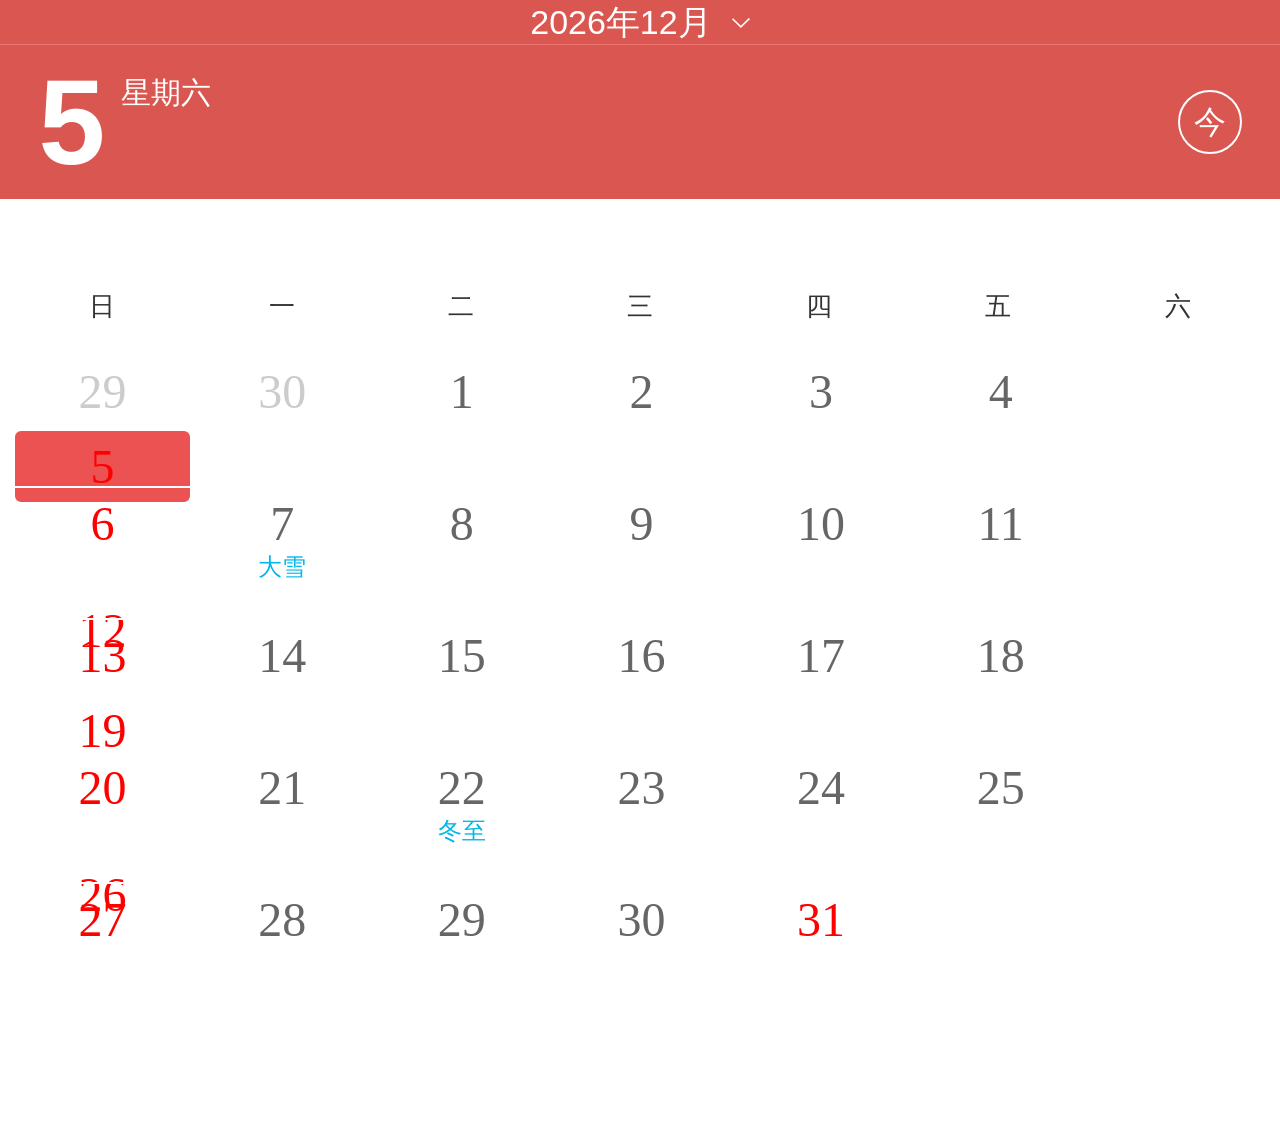
<file: web/static/pub/calendar/index.html>
<!DOCTYPE html>
<html lang="en">

<head>
    <meta charset="UTF-8">
    <title>万年历</title>
    <meta content="yes" name="apple-mobile-web-app-capable">
    <meta content="yes" name="apple-touch-fullscreen">
    <meta name="viewport" content="width=device-width, initial-scale=1,maximum-scale=1,maximum-scale=1, minimum-scale=1, user-scalable=no">
    <link rel="stylesheet" href="css/common.css">
    <link rel="stylesheet" href="css/index.css">
    <link rel="stylesheet" href="css/swiper-3.3.1.min.css">
    <script src="js/jquery-1.11.0.js"></script>
    <script type="text/javascript" src="js/swiper-3.3.1.min.js"></script>
</head>

<body>
   

    <!-- 加载ing -->
        <div class="loading loading1 covers" >
            <div class="loading-bj"></div>
            <p>加载中...</p>
        </div>
    <!-- 加载ing END -->
    <section class="out-wrap">
        <div class="header-main">
             <section class="header">
                  <div class="child return"><!-- <i></i> --></div>
                  <div class="child date">
                     <em class="f34" id="ymym">2016年06月</em>
                     <i></i> 
                  </div>
             </section>
             <section class="day">
                    <section class="grid clearfix">
                        <div class="day-left clearfix">
                            <h1 id="top_shu">20</h1>
                            <div class="top-contrl">
                                <p><em id="top_week">星期二</em></p>
                                <div><i id="top_yue">八月廿十</i></div>
                                <!-- <p><em id="ymym" class="date">2016年06月</em><span></span></p>
                                <div><i id="top_yue">八月廿十</i><em id="top_week">星期二</em></div> -->
                            </div>
                        </div>
                        <div class="day-right clearfix">
                            <div class="yun">
                                <span class="js_jin">今</span>
                            </div>
                        </div>
                    </section>
             </section>
             <!-- end day -->
        </div>
        <!-- end header -->
        <section class="content">
            
            <section class="week">
                <ul class="clearfix f28">
                    <li><a href="#">日</a></li>
                    <li><a href="#">一</a></li>
                    <li><a href="#">二</a></li>
                    <li><a href="#">三</a></li>
                    <li><a href="#">四</a></li>
                    <li><a href="#">五</a></li>
                    <li><a href="#">六</a></li>
                </ul>
            </section>
            <section class="calenda">
                <div class="swiper-container">
                    <div class="swiper-wrapper">
                        <div class="swiper-slide">
                            <table id="now1" class="tables">
                                <tr class="">
                                    <td class=" list"><i>12</i><em>中秋</em></td>
                                </tr>
                            </table>
                        </div>
                        <div class="swiper-slide">
                            <table id="now2" class="tables">
                                <tr class="">
                                    <td class=" list"><i>12</i><em>中秋</em></td>
                                    <td class=" list"><i>12</i><em>中秋</em></td>
                                    <td class=" list"><i>12</i><em>中秋</em></td>
                                    <td class=" list"><i>12</i><em>中秋</em></td>
                                    <td class=" list"><i>12</i><em>中秋</em></td>
                                    <td class=" list"><i>12</i><em>中秋</em></td>
                                    <td class=" list"><i>12</i><em>中秋</em></td>
                                </tr>
                            </table>
                        </div>
                        <div class="swiper-slide">
                            <table id="now3" class="tables">
                                <tr class="">
                                    <td class="list"><i>12</i><em>中秋</em></td>
                                </tr>
                            </table>
                        </div>
                    </div>
                </div>
            </section>
            
            <!-- end calenda -->
        </section>
        <!-- end content -->
        <section class="prorup"></section>
        <!-- 弹窗 -->
        <div class="tc"></div>
        <div class="tc-innner">
            <h2>
               <!--  <div class="title-right">
                    <div class="gl zblck active">公历</div>
                    <div class="nl zblck">农历</div>
                </div> -->
                选择日期
            </h2>
            <div class="current-time">
                <i class="i-year">1900</i><i class="i-month">1</i><i class="i-date">1</i>
            </div>
            <div class="swiper-box">
                <i class="i1"></i>
                <i class="i2"></i>
                <i class="i3"></i>
                <div class="swiper-box-li">
                    <div class="swiper-container2 nbxs">
                        <div class="swiper-wrapper year">
                            <div class="swiper-slide">1900年</div>
                            <div class="swiper-slide">1901年</div>
                            <div class="swiper-slide">1902年</div>
                            <div class="swiper-slide">1903年</div>
                            <div class="swiper-slide">1904年</div>
                            <div class="swiper-slide">1905年</div>
                            <div class="swiper-slide">1906年</div>
                            <div class="swiper-slide">1907年</div>
                            <div class="swiper-slide">1908年</div>
                            <div class="swiper-slide">1909年</div>
                            <div class="swiper-slide">1910年</div>
                            <div class="swiper-slide">1911年</div>
                            <div class="swiper-slide">1912年</div>
                            <div class="swiper-slide">1913年</div>
                            <div class="swiper-slide">1914年</div>
                            <div class="swiper-slide">1915年</div>
                            <div class="swiper-slide">1916年</div>
                            <div class="swiper-slide">1917年</div>
                            <div class="swiper-slide">1918年</div>
                            <div class="swiper-slide">1919年</div>
                            <div class="swiper-slide">1920年</div>
                            <div class="swiper-slide">1921年</div>
                            <div class="swiper-slide">1922年</div>
                            <div class="swiper-slide">1923年</div>
                            <div class="swiper-slide">1924年</div>
                            <div class="swiper-slide">1925年</div>
                            <div class="swiper-slide">1926年</div>
                            <div class="swiper-slide">1927年</div>
                            <div class="swiper-slide">1928年</div>
                            <div class="swiper-slide">1929年</div>
                            <div class="swiper-slide">1930年</div>
                            <div class="swiper-slide">1931年</div>
                            <div class="swiper-slide">1932年</div>
                            <div class="swiper-slide">1933年</div>
                            <div class="swiper-slide">1934年</div>
                            <div class="swiper-slide">1935年</div>
                            <div class="swiper-slide">1936年</div>
                            <div class="swiper-slide">1937年</div>
                            <div class="swiper-slide">1938年</div>
                            <div class="swiper-slide">1939年</div>
                            <div class="swiper-slide">1940年</div>
                            <div class="swiper-slide">1941年</div>
                            <div class="swiper-slide">1942年</div>
                            <div class="swiper-slide">1943年</div>
                            <div class="swiper-slide">1944年</div>
                            <div class="swiper-slide">1945年</div>
                            <div class="swiper-slide">1946年</div>
                            <div class="swiper-slide">1947年</div>
                            <div class="swiper-slide">1948年</div>
                            <div class="swiper-slide">1949年</div>
                            <div class="swiper-slide">1950年</div>
                            <div class="swiper-slide">1951年</div>
                            <div class="swiper-slide">1952年</div>
                            <div class="swiper-slide">1953年</div>
                            <div class="swiper-slide">1954年</div>
                            <div class="swiper-slide">1955年</div>
                            <div class="swiper-slide">1956年</div>
                            <div class="swiper-slide">1957年</div>
                            <div class="swiper-slide">1958年</div>
                            <div class="swiper-slide">1959年</div>
                            <div class="swiper-slide">1960年</div>
                            <div class="swiper-slide">1961年</div>
                            <div class="swiper-slide">1962年</div>
                            <div class="swiper-slide">1963年</div>
                            <div class="swiper-slide">1964年</div>
                            <div class="swiper-slide">1965年</div>
                            <div class="swiper-slide">1966年</div>
                            <div class="swiper-slide">1967年</div>
                            <div class="swiper-slide">1968年</div>
                            <div class="swiper-slide">1969年</div>
                            <div class="swiper-slide">1970年</div>
                            <div class="swiper-slide">1971年</div>
                            <div class="swiper-slide">1972年</div>
                            <div class="swiper-slide">1973年</div>
                            <div class="swiper-slide">1974年</div>
                            <div class="swiper-slide">1975年</div>
                            <div class="swiper-slide">1976年</div>
                            <div class="swiper-slide">1977年</div>
                            <div class="swiper-slide">1978年</div>
                            <div class="swiper-slide">1979年</div>
                            <div class="swiper-slide">1980年</div>
                            <div class="swiper-slide">1981年</div>
                            <div class="swiper-slide">1982年</div>
                            <div class="swiper-slide">1983年</div>
                            <div class="swiper-slide">1984年</div>
                            <div class="swiper-slide">1985年</div>
                            <div class="swiper-slide">1986年</div>
                            <div class="swiper-slide">1987年</div>
                            <div class="swiper-slide">1988年</div>
                            <div class="swiper-slide">1989年</div>
                            <div class="swiper-slide">1990年</div>
                            <div class="swiper-slide">1991年</div>
                            <div class="swiper-slide">1992年</div>
                            <div class="swiper-slide">1993年</div>
                            <div class="swiper-slide">1994年</div>
                            <div class="swiper-slide">1995年</div>
                            <div class="swiper-slide">1996年</div>
                            <div class="swiper-slide">1997年</div>
                            <div class="swiper-slide">1998年</div>
                            <div class="swiper-slide">1999年</div>
                            <div class="swiper-slide">2000年</div>
                            <div class="swiper-slide">2001年</div>
                            <div class="swiper-slide">2002年</div>
                            <div class="swiper-slide">2003年</div>
                            <div class="swiper-slide">2004年</div>
                            <div class="swiper-slide">2005年</div>
                            <div class="swiper-slide">2006年</div>
                            <div class="swiper-slide">2007年</div>
                            <div class="swiper-slide">2008年</div>
                            <div class="swiper-slide">2009年</div>
                            <div class="swiper-slide">2010年</div>
                            <div class="swiper-slide">2011年</div>
                            <div class="swiper-slide">2012年</div>
                            <div class="swiper-slide">2013年</div>
                            <div class="swiper-slide">2014年</div>
                            <div class="swiper-slide">2015年</div>
                            <div class="swiper-slide">2016年</div>
                            <div class="swiper-slide">2017年</div>
                            <div class="swiper-slide">2018年</div>
                            <div class="swiper-slide">2019年</div>
                            <div class="swiper-slide">2020年</div>
                            <div class="swiper-slide">2021年</div>
                            <div class="swiper-slide">2022年</div>
                            <div class="swiper-slide">2023年</div>
                            <div class="swiper-slide">2024年</div>
                            <div class="swiper-slide">2025年</div>
                            <div class="swiper-slide">2026年</div>
                            <div class="swiper-slide">2027年</div>
                            <div class="swiper-slide">2028年</div>
                            <div class="swiper-slide">2029年</div>
                            <div class="swiper-slide">2030年</div>
                            <div class="swiper-slide">2031年</div>
                            <div class="swiper-slide">2032年</div>
                            <div class="swiper-slide">2033年</div>
                            <div class="swiper-slide">2034年</div>
                            <div class="swiper-slide">2035年</div>
                            <div class="swiper-slide">2036年</div>
                            <div class="swiper-slide">2037年</div>
                            <div class="swiper-slide">2038年</div>
                            <div class="swiper-slide">2039年</div>
                            <div class="swiper-slide">2040年</div>
                            <div class="swiper-slide">2041年</div>
                            <div class="swiper-slide">2042年</div>
                            <div class="swiper-slide">2043年</div>
                            <div class="swiper-slide">2044年</div>
                            <div class="swiper-slide">2045年</div>
                            <div class="swiper-slide">2046年</div>
                            <div class="swiper-slide">2047年</div>
                            <div class="swiper-slide">2048年</div>
                            <div class="swiper-slide">2049年</div>
                        </div>
                    </div>
                </div>
                <div class="swiper-box-li">
                    <div class="swiper-container3 nbxs">
                        <div class="swiper-wrapper month">
                            <div class="swiper-slide">1月</div>
                            <div class="swiper-slide">2月</div>
                            <div class="swiper-slide">3月</div>
                            <div class="swiper-slide">4月</div>
                            <div class="swiper-slide">5月</div>
                            <div class="swiper-slide">6月</div>
                            <div class="swiper-slide">7月</div>
                            <div class="swiper-slide">8月</div>
                            <div class="swiper-slide">9月</div>
                            <div class="swiper-slide">10月</div>
                            <div class="swiper-slide">11月</div>
                            <div class="swiper-slide">12月</div>
                        </div>
                    </div>
                </div>
                <div class="swiper-box-li">
                    <div class="swiper-container4 nbxs">
                        <div class="swiper-wrapper date">
                            <div class="swiper-slide">1日</div>
                            <div class="swiper-slide">2日</div>
                            <div class="swiper-slide">3日</div>
                            <div class="swiper-slide">4日</div>
                            <div class="swiper-slide">5日</div>
                            <div class="swiper-slide">6日</div>
                            <div class="swiper-slide">7日</div>
                            <div class="swiper-slide">8日</div>
                            <div class="swiper-slide">9日</div>
                            <div class="swiper-slide">10日</div>
                            <div class="swiper-slide">11日</div>
                            <div class="swiper-slide">12日</div>
                            <div class="swiper-slide">13日</div>
                            <div class="swiper-slide">14日</div>
                            <div class="swiper-slide">15日</div>
                            <div class="swiper-slide">16日</div>
                            <div class="swiper-slide">17日</div>
                            <div class="swiper-slide">18日</div>
                            <div class="swiper-slide">19日</div>
                            <div class="swiper-slide">20日</div>
                            <div class="swiper-slide">21日</div>
                            <div class="swiper-slide">22日</div>
                            <div class="swiper-slide">23日</div>
                            <div class="swiper-slide">24日</div>
                            <div class="swiper-slide">25日</div>
                            <div class="swiper-slide">26日</div>
                            <div class="swiper-slide">27日</div>
                            <div class="swiper-slide">28日</div>
                            <div class="swiper-slide">29日</div>
                            <div class="swiper-slide">30日</div>
                            <div class="swiper-slide">31日</div>
                        </div>
                    </div>
                </div>
            </div>
            <div class="tc-bot">
                <div class="tc-bot-left">回到今天</div>
                <div class="tc-bot-right">确定</div>
                <i></i>
            </div>
        </div>
    </section>
    <script type="text/javascript" src="js/common.js"></script>
    <script>

    //全局的年月日，适用于任何时候获取今天的年月日。（很重要）
    var sev_m, sev_y, sev_d, active = 3;
    var mySwiper = new Swiper('.swiper-container', {
        initialSlide: 1,
        loop: true,
        speed: 400,

        followFinger: false,
        prevButton: '.js_prev',
        nextButton: '.js_next',
        onSlideChangeStart: function(swiper) {
            //swiper.params.allowSwipeToPrev = false;
            swiper.lockSwipes();

        },

        onSlideChangeEnd: function(swiper) {

            var nows = $(".swiper-slide-active").find("table").attr("id");
            if (nows == 'now2')
                return;
            nows = parseInt(nows.substr(1, 1));
            //console.log(active,nows);
            if (nows == active)
                return;
            if (active == 4 && nows == 5) {
                var fors = 1;

                sev_m++;
                if (sev_m > 12) {
                    sev_m = 1;
                    sev_y++;
                }
                var nowweak = new Date(sev_y, sev_m - 1, 1).getDay();
                get_first(nowweak, sev_y, sev_m, 0, "d2");

                var lastm = sev_m - 1;
                var lasty = sev_y;
                if (lastm < 1) {
                    lastm = 12;
                    lasty--;
                }

                var nm = sev_m + 1;
                var ny = sev_y;
                if (nm > 12) {
                    nm = 1;
                    ny++;
                }
                var nowweak = new Date(ny, nm - 1, 1).getDay();
                var lastweek = new Date(lasty, lastm - 1, 1).getDay();
                get_first(lastweek, lasty, lastm, 0, "d" + fors);
                get_first(nowweak, ny, nm, 0, "d3");
                $("#ymym").html(sev_y + "年" + sev_m + "月");
                active = 5;
            } else if (active == 2 && nows == 1) {
                var fors = 5;

                var nextweak = new Date(sev_y, sev_m - 1, 1).getDay();
                get_first(nextweak, sev_y, sev_m, 0, "d" + fors);
                sev_m--;
                if (sev_m < 1) {
                    sev_m = 12;
                    sev_y--;
                }
                var nowweak = new Date(sev_y, sev_m - 1, 1).getDay();
                get_first(nowweak, sev_y, sev_m, 0, "d4");

                var nm = sev_m - 1;
                var ny = sev_y;
                if (nm < 1) {
                    nm = 12;
                    ny--;
                }
                var nowweak = new Date(ny, nm - 1, 1).getDay();
                //get_first(nowweak, ny, nm, 0, "d4");
                get_first(nowweak, ny, nm, 0, "d3");
                $("#ymym").html(sev_y + "年" + sev_m + "月");
                active = 1;
            } else if (active == 5 && nows == 3) {
                var fors = 4;

                var lastm = sev_m;
                var lasty = sev_y;

                sev_m++;
                if (sev_m > 12) {
                    sev_m = 1;
                    sev_y++;
                }

                var nm = sev_m + 1;
                var ny = sev_y;
                if (nm > 12) {
                    nm = 1;
                    ny++;
                }
                var nowweak = new Date(ny, nm - 1, 1).getDay();
                get_first(nowweak, ny, nm, 0, "d" + fors);
                var nowweak = new Date(lasty, lastm - 1, 1).getDay();
                get_first(nowweak, lasty, lastm, 0, "d2");
                $("#ymym").html(sev_y + "年" + sev_m + "月");
                active = 3;
            } else if (active == 1 && nows == 3) {
                var fors = 2;

                var lastm = sev_m;
                var lasty = sev_y;

                sev_m--;
                if (sev_m < 1) {
                    sev_m = 12;
                    sev_y--;
                }

                var nm = sev_m - 1;
                var ny = sev_y;
                if (nm < 1) {
                    nm = 12;
                    ny--;
                }
                var nowweak = new Date(ny, nm - 1, 1).getDay();
                get_first(nowweak, ny, nm, 0, "d" + fors);
                var nowweak = new Date(lasty, lastm - 1, 1).getDay();
                get_first(nowweak, lasty, lastm, 0, "d4");
                $("#ymym").html(sev_y + "年" + sev_m + "月");
                active = 3;
            } else if (active == 1 && nows == 5) {
                var fors = 3;

                var lastm = sev_m;
                var lasty = sev_y;

                sev_m++;
                if (sev_m > 12) {
                    sev_m = 1;
                    sev_y++;
                }

                var nm = sev_m + 1;
                var ny = sev_y;
                if (nm > 12) {
                    nm = 1;
                    ny++;
                }
                var nowweak = new Date(ny, nm - 1, 1).getDay();
                get_first(nowweak, ny, nm, 0, "d" + fors);
                $("#ymym").html(sev_y + "年" + sev_m + "月");
                active = 5;
            } else if (active == 5 && nows == 1) {
                var fors = 3;


                sev_m--;
                if (sev_m < 1) {
                    sev_m = 12;
                    sev_y--;
                }
                var lastm = sev_m;
                var lasty = sev_y;

                var nm = sev_m - 1;
                var ny = sev_y;
                if (nm < 1) {
                    nm = 12;
                    ny--;
                }
                var nowweak = new Date(ny, nm - 1, 1).getDay();
                var lastweak = new Date(lasty, sev_m - 1, 1).getDay();
                get_first(nowweak, ny, nm, 0, "d" + fors);
                console.log(lasty,lastm)
                get_first(lastweak, lasty, sev_m, 0, "d4");
                $("#ymym").html(sev_y + "年" + sev_m + "月");
                active = 1;
            } else if (active > nows) {
                var fors = nows - 1;
                if (fors < 1)
                    fors = 5;

                sev_m--;
                if (sev_m < 1) {
                    sev_m = 12;
                    sev_y--;
                }

                var nm = sev_m - 1;
                var ny = sev_y;
                if (nm < 1) {
                    nm = 12;
                    ny--;
                }
                var nowweak = new Date(ny, nm - 1, 1).getDay();
                get_first(nowweak, ny, nm, 0, "d" + fors);
                $("#ymym").html(sev_y + "年" + sev_m + "月");
                active = nows;
            } else if (active < nows) {
                var fors = nows + 1;
                if (fors > 5)
                    fors = 1;

                sev_m++;
                if (sev_m > 12) {
                    sev_m = 1;
                    sev_y++;
                }

                var nm = sev_m + 1;
                var ny = sev_y;
                if (nm > 12) {
                    nm = 1;
                    ny++;
                }
                var nowweak = new Date(ny, nm - 1, 1).getDay();
                get_first(nowweak, ny, nm, 0, "d" + fors);
                $("#ymym").html(sev_y + "年" + sev_m + "月");
                active = nows;
            }
            var trLength = $("#d"+nows).find("tr").length;
            if(trLength==6){
              $(".swiper-container").css("paddingBottom",".45rem");
            }else{
              $(".swiper-container").css("paddingBottom","");
                
            }
            swiper.unlockSwipes();
        }

    })
    </script>
    <script>
    var yl = [31, 28, 31, 30, 31, 30, 31, 31, 30, 31, 30, 31];
    window.onload = function() {
        $("#now3").attr("id", "d1");
        $("#now1").attr("id", "d2");
        $("#now2").attr("id", "d3");
        $("#now3").attr("id", "d4");
        $("#now1").attr("id", "d5");
        var globledate = new Date();
        var y = globledate.getFullYear();
        var m = globledate.getMonth() + 1;
        var d = globledate.getDate();
        sev_m = m;
        sev_y = y;
        sev_d = d;
        var nowweak = new Date(y, m - 1, 1).getDay();
        if (nowweak == 7) nowweak = 0;
        get_first(nowweak, y, m, d, "d3");
        set_top(0);

        m = m + 1;
        if (m > 12) {
            m = 1;
            y += 1;
        }
        nowweak = new Date(y, m - 1, 1).getDay();
        get_first(nowweak, y, m, 0, "d4");

        m = sev_m - 1;
        if (m < 1) {
            m = 12;
            y = sev_y - 1;
        }
        nowweak = new Date(y, m - 1, 1).getDay();
        get_first(nowweak, y, m, 0, "d2");

        $("#ymym").html(sev_y + "年" + sev_m + "月");

        $(".js_jin").click(function() {
            active = 3;
            var globledate = new Date();
            var y = globledate.getFullYear();
            var m = globledate.getMonth() + 1;
            var d = globledate.getDate();
            sev_m = m;
            sev_y = y;
            sev_d = d;
            var nowweak = new Date(y, m - 1, 1).getDay();
            if (nowweak == 7) nowweak = 0;
            get_first(nowweak, y, m, d, "d3");
            set_top(0);

            m = m + 1;
            if (m > 12) {
                m = 1;
                y += 1;
            }
            nowweak = new Date(y, m - 1, 1).getDay();
            get_first(nowweak, y, m, 0, "d4");

            m = sev_m - 1;
            if (m < 1) {
                m = 12;
                y = sev_y - 1;
            }
            nowweak = new Date(y, m - 1, 1).getDay();
            get_first(nowweak, y, m, 0, "d2");

            $("#ymym").html(sev_y + "年" + sev_m + "月");
            mySwiper.slideTo(2, 500, false);
        });
        mySwiper.unlockSwipes();
    };
    //$(window).ajaxStart(function(){
    //    $(".covers").show();
    //  })
    //  $(window).ajaxStop(function(){
    //    $(".covers").hide();
    //  });
    function jump(yyyy, mm, dd) {
        sev_y = parseInt(yyyy);
        sev_m = parseInt(mm);
        sev_d = parseInt(dd);

        active = 3;
        var globledate = new Date(yyyy, parseInt(mm) - 1, parseInt(dd));
        //var nowweak = globledate.getDay();
        var y = globledate.getFullYear();
        var m = globledate.getMonth() + 1;
        var d = globledate.getDate();
        //console.log("globledate:",y,m,d);

        var sev_m_tmp = m;
        var sev_y_tmp = y;
        var sev_d_tmp = d;
        var nowweak = new Date(y, m - 1, 1).getDay();
        if (nowweak == 7) nowweak = 0;
        get_first(nowweak, y, m, d, "d3");
        //set_top(0);

        m = m + 1;
        if (m > 12) {
            m = 1;
            y += 1;
        }
        nowweak = new Date(y, m - 1, 1).getDay();
        get_first(nowweak, y, m, 0, "d4");

        m = sev_m - 1;
        if (m < 1) {
            m = 12;
            y = sev_y - 1;
        }
        nowweak = new Date(y, m - 1, 1).getDay();
        get_first(nowweak, y, m, 0, "d2");

        $("#ymym").html(sev_y + "年" + sev_m + "月");
        $(".covers").hide();
        mySwiper.slideTo(2, 500, false);
        click_sev();

    }

    function click_sev() {
        $("#d3").find("td").each(function() {
            if ($(this).attr("data_y") == sev_y && $(this).attr("data_m") == sev_m && $(this).attr("data_d") == sev_d) {
                $(this).click();
            }
        });
    }

    function get_first(a, b, c, d, e) {
        var str = '<tr>';
        if ((c - 2) < 0) {
            var ldays = 31;
            var lm = 12;
            var lb = b - 1;
        } else {
            var ldays = yl[c - 2];
            var lm = c - 1;
            var lb = b;
        }

        if (c == 12) {
            var xdays = 31;
            var xm = 1;
            var xb = b + 1;
        } else {
            var xdays = yl[c];
            var xm = c + 1;
            var xb = b;
        }

        if (ldays == 28) {
            if ((lb % 4 == 0 && lb % 100 != 0) || (lb % 100 == 0 && lb % 400 == 0)) {
                ldays = 29;
            }
        }

        if (xdays == 28) {
            if ((xb % 4 == 0 && xb % 100 != 0) || (xb % 100 == 0 && xb % 400 == 0)) {
                xdays = 29;
            }
        }
        var dd;
        if (yl[c - 1] == 28) {
            if ((b % 4 == 0 && b % 100 != 0) || (b % 100 == 0 && b % 400 == 0)) {
                dd = 29;
            } else {
                dd = 28;
            }
        } else {
            dd = yl[c - 1];
        }

        var num = 1;

        for (var i = a; i > 0; i--) {
            var bday = ldays - i + 1;
            var ly = LunarDate.GetLunarDayDetail(lb, lm, bday);
            var jq = getjq(lb, lm, bday);
            if (jq) {
                ly = '<font color="#00b7ec">' + jq;
            }
            var jd = "";
            var hb = lb + "-" + lm + "-" + bday;

            // if (fj.indexOf(hb) >= 0) {
            //     jd = "<span class='fangjia'></span>";
            // }
            // if (sb.indexOf(hb) >= 0) {
            //     jd = "<span class='shangban'></span>";
            // }
            // if (gj.indexOf(hb) >= 0) {
            //     ly = '<font color="#00b7ec">' + gjs[gj.indexOf(hb)];
            // }
            str += ' <td data_y="' + lb + '" data_m="' + lm + '" data_d="' + bday + '" class="list not_this js_up"><i>' + bday + '</i><em>' + ly + '</em>' + jd + '</td>';
            if (num % 7 == 0) {
                str += '</tr><tr>';
            }
            num++;
        }

        for (var i = 1; i <= dd; i++) {
            var bday = ldays - i + 1;
            var ly = LunarDate.GetLunarDayDetail(b, c, i);
            var jq = getjq(b, c, i);
            if (jq) {
                ly = '<font color="#00b7ec">' + jq;
            }
            var jd = "";
            var hb = b + "-" + c + "-" + i;
            if (new Date().getDate() == i && b == new Date().getFullYear() && c == (new Date().getMonth() + 1)) {
                str += ' <td data_y="' + b + '" data_m="' + c + '" data_d="' + i + '" class="list today"><i>' + i + '</i><em>' + ly + '</em>' + jd + '</td>';
            } else {
                str += ' <td data_y="' + b + '" data_m="' + c + '" data_d="' + i + '" class="list"><i>' + i + '</i><em>' + ly + '</em>' + jd + '</td>';
            }

            if (num % 7 == 0) {
                str += '</tr><tr>';
            }
            num++;
        }

         var last = 42 - a - dd;
         if(last<=6){

            for (var i = 1; i <= last; i++) {
                var ly = LunarDate.GetLunarDayDetail(xb, xm, i);
                var jq = getjq(xb, xm, i);
                if (jq) {
                    ly = '<font color="#00b7ec">' + jq;
                }
                var jd = "";
                var hb = xb + "-" + xm + "-" + i;
                str += ' <td data_y="' + xb + '" data_m="' + xm + '" data_d="' + i + '" class="list not_this js_down"><i>' + i + '</i><em>' + ly + '</em>' + jd + '</td>';
                if (num % 7 == 0) {
                    str += '</tr><tr>';
                }
                num++;
            }
        }
        if(str.substring(str.length-4,str.length)=="<tr>"){
            str = str.substring(0,str.length-4);
        }
        document.getElementById(e).innerHTML = str;
        bind_click(e);
    }

    function bind_click(a) {
        $("#" + a).find("td").unbind("click");
        $("#" + a).find("td").each(function() {
            if ($(this).hasClass('not_this')) {
                $(this).click(function() {
                    jump($(this).attr('data_y'), $(this).attr('data_m'), $(this).attr('data_d'));
                });
            } else {
                $(this).click(function() {
                    set_top($(this));
                });
            }
        });
    }


    function set_top(a) {
        if (!a) {
            var weeks = ['星期一', '星期二', '星期三', '星期四', '星期五', '星期六', '星期日'];
            var data = new Date();
            var weekk = weeks[data.getDay() - 1];
            var yue = LunarDate.GetLunarDay(data.getFullYear(), data.getMonth(), data.getDate());
            var shu = data.getDate();
            document.getElementById("top_shu").innerHTML = shu;
            sev_d = parseInt(shu);
            document.getElementById("top_week").innerHTML = weekk;
            document.getElementById("top_yue").innerHTML = yue;
        } else {
            var weeks = ['星期日', '星期一', '星期二', '星期三', '星期四', '星期五', '星期六'];
            var y = a.attr("data_y");
            var m = parseInt(a.attr("data_m")) - 1;
            if (m < 0) m = 11;
            var d = parseInt(a.attr("data_d"));
            var weekk = weeks[new Date(y, m, d).getDay()];
            var ms = parseInt(a.attr("data_m"));
            var yue = LunarDate.GetLunarDay(y, ms, d);
            document.getElementById("top_shu").innerHTML = d;
            sev_d = parseInt(d);
            document.getElementById("top_week").innerHTML = weekk;
            document.getElementById("top_yue").innerHTML = yue;
            $(".xuanzhong").removeClass('xuanzhong');
            a.addClass("xuanzhong");
        }
    }

    var LunarDate = {
        madd: new Array(0, 31, 59, 90, 120, 151, 181, 212, 243, 273, 304, 334),
        HsString: '甲乙丙丁戊己庚辛壬癸',
        EbString: '子丑寅卯辰巳午未申酉戌亥',
        NumString: "一二三四五六七八九十",
        MonString: "正二三四五六七八九十冬腊",
        CalendarData: new Array(0xA4B, 0x5164B, 0x6A5, 0x6D4, 0x415B5, 0x2B6, 0x957, 0x2092F, 0x497, 0x60C96, 0xD4A, 0xEA5, 0x50DA9, 0x5AD, 0x2B6, 0x3126E, 0x92E, 0x7192D, 0xC95, 0xD4A, 0x61B4A, 0xB55, 0x56A, 0x4155B, 0x25D, 0x92D, 0x2192B, 0xA95, 0x71695, 0x6CA, 0xB55, 0x50AB5, 0x4DA, 0xA5B, 0x30A57, 0x52B, 0x8152A, 0xE95, 0x6AA, 0x615AA, 0xAB5, 0x4B6, 0x414AE, 0xA57, 0x526, 0x31D26, 0xD95, 0x70B55, 0x56A, 0x96D, 0x5095D, 0x4AD, 0xA4D, 0x41A4D, 0xD25, 0x81AA5, 0xB54, 0xB6A, 0x612DA, 0x95B, 0x49B, 0x41497, 0xA4B, 0xA164B, 0x6A5, 0x6D4, 0x615B4, 0xAB6, 0x957, 0x5092F, 0x497, 0x64B, 0x30D4A, 0xEA5, 0x80D65, 0x5AC, 0xAB6, 0x5126D, 0x92E, 0xC96, 0x41A95, 0xD4A, 0xDA5, 0x20B55, 0x56A, 0x7155B, 0x25D, 0x92D, 0x5192B, 0xA95, 0xB4A, 0x416AA, 0xAD5, 0x90AB5, 0x4BA, 0xA5B, 0x60A57, 0x52B, 0xA93, 0x40E95),
        Year: null,
        Month: null,
        Day: null,
        TheDate: null,
        GetBit: function(m, n) {
            return (m >> n) & 1;
        },
        e2c: function() {
            this.TheDate = (arguments.length != 3) ? new Date() : new Date(arguments[0], arguments[1], arguments[2]);
            var total, m, n, k;
            var isEnd = false;
            var tmp = this.TheDate.getFullYear();
            total = (tmp - 1921) * 365 + Math.floor((tmp - 1921) / 4) + this.madd[this.TheDate.getMonth()] + this.TheDate.getDate() - 38;
            if (this.TheDate.getYear() % 4 == 0 && this.TheDate.getMonth() > 1) {
                total++;
            }
            for (m = 0;; m++) {
                k = (this.CalendarData[m] < 0xfff) ? 11 : 12;
                for (n = k; n >= 0; n--) {
                    if (total <= 29 + this.GetBit(this.CalendarData[m], n)) {
                        isEnd = true;
                        break;
                    }
                    total = total - 29 - this.GetBit(this.CalendarData[m], n);
                }
                if (isEnd)
                    break;
            }
            this.Year = 1921 + m;
            this.Month = k - n + 1;
            this.Day = total;
            if (k == 12) {
                if (this.Month == Math.floor(this.CalendarData[m] / 0x10000) + 1) {
                    this.Month = 1 - this.Month;
                }
                if (this.Month > Math.floor(this.CalendarData[m] / 0x10000) + 1) {
                    this.Month--;
                }
            }
        },
        GetcDateString: function(tip) {
            if (tip == 1) {
                var ts = (this.Day < 11) ? "初" : ((this.Day < 20) ? "十" : ((this.Day < 30) ? "廿" : "三十"));
                if (this.Day % 10 != 0 || this.Day == 10) {
                    ts += this.NumString.charAt((this.Day - 1) % 10);
                }
                return ts;
            }
            var tmp = "";
            // tmp += this.HsString.charAt((this.Year - 4) % 10);  
            // tmp += this.EbString.charAt((this.Year - 4) % 12);  
            // tmp += "年 ";  
            if (this.Month < 1) {
                //tmp += "(闰)";  
                tmp += this.MonString.charAt(-this.Month - 1);
            } else {
                tmp += this.MonString.charAt(this.Month - 1);
            }
            tmp += "月";
            tmp += (this.Day < 11) ? "初" : ((this.Day < 20) ? "十" : ((this.Day < 30) ? "廿" : "三十"));
            if (this.Day % 10 != 0 || this.Day == 10) {
                tmp += this.NumString.charAt((this.Day - 1) % 10);
            }
            return tmp;
        },
        GetLunarDay: function(solarYear, solarMonth, solarDay) {
            if (solarYear < 1921 || solarYear > 2020) {
                return "";
            } else {
                solarMonth = (parseInt(solarMonth) > 0) ? (solarMonth - 1) : 11;
                this.e2c(solarYear, solarMonth, solarDay);
                return this.GetcDateString(0);
            }
        },
        GetLunarDayDetail: function(solarYear, solarMonth, solarDay) {
            if (solarYear < 1921 || solarYear > 2020) {
                return "";
            } else {
                solarMonth = (parseInt(solarMonth) > 0) ? (solarMonth - 1) : 11;
                this.e2c(solarYear, solarMonth, solarDay);
                return this.GetcDateString(1);
            }
        }
    };

    function getjq(yyyy, mm, dd) {
        if(yyyy==2016&&mm==12&&dd==7){
            return "大雪";
        }
        if(yyyy==2016&&mm==12&&dd==6){
            return "";
        }
        mm = mm - 1;
        var sTermInfo = new Array(0, 21208, 42467, 63836, 85337, 107014, 128867, 150921, 173149, 195551, 218072, 240693, 263343, 285989, 308563, 331033, 353350, 375494, 397447, 419210, 440795, 462224, 483532, 504758);
        var solarTerm = new Array("小寒", "大寒", "立春", "雨水", "惊蛰", "春分", "清明", "谷雨", "立夏", "小满", "芒种", "夏至", "小暑", "大暑", "立秋", "处暑", "白露", "秋分", "寒露", "霜降", "立冬", "小雪", "大雪", "冬至");
        var tmp1 = new Date((31556925974.7 * (yyyy - 1900) + sTermInfo[mm * 2 + 1] * 60000) + Date.UTC(1900, 0, 6, 2, 5));
        var tmp2 = tmp1.getUTCDate();
        var solarTerms = "";
        if (tmp2 == dd)
            solarTerms = solarTerm[mm * 2 + 1];
        tmp1 = new Date((31556925974.7 * (yyyy - 1900) + sTermInfo[mm * 2] * 60000) + Date.UTC(1900, 0, 6, 2, 5));
        tmp2 = tmp1.getUTCDate();
        if (tmp2 == dd)
            solarTerms = solarTerm[mm * 2];
        return solarTerms;
    }

    $(function() {

        $(".prorup").on("click", function() {
            $(".prorup").hide();
            $(".jie").hide();
            $(".layer").hide();
        });

        $(".jqclass").click(function() {
            var riziss = $(this).attr('data');
            var srt = riziss.split("-");
            $(".prorup").hide();
            $(".layer").hide();
            jump(srt[0], srt[1], srt[2]);
            $(".jie").hide();
        });

    });

    $('.date').on('click', function() {

        $('.tc').show();
        $('.tc-innner').show();
       
        tc();

    });

    var e = 1;

    function tc() {
        var b, c, d;
        var myDate = new Date();

        if (e == 0) {
            b = myDate.getFullYear() - 1900;
            c = myDate.getMonth();
            d = myDate.getDate()-1;
           
        } else {
            b = sev_y - 1900;
            c = sev_m - 1;
            d = sev_d - 1;
            

        }
        e = 1;
        var mySwiper = new Swiper('.swiper-container2', {
            direction: 'vertical',
            initialSlide: b,
            slidesPerView: 'auto',
            roundLengths: true,
            centeredSlides: true,

            watchSlidesProgress: true,
            watchSlidesVisibility: true,

            freeMode: true,
            freeModeMomentumRatio: 1,
            freeModeSticky: true,
            onTouchMove: function(swiper) {
                var b1 = $('.year').children('.swiper-slide-active').html();
                $('.i-year').html(b1);
            },
            onSlideChangeEnd: function(swiper) {
                var b1 = $('.year').children('.swiper-slide-active').html();
                $('.i-year').html(b1);
            },


        });
        var mySwiper = new Swiper('.swiper-container3', {
            direction: 'vertical',
            initialSlide: c,
            slidesPerView: 'auto',
            roundLengths: true,
            centeredSlides: true,

            watchSlidesProgress: true,
            watchSlidesVisibility: true,

            freeMode: true,
            freeModeMomentumRatio: 1,
            freeModeSticky: true,
            onTouchMove: function(swiper) {
                var b1 = $('.month').children('.swiper-slide-active').html();
                $('.i-month').html(b1);
            },
            onSlideChangeEnd: function(swiper) {
                var b1 = $('.month').children('.swiper-slide-active').html();
                $('.i-month').html(b1);
            },


        });
        var mySwiper = new Swiper('.swiper-container4', {
            direction: 'vertical',
            initialSlide: d,
            slidesPerView: 'auto',
            roundLengths: true,
            centeredSlides: true,

            watchSlidesProgress: true,
            watchSlidesVisibility: true,

            freeMode: true,
            freeModeMomentumRatio: 1,
            freeModeSticky: true,
            onTouchMove: function(swiper) {
                var b1 = $('.date').children('.swiper-slide-active').html();
                $('.i-date').html(b1);
            },
            onSlideChangeEnd: function(swiper) {
                var b1 = $('.date').children('.swiper-slide-active').html();
                $('.i-date').html(b1);
            },

        });
    };

    $('.tc-bot-left').click(function() {
        e = 0;
        tc();
    });
    $('.tc-bot-right').click(function() {
        $('.tc').hide();
        $('.tc-innner').hide();
        var yyyy = parseInt($('.year').children('.swiper-slide-active').html());
        var mm = parseInt($('.month').children('.swiper-slide-active').html());
        var dd = parseInt($('.date').children('.swiper-slide-active').html());
        if (mm != sev_m || yyyy != sev_y || dd != sev_d) {
            jump(yyyy, mm, dd);
          
     };
      
     

    });
    $(".tc").on("click",function(){
        $(".tc-innner").hide();
        $(this).hide();

    }); 
    </script>
</body>

</html>
</file>
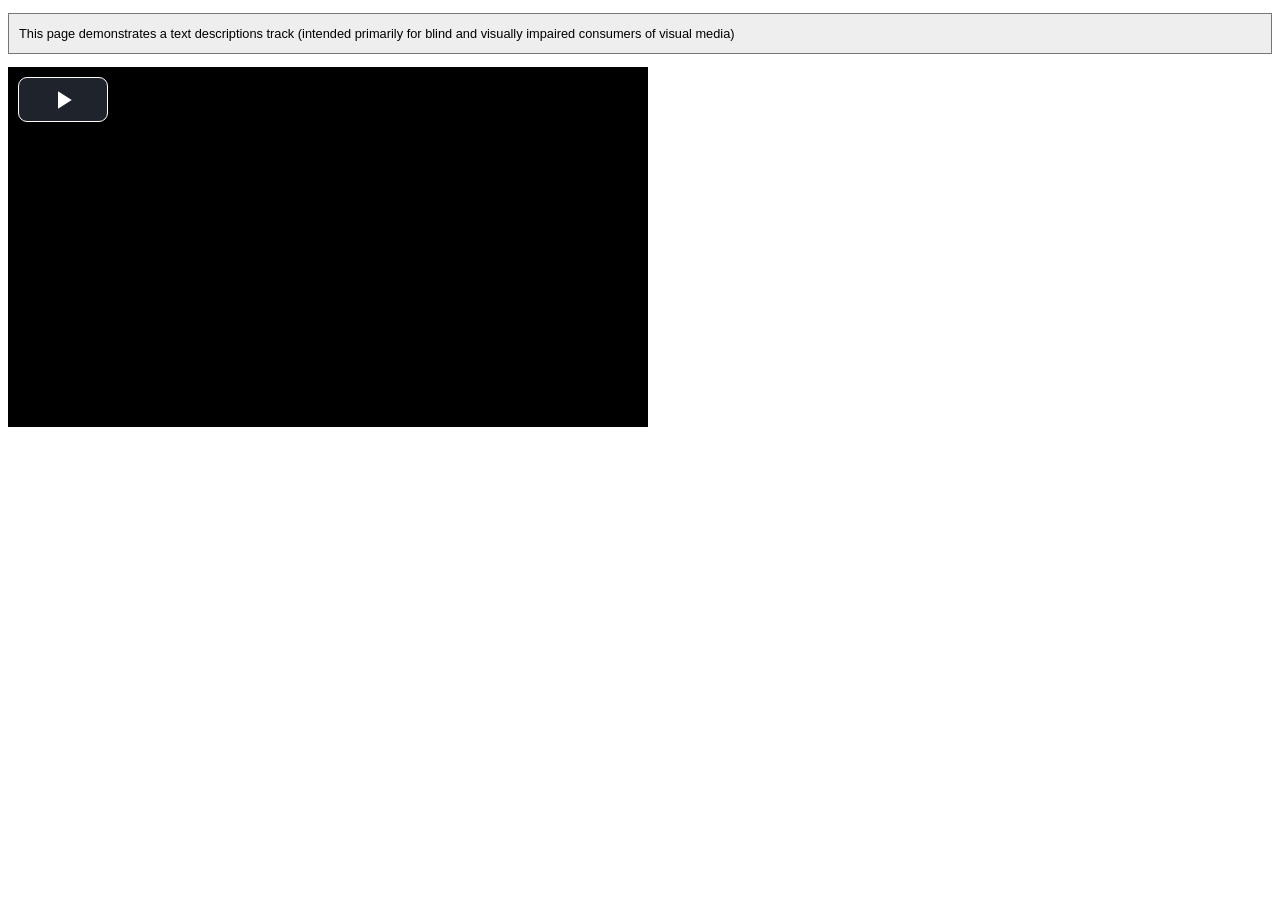
<file: web/static/pub/video/examples/elephantsdream/index.html>
<!DOCTYPE html>
<html lang="en">
<head>
  <meta charset="utf-8" />
  <title>Video.js Text Descriptions, Chapters &amp; Captions Example</title>

  <link href="../../video-js.css" rel="stylesheet" type="text/css">

  <script src="../../video.js"></script>

  <!-- Set the location of the flash SWF -->
  <script>
    videojs.setGlobalOptions({
      flash: {
        swf: '../../video-js.swf'
      }
    });
  </script>

</head>
<body>
  <p style="background-color:#eee; border: 1px solid #777; padding: 10px; font-size: .8em; line-height: 1.5em; font-family: Verdana, sans-serif;">This page demonstrates a text descriptions track (intended primarily for blind and visually impaired consumers of visual media)</p>

  <!-- NOTE: we have to disable native Text Track support for the HTML5 tech,
             since even HTML5 video players with native Text Track support
             don't currently support 'description' text tracks in any
             useful way! -->
  <video id="example_video_1" class="video-js vjs-default-skin" controls preload="none" width="640" height="360"
      data-setup='{ "html5" : { "nativeTextTracks" : false } }'>
    <source src="https://archive.org/download/ElephantsDream/ed_hd.mp4" type="video/mp4">
    <source src="https://archive.org/download/ElephantsDream/ed_hd.ogv" type="video/ogv">

    <track kind="captions" src="captions.en.vtt" srclang="en" label="English" default></track><!-- Tracks need an ending tag thanks to IE9 -->
    <track kind="captions" src="captions.sv.vtt" srclang="sv" label="Swedish"></track>
    <track kind="captions" src="captions.ru.vtt" srclang="ru" label="Russian"></track>
    <track kind="captions" src="captions.ja.vtt" srclang="ja" label="Japanese"></track>
    <track kind="captions" src="captions.ar.vtt" srclang="ar" label="Arabic"></track>

    <track kind="descriptions" src="descriptions.en.vtt" srclang="en" label="English"></track>

    <track kind="chapters" src="chapters.en.vtt" srclang="en" label="English"></track>

    <p class="vjs-no-js">To view this video please enable JavaScript, and consider upgrading to a web browser that <a href="http://videojs.com/html5-video-support/" target="_blank">supports HTML5 video</a></p>
  </video>
</body>
</html>
</file>
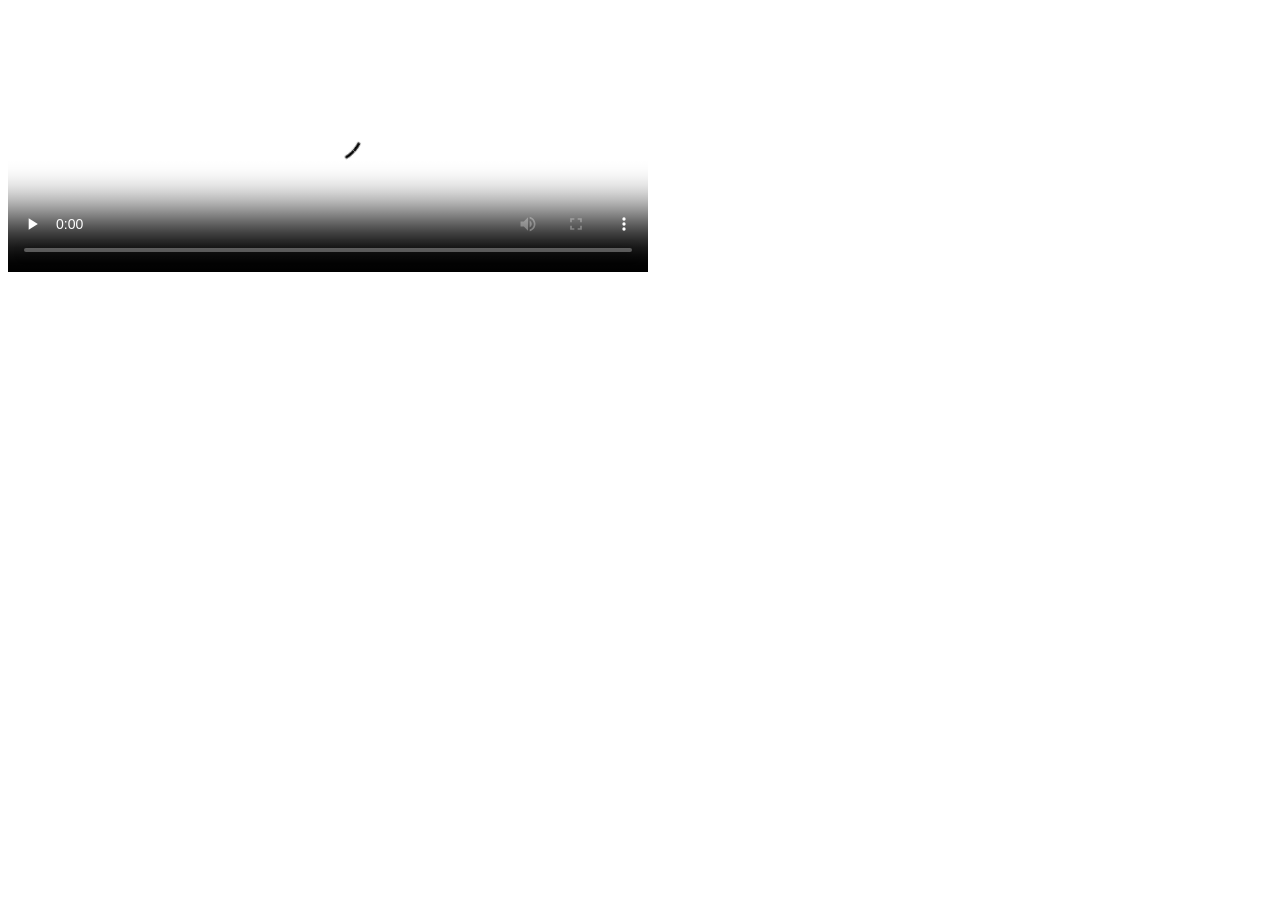
<file: web/static/pub/video/examples/simple-embed/index.html>
<!DOCTYPE html>
<html lang="en">

<head>

    <title>Video.js | HTML5 Video Player</title>
    <link href="http://vjs.zencdn.net/5.0.2/video-js.css" rel="stylesheet">
    <script src="http://vjs.zencdn.net/ie8/1.1.0/videojs-ie8.min.js"></script>
    <script src="http://vjs.zencdn.net/5.0.2/video.js"></script>

</head>

<body>

  <video id="example_video_1" class="video-js vjs-default-skin" controls preload="none" width="640" height="264" poster="http://vjs.zencdn.net/v/oceans.png" data-setup="{}">
    <source src="http://vjs.zencdn.net/v/oceans.mp4" type="video/mp4">
    <source src="http://vjs.zencdn.net/v/oceans.webm" type="video/webm">
    <source src="http://vjs.zencdn.net/v/oceans.ogv" type="video/ogg">
    <track kind="captions" src="../shared/example-captions.vtt" srclang="en" label="English"></track>
    <!-- Tracks need an ending tag thanks to IE9 -->
    <track kind="subtitles" src="../shared/example-captions.vtt" srclang="en" label="English"></track>
    <!-- Tracks need an ending tag thanks to IE9 -->
    <p class="vjs-no-js">To view this video please enable JavaScript, and consider upgrading to a web browser that <a href="http://videojs.com/html5-video-support/" target="_blank">supports HTML5 video</a></p>
  </video>
</body>

</html>
</file>
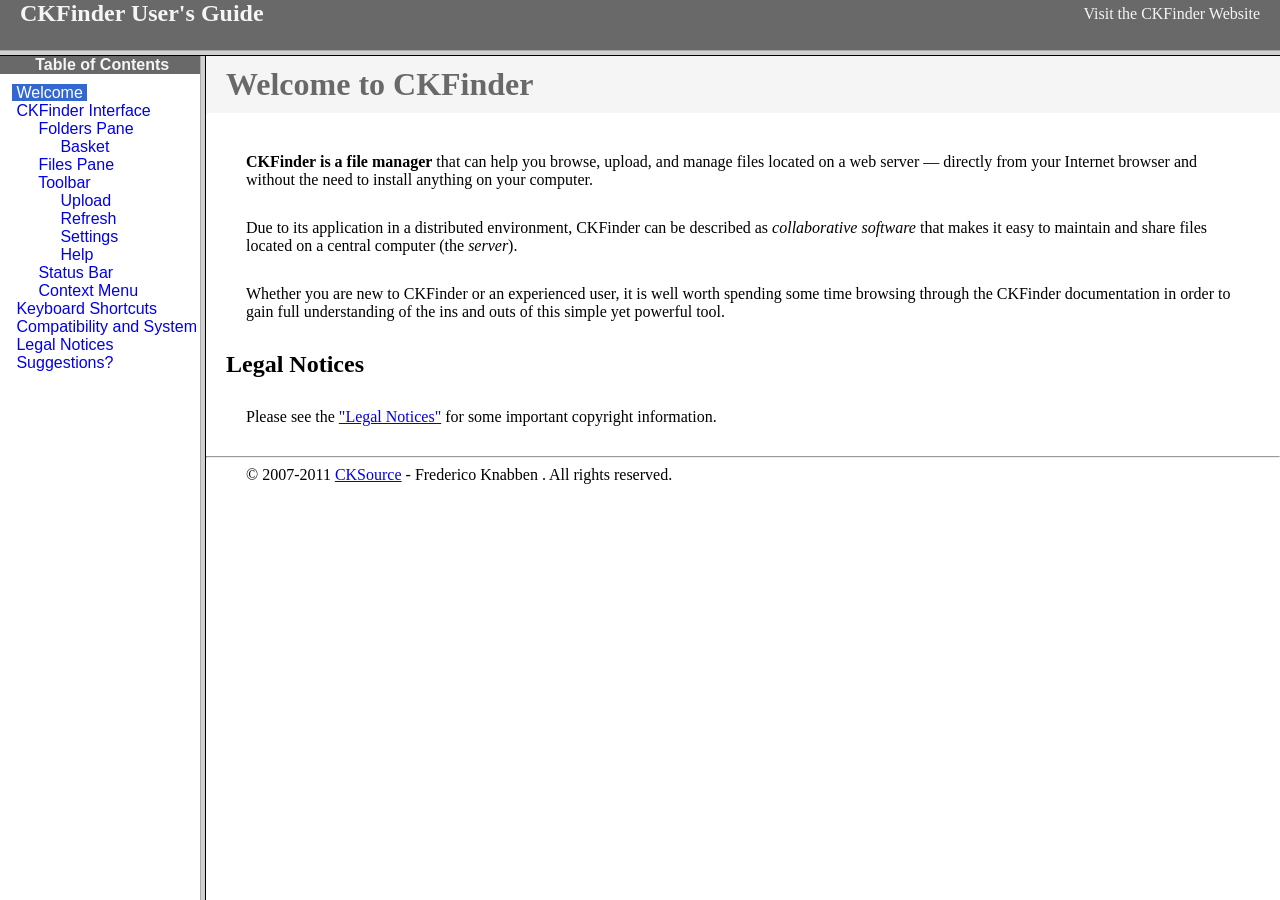
<file: web/static/back/lib/ckfinder/help/en/index.html>
<!DOCTYPE HTML PUBLIC "-//W3C//DTD HTML 4.01 Frameset//EN" "http://www.w3.org/TR/html4/frameset.dtd">
<html lang="en">
<head>
	<title>CKFinder User's Guide</title>
	<meta name="robots" content="noindex, nofollow">
	<meta http-equiv="Content-Type" content="text/html; charset=utf-8">
	<style type="text/css">
		frame {border-color:#f5f5f5}
	</style>
</head>
<frameset rows="50,*">
	<frame src="files/header.html" noresize="noresize" frameborder="0">
	<frameset cols="200,*">
			<frame src="files/toc.html">
			<frame src="files/001.html" name="CKDocsMain">
	</frameset>
</frameset>
</html>
</file>
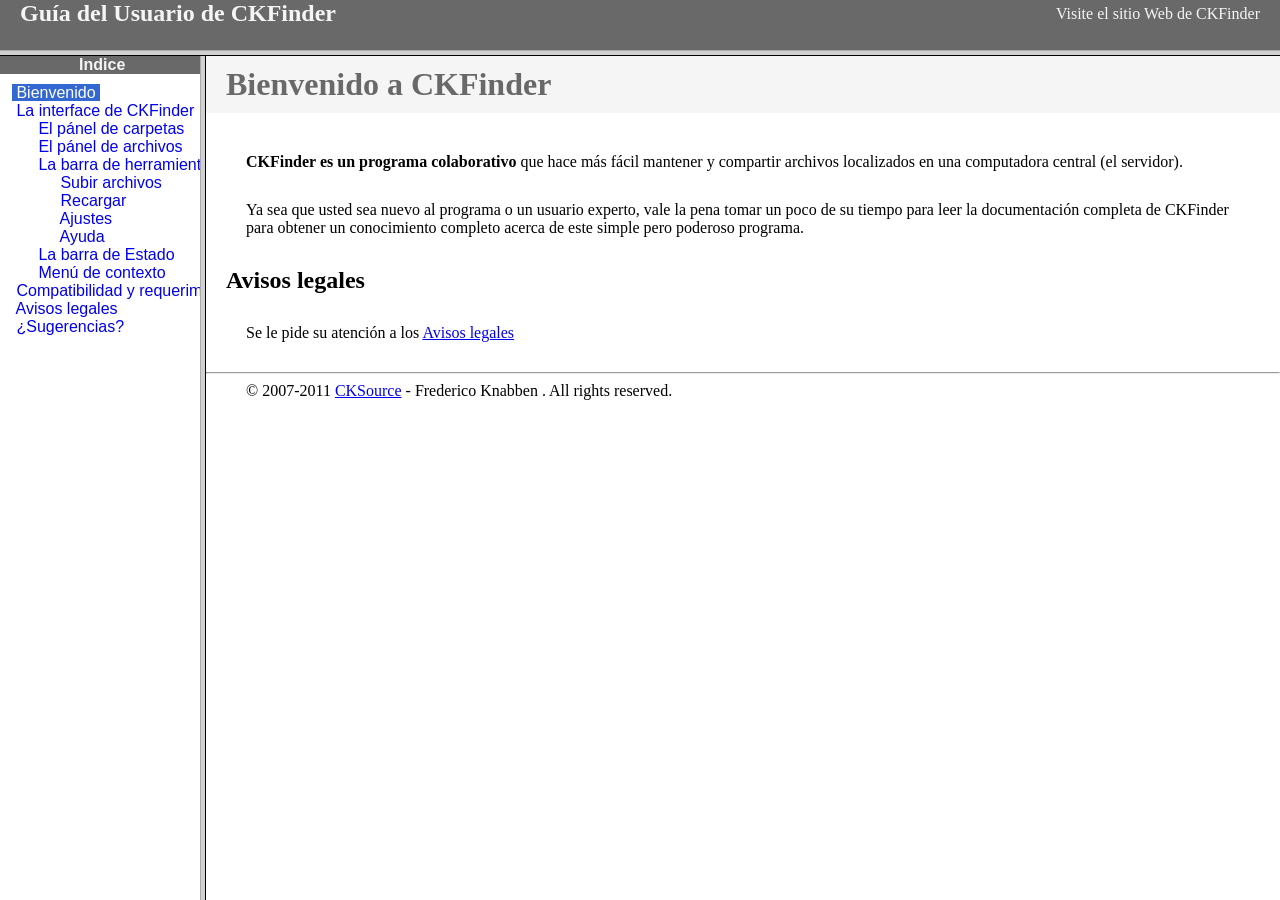
<file: web/static/back/lib/ckfinder/help/es-mx/index.html>
<!DOCTYPE HTML PUBLIC "-//W3C//DTD HTML 4.01 Frameset//EN" "http://www.w3.org/TR/html4/frameset.dtd">
<html lang="es-mx">
<head>
	<title>Gu&iacute;a para el usuario de CKFinder</title>
	<meta http-equiv="Content-Type" content="text/html; charset=utf-8">
	<meta name="robots" content="noindex, nofollow">
	<style type="text/css">
		frame {border-color:#f5f5f5}
	</style>
</head>
<frameset rows="50,*">
	<frame src="files/header.html" noresize="noresize" frameborder="0">
	<frameset cols="200,*">
			<frame src="files/toc.html">
			<frame src="files/001.html" name="CKDocsMain">
	</frameset>
</frameset>
</html>
</file>
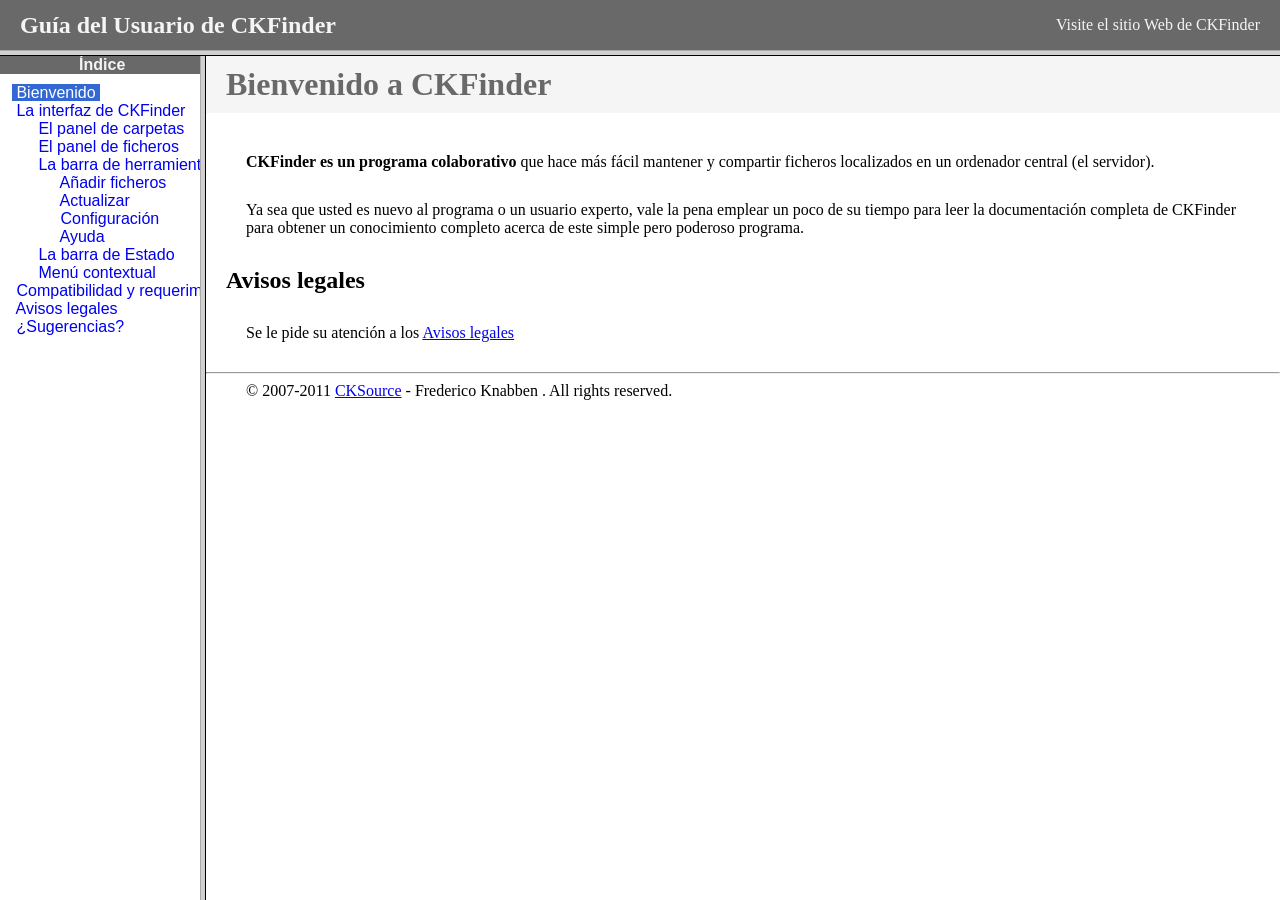
<file: web/static/back/lib/ckfinder/help/es/index.html>
<!DOCTYPE HTML PUBLIC "-//W3C//DTD HTML 4.01 Frameset//EN" "http://www.w3.org/TR/html4/frameset.dtd">
<html lang="es">
<head>
	<title>Gu&iacute;a para el usuario de CKFinder</title>
	<meta http-equiv="Content-Type" content="text/html; charset=utf-8">
	<meta name="robots" content="noindex, nofollow">
	<style type="text/css">
		frame {border-color:#f5f5f5}
	</style>
</head>
<frameset rows="50,*">
	<frame src="files/header.html" noresize="noresize" frameborder="0">
	<frameset cols="200,*">
			<frame src="files/toc.html">
			<frame src="files/001.html" name="CKDocsMain">
	</frameset>
</frameset>
</html>
</file>
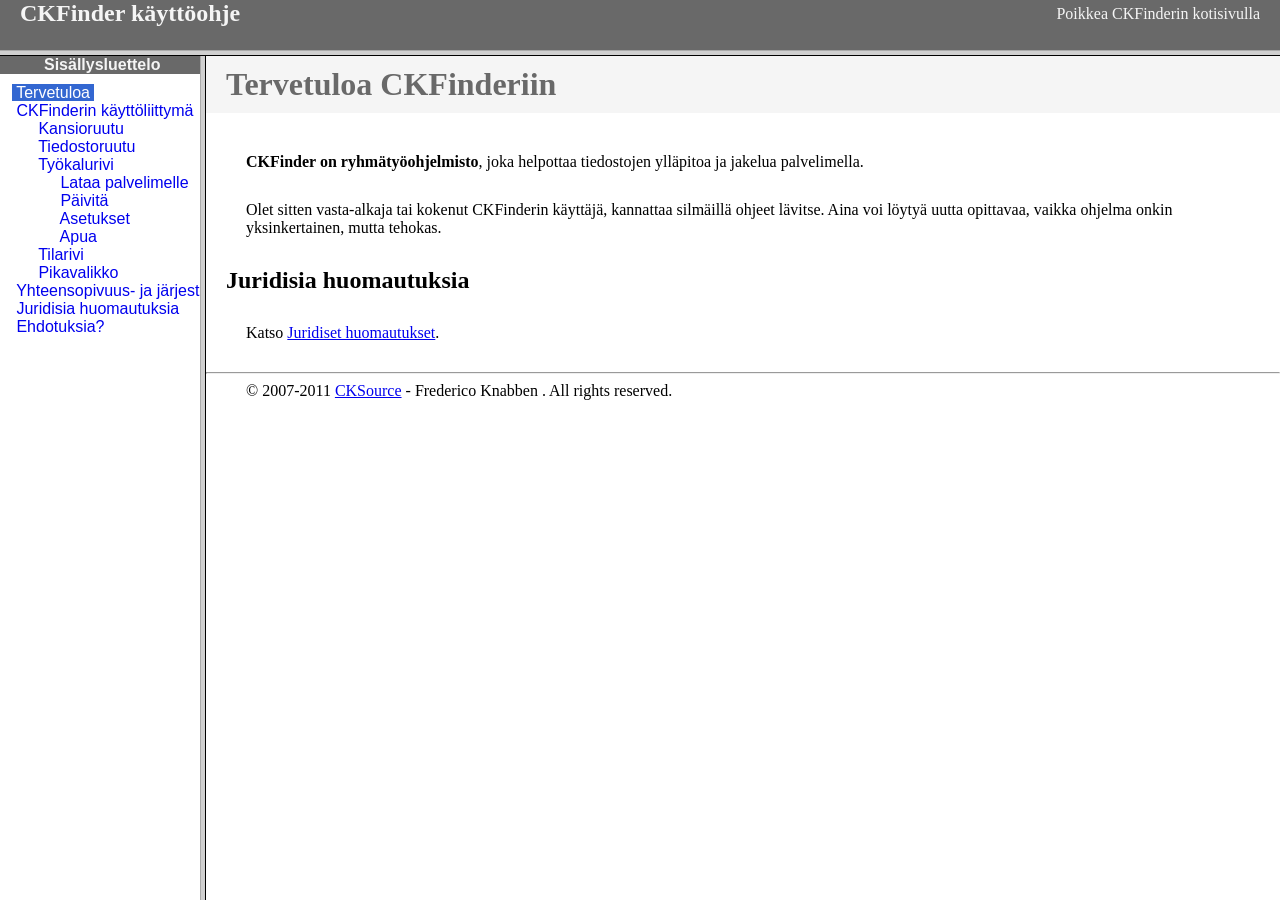
<file: web/static/back/lib/ckfinder/help/fi/index.html>
<!DOCTYPE HTML PUBLIC "-//W3C//DTD HTML 4.01 Frameset//EN" "http://www.w3.org/TR/html4/frameset.dtd">
<html lang="fi">
<head>
	<title>CKFinder käyttöohje</title>
	<meta http-equiv="Content-Type" content="text/html; charset=utf-8">
	<meta name="robots" content="noindex, nofollow">
	<style type="text/css">
		frame {border-color:#f5f5f5}
	</style>
</head>
<frameset rows="50,*">
	<frame src="files/header.html" noresize="noresize" frameborder="0">
	<frameset cols="200,*">
			<frame src="files/toc.html">
			<frame src="files/001.html" name="CKDocsMain">
	</frameset>
</frameset>
</html>
</file>
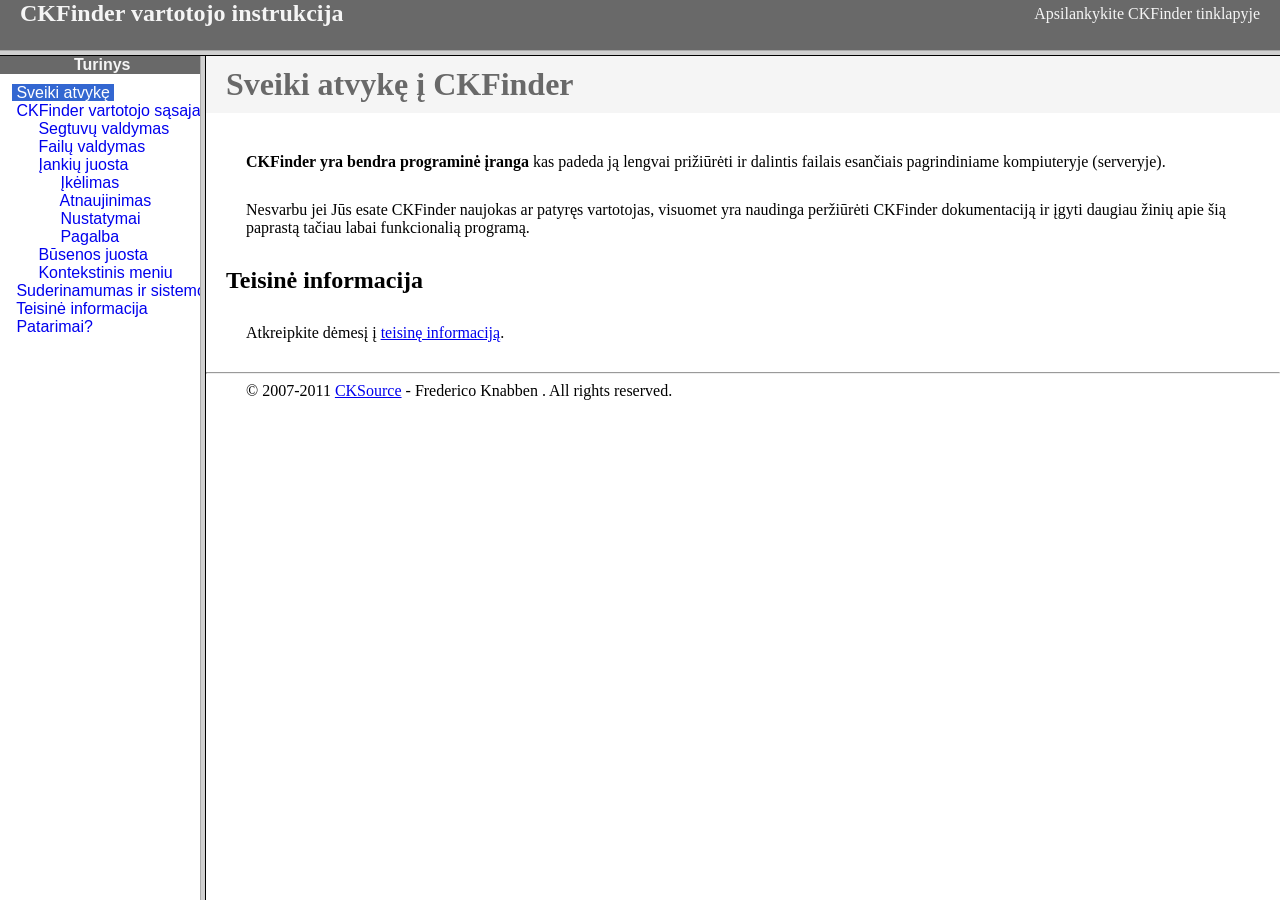
<file: web/static/back/lib/ckfinder/help/lt/index.html>
<!DOCTYPE HTML PUBLIC "-//W3C//DTD HTML 4.01 Frameset//EN" "http://www.w3.org/TR/html4/frameset.dtd">
<html lang="lt">
<head>
	<title>CKFinder User's Guide</title>
	<meta http-equiv="Content-Type" content="text/html; charset=utf-8">
	<meta name="robots" content="noindex, nofollow">
	<style type="text/css">
		frame {border-color:#f5f5f5}
	</style>
</head>
<frameset rows="50,*">
	<frame src="files/header.html" noresize="noresize" frameborder="0">
	<frameset cols="200,*">
			<frame src="files/toc.html">
			<frame src="files/001.html" name="CKDocsMain">
	</frameset>
</frameset>
</html>
</file>
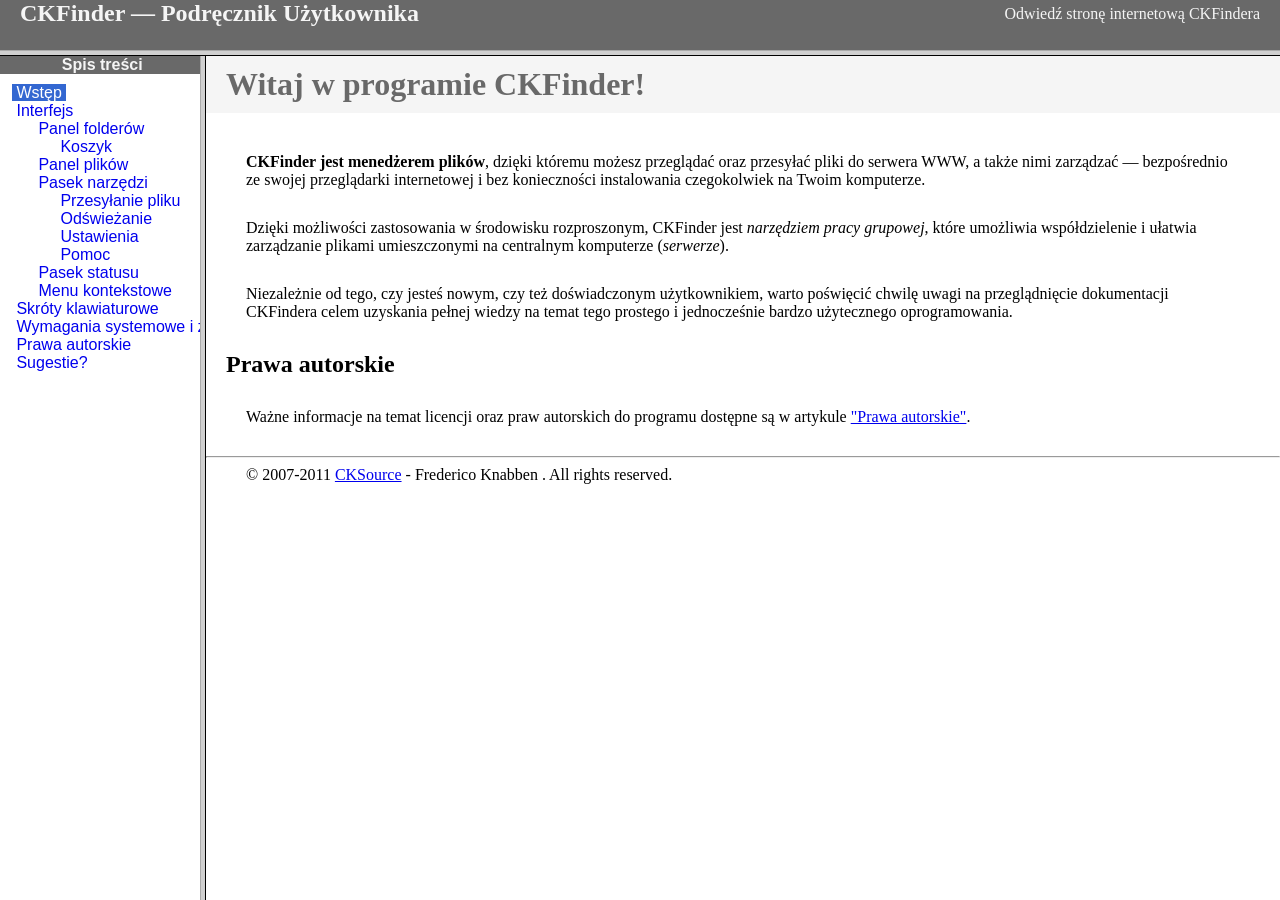
<file: web/static/back/lib/ckfinder/help/pl/index.html>
<!DOCTYPE HTML PUBLIC "-//W3C//DTD HTML 4.01 Frameset//EN" "http://www.w3.org/TR/html4/frameset.dtd">
<html lang="pl">
<head>
	<title>CKFinder &mdash; Podręcznik Użytkownika</title>
	<meta http-equiv="Content-Type" content="text/html; charset=utf-8">
	<meta name="robots" content="noindex, nofollow">
	<style type="text/css">
		frame {border-color:#f5f5f5}
	</style>
</head>
<frameset rows="50,*">
	<frame src="files/header.html" noresize="noresize" frameborder="0">
	<frameset cols="200,*">
			<frame src="files/toc.html">
			<frame src="files/001.html" name="CKDocsMain">
	</frameset>
</frameset>
</html>
</file>
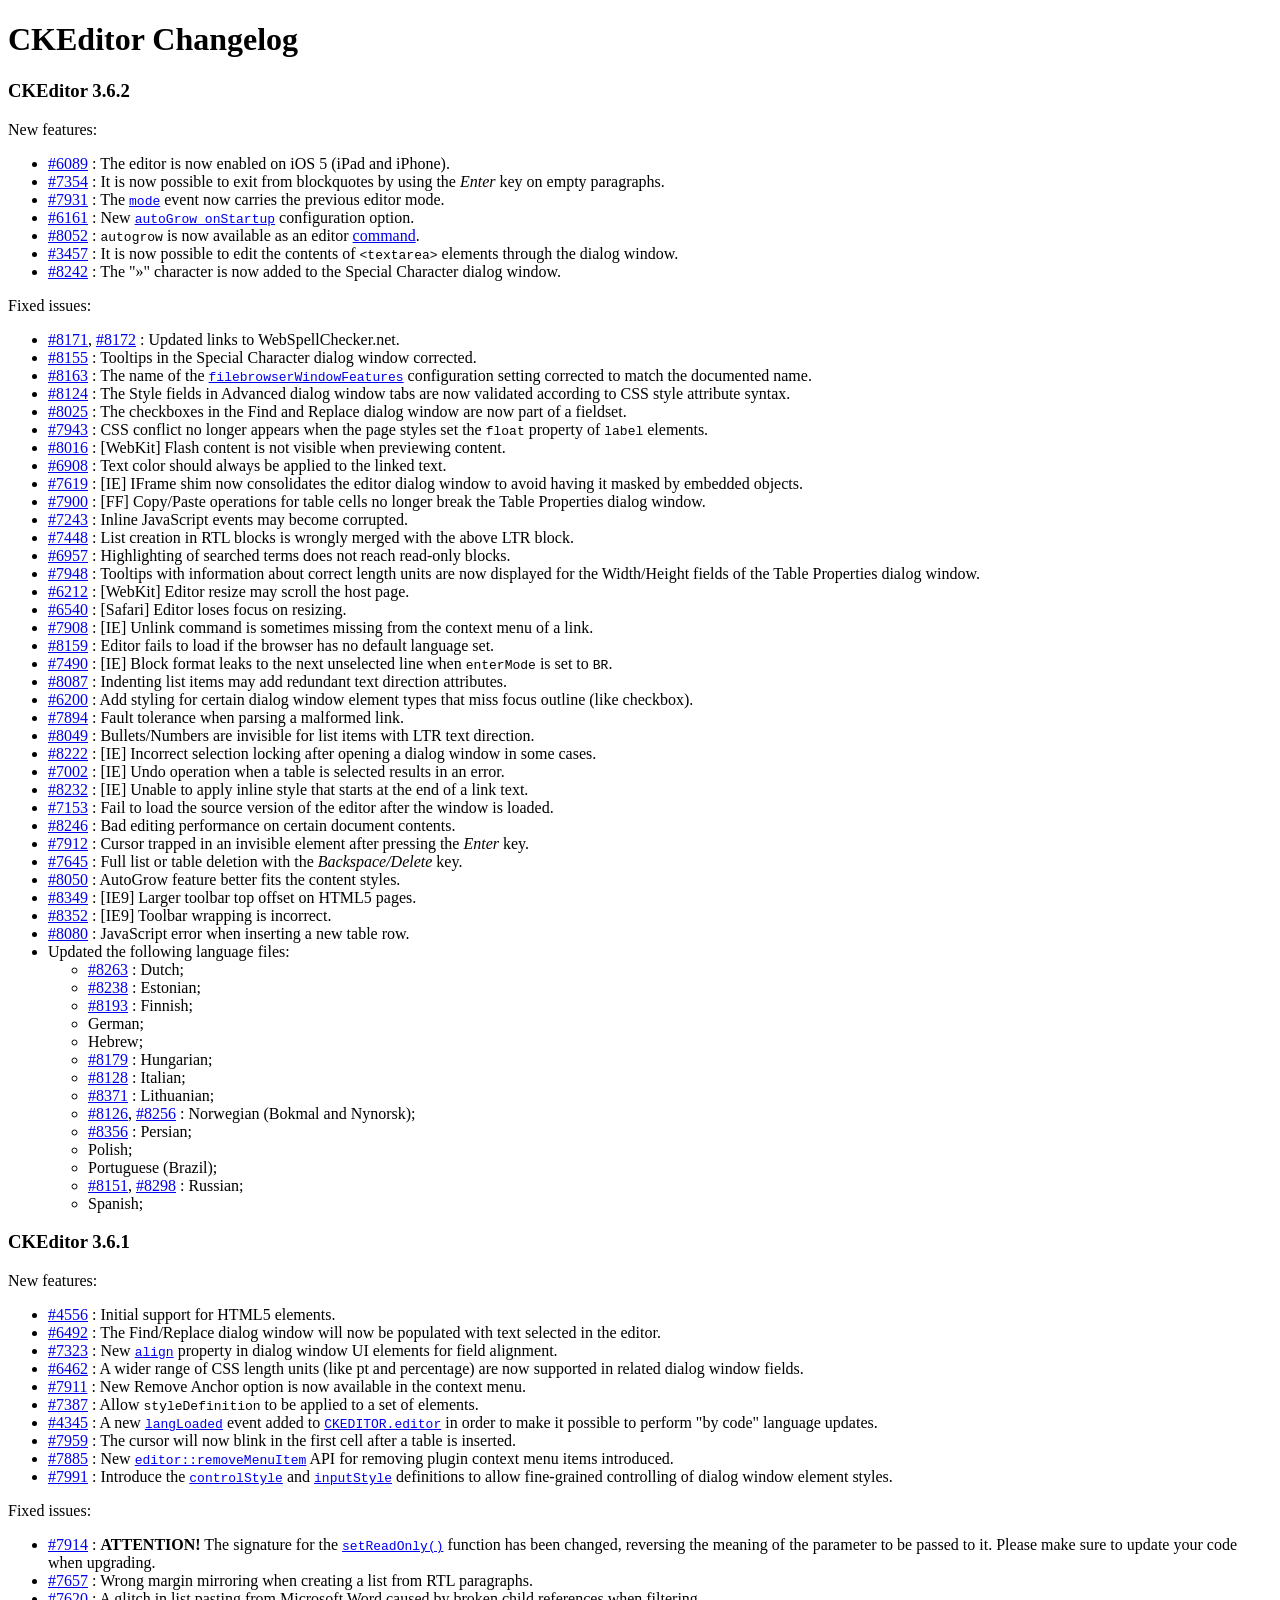
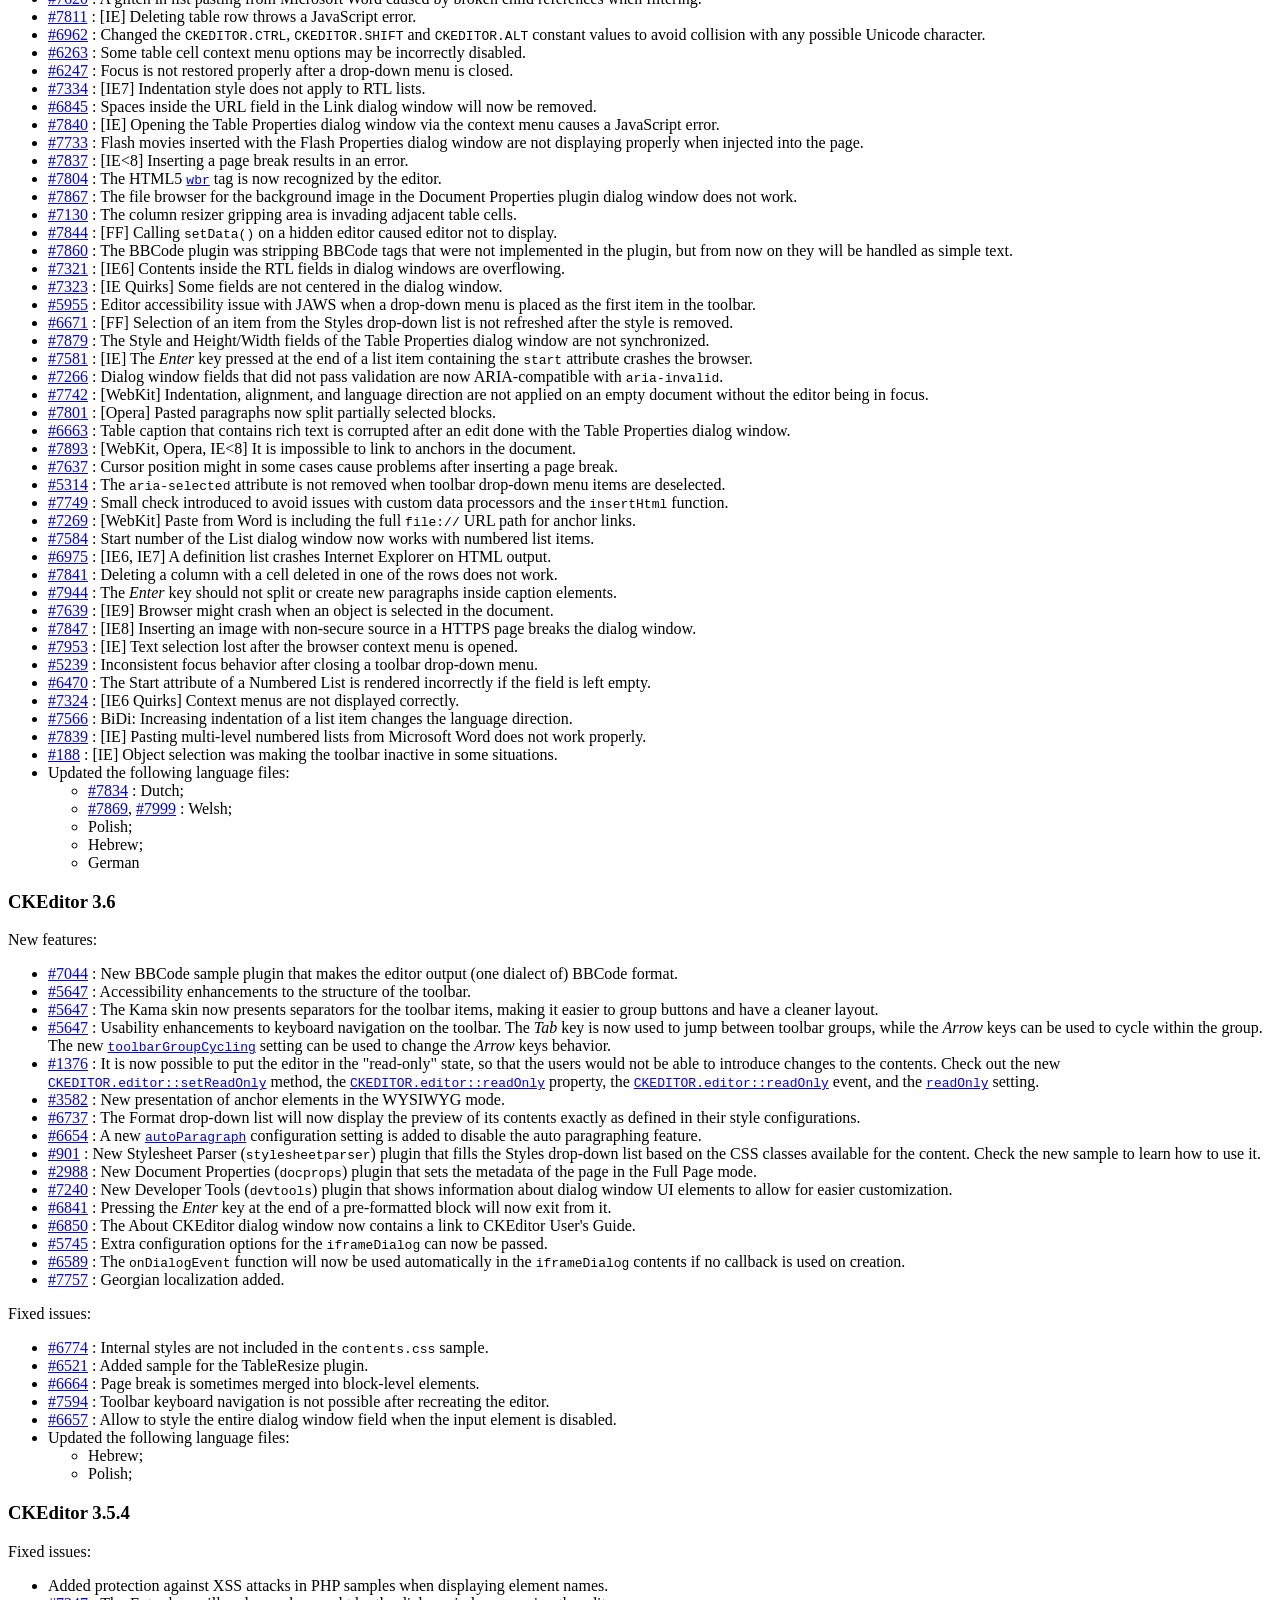
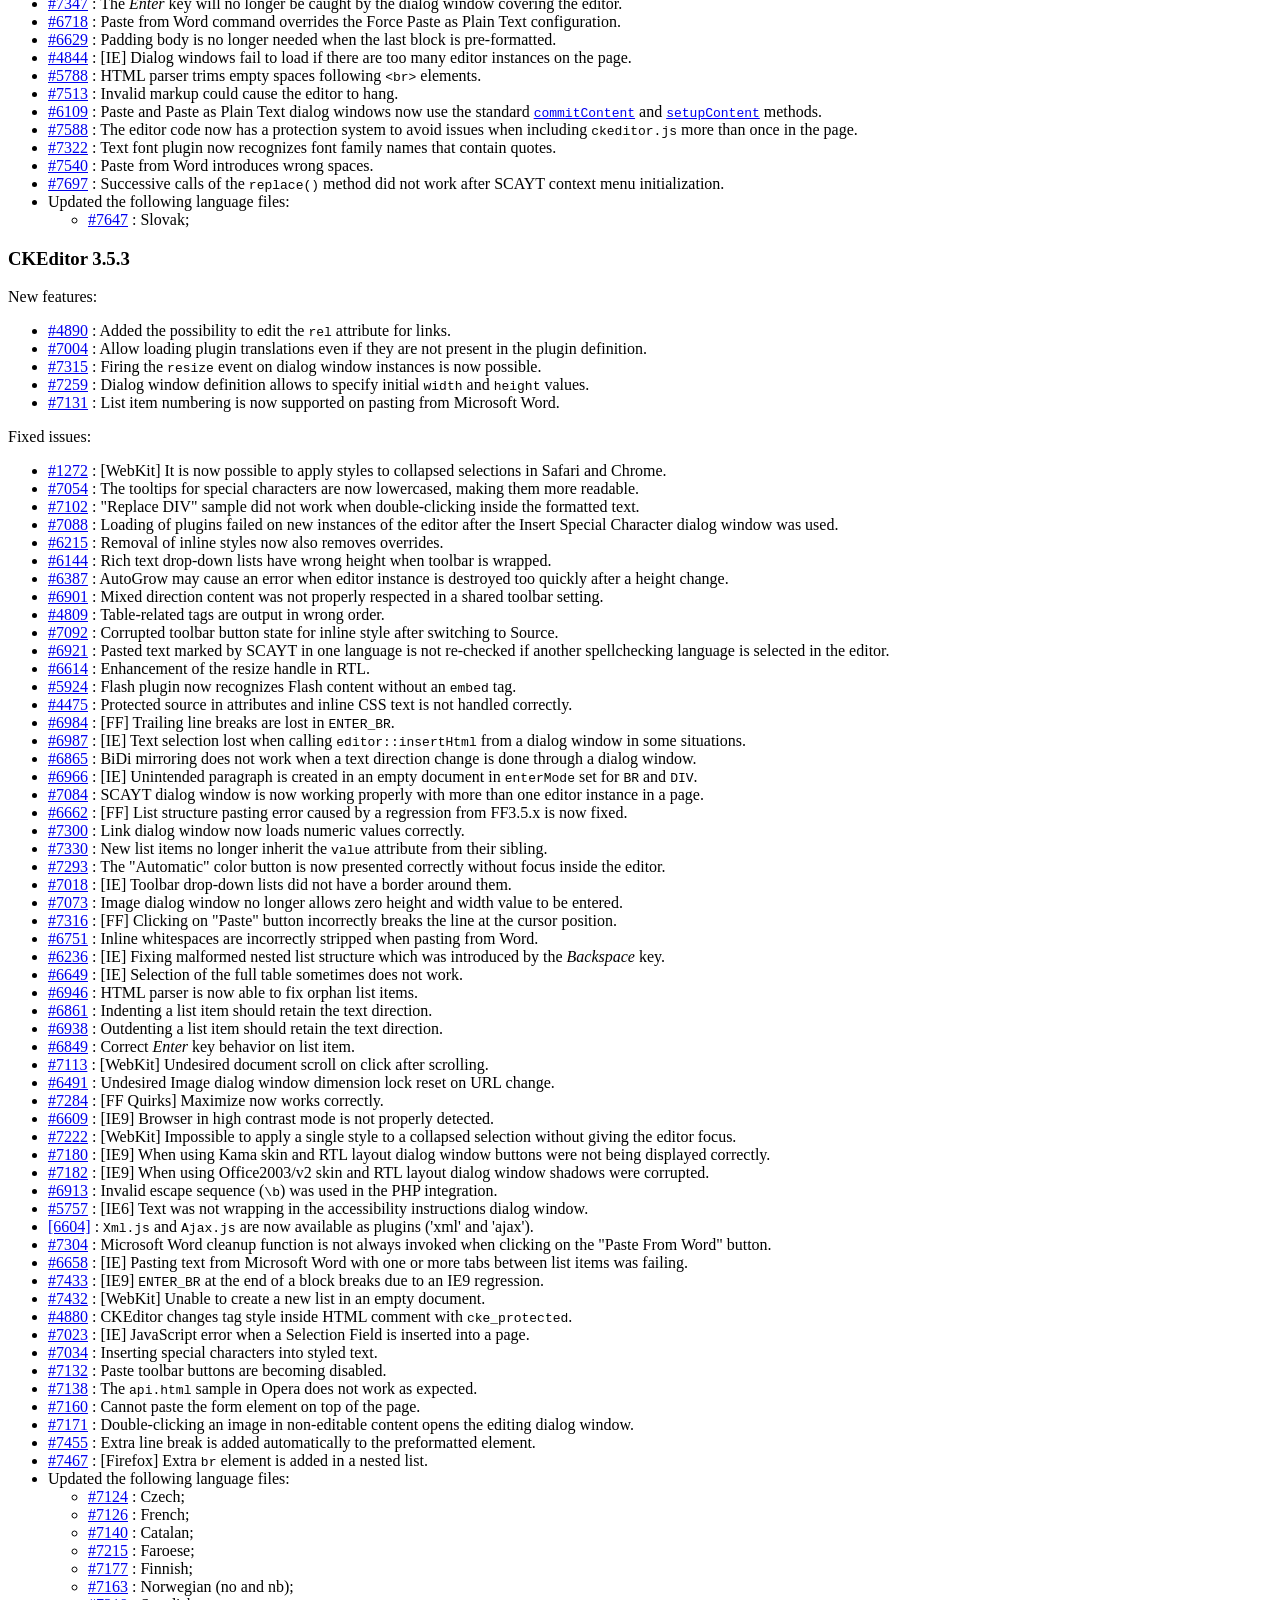
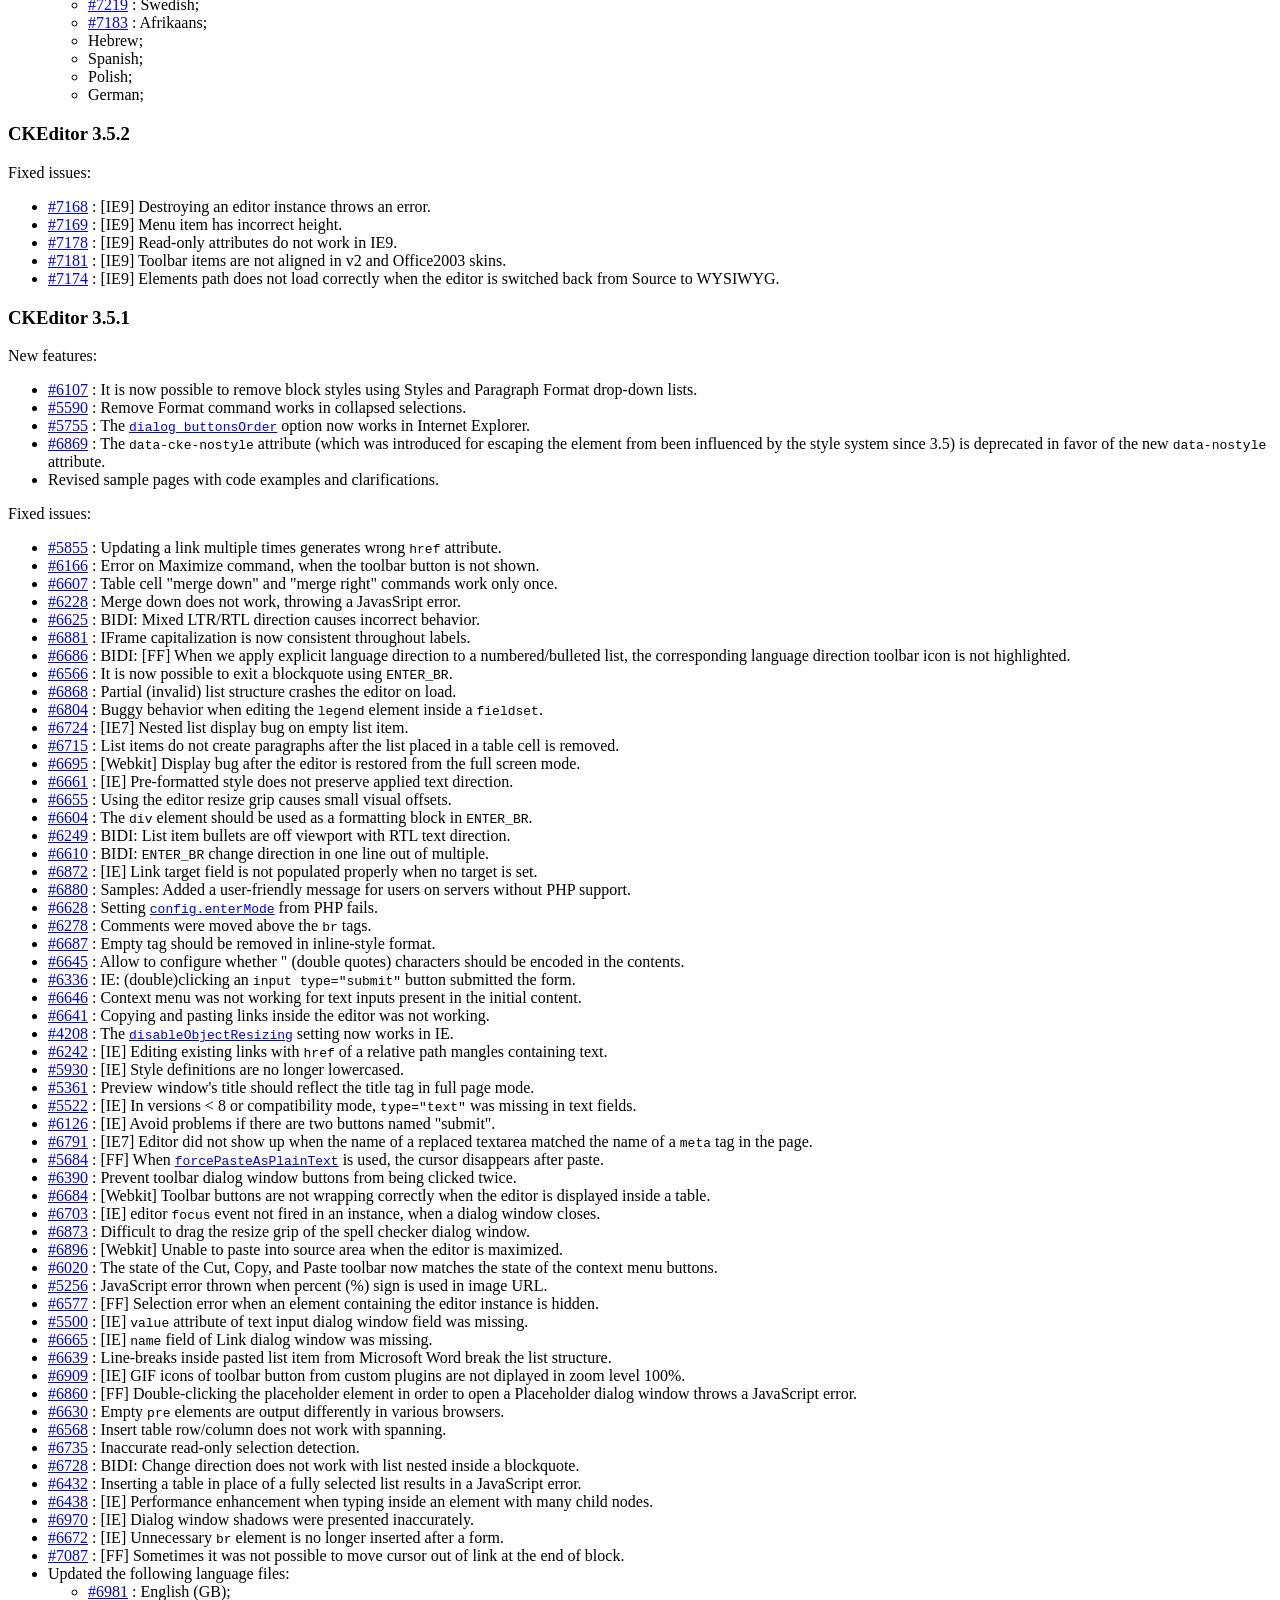
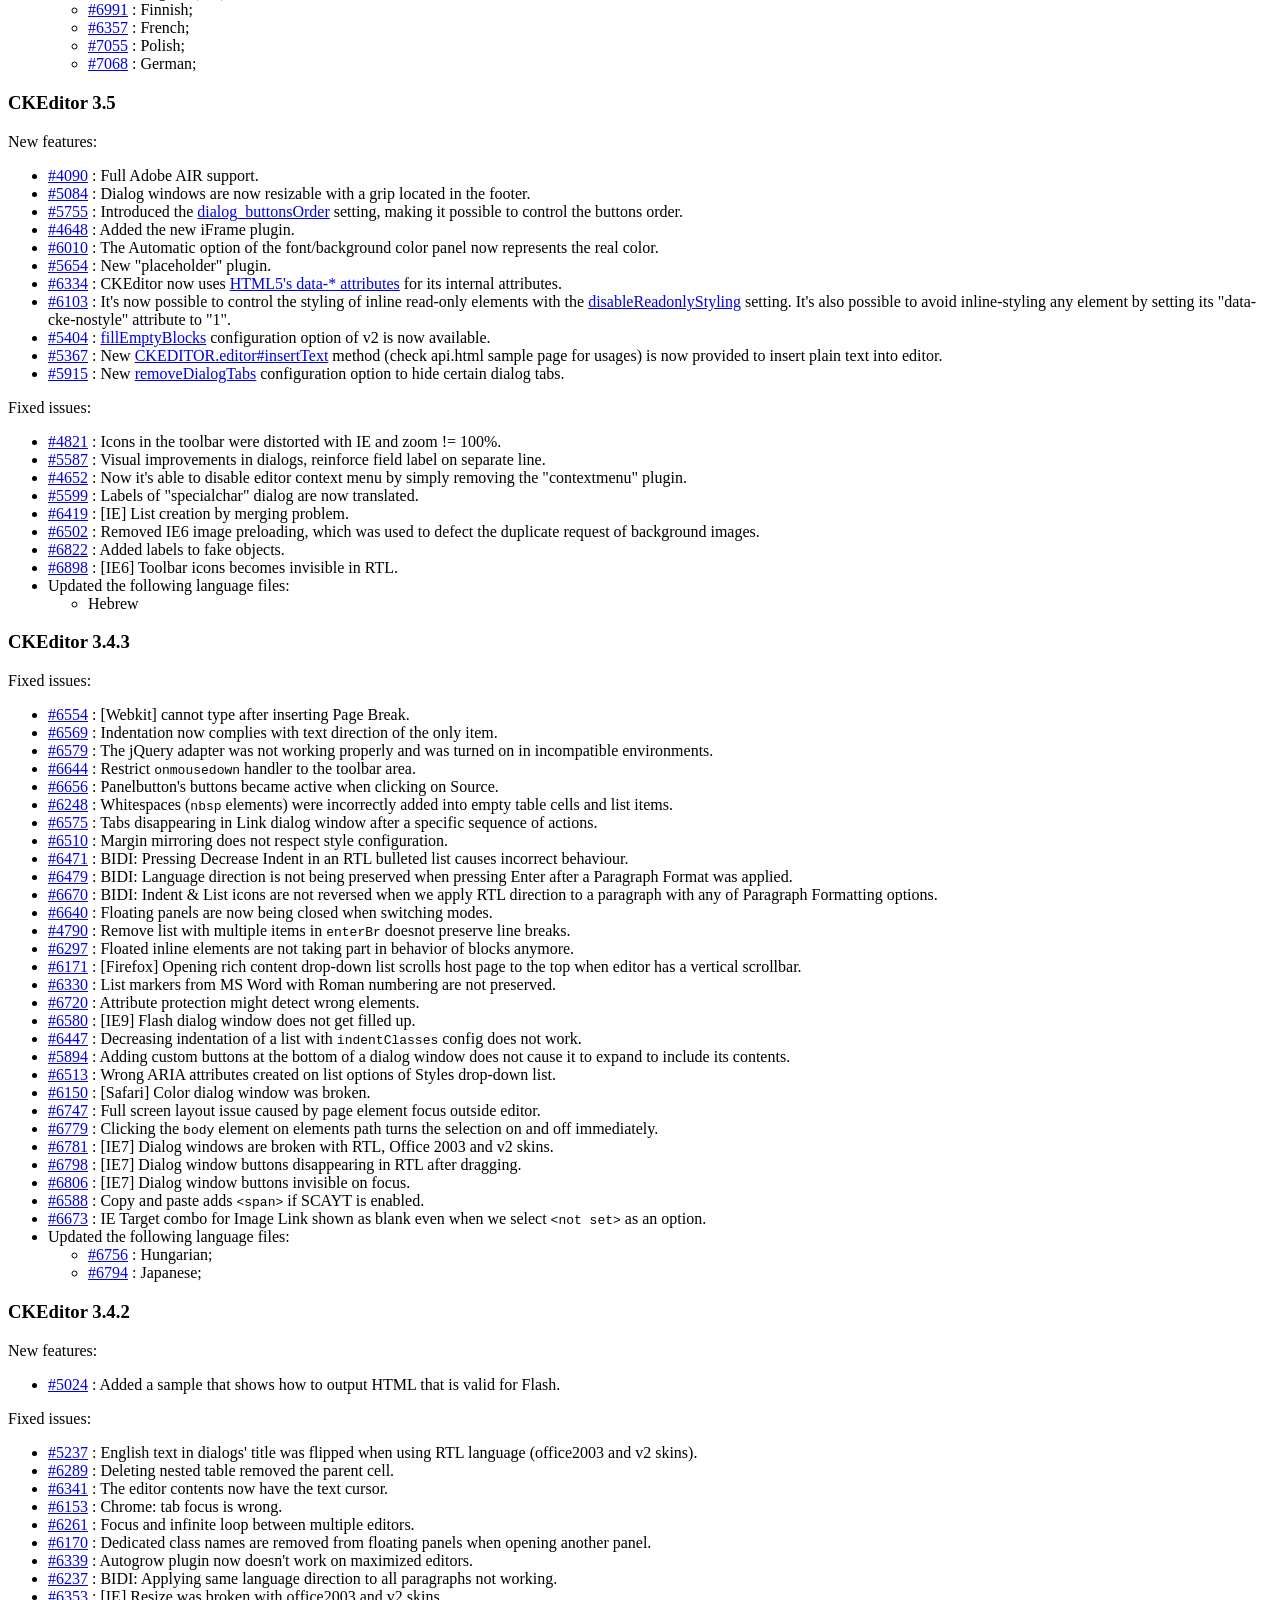
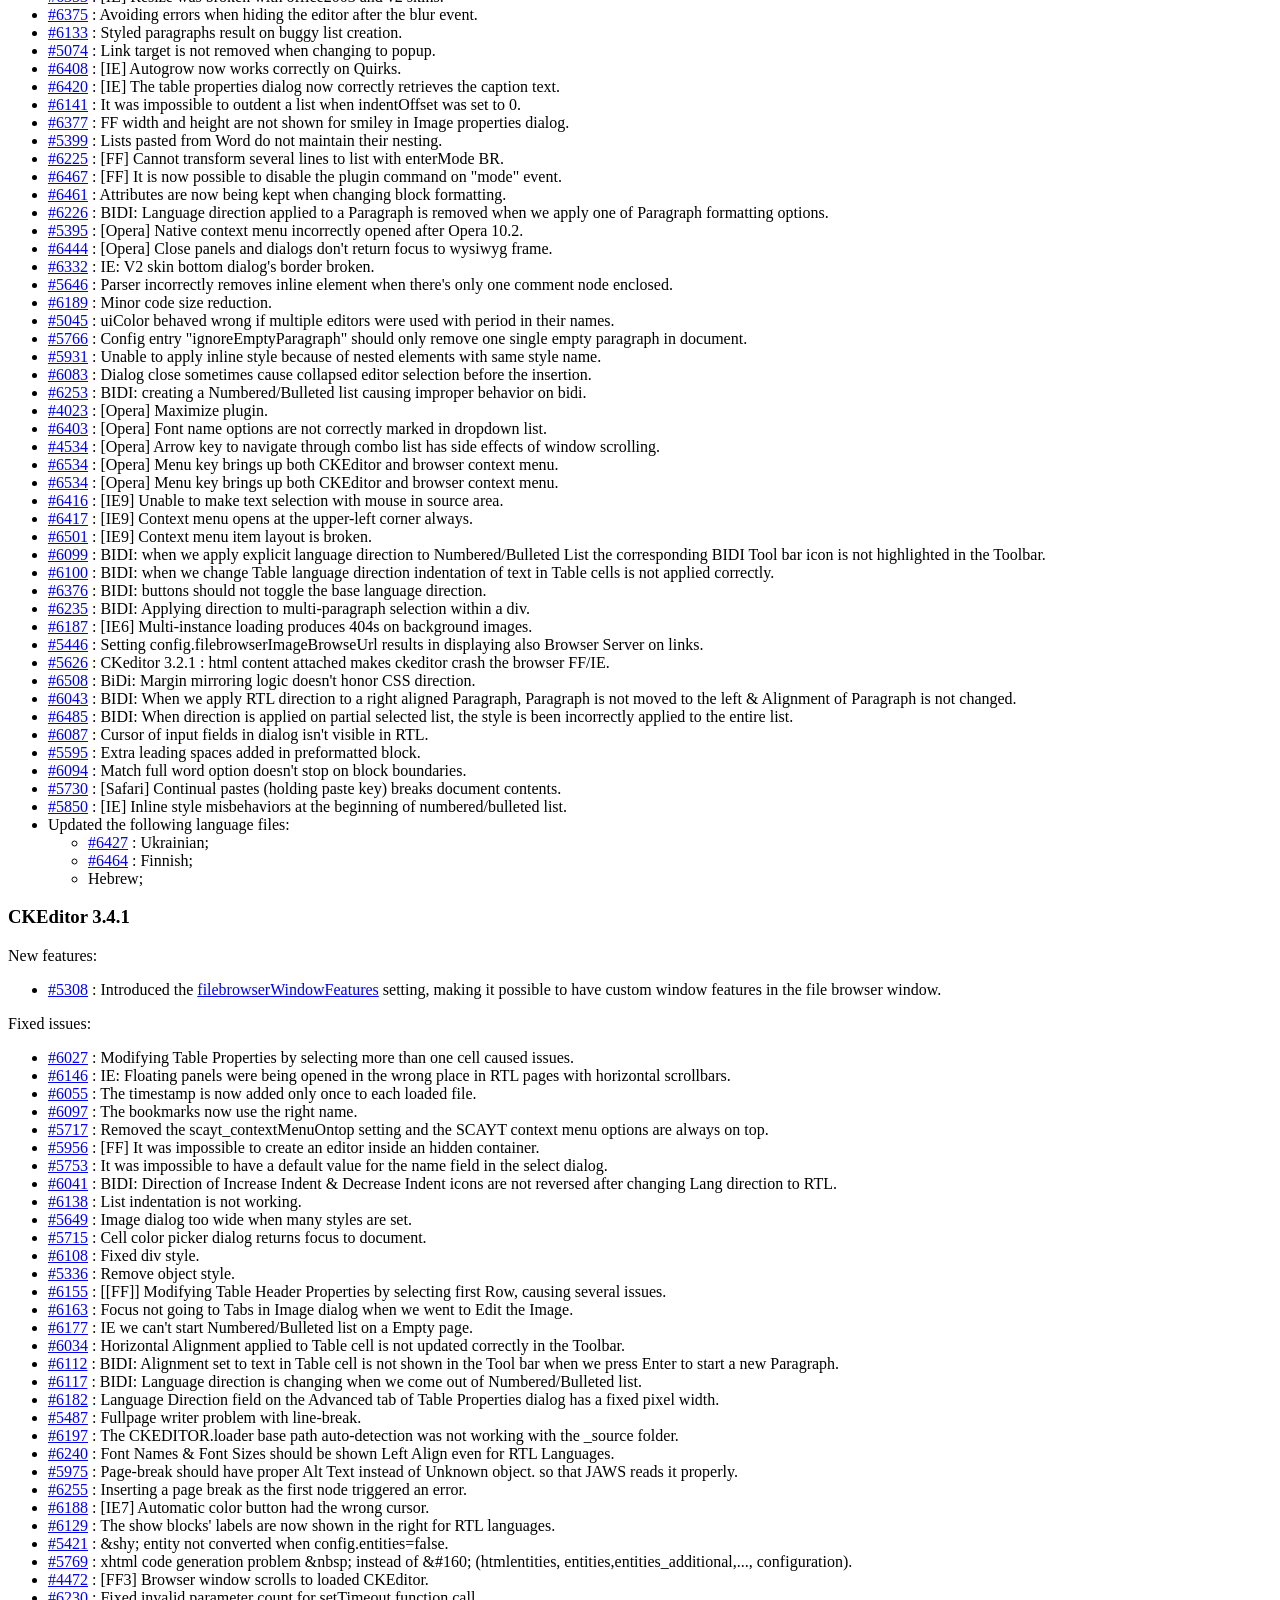
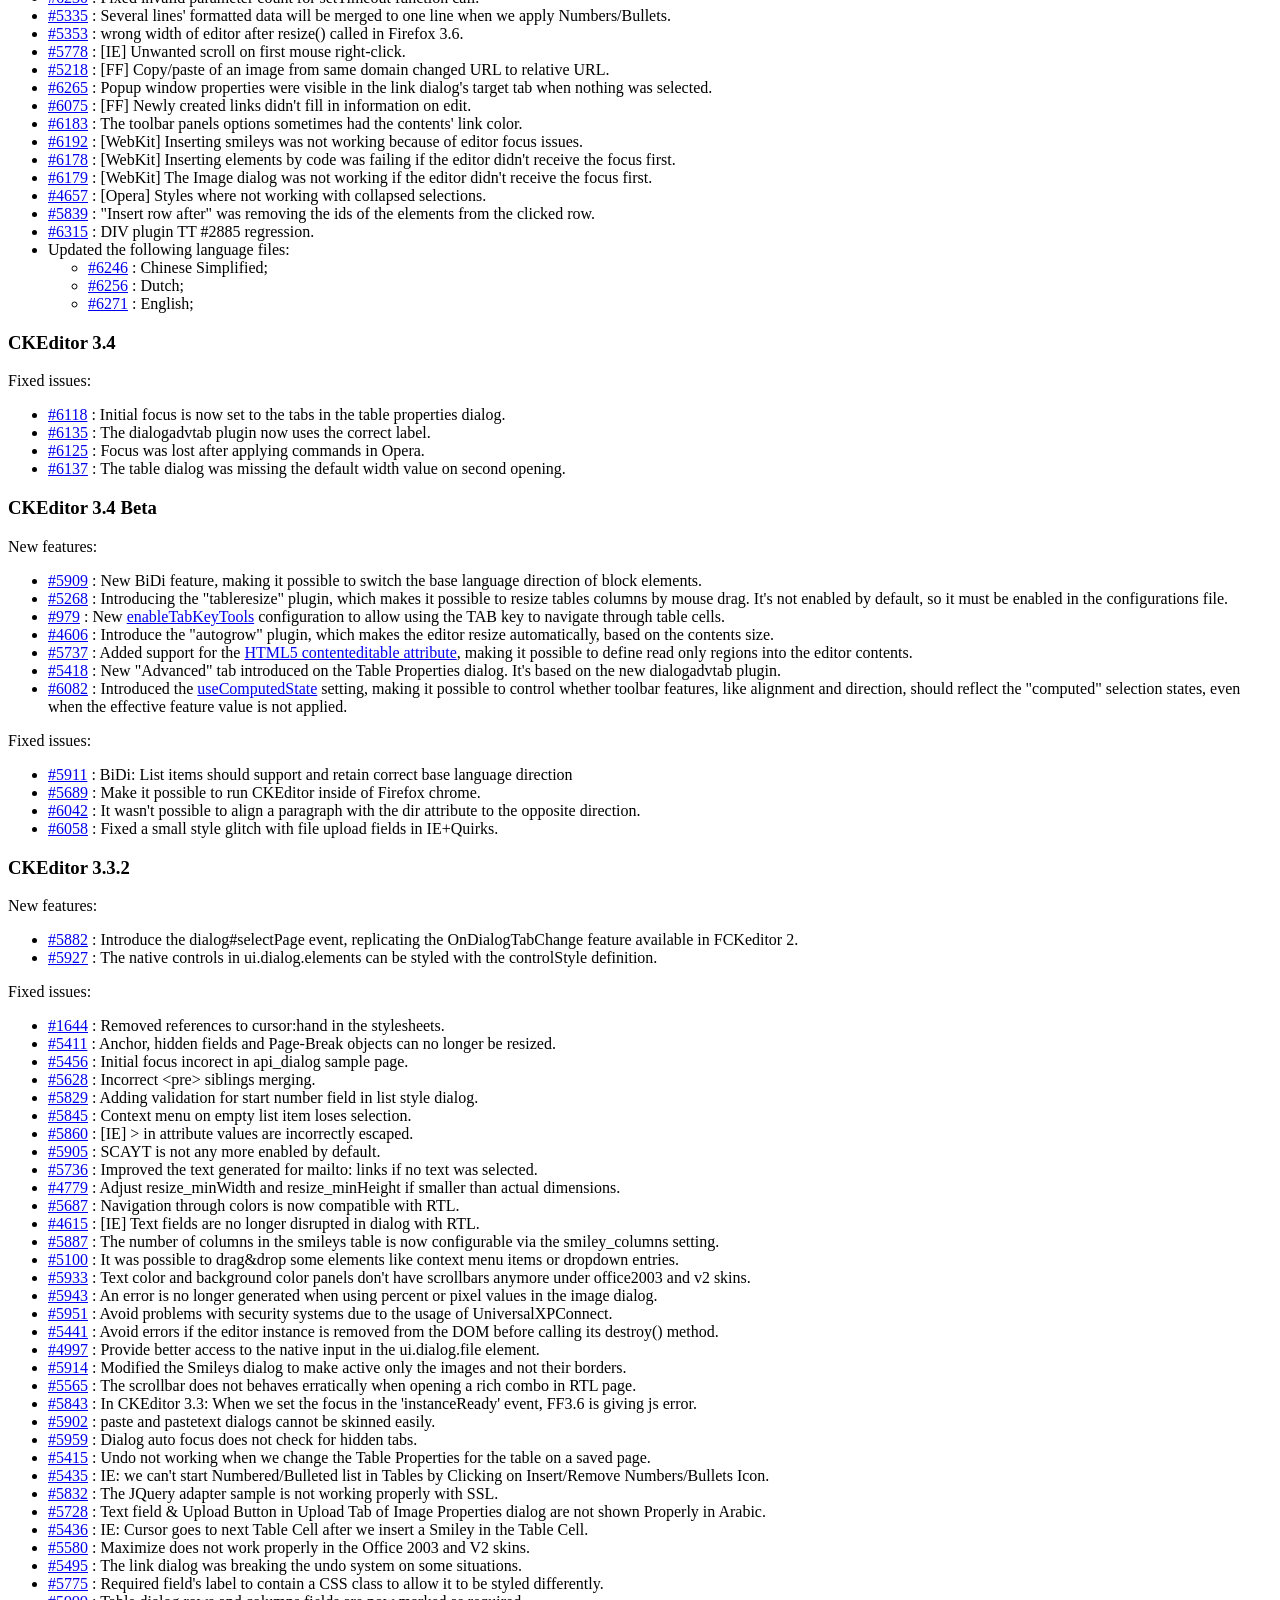
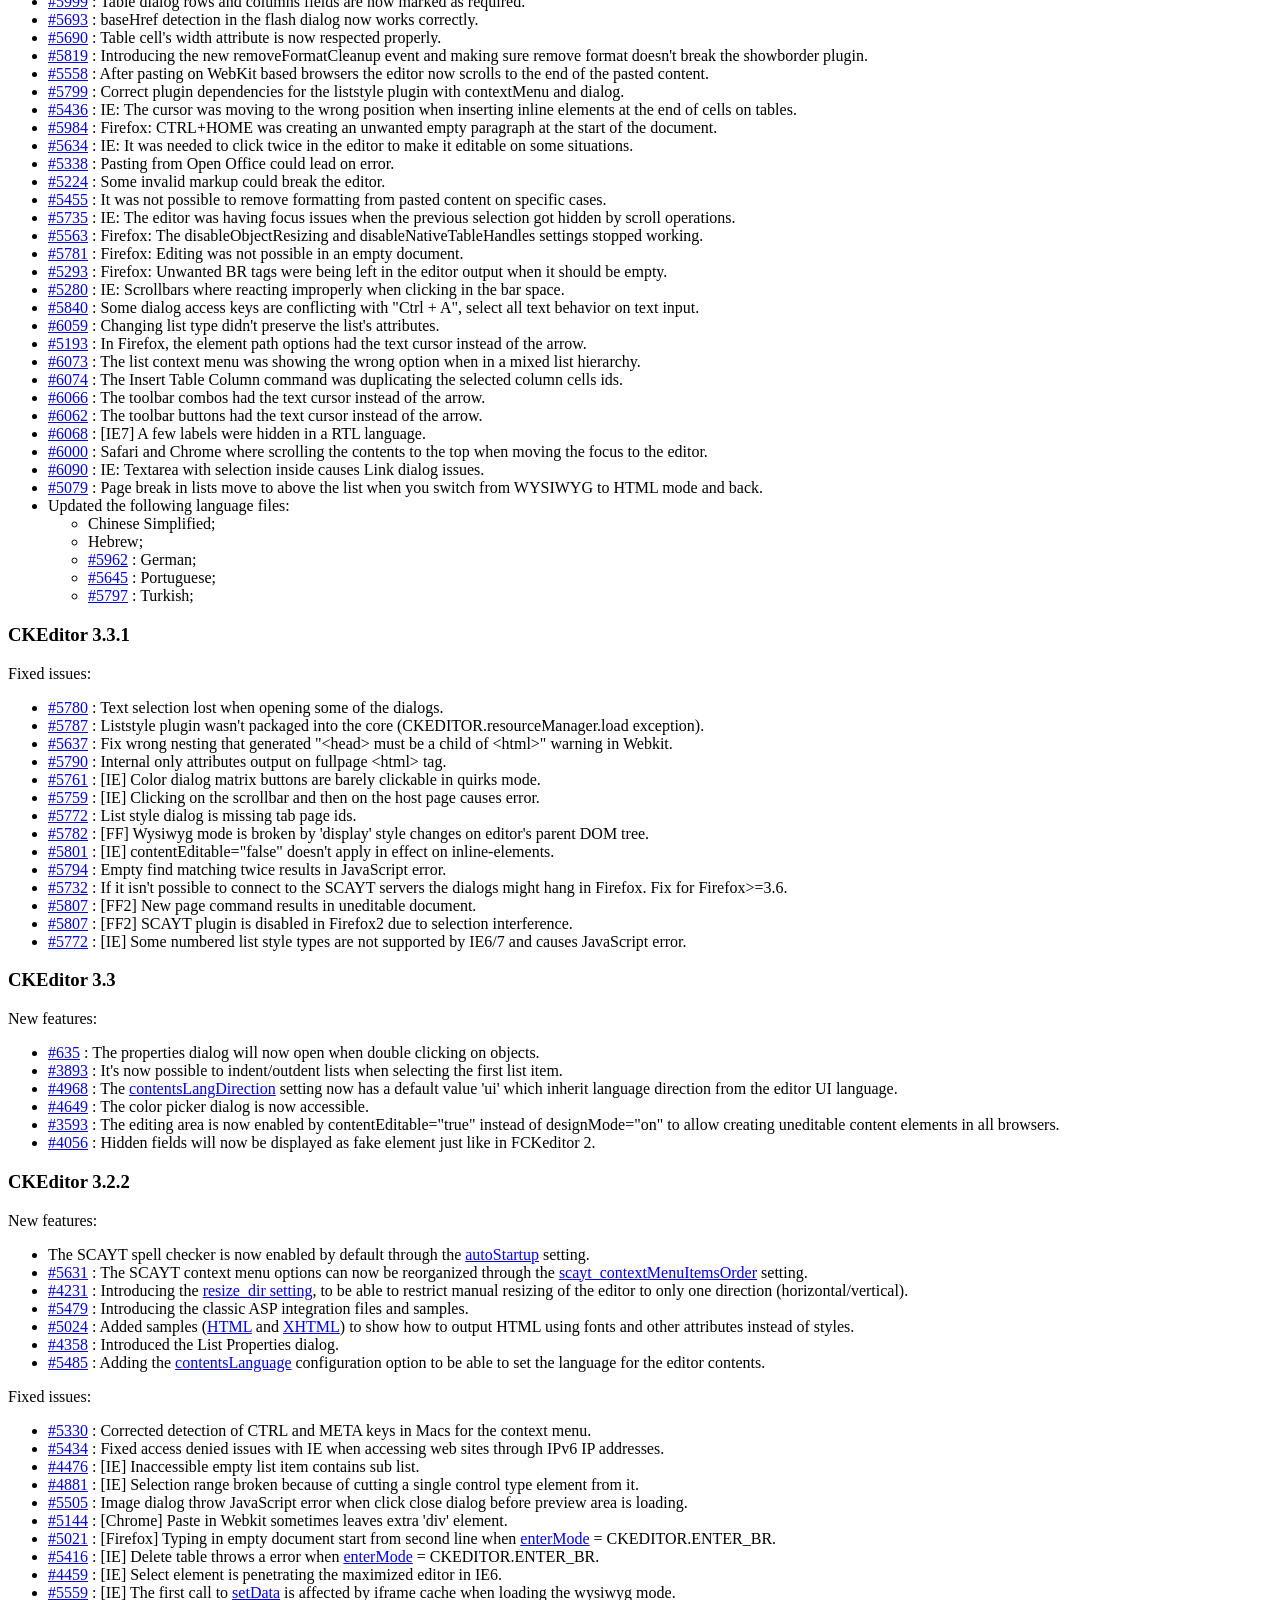
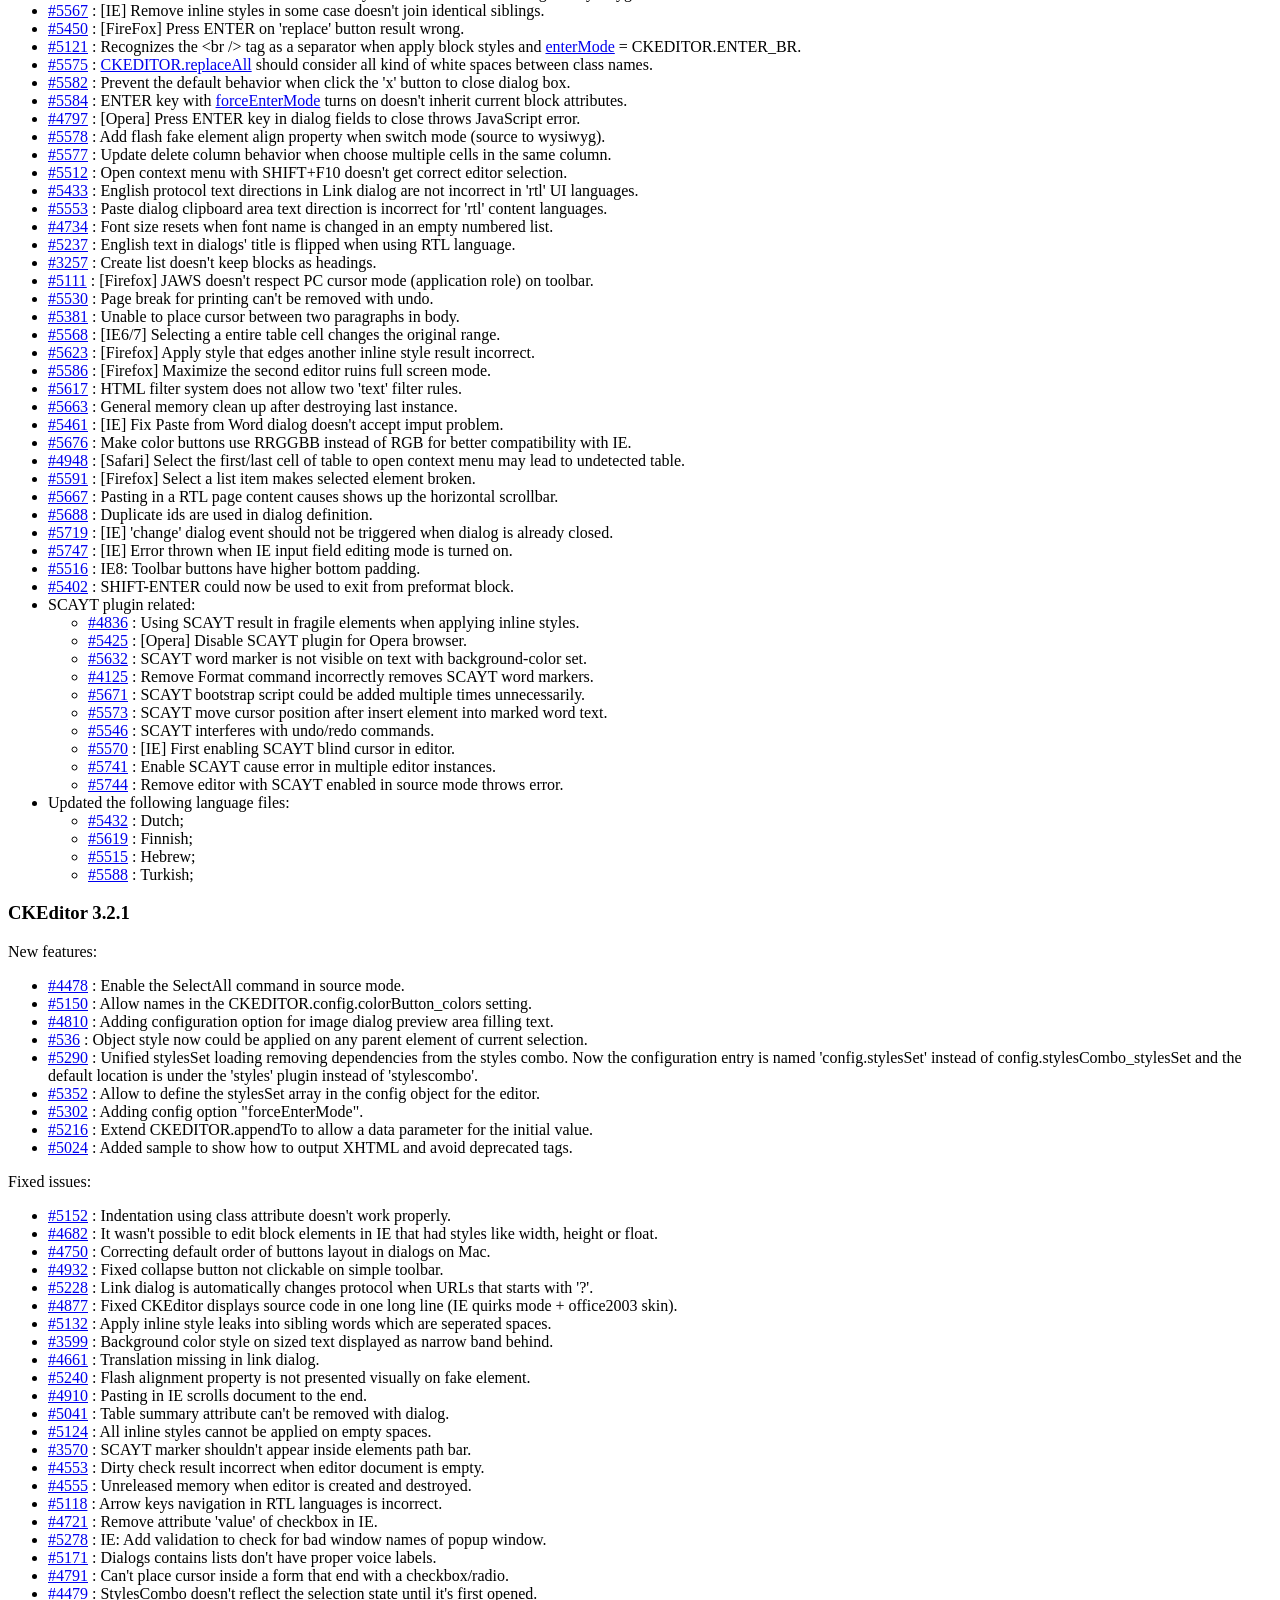
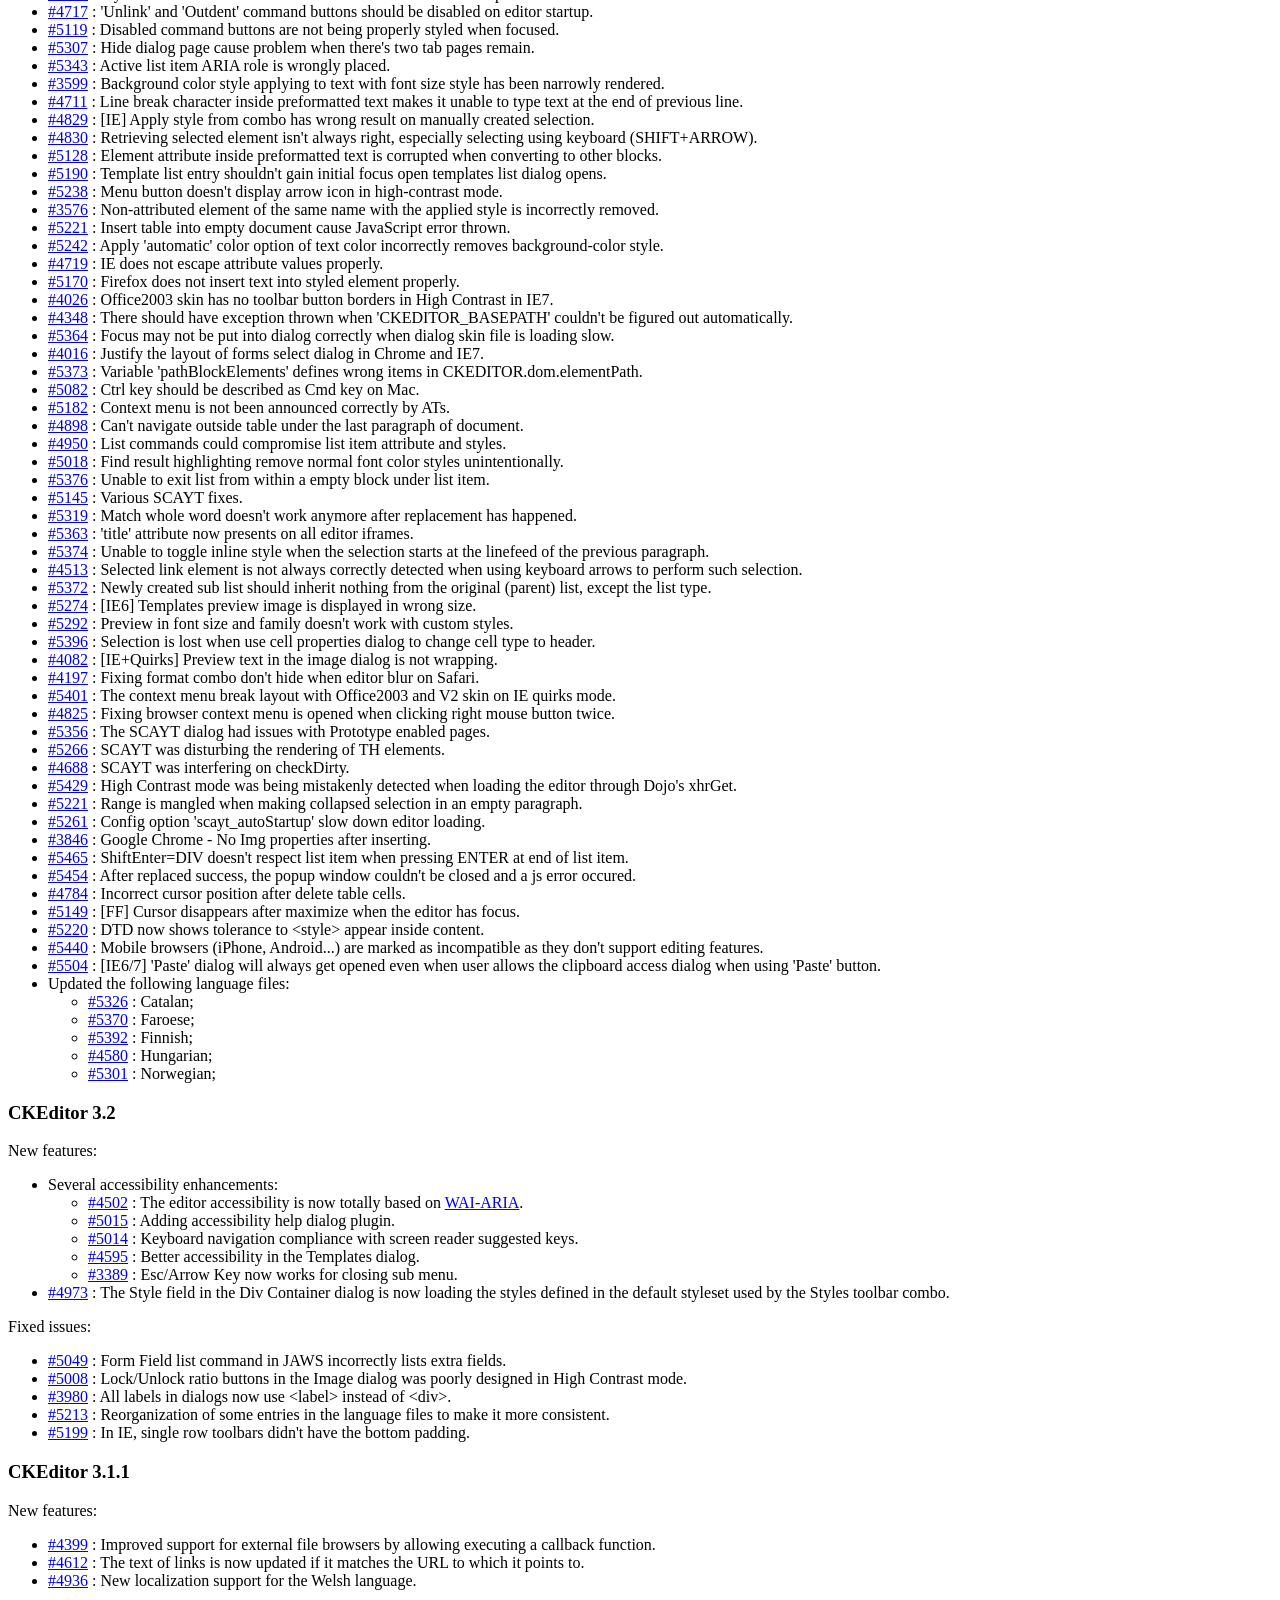
<file: web/static/back/lib/ckeditor/CHANGES.html>
<!DOCTYPE html PUBLIC "-//W3C//DTD XHTML 1.0 Transitional//EN" "http://www.w3.org/TR/xhtml1/DTD/xhtml1-transitional.dtd">
<!--
Copyright (c) 2003-2011, CKSource - Frederico Knabben. All rights reserved.
For licensing, see LICENSE.html or http://ckeditor.com/license
-->
<html xmlns="http://www.w3.org/1999/xhtml">
<head>
	<title>Changelog &mdash; CKEditor</title>
	<meta http-equiv="content-type" content="text/html; charset=utf-8" />
	<style type="text/css">

#footer hr
{
	margin: 10px 0 15px 0;
	height: 1px;
	border: solid 1px gray;
	border-bottom: none;
}

#footer p
{
	margin: 0 10px 10px 10px;
	float: left;
}

#footer #copy
{
	float: right;
}

	</style>
</head>
<body>
	<h1>
		CKEditor Changelog
	</h1>
	<h3>
			CKEditor 3.6.2</h3>
	<p>
			New features:</p>
	<ul>
		<li><a href="http://dev.ckeditor.com/ticket/6089">#6089</a> : The editor is now enabled on iOS 5 (iPad and iPhone).</li>
		<li><a href="http://dev.ckeditor.com/ticket/6089">#7354</a> : It is now possible to exit from blockquotes by using the <em>Enter</em> key on empty paragraphs.</li>
		<li><a href="http://dev.ckeditor.com/ticket/7931">#7931</a> : The <code><a href="http://docs.cksource.com/ckeditor_api/symbols/CKEDITOR.editor.html#event:mode">mode</a></code> event now carries the previous editor mode.</li>
		<li><a href="http://dev.ckeditor.com/ticket/6161">#6161</a> : New <code><a href="http://docs.cksource.com/ckeditor_api/symbols/CKEDITOR.config.html#.autoGrow_onStartup">autoGrow_onStartup</a></code> configuration option.</li>
		<li><a href="http://dev.ckeditor.com/ticket/8052">#8052</a> : <code>autogrow</code> is now available as an editor <a href="http://docs.cksource.com/ckeditor_api/symbols/CKEDITOR.editor.html#execCommand">command</a>.</li>
		<li><a href="http://dev.ckeditor.com/ticket/3457">#3457</a> : It is now possible to edit the contents of <code>&lt;textarea&gt;</code> elements through the dialog window.</li>
		<li><a href="http://dev.ckeditor.com/ticket/8242">#8242</a> : The "&raquo;" character is now added to the Special Character dialog window.</li>
	</ul>
	<p>
			Fixed issues:</p>
	<ul>
		<li><a href="http://dev.ckeditor.com/ticket/8171">#8171</a>, <a href="http://dev.ckeditor.com/ticket/8172">#8172</a> : Updated links to WebSpellChecker.net.</li>
		<li><a href="http://dev.ckeditor.com/ticket/8155">#8155</a> : Tooltips in the Special Character dialog window corrected.</li>
		<li><a href="http://dev.ckeditor.com/ticket/8163">#8163</a> : The name of the <code><a href="http://docs.cksource.com/ckeditor_api/symbols/CKEDITOR.config.html#.filebrowserWindowFeatures">filebrowserWindowFeatures</a></code> configuration setting corrected to match the documented name.</li>
		<li><a href="http://dev.ckeditor.com/ticket/8124">#8124</a> : The Style fields in Advanced dialog window tabs are now validated according to CSS style attribute syntax.</li>
		<li><a href="http://dev.ckeditor.com/ticket/8025">#8025</a> : The checkboxes in the Find and Replace dialog window are now part of a fieldset.</li>
		<li><a href="http://dev.ckeditor.com/ticket/7943">#7943</a> : CSS conflict no longer appears when the page styles set the <code>float</code> property of <code>label</code> elements.</li>
		<li><a href="http://dev.ckeditor.com/ticket/8016">#8016</a> : [WebKit] Flash content is not visible when previewing content.</li>
		<li><a href="http://dev.ckeditor.com/ticket/6908">#6908</a> : Text color should always be applied to the linked text.</li>
		<li><a href="http://dev.ckeditor.com/ticket/7619">#7619</a> : [IE] IFrame shim now consolidates the editor dialog window to avoid having it masked by embedded objects.</li>
		<li><a href="http://dev.ckeditor.com/ticket/7900">#7900</a> : [FF] Copy/Paste operations for table cells no longer break the Table Properties dialog window.</li>
		<li><a href="http://dev.ckeditor.com/ticket/7243">#7243</a> : Inline JavaScript events may become corrupted.</li>
		<li><a href="http://dev.ckeditor.com/ticket/7448">#7448</a> : List creation in RTL blocks is wrongly merged with the above LTR block.</li>
		<li><a href="http://dev.ckeditor.com/ticket/6957">#6957</a> : Highlighting of searched terms does not reach read-only blocks.</li>
		<li><a href="http://dev.ckeditor.com/ticket/7948">#7948</a> : Tooltips with information about correct length units are now displayed for the Width/Height fields of the Table Properties dialog window.</li>
		<li><a href="http://dev.ckeditor.com/ticket/6212">#6212</a> : [WebKit] Editor resize may scroll the host page.</li>
		<li><a href="http://dev.ckeditor.com/ticket/6540">#6540</a> : [Safari] Editor loses focus on resizing.</li>
		<li><a href="http://dev.ckeditor.com/ticket/7908">#7908</a> : [IE] Unlink command is sometimes missing from the context menu of a link.</li>
		<li><a href="http://dev.ckeditor.com/ticket/8159">#8159</a> : Editor fails to load if the browser has no default language set.</li>
		<li><a href="http://dev.ckeditor.com/ticket/7490">#7490</a> : [IE] Block format leaks to the next unselected line when <code>enterMode</code> is set to <code>BR</code>.</li>
		<li><a href="http://dev.ckeditor.com/ticket/8087">#8087</a> : Indenting list items may add redundant text direction attributes.</li>
		<li><a href="http://dev.ckeditor.com/ticket/6200">#6200</a> : Add styling for certain dialog window element types that miss focus outline (like checkbox).</li>
		<li><a href="http://dev.ckeditor.com/ticket/7894">#7894</a> : Fault tolerance when parsing a malformed link.</li>
		<li><a href="http://dev.ckeditor.com/ticket/8049">#8049</a> : Bullets/Numbers are invisible for list items with LTR text direction.</li>
		<li><a href="http://dev.ckeditor.com/ticket/8222">#8222</a> : [IE] Incorrect selection locking after opening a dialog window in some cases.</li>
		<li><a href="http://dev.ckeditor.com/ticket/7002">#7002</a> : [IE] Undo operation when a table is selected results in an error.</li>
		<li><a href="http://dev.ckeditor.com/ticket/8232">#8232</a> : [IE] Unable to apply inline style that starts at the end of a link text.</li>
		<li><a href="http://dev.ckeditor.com/ticket/7153">#7153</a> : Fail to load the source version of the editor after the window is loaded.</li>
		<li><a href="http://dev.ckeditor.com/ticket/8246">#8246</a> : Bad editing performance on certain document contents.</li>
		<li><a href="http://dev.ckeditor.com/ticket/7912">#7912</a> : Cursor trapped in an invisible element after pressing the <em>Enter</em> key.</li>
		<li><a href="http://dev.ckeditor.com/ticket/7645">#7645</a> : Full list or table deletion with the <em>Backspace/Delete</em> key.</li>
		<li><a href="http://dev.ckeditor.com/ticket/8050">#8050</a> : AutoGrow feature better fits the content styles.</li>
		<li><a href="http://dev.ckeditor.com/ticket/8349">#8349</a> : [IE9] Larger toolbar top offset on HTML5 pages.</li>
		<li><a href="http://dev.ckeditor.com/ticket/8352">#8352</a> : [IE9] Toolbar wrapping is incorrect.</li>
		<li><a href="http://dev.ckeditor.com/ticket/8080">#8080</a> : JavaScript error when inserting a new table row.</li>
		<li>Updated the following language files:<ul>
			<li><a href="http://dev.ckeditor.com/ticket/8263">#8263</a> : Dutch;</li>
			<li><a href="http://dev.ckeditor.com/ticket/8238">#8238</a> : Estonian;</li>
			<li><a href="http://dev.ckeditor.com/ticket/8193">#8193</a> : Finnish;</li>
			<li>German;</li>
			<li>Hebrew;</li>
			<li><a href="http://dev.ckeditor.com/ticket/8179">#8179</a> : Hungarian;</li>
			<li><a href="http://dev.ckeditor.com/ticket/8128">#8128</a> : Italian;</li>
			<li><a href="http://dev.ckeditor.com/ticket/8371">#8371</a> : Lithuanian;</li>
			<li><a href="http://dev.ckeditor.com/ticket/8126">#8126</a>, <a href="http://dev.ckeditor.com/ticket/8256">#8256</a> : Norwegian (Bokmal and Nynorsk);</li>
			<li><a href="http://dev.ckeditor.com/ticket/8356">#8356</a> : Persian;</li>
			<li>Polish;</li>
			<li>Portuguese (Brazil);</li>
			<li><a href="http://dev.ckeditor.com/ticket/8151">#8151</a>, <a href="http://dev.ckeditor.com/ticket/8298">#8298</a> : Russian;</li>
			<li>Spanish;</li>
		</ul></li>
	</ul>
	<h3>
			CKEditor 3.6.1</h3>
	<p>
			New features:</p>
	<ul>
		<li><a href="http://dev.ckeditor.com/ticket/4556">#4556</a> : Initial support for HTML5 elements.</li>
		<li><a href="http://dev.ckeditor.com/ticket/6492">#6492</a> : The Find/Replace dialog window will now be populated with text selected in the editor.</li>
		<li><a href="http://dev.ckeditor.com/ticket/7323">#7323</a> : New <code><a href="http://docs.cksource.com/ckeditor_api/symbols/CKEDITOR.dialog.definition.uiElement.html#align">align</a></code> property in dialog window UI elements for field alignment.</li>
		<li><a href="http://dev.ckeditor.com/ticket/6462">#6462</a> : A wider range of CSS length units (like pt and percentage) are now supported in related dialog window fields.</li>
		<li><a href="http://dev.ckeditor.com/ticket/7911">#7911</a> : New Remove Anchor option is now available in the context menu.</li>
		<li><a href="http://dev.ckeditor.com/ticket/7387">#7387</a> : Allow <code>styleDefinition</code> to be applied to a set of elements.</li>
		<li><a href="http://dev.ckeditor.com/ticket/4345">#4345</a> : A new <code><a href="http://docs.cksource.com/ckeditor_api/symbols/CKEDITOR.editor.html#event:langLoaded">langLoaded</a></code> event added to <code><a href="http://docs.cksource.com/ckeditor_api/symbols/CKEDITOR.editor.html">CKEDITOR.editor</a></code> in order to make it possible to perform "by code" language updates.</li>
		<li><a href="http://dev.ckeditor.com/ticket/7959">#7959</a> : The cursor will now blink in the first cell after a table is inserted.</li>
		<li><a href="http://dev.ckeditor.com/ticket/7885">#7885</a> : New <code><a href="http://docs.cksource.com/ckeditor_api/symbols/CKEDITOR.editor.html#removeMenuItem">editor::removeMenuItem</a></code> API for removing plugin context menu items introduced.</li>
		<li><a href="http://dev.ckeditor.com/ticket/7991">#7991</a> : Introduce the <code><a href="http://docs.cksource.com/ckeditor_api/symbols/CKEDITOR.dialog.definition.labeledElement.html#controlStyle">controlStyle</a></code> and <code><a href="http://docs.cksource.com/ckeditor_api/symbols/CKEDITOR.dialog.definition.labeledElement.html#inputStyle">inputStyle</a></code> definitions to allow fine-grained controlling of dialog window element styles.</li>
	</ul>
	<p>
			Fixed issues:</p>
	<ul>
		<li><a href="http://dev.ckeditor.com/ticket/7914">#7914</a> : <strong>ATTENTION!</strong> The signature for the <code><a href="http://docs.cksource.com/ckeditor_api/symbols/CKEDITOR.editor.html#setReadOnly">setReadOnly()</a></code> function has been changed, reversing the meaning of the parameter to be passed to it. Please make sure to update your code when upgrading.</li>
		<li><a href="http://dev.ckeditor.com/ticket/7657">#7657</a> : Wrong margin mirroring when creating a list from RTL paragraphs.</li>
		<li><a href="http://dev.ckeditor.com/ticket/7620">#7620</a> : A glitch in list pasting from Microsoft Word caused by broken child references when filtering.</li>
		<li><a href="http://dev.ckeditor.com/ticket/7811">#7811</a> : [IE] Deleting table row throws a JavaScript error.</li>
		<li><a href="http://dev.ckeditor.com/ticket/6962">#6962</a> : Changed the <code>CKEDITOR.CTRL</code>, <code>CKEDITOR.SHIFT</code> and <code>CKEDITOR.ALT</code> constant values to avoid collision with any possible Unicode character.</li>
		<li><a href="http://dev.ckeditor.com/ticket/6263">#6263</a> : Some table cell context menu options may be incorrectly disabled.</li>
		<li><a href="http://dev.ckeditor.com/ticket/6247">#6247</a> : Focus is not restored properly after a drop-down menu is closed.</li>
		<li><a href="http://dev.ckeditor.com/ticket/7334">#7334</a> : [IE7] Indentation style does not apply to RTL lists.</li>
		<li><a href="http://dev.ckeditor.com/ticket/6845">#6845</a> : Spaces inside the URL field in the Link dialog window will now be removed.</li>
		<li><a href="http://dev.ckeditor.com/ticket/7840">#7840</a> : [IE] Opening the Table Properties dialog window via the context menu causes a JavaScript error.</li>
		<li><a href="http://dev.ckeditor.com/ticket/7733">#7733</a> : Flash movies inserted with the Flash Properties dialog window are not displaying properly when injected into the page.</li>
		<li><a href="http://dev.ckeditor.com/ticket/7837">#7837</a> : [IE&lt;8] Inserting a page break results in an error.</li>
		<li><a href="http://dev.ckeditor.com/ticket/7804">#7804</a> : The HTML5 <a href="http://www.w3.org/TR/html-markup/wbr.html"><code>wbr</code></a> tag is now recognized by the editor.</li>
		<li><a href="http://dev.ckeditor.com/ticket/7867">#7867</a> : The file browser for the background image in the Document Properties plugin dialog window does not work.</li>
		<li><a href="http://dev.ckeditor.com/ticket/7130">#7130</a> : The column resizer gripping area is invading adjacent table cells.</li>
		<li><a href="http://dev.ckeditor.com/ticket/7844">#7844</a> : [FF] Calling <code>setData()</code> on a hidden editor caused editor not to display.</li>
		<li><a href="http://dev.ckeditor.com/ticket/7860">#7860</a> : The BBCode plugin was stripping BBCode tags that were not implemented in the plugin, but from now on they will be handled as simple text.</li>
		<li><a href="http://dev.ckeditor.com/ticket/7321">#7321</a> : [IE6] Contents inside the RTL fields in dialog windows are overflowing.</li>
		<li><a href="http://dev.ckeditor.com/ticket/7323">#7323</a> : [IE Quirks] Some fields are not centered in the dialog window.</li>
		<li><a href="http://dev.ckeditor.com/ticket/5955">#5955</a> : Editor accessibility issue with JAWS when a drop-down menu is placed as the first item in the toolbar.</li>
		<li><a href="http://dev.ckeditor.com/ticket/6671">#6671</a> : [FF] Selection of an item from the Styles drop-down list is not refreshed after the style is removed.</li>
		<li><a href="http://dev.ckeditor.com/ticket/7879">#7879</a> : The Style and Height/Width fields of the Table Properties dialog window are not synchronized.</li>
		<li><a href="http://dev.ckeditor.com/ticket/7581">#7581</a> : [IE] The <em>Enter</em> key pressed at the end of a list item containing the <code>start</code> attribute crashes the browser.</li>
		<li><a href="http://dev.ckeditor.com/ticket/7266">#7266</a> : Dialog window fields that did not pass validation are now ARIA-compatible with <code>aria-invalid</code>.</li>
		<li><a href="http://dev.ckeditor.com/ticket/7742">#7742</a> : [WebKit] Indentation, alignment, and language direction are not applied on an empty document without the editor being in focus.</li>
		<li><a href="http://dev.ckeditor.com/ticket/7801">#7801</a> : [Opera] Pasted paragraphs now split partially selected blocks.</li>
		<li><a href="http://dev.ckeditor.com/ticket/6663">#6663</a> : Table caption that contains rich text is corrupted after an edit done with the Table Properties dialog window.</li>
		<li><a href="http://dev.ckeditor.com/ticket/7893">#7893</a> : [WebKit, Opera, IE&lt;8] It is impossible to link to anchors in the document.</li>
		<li><a href="http://dev.ckeditor.com/ticket/7637">#7637</a> : Cursor position might in some cases cause problems after inserting a page break.</li>
		<li><a href="http://dev.ckeditor.com/ticket/5314">#5314</a> : The <code>aria-selected</code> attribute is not removed when toolbar drop-down menu items are deselected.</li>
		<li><a href="http://dev.ckeditor.com/ticket/7749">#7749</a> : Small check introduced to avoid issues with custom data processors and the <code>insertHtml</code> function.</li>
		<li><a href="http://dev.ckeditor.com/ticket/7269">#7269</a> : [WebKit] Paste from Word is including the full <code>file://</code> URL path for anchor links.</li>
		<li><a href="http://dev.ckeditor.com/ticket/7584">#7584</a> : Start number of the List dialog window now works with numbered list items.</li>
		<li><a href="http://dev.ckeditor.com/ticket/6975">#6975</a> : [IE6, IE7] A definition list crashes Internet Explorer on HTML output.</li>
		<li><a href="http://dev.ckeditor.com/ticket/7841">#7841</a> : Deleting a column with a cell deleted in one of the rows does not work.</li>
		<li><a href="http://dev.ckeditor.com/ticket/7944">#7944</a> : The <em>Enter</em> key should not split or create new paragraphs inside caption elements.</li>
		<li><a href="http://dev.ckeditor.com/ticket/7639">#7639</a> : [IE9] Browser might crash when an object is selected in the document.</li>
		<li><a href="http://dev.ckeditor.com/ticket/7847">#7847</a> : [IE8] Inserting an image with non-secure source in a HTTPS page breaks the dialog window.</li>
		<li><a href="http://dev.ckeditor.com/ticket/7953">#7953</a> : [IE] Text selection lost after the browser context menu is opened.</li>
		<li><a href="http://dev.ckeditor.com/ticket/5239">#5239</a> : Inconsistent focus behavior after closing a toolbar drop-down menu.</li>
		<li><a href="http://dev.ckeditor.com/ticket/6470">#6470</a> : The Start attribute of a Numbered List is rendered incorrectly if the field is left empty.</li>
		<li><a href="http://dev.ckeditor.com/ticket/7324">#7324</a> : [IE6 Quirks] Context menus are not displayed correctly.</li>
		<li><a href="http://dev.ckeditor.com/ticket/7566">#7566</a> : BiDi: Increasing indentation of a list item changes the language direction.</li>
		<li><a href="http://dev.ckeditor.com/ticket/7839">#7839</a> : [IE] Pasting multi-level numbered lists from Microsoft Word does not work properly.</li>
		<li><a href="http://dev.ckeditor.com/ticket/188">#188</a> : [IE] Object selection was making the toolbar inactive in some situations.</li>
		<li>Updated the following language files:<ul>
			<li><a href="http://dev.ckeditor.com/ticket/7834">#7834</a> : Dutch;</li>
			<li><a href="http://dev.ckeditor.com/ticket/7869">#7869</a>, <a href="http://dev.ckeditor.com/ticket/7869">#7999</a> : Welsh;</li>
			<li>Polish;</li>
			<li>Hebrew;</li>
			<li>German</li>
		</ul></li>
	</ul>
	<h3>
			CKEditor 3.6</h3>
	<p>
			New features:</p>
	<ul>
		<li><a href="http://dev.ckeditor.com/ticket/7044">#7044</a> : New BBCode sample plugin that makes the editor output (one dialect of) BBCode format.</li>
		<li><a href="http://dev.ckeditor.com/ticket/5647">#5647</a> : Accessibility enhancements to the structure of the toolbar.</li>
		<li><a href="http://dev.ckeditor.com/ticket/5647">#5647</a> : The Kama skin now presents separators for the toolbar items, making it easier to group buttons and have a cleaner layout.</li>
		<li><a href="http://dev.ckeditor.com/ticket/5647">#5647</a> : Usability enhancements to keyboard navigation on the toolbar. The <em>Tab</em> key is now used to jump between toolbar groups, while the <em>Arrow</em> keys can be used to cycle within the group. The new <code><a href="http://docs.cksource.com/ckeditor_api/symbols/CKEDITOR.config.html#.toolbarGroupCycling">toolbarGroupCycling</a></code> setting can be used to change the <em>Arrow</em> keys behavior.</li>
		<li><a href="http://dev.ckeditor.com/ticket/1376">#1376</a> : It is now possible to put the editor in the "read-only" state, so that the users would not be able to introduce changes to the contents. Check out the new <code><a href="http://docs.cksource.com/ckeditor_api/symbols/CKEDITOR.editor.html#setReadOnly">CKEDITOR.editor::setReadOnly</a></code> method, the <code><a href="http://docs.cksource.com/ckeditor_api/symbols/CKEDITOR.editor.html#readOnly">CKEDITOR.editor::readOnly</a></code> property, the <code><a href="http://docs.cksource.com/ckeditor_api/symbols/CKEDITOR.editor.html#event:readOnly">CKEDITOR.editor::readOnly</a></code> event, and the <code><a href="http://docs.cksource.com/ckeditor_api/symbols/CKEDITOR.config.html#.readOnly">readOnly</a></code> setting.</li>
		<li><a href="http://dev.ckeditor.com/ticket/3582">#3582</a> : New presentation of anchor elements in the WYSIWYG mode.</li>
		<li><a href="http://dev.ckeditor.com/ticket/6737">#6737</a> : The Format drop-down list will now display the preview of its contents exactly as defined in their style configurations.</li>
		<li><a href="http://dev.ckeditor.com/ticket/6654">#6654</a> : A new <code><a href="http://docs.cksource.com/ckeditor_api/symbols/CKEDITOR.config.html#.autoParagraph">autoParagraph</a></code> configuration setting is added to disable the auto paragraphing feature.</li>
		<li><a href="http://dev.ckeditor.com/ticket/901">#901</a> : New Stylesheet Parser (<code>stylesheetparser</code>) plugin that fills the Styles drop-down list based on the CSS classes available for the content. Check the new sample to learn how to use it.</li>
		<li><a href="http://dev.ckeditor.com/ticket/2988">#2988</a> : New Document Properties (<code>docprops</code>) plugin that sets the metadata of the page in the Full Page mode.</li>
		<li><a href="http://dev.ckeditor.com/ticket/7240">#7240</a> : New Developer Tools (<code>devtools</code>) plugin that shows information about dialog window UI elements to allow for easier customization.</li>
		<li><a href="http://dev.ckeditor.com/ticket/6841">#6841</a> : Pressing the <em>Enter</em> key at the end of a pre-formatted block will now exit from it.</li>
		<li><a href="http://dev.ckeditor.com/ticket/6850">#6850</a> : The About CKEditor dialog window now contains a link to CKEditor User's Guide.</li>
		<li><a href="http://dev.ckeditor.com/ticket/5745">#5745</a> : Extra configuration options for the <code>iframeDialog</code> can now be passed.</li>
		<li><a href="http://dev.ckeditor.com/ticket/6589">#6589</a> : The <code>onDialogEvent</code> function will now be used automatically in the <code>iframeDialog</code> contents if no callback is used on creation.</li>
		<li><a href="http://dev.ckeditor.com/ticket/7757">#7757</a> : Georgian localization added.</li>
	</ul>
	<p>
			Fixed issues:</p>
	<ul>
		<li><a href="http://dev.ckeditor.com/ticket/6774">#6774</a> : Internal styles are not included in the <code>contents.css</code> sample.</li>
		<li><a href="http://dev.ckeditor.com/ticket/6521">#6521</a> : Added sample for the TableResize plugin.</li>
		<li><a href="http://dev.ckeditor.com/ticket/6664">#6664</a> : Page break is sometimes merged into block-level elements.</li>
		<li><a href="http://dev.ckeditor.com/ticket/7594">#7594</a> : Toolbar keyboard navigation is not possible after recreating the editor.</li>
		<li><a href="http://dev.ckeditor.com/ticket/6657">#6657</a> : Allow to style the entire dialog window field when the input element is disabled.</li>
		<li>Updated the following language files:<ul>
			<li>Hebrew;</li>
			<li>Polish;</li>
		</ul></li>
	</ul>
	<h3>
			CKEditor 3.5.4</h3>
	<p>
			Fixed issues:</p>
	<ul>
		<li>Added protection against XSS attacks in PHP samples when displaying element names.</li>
		<li><a href="http://dev.ckeditor.com/ticket/7347">#7347</a> : The <em>Enter</em> key will no longer be caught by the dialog window covering the editor.</li>
		<li><a href="http://dev.ckeditor.com/ticket/6718">#6718</a> : Paste from Word command overrides the Force Paste as Plain Text configuration.</li>
		<li><a href="http://dev.ckeditor.com/ticket/6629">#6629</a> : Padding body is no longer needed when the last block is pre-formatted.</li>
		<li><a href="http://dev.ckeditor.com/ticket/4844">#4844</a> : [IE] Dialog windows fail to load if there are too many editor instances on the page.</li>
		<li><a href="http://dev.ckeditor.com/ticket/5788">#5788</a> : HTML parser trims empty spaces following <code>&lt;br&gt;</code> elements.</li>
		<li><a href="http://dev.ckeditor.com/ticket/7513">#7513</a> : Invalid markup could cause the editor to hang.</li>
		<li><a href="http://dev.ckeditor.com/ticket/6109">#6109</a> : Paste and Paste as Plain Text dialog windows now use the standard <code><a href="http://docs.cksource.com/ckeditor_api/symbols/CKEDITOR.dialog.html#commitContent">commitContent</a></code> and <code><a href="http://docs.cksource.com/ckeditor_api/symbols/CKEDITOR.dialog.html#setupContent">setupContent</a></code> methods.</li>
		<li><a href="http://dev.ckeditor.com/ticket/7588">#7588</a> : The editor code now has a protection system to avoid issues when including <code>ckeditor.js</code> more than once in the page.</li>
		<li><a href="http://dev.ckeditor.com/ticket/7322">#7322</a> : Text font plugin now recognizes font family names that contain quotes.</li>
		<li><a href="http://dev.ckeditor.com/ticket/7540">#7540</a> : Paste from Word introduces wrong spaces.</li>
		<li><a href="http://dev.ckeditor.com/ticket/7697">#7697</a> : Successive calls of the <code>replace()</code> method did not work after SCAYT context menu initialization.</li>
		<li>Updated the following language files:<ul>
			<li><a href="http://dev.ckeditor.com/ticket/7647">#7647</a> : Slovak;</li>
		</ul></li>
	</ul>
	<h3>
			CKEditor 3.5.3</h3>
	<p>
			New features:</p>
	<ul>
		<li><a href="http://dev.ckeditor.com/ticket/4890">#4890</a> : Added the possibility to edit the <code>rel</code> attribute for links.</li>
		<li><a href="http://dev.ckeditor.com/ticket/7004">#7004</a> : Allow loading plugin translations even if they are not present in the plugin definition.</li>
		<li><a href="http://dev.ckeditor.com/ticket/7315">#7315</a> : Firing the <code>resize</code> event on dialog window instances is now possible.</li>
		<li><a href="http://dev.ckeditor.com/ticket/7259">#7259</a> : Dialog window definition allows to specify initial <code>width</code> and <code>height</code> values.</li>
		<li><a href="http://dev.ckeditor.com/ticket/7131">#7131</a> : List item numbering is now supported on pasting from Microsoft Word.</li>
	</ul>
	<p>
			Fixed issues:</p>
	<ul>
		<li><a href="http://dev.ckeditor.com/ticket/1272">#1272</a> : [WebKit] It is now possible to apply styles to collapsed selections in Safari and Chrome.</li>
		<li><a href="http://dev.ckeditor.com/ticket/7054">#7054</a> : The tooltips for special characters are now lowercased, making them more readable.</li>
		<li><a href="http://dev.ckeditor.com/ticket/7102">#7102</a> : "Replace DIV" sample did not work when double-clicking inside the formatted text.</li>
		<li><a href="http://dev.ckeditor.com/ticket/7088">#7088</a> : Loading of plugins failed on new instances of the editor after the Insert Special Character dialog window was used.</li>
		<li><a href="http://dev.ckeditor.com/ticket/6215">#6215</a> : Removal of inline styles now also removes overrides.</li>
		<li><a href="http://dev.ckeditor.com/ticket/6144">#6144</a> : Rich text drop-down lists have wrong height when toolbar is wrapped.</li>
		<li><a href="http://dev.ckeditor.com/ticket/6387">#6387</a> : AutoGrow may cause an error when editor instance is destroyed too quickly after a height change.</li>
		<li><a href="http://dev.ckeditor.com/ticket/6901">#6901</a> : Mixed direction content was not properly respected in a shared toolbar setting.</li>
		<li><a href="http://dev.ckeditor.com/ticket/4809">#4809</a> : Table-related tags are output in wrong order.</li>
		<li><a href="http://dev.ckeditor.com/ticket/7092">#7092</a> : Corrupted toolbar button state for inline style after switching to Source.</li>
		<li><a href="http://dev.ckeditor.com/ticket/6921">#6921</a> : Pasted text marked by SCAYT in one language is not re-checked if another spellchecking language is selected in the editor.</li>
		<li><a href="http://dev.ckeditor.com/ticket/6614">#6614</a> : Enhancement of the resize handle in RTL.</li>
		<li><a href="http://dev.ckeditor.com/ticket/5924">#5924</a> : Flash plugin now recognizes Flash content without an <code>embed</code> tag.</li>
		<li><a href="http://dev.ckeditor.com/ticket/4475">#4475</a> : Protected source in attributes and inline CSS text is not handled correctly.</li>
		<li><a href="http://dev.ckeditor.com/ticket/6984">#6984</a> : [FF] Trailing line breaks are lost in <code>ENTER_BR</code>.</li>
		<li><a href="http://dev.ckeditor.com/ticket/6987">#6987</a> : [IE] Text selection lost when calling <code>editor::insertHtml</code> from a dialog window in some situations.</li>
		<li><a href="http://dev.ckeditor.com/ticket/6865">#6865</a> : BiDi mirroring does not work when a text direction change is done through a dialog window.</li>
		<li><a href="http://dev.ckeditor.com/ticket/6966">#6966</a> : [IE] Unintended paragraph is created in an empty document in <code>enterMode</code> set for <code>BR</code> and <code>DIV</code>.</li>
		<li><a href="http://dev.ckeditor.com/ticket/7084">#7084</a> : SCAYT dialog window is now working properly with more than one editor instance in a page.</li>
		<li><a href="http://dev.ckeditor.com/ticket/6662">#6662</a> : [FF] List structure pasting error caused by a regression from FF3.5.x is now fixed.</li>
		<li><a href="http://dev.ckeditor.com/ticket/7300">#7300</a> : Link dialog window now loads numeric values correctly.</li>
		<li><a href="http://dev.ckeditor.com/ticket/7330">#7330</a> : New list items no longer inherit the <code>value</code> attribute from their sibling.</li>
		<li><a href="http://dev.ckeditor.com/ticket/7293">#7293</a> : The "Automatic" color button is now presented correctly without focus inside the editor.</li>
		<li><a href="http://dev.ckeditor.com/ticket/7018">#7018</a> : [IE] Toolbar drop-down lists did not have a border around them.</li>
		<li><a href="http://dev.ckeditor.com/ticket/7073">#7073</a> : Image dialog window no longer allows zero height and width value to be entered.</li>
		<li><a href="http://dev.ckeditor.com/ticket/7316">#7316</a> : [FF] Clicking on "Paste" button incorrectly breaks the line at the cursor position.</li>
		<li><a href="http://dev.ckeditor.com/ticket/6751">#6751</a> : Inline whitespaces are incorrectly stripped when pasting from Word.</li>
		<li><a href="http://dev.ckeditor.com/ticket/6236">#6236</a> : [IE] Fixing malformed nested list structure which was introduced by the <em>Backspace</em> key.</li>
		<li><a href="http://dev.ckeditor.com/ticket/6649">#6649</a> : [IE] Selection of the full table sometimes does not work.</li>
		<li><a href="http://dev.ckeditor.com/ticket/6946">#6946</a> : HTML parser is now able to fix orphan list items.</li>
		<li><a href="http://dev.ckeditor.com/ticket/6861">#6861</a> : Indenting a list item should retain the text direction.</li>
		<li><a href="http://dev.ckeditor.com/ticket/6938">#6938</a> : Outdenting a list item should retain the text direction.</li>
		<li><a href="http://dev.ckeditor.com/ticket/6849">#6849</a> : Correct <em>Enter</em> key behavior on list item.</li>
		<li><a href="http://dev.ckeditor.com/ticket/7113">#7113</a> : [WebKit] Undesired document scroll on click after scrolling.</li>
		<li><a href="http://dev.ckeditor.com/ticket/6491">#6491</a> : Undesired Image dialog window dimension lock reset on URL change.</li>
		<li><a href="http://dev.ckeditor.com/ticket/7284">#7284</a> : [FF Quirks] Maximize now works correctly.</li>
		<li><a href="http://dev.ckeditor.com/ticket/6609">#6609</a> : [IE9] Browser in high contrast mode is not properly detected.</li>
		<li><a href="http://dev.ckeditor.com/ticket/7222">#7222</a> : [WebKit] Impossible to apply a single style to a collapsed selection without giving the editor focus.</li>
		<li><a href="http://dev.ckeditor.com/ticket/7180">#7180</a> : [IE9] When using Kama skin and RTL layout dialog window buttons were not being displayed correctly.</li>
		<li><a href="http://dev.ckeditor.com/ticket/7182">#7182</a> : [IE9] When using Office2003/v2 skin and RTL layout dialog window shadows were corrupted.</li>
		<li><a href="http://dev.ckeditor.com/ticket/6913">#6913</a> : Invalid escape sequence (<code>\b</code>) was used in the PHP integration.</li>
		<li><a href="http://dev.ckeditor.com/ticket/5757">#5757</a> : [IE6] Text was not wrapping in the accessibility instructions dialog window.</li>
		<li><a href="http://dev.ckeditor.com/changeset/6604">[6604]</a> : <code>Xml.js</code> and <code>Ajax.js</code> are now available as plugins ('xml' and 'ajax').</li>
		<li><a href="http://dev.ckeditor.com/ticket/7304">#7304</a> : Microsoft Word cleanup function is not always invoked when clicking on the "Paste From Word" button.</li>
		<li><a href="http://dev.ckeditor.com/ticket/6658">#6658</a> : [IE] Pasting text from Microsoft Word with one or more tabs between list items was failing.</li>
		<li><a href="http://dev.ckeditor.com/ticket/7433">#7433</a> : [IE9] <code>ENTER_BR</code> at the end of a block breaks due to an IE9 regression.</li>
		<li><a href="http://dev.ckeditor.com/ticket/7432">#7432</a> : [WebKit] Unable to create a new list in an empty document.</li>
		<li><a href="http://dev.ckeditor.com/ticket/4880">#4880</a> : CKEditor changes tag style inside HTML comment with <code>cke_protected</code>.</li>
		<li><a href="http://dev.ckeditor.com/ticket/7023">#7023</a> : [IE] JavaScript error when a Selection Field is inserted into a page.</li>
		<li><a href="http://dev.ckeditor.com/ticket/7034">#7034</a> : Inserting special characters into styled text.</li>
		<li><a href="http://dev.ckeditor.com/ticket/7132">#7132</a> : Paste toolbar buttons are becoming disabled.</li>
		<li><a href="http://dev.ckeditor.com/ticket/7138">#7138</a> : The <code>api.html</code> sample in Opera does not work as expected.</li>
		<li><a href="http://dev.ckeditor.com/ticket/7160">#7160</a> : Cannot paste the form element on top of the page.</li>
		<li><a href="http://dev.ckeditor.com/ticket/7171">#7171</a> : Double-clicking an image in non-editable content opens the editing dialog window.</li>
		<li><a href="http://dev.ckeditor.com/ticket/7455">#7455</a> : Extra line break is added automatically to the preformatted element.</li>
		<li><a href="http://dev.ckeditor.com/ticket/7467">#7467</a> : [Firefox] Extra <code>br</code> element is added in a nested list.</li>
		<li>Updated the following language files:<ul>
			<li><a href="http://dev.ckeditor.com/ticket/7124">#7124</a> : Czech;</li>
			<li><a href="http://dev.ckeditor.com/ticket/7126">#7126</a> : French;</li>
			<li><a href="http://dev.ckeditor.com/ticket/7140">#7140</a> : Catalan;</li>
			<li><a href="http://dev.ckeditor.com/ticket/7215">#7215</a> : Faroese;</li>
			<li><a href="http://dev.ckeditor.com/ticket/7177">#7177</a> : Finnish;</li>
			<li><a href="http://dev.ckeditor.com/ticket/7163">#7163</a> : Norwegian (no and nb);</li>
			<li><a href="http://dev.ckeditor.com/ticket/7219">#7219</a> : Swedish;</li>
			<li><a href="http://dev.ckeditor.com/ticket/7183">#7183</a> : Afrikaans;</li>
			<li>Hebrew;</li>
			<li>Spanish;</li>
			<li>Polish;</li>
			<li>German;</li>
		</ul></li>
	</ul>
	<h3>
			CKEditor 3.5.2</h3>
	<p>
			Fixed issues:</p>
	<ul>
		<li><a href="http://dev.ckeditor.com/ticket/7168">#7168</a> : [IE9] Destroying an editor instance throws an error.</li>
		<li><a href="http://dev.ckeditor.com/ticket/7169">#7169</a> : [IE9] Menu item has incorrect height.</li>
		<li><a href="http://dev.ckeditor.com/ticket/7178">#7178</a> : [IE9] Read-only attributes do not work in IE9.</li>
		<li><a href="http://dev.ckeditor.com/ticket/7181">#7181</a> : [IE9] Toolbar items are not aligned in v2 and Office2003 skins.</li>
		<li><a href="http://dev.ckeditor.com/ticket/7174">#7174</a> : [IE9] Elements path does not load correctly when the editor is switched back from Source to WYSIWYG.</li>
	</ul>
	<h3>
			CKEditor 3.5.1</h3>
	<p>
			New features:</p>
	<ul>
		<li><a href="http://dev.ckeditor.com/ticket/6107">#6107</a> : It is now possible to remove block styles using Styles and Paragraph Format drop-down lists.</li>
		<li><a href="http://dev.ckeditor.com/ticket/5590">#5590</a> : Remove Format command works in collapsed selections.</li>
		<li><a href="http://dev.ckeditor.com/ticket/5755">#5755</a> : The <code><a href="http://docs.cksource.com/ckeditor_api/symbols/CKEDITOR.config.html#.dialog_buttonsOrder">dialog_buttonsOrder</a></code> option now works in Internet Explorer.</li>
		<li><a href="http://dev.ckeditor.com/ticket/6869">#6869</a> : The <code>data-cke-nostyle</code> attribute (which was introduced for escaping the element from been influenced by the style system since 3.5) is deprecated in favor of the new <code>data-nostyle</code> attribute.</li>
		<li>Revised sample pages with code examples and clarifications.</li>
	</ul>
	<p>
			Fixed issues:</p>
	<ul>
		<li><a href="http://dev.ckeditor.com/ticket/5855">#5855</a> : Updating a link multiple times generates wrong <code>href</code> attribute.</li>
		<li><a href="http://dev.ckeditor.com/ticket/6166">#6166</a> : Error on Maximize command, when the toolbar button is not shown.</li>
		<li><a href="http://dev.ckeditor.com/ticket/6607">#6607</a> : Table cell "merge down" and "merge right" commands work only once.</li>
		<li><a href="http://dev.ckeditor.com/ticket/6228">#6228</a> : Merge down does not work, throwing a JavasSript error.</li>
		<li><a href="http://dev.ckeditor.com/ticket/6625">#6625</a> : BIDI: Mixed LTR/RTL direction causes incorrect behavior.</li>
		<li><a href="http://dev.ckeditor.com/ticket/6881">#6881</a> : IFrame capitalization is now consistent throughout labels.</li>
		<li><a href="http://dev.ckeditor.com/ticket/6686">#6686</a> : BIDI: [FF] When we apply explicit language direction to a numbered/bulleted list, the corresponding language direction toolbar icon is not highlighted.</li>
		<li><a href="http://dev.ckeditor.com/ticket/6566">#6566</a> : It is now possible to exit a blockquote using <code>ENTER_BR</code>.</li>
		<li><a href="http://dev.ckeditor.com/ticket/6868">#6868</a> : Partial (invalid) list structure crashes the editor on load.</li>
		<li><a href="http://dev.ckeditor.com/ticket/6804">#6804</a> : Buggy behavior when editing the <code>legend</code> element inside a <code>fieldset</code>.</li>
		<li><a href="http://dev.ckeditor.com/ticket/6724">#6724</a> : [IE7] Nested list display bug on empty list item.</li>
		<li><a href="http://dev.ckeditor.com/ticket/6715">#6715</a> : List items do not create paragraphs after the list placed in a table cell is removed.</li>
		<li><a href="http://dev.ckeditor.com/ticket/6695">#6695</a> : [Webkit] Display bug after the editor is restored from the full screen mode.</li>
		<li><a href="http://dev.ckeditor.com/ticket/6661">#6661</a> : [IE] Pre-formatted style does not preserve applied text direction.</li>
		<li><a href="http://dev.ckeditor.com/ticket/6655">#6655</a> : Using the editor resize grip causes small visual offsets.</li>
		<li><a href="http://dev.ckeditor.com/ticket/6604">#6604</a> : The <code>div</code> element should be used as a formatting block in <code>ENTER_BR</code>.</li>
		<li><a href="http://dev.ckeditor.com/ticket/6249">#6249</a> : BIDI: List item bullets are off viewport with RTL text direction.</li>
		<li><a href="http://dev.ckeditor.com/ticket/6610">#6610</a> : BIDI: <code>ENTER_BR</code> change direction in one line out of multiple.</li>
		<li><a href="http://dev.ckeditor.com/ticket/6872">#6872</a> : [IE] Link target field is not populated properly when no target is set.</li>
		<li><a href="http://dev.ckeditor.com/ticket/6880">#6880</a> : Samples: Added a user-friendly message for users on servers without PHP support.</li>
		<li><a href="http://dev.ckeditor.com/ticket/6628">#6628</a> : Setting <code><a href="http://docs.cksource.com/ckeditor_api/symbols/CKEDITOR.config.html#.enterMode">config.enterMode</a></code> from PHP fails.</li>
		<li><a href="http://dev.ckeditor.com/ticket/6278">#6278</a> : Comments were moved above the <code>br</code> tags.</li>
		<li><a href="http://dev.ckeditor.com/ticket/6687">#6687</a> : Empty tag should be removed in inline-style format.</li>
		<li><a href="http://dev.ckeditor.com/ticket/6645">#6645</a> : Allow to configure whether &quot; (double quotes) characters should be encoded in the contents.</li>
		<li><a href="http://dev.ckeditor.com/ticket/6336">#6336</a> : IE: (double)clicking an <code>input type="submit"</code> button submitted the form.</li>
		<li><a href="http://dev.ckeditor.com/ticket/6646">#6646</a> : Context menu was not working for text inputs present in the initial content.</li>
		<li><a href="http://dev.ckeditor.com/ticket/6641">#6641</a> : Copying and pasting links inside the editor was not working.</li>
		<li><a href="http://dev.ckeditor.com/ticket/4208">#4208</a> : The <code><a href="http://docs.cksource.com/ckeditor_api/symbols/CKEDITOR.config.html#.disableObjectResizing">disableObjectResizing</a></code> setting now works in IE.</li>
		<li><a href="http://dev.ckeditor.com/ticket/6242">#6242</a> : [IE] Editing existing links with <code>href</code> of a relative path mangles containing text.</li>
		<li><a href="http://dev.ckeditor.com/ticket/5930">#5930</a> : [IE] Style definitions are no longer lowercased.</li>
		<li><a href="http://dev.ckeditor.com/ticket/5361">#5361</a> : Preview window's title should reflect the title tag in full page mode.</li>
		<li><a href="http://dev.ckeditor.com/ticket/5522">#5522</a> : [IE] In versions &lt; 8 or compatibility mode, <code>type="text"</code> was missing in text fields.</li>
		<li><a href="http://dev.ckeditor.com/ticket/6126">#6126</a> : [IE] Avoid problems if there are two buttons named "submit".</li>
		<li><a href="http://dev.ckeditor.com/ticket/6791">#6791</a> : [IE7] Editor did not show up when the name of a replaced textarea matched the name of a <code>meta</code> tag in the page.</li>
		<li><a href="http://dev.ckeditor.com/ticket/5684">#5684</a> : [FF] When <code><a href="http://docs.cksource.com/ckeditor_api/symbols/CKEDITOR.config.html#.forcePasteAsPlainText">forcePasteAsPlainText</a></code> is used, the cursor disappears after paste.</li>
		<li><a href="http://dev.ckeditor.com/ticket/6390">#6390</a> : Prevent toolbar dialog window buttons from being clicked twice.</li>
		<li><a href="http://dev.ckeditor.com/ticket/6684">#6684</a> : [Webkit] Toolbar buttons are not wrapping correctly when the editor is displayed inside a table.</li>
		<li><a href="http://dev.ckeditor.com/ticket/6703">#6703</a> : [IE] editor <code>focus</code> event not fired in an instance, when a dialog window closes.</li>
		<li><a href="http://dev.ckeditor.com/ticket/6873">#6873</a> : Difficult to drag the resize grip of the spell checker dialog window.</li>
		<li><a href="http://dev.ckeditor.com/ticket/6896">#6896</a> : [Webkit] Unable to paste into source area when the editor is maximized.</li>
		<li><a href="http://dev.ckeditor.com/ticket/6020">#6020</a> : The state of the Cut, Copy, and Paste toolbar now matches the state of the context menu buttons.</li>
		<li><a href="http://dev.ckeditor.com/ticket/5256">#5256</a> : JavaScript error thrown when percent (%) sign is used in image URL.</li>
		<li><a href="http://dev.ckeditor.com/ticket/6577">#6577</a> : [FF] Selection error when an element containing the editor instance is hidden.</li>
		<li><a href="http://dev.ckeditor.com/ticket/5500">#5500</a> : [IE] <code>value</code> attribute of text input dialog window field was missing.</li>
		<li><a href="http://dev.ckeditor.com/ticket/6665">#6665</a> : [IE] <code>name</code> field of Link dialog window was missing.</li>
		<li><a href="http://dev.ckeditor.com/ticket/6639">#6639</a> : Line-breaks inside pasted list item from Microsoft Word break the list structure.</li>
		<li><a href="http://dev.ckeditor.com/ticket/6909">#6909</a> : [IE] GIF icons of toolbar button from custom plugins are not diplayed in zoom level 100%.</li>
		<li><a href="http://dev.ckeditor.com/ticket/6860">#6860</a> : [FF] Double-clicking the placeholder element in order to open a Placeholder dialog window throws a JavaScript error.</li>
		<li><a href="http://dev.ckeditor.com/ticket/6630">#6630</a> : Empty <code>pre</code> elements are output differently in various browsers.</li>
		<li><a href="http://dev.ckeditor.com/ticket/6568">#6568</a> : Insert table row/column does not work with spanning.</li>
		<li><a href="http://dev.ckeditor.com/ticket/6735">#6735</a> : Inaccurate read-only selection detection.</li>
		<li><a href="http://dev.ckeditor.com/ticket/6728">#6728</a> : BIDI: Change direction does not work with list nested inside a blockquote.</li>
		<li><a href="http://dev.ckeditor.com/ticket/6432">#6432</a> : Inserting a table in place of a fully selected list results in a JavaScript error.</li>
		<li><a href="http://dev.ckeditor.com/ticket/6438">#6438</a> : [IE] Performance enhancement when typing inside an element with many child nodes.</li>
		<li><a href="http://dev.ckeditor.com/ticket/6970">#6970</a> : [IE] Dialog window shadows were presented inaccurately.</li>
		<li><a href="http://dev.ckeditor.com/ticket/6672">#6672</a> : [IE] Unnecessary <code>br</code> element is no longer inserted after a form.</li>
		<li><a href="http://dev.ckeditor.com/ticket/7087">#7087</a> : [FF] Sometimes it was not possible to move cursor out of link at the end of block.</li>
		<li>Updated the following language files:<ul>
			<li><a href="http://dev.ckeditor.com/ticket/6981">#6981</a> : English (GB);</li>
			<li><a href="http://dev.ckeditor.com/ticket/6991">#6991</a> : Finnish;</li>
			<li><a href="http://dev.ckeditor.com/ticket/6357">#6357</a> : French;</li>
			<li><a href="http://dev.ckeditor.com/ticket/7055">#7055</a> : Polish;</li>
			<li><a href="http://dev.ckeditor.com/ticket/7068">#7068</a> : German;</li>
		</ul></li>
	</ul>
	<h3>
			CKEditor 3.5</h3>
	<p>
			New features:</p>
	<ul>
		<li><a href="http://dev.ckeditor.com/ticket/4090">#4090</a> : Full Adobe AIR support.</li>
		<li><a href="http://dev.ckeditor.com/ticket/5084">#5084</a> : Dialog windows are now resizable with a grip located in the footer.</li>
		<li><a href="http://dev.ckeditor.com/ticket/5755">#5755</a> : Introduced the <a href="http://docs.cksource.com/ckeditor_api/symbols/CKEDITOR.config.html#.dialog_buttonsOrder">dialog_buttonsOrder</a> setting, making it possible to control the buttons order.</li>
		<li><a href="http://dev.ckeditor.com/ticket/4648">#4648</a> : Added the new iFrame plugin.</li>
		<li><a href="http://dev.ckeditor.com/ticket/6010">#6010</a> : The Automatic option of the font/background color panel now represents the real color.</li>
		<li><a href="http://dev.ckeditor.com/ticket/5654">#5654</a> : New "placeholder" plugin.</li>
		<li><a href="http://dev.ckeditor.com/ticket/6334">#6334</a> : CKEditor now uses <a href="http://www.w3.org/TR/2010/WD-html5-20101019/elements.html#embedding-custom-non-visible-data-with-the-data-attributes">HTML5's data-* attributes</a> for its internal attributes.</li>
		<li><a href="http://dev.ckeditor.com/ticket/6103">#6103</a> : It's now possible to control the styling of inline read-only elements with the <a href="http://docs.cksource.com/ckeditor_api/symbols/CKEDITOR.config.html#.disableReadonlyStyling">disableReadonlyStyling</a> setting. It's also possible to avoid inline-styling any element by setting its "data-cke-nostyle" attribute to "1".</li>
		<li><a href="http://dev.ckeditor.com/ticket/5404">#5404</a> : <a href="http://docs.cksource.com/ckeditor_api/symbols/CKEDITOR.config.html#.fillEmptyBlocks">fillEmptyBlocks</a> configuration option of v2 is now available.</li>
		<li><a href="http://dev.ckeditor.com/ticket/5367">#5367</a> : New <a href="http://docs.cksource.com/ckeditor_api/symbols/CKEDITOR.editor.html#insertText">CKEDITOR.editor#insertText</a> method (check api.html sample page for usages) is now provided to insert plain text into editor.</li>
		<li><a href="http://dev.ckeditor.com/ticket/5367">#5915</a> : New <a href="http://docs.cksource.com/ckeditor_api/symbols/CKEDITOR.config.html#.removeDialogTabs">removeDialogTabs</a> configuration option to hide certain dialog tabs.</li>
	</ul>
	<p>
			Fixed issues:</p>
	<ul>
		<li><a href="http://dev.ckeditor.com/ticket/4821">#4821</a> : Icons in the toolbar were distorted with IE and zoom != 100%.</li>
		<li><a href="http://dev.ckeditor.com/ticket/5587">#5587</a> : Visual improvements in dialogs, reinforce field label on separate line.</li>
		<li><a href="http://dev.ckeditor.com/ticket/4652">#4652</a> : Now it's able to disable editor context menu by simply removing the "contextmenu" plugin.</li>
		<li><a href="http://dev.ckeditor.com/ticket/5599">#5599</a> : Labels of "specialchar" dialog are now translated.</li>
		<li><a href="http://dev.ckeditor.com/ticket/6419">#6419</a> : [IE] List creation by merging problem.</li>
		<li><a href="http://dev.ckeditor.com/ticket/6502">#6502</a> : Removed IE6 image preloading, which was used to defect the duplicate request of background images.</li>
		<li><a href="http://dev.ckeditor.com/ticket/6822">#6822</a> : Added labels to fake objects.</li>
		<li><a href="http://dev.ckeditor.com/ticket/6898">#6898</a> : [IE6] Toolbar icons becomes invisible in RTL.</li>
		<li>Updated the following language files:<ul>
			<li>Hebrew</li>
		</ul></li>
	</ul>
	<h3>
			CKEditor 3.4.3</h3>
	<p>
			Fixed issues:</p>
	<ul>
		<li><a href="http://dev.ckeditor.com/ticket/6554">#6554</a> : [Webkit] cannot type after inserting Page Break.</li>
		<li><a href="http://dev.ckeditor.com/ticket/6569">#6569</a> : Indentation now complies with text direction of the only item.</li>
		<li><a href="http://dev.ckeditor.com/ticket/6579">#6579</a> : The jQuery adapter was not working properly and was turned on in incompatible environments.</li>
		<li><a href="http://dev.ckeditor.com/ticket/6644">#6644</a> : Restrict <code>onmousedown</code> handler to the toolbar area.</li>
		<li><a href="http://dev.ckeditor.com/ticket/6656">#6656</a> : Panelbutton's buttons became active when clicking on Source.</li>
		<li><a href="http://dev.ckeditor.com/ticket/6248">#6248</a> : Whitespaces (<code>nbsp</code> elements) were incorrectly added into empty table cells and list items.</li>
		<li><a href="http://dev.ckeditor.com/ticket/6575">#6575</a> : Tabs disappearing in Link dialog window after a specific sequence of actions.</li>
		<li><a href="http://dev.ckeditor.com/ticket/6510">#6510</a> : Margin mirroring does not respect style configuration.</li>
		<li><a href="http://dev.ckeditor.com/ticket/6471">#6471</a> : BIDI: Pressing Decrease Indent in an RTL bulleted list causes incorrect behaviour.</li>
		<li><a href="http://dev.ckeditor.com/ticket/6479">#6479</a> : BIDI: Language direction is not being preserved when pressing Enter after a Paragraph Format was applied.</li>
		<li><a href="http://dev.ckeditor.com/ticket/6670">#6670</a> : BIDI: Indent &amp; List icons are not reversed when we apply RTL direction to a paragraph with any of Paragraph Formatting options.</li>
		<li><a href="http://dev.ckeditor.com/ticket/6640">#6640</a> : Floating panels are now being closed when switching modes.</li>
		<li><a href="http://dev.ckeditor.com/ticket/4790">#4790</a> : Remove list with multiple items in <code>enterBr</code> doesnot preserve line breaks.</li>
		<li><a href="http://dev.ckeditor.com/ticket/6297">#6297</a> : Floated inline elements are not taking part in behavior of blocks anymore.</li>
		<li><a href="http://dev.ckeditor.com/ticket/6171">#6171</a> : [Firefox] Opening rich content drop-down list scrolls host page to the top when editor has a vertical scrollbar.</li>
		<li><a href="http://dev.ckeditor.com/ticket/6330">#6330</a> : List markers from MS Word with Roman numbering are not preserved.</li>
		<li><a href="http://dev.ckeditor.com/ticket/6720">#6720</a> : Attribute protection might detect wrong elements.</li>
		<li><a href="http://dev.ckeditor.com/ticket/6580">#6580</a> : [IE9] Flash dialog window does not get filled up.</li>
		<li><a href="http://dev.ckeditor.com/ticket/6447">#6447</a> : Decreasing indentation of a list with <code>indentClasses</code> config does not work.</li>
		<li><a href="http://dev.ckeditor.com/ticket/5894">#5894</a> : Adding custom buttons at the bottom of a dialog window does not cause it to expand to include its contents.</li>
		<li><a href="http://dev.ckeditor.com/ticket/6513">#6513</a> : Wrong ARIA attributes created on list options of Styles drop-down list.</li>
		<li><a href="http://dev.ckeditor.com/ticket/6150">#6150</a> : [Safari] Color dialog window was broken.</li>
		<li><a href="http://dev.ckeditor.com/ticket/6747">#6747</a> : Full screen layout issue caused by page element focus outside editor.</li>
		<li><a href="http://dev.ckeditor.com/ticket/6779">#6779</a> : Clicking the <code>body</code> element on elements path turns the selection on and off immediately.</li>
		<li><a href="http://dev.ckeditor.com/ticket/6781">#6781</a> : [IE7] Dialog windows are broken with RTL, Office 2003 and v2 skins.</li>
		<li><a href="http://dev.ckeditor.com/ticket/6798">#6798</a> : [IE7] Dialog window buttons disappearing in RTL after dragging.</li>
		<li><a href="http://dev.ckeditor.com/ticket/6806">#6806</a> : [IE7] Dialog window buttons invisible on focus.</li>
		<li><a href="http://dev.ckeditor.com/ticket/6588">#6588</a> : Copy and paste adds <code>&lt;span&gt;</code> if SCAYT is enabled.</li>
		<li><a href="http://dev.ckeditor.com/ticket/6673">#6673</a> : IE Target combo for Image Link shown as blank even when we select <code>&lt;not set&gt;</code> as an option.</li>
		<li>Updated the following language files:<ul>
			<li><a href="http://dev.ckeditor.com/ticket/6756">#6756</a> : Hungarian;</li>
			<li><a href="http://dev.ckeditor.com/ticket/6794">#6794</a> : Japanese;</li>
		</ul></li>
	</ul>
	<h3>
			CKEditor 3.4.2</h3>
	<p>
			New features:</p>
	<ul>
		<li><a href="http://dev.ckeditor.com/ticket/5024">#5024</a> : Added a sample that shows how to output HTML that is valid for Flash.</li>
	</ul>
	<p>
			Fixed issues:</p>
	<ul>
		<li><a href="http://dev.ckeditor.com/ticket/5237">#5237</a> : English text in dialogs' title was flipped when using RTL language (office2003 and v2 skins).</li>
		<li><a href="http://dev.ckeditor.com/ticket/6289">#6289</a> : Deleting nested table removed the parent cell.</li>
		<li><a href="http://dev.ckeditor.com/ticket/6341">#6341</a> : The editor contents now have the text cursor.</li>
		<li><a href="http://dev.ckeditor.com/ticket/6153">#6153</a> : Chrome: tab focus is wrong.</li>
		<li><a href="http://dev.ckeditor.com/ticket/6261">#6261</a> : Focus and infinite loop between multiple editors.</li>
		<li><a href="http://dev.ckeditor.com/ticket/6170">#6170</a> : Dedicated class names are removed from floating panels when opening another panel.</li>
		<li><a href="http://dev.ckeditor.com/ticket/6339">#6339</a> : Autogrow plugin now doesn't work on maximized editors.</li>
		<li><a href="http://dev.ckeditor.com/ticket/6237">#6237</a> : BIDI: Applying same language direction to all paragraphs not working.</li>
		<li><a href="http://dev.ckeditor.com/ticket/6353">#6353</a> : [IE] Resize was broken with office2003 and v2 skins.</li>
		<li><a href="http://dev.ckeditor.com/ticket/6375">#6375</a> : Avoiding errors when hiding the editor after the blur event.</li>
		<li><a href="http://dev.ckeditor.com/ticket/6133">#6133</a> : Styled paragraphs result on buggy list creation.</li>
		<li><a href="http://dev.ckeditor.com/ticket/5074">#5074</a> : Link target is not removed when changing to popup.</li>
		<li><a href="http://dev.ckeditor.com/ticket/6408">#6408</a> : [IE] Autogrow now works correctly on Quirks.</li>
		<li><a href="http://dev.ckeditor.com/ticket/6420">#6420</a> : [IE] The table properties dialog now correctly retrieves the caption text.</li>
		<li><a href="http://dev.ckeditor.com/ticket/6141">#6141</a> : It was impossible to outdent a list when indentOffset was set to 0.</li>
		<li><a href="http://dev.ckeditor.com/ticket/6377">#6377</a> : FF width and height are not shown for smiley in Image properties dialog.</li>
		<li><a href="http://dev.ckeditor.com/ticket/5399">#5399</a> : Lists pasted from Word do not maintain their nesting.</li>
		<li><a href="http://dev.ckeditor.com/ticket/6225">#6225</a> : [FF] Cannot transform several lines to list with enterMode BR.</li>
		<li><a href="http://dev.ckeditor.com/ticket/6467">#6467</a> : [FF] It is now possible to disable the plugin command on "mode" event.</li>
		<li><a href="http://dev.ckeditor.com/ticket/6461">#6461</a> : Attributes are now being kept when changing block formatting.</li>
		<li><a href="http://dev.ckeditor.com/ticket/6226">#6226</a> : BIDI: Language direction applied to a Paragraph is removed when we apply one of Paragraph formatting options.</li>
		<li><a href="http://dev.ckeditor.com/ticket/5395">#5395</a> : [Opera] Native context menu incorrectly opened after Opera 10.2.</li>
		<li><a href="http://dev.ckeditor.com/ticket/6444">#6444</a> : [Opera] Close panels and dialogs don't return focus to wysiwyg frame.</li>
		<li><a href="http://dev.ckeditor.com/ticket/6332">#6332</a> : IE: V2 skin bottom dialog's border broken.</li>
		<li><a href="http://dev.ckeditor.com/ticket/5646">#5646</a> : Parser incorrectly removes inline element when there's only one comment node enclosed.</li>
		<li><a href="http://dev.ckeditor.com/ticket/6189">#6189</a> : Minor code size reduction.</li>
		<li><a href="http://dev.ckeditor.com/ticket/5045">#5045</a> : uiColor behaved wrong if multiple editors were used with period in their names.</li>
		<li><a href="http://dev.ckeditor.com/ticket/5766">#5766</a> : Config entry "ignoreEmptyParagraph" should only remove one single empty paragraph in document.</li>
		<li><a href="http://dev.ckeditor.com/ticket/5931">#5931</a> : Unable to apply inline style because of nested elements with same style name.</li>
		<li><a href="http://dev.ckeditor.com/ticket/6083">#6083</a> : Dialog close sometimes cause collapsed editor selection before the insertion.</li>
		<li><a href="http://dev.ckeditor.com/ticket/6253">#6253</a> : BIDI: creating a Numbered/Bulleted list causing improper behavior on bidi.</li>
		<li><a href="http://dev.ckeditor.com/ticket/4023">#4023</a> : [Opera] Maximize plugin.</li>
		<li><a href="http://dev.ckeditor.com/ticket/6403">#6403</a> : [Opera] Font name options are not correctly marked in dropdown list.</li>
		<li><a href="http://dev.ckeditor.com/ticket/4534">#4534</a> : [Opera] Arrow key to navigate through combo list has side effects of window scrolling.</li>
		<li><a href="http://dev.ckeditor.com/ticket/6534">#6534</a> : [Opera] Menu key brings up both CKEditor and browser context menu.</li>
		<li><a href="http://dev.ckeditor.com/ticket/6534">#6534</a> : [Opera] Menu key brings up both CKEditor and browser context menu.</li>
		<li><a href="http://dev.ckeditor.com/ticket/6416">#6416</a> : [IE9] Unable to make text selection with mouse in source area.</li>
		<li><a href="http://dev.ckeditor.com/ticket/6417">#6417</a> : [IE9] Context menu opens at the upper-left corner always.</li>
		<li><a href="http://dev.ckeditor.com/ticket/6501">#6501</a> : [IE9] Context menu item layout is broken.</li>
		<li><a href="http://dev.ckeditor.com/ticket/6099">#6099</a> : BIDI: when we apply explicit language direction to Numbered/Bulleted List the corresponding BIDI Tool bar icon is not highlighted in the Toolbar.</li>
		<li><a href="http://dev.ckeditor.com/ticket/6100">#6100</a> : BIDI: when we change Table language direction indentation of text in Table cells is not applied correctly.</li>
		<li><a href="http://dev.ckeditor.com/ticket/6376">#6376</a> : BIDI: buttons should not toggle the base language direction.</li>
		<li><a href="http://dev.ckeditor.com/ticket/6235">#6235</a> : BIDI: Applying direction to multi-paragraph selection within a div.</li>
		<li><a href="http://dev.ckeditor.com/ticket/6187">#6187</a> : [IE6] Multi-instance loading produces 404s on background images.</li>
		<li><a href="http://dev.ckeditor.com/ticket/5446">#5446</a> : Setting config.filebrowserImageBrowseUrl results in displaying also Browser Server on links.</li>
		<li><a href="http://dev.ckeditor.com/ticket/5626">#5626</a> : CKeditor 3.2.1 : html content attached makes ckeditor crash the browser FF/IE.</li>
		<li><a href="http://dev.ckeditor.com/ticket/6508">#6508</a> : BiDi: Margin mirroring logic doesn't honor CSS direction.</li>
		<li><a href="http://dev.ckeditor.com/ticket/6043">#6043</a> : BIDI: When we apply RTL direction to a right aligned Paragraph, Paragraph is not moved to the left &amp; Alignment of Paragraph is not changed.</li>
		<li><a href="http://dev.ckeditor.com/ticket/6485">#6485</a> : BIDI: When direction is applied on partial selected list, the style is been incorrectly applied to the entire list.</li>
		<li><a href="http://dev.ckeditor.com/ticket/6087">#6087</a> : Cursor of input fields in dialog isn't visible in RTL.</li>
		<li><a href="http://dev.ckeditor.com/ticket/5595">#5595</a> : Extra leading spaces added in preformatted block.</li>
		<li><a href="http://dev.ckeditor.com/ticket/6094">#6094</a> : Match full word option doesn't stop on block boundaries.</li>
		<li><a href="http://dev.ckeditor.com/ticket/5730">#5730</a> : [Safari] Continual pastes (holding paste key) breaks document contents.</li>
		<li><a href="http://dev.ckeditor.com/ticket/5850">#5850</a> : [IE] Inline style misbehaviors at the beginning of numbered/bulleted list.</li>
		<li>Updated the following language files:<ul>
			<li><a href="http://dev.ckeditor.com/ticket/6427">#6427</a> : Ukrainian;</li>
			<li><a href="http://dev.ckeditor.com/ticket/6464">#6464</a> : Finnish;</li>
			<li>Hebrew;</li>
		</ul></li>
	</ul>
	<h3>
			CKEditor 3.4.1</h3>
	<p>
			New features:</p>
	<ul>
		<li><a href="http://dev.ckeditor.com/ticket/5308">#5308</a> : Introduced the <a href="http://docs.cksource.com/ckeditor_api/symbols/CKEDITOR.config.html#.filebrowserWindowFeatures">filebrowserWindowFeatures</a> setting, making it possible to have custom window features in the file browser window.</li>
	</ul>
	<p>
			Fixed issues:</p>
	<ul>
		<li><a href="http://dev.ckeditor.com/ticket/6027">#6027</a> : Modifying Table Properties by selecting more than one cell caused issues.</li>
		<li><a href="http://dev.ckeditor.com/ticket/6146">#6146</a> : IE: Floating panels were being opened in the wrong place in RTL pages with horizontal scrollbars.</li>
		<li><a href="http://dev.ckeditor.com/ticket/6055">#6055</a> : The timestamp is now added only once to each loaded file.</li>
		<li><a href="http://dev.ckeditor.com/ticket/6097">#6097</a> : The bookmarks now use the right name.</li>
		<li><a href="http://dev.ckeditor.com/ticket/5717">#5717</a> : Removed the scayt_contextMenuOntop setting and the SCAYT context menu options are always on top.</li>
		<li><a href="http://dev.ckeditor.com/ticket/5956">#5956</a> : [FF] It was impossible to create an editor inside an hidden container.</li>
		<li><a href="http://dev.ckeditor.com/ticket/5753">#5753</a> : It was impossible to have a default value for the name field in the select dialog.</li>
		<li><a href="http://dev.ckeditor.com/ticket/6041">#6041</a> : BIDI: Direction of Increase Indent &amp; Decrease Indent icons are not reversed after changing Lang direction to RTL.</li>
		<li><a href="http://dev.ckeditor.com/ticket/6138">#6138</a> : List indentation is not working.</li>
		<li><a href="http://dev.ckeditor.com/ticket/5649">#5649</a> : Image dialog too wide when many styles are set.</li>
		<li><a href="http://dev.ckeditor.com/ticket/5715">#5715</a> : Cell color picker dialog returns focus to document.</li>
		<li><a href="http://dev.ckeditor.com/ticket/6108">#6108</a> : Fixed div style.</li>
		<li><a href="http://dev.ckeditor.com/ticket/5336">#5336</a> : Remove object style.</li>
		<li><a href="http://dev.ckeditor.com/ticket/6155">#6155</a> : [[FF]] Modifying Table Header Properties by selecting first Row, causing several issues.</li>
		<li><a href="http://dev.ckeditor.com/ticket/6163">#6163</a> : Focus not going to Tabs in Image dialog when we went to Edit the Image.</li>
		<li><a href="http://dev.ckeditor.com/ticket/6177">#6177</a> : IE we can't start Numbered/Bulleted list on a Empty page.</li>
		<li><a href="http://dev.ckeditor.com/ticket/6034">#6034</a> : Horizontal Alignment applied to Table cell is not updated correctly in the Toolbar.</li>
		<li><a href="http://dev.ckeditor.com/ticket/6112">#6112</a> : BIDI: Alignment set to text in Table cell is not shown in the Tool bar when we press Enter to start a new Paragraph.</li>
		<li><a href="http://dev.ckeditor.com/ticket/6117">#6117</a> : BIDI: Language direction is changing when we come out of Numbered/Bulleted list.</li>
		<li><a href="http://dev.ckeditor.com/ticket/6182">#6182</a> : Language Direction field on the Advanced tab of Table Properties dialog has a fixed pixel width.</li>
		<li><a href="http://dev.ckeditor.com/ticket/5487">#5487</a> : Fullpage writer problem with line-break.</li>
		<li><a href="http://dev.ckeditor.com/ticket/6197">#6197</a> : The CKEDITOR.loader base path auto-detection was not working with the _source folder.</li>
		<li><a href="http://dev.ckeditor.com/ticket/6240">#6240</a> : Font Names &amp; Font Sizes should be shown Left Align even for RTL Languages.</li>
		<li><a href="http://dev.ckeditor.com/ticket/5975">#5975</a> : Page-break should have proper Alt Text instead of Unknown object. so that JAWS reads it properly.</li>
		<li><a href="http://dev.ckeditor.com/ticket/6255">#6255</a> : Inserting a page break as the first node triggered an error.</li>
		<li><a href="http://dev.ckeditor.com/ticket/6188">#6188</a> : [IE7] Automatic color button had the wrong cursor.</li>
		<li><a href="http://dev.ckeditor.com/ticket/6129">#6129</a> : The show blocks' labels are now shown in the right for RTL languages.</li>
		<li><a href="http://dev.ckeditor.com/ticket/5421">#5421</a> : &amp;shy; entity not converted when config.entities=false.</li>
		<li><a href="http://dev.ckeditor.com/ticket/5769">#5769</a> : xhtml code generation problem &amp;nbsp; instead of &amp;#160; (htmlentities, entities,entities_additional,..., configuration).</li>
		<li><a href="http://dev.ckeditor.com/ticket/4472">#4472</a> : [FF3] Browser window scrolls to loaded CKEditor.</li>
		<li><a href="http://dev.ckeditor.com/ticket/6230">#6230</a> : Fixed invalid parameter count for setTimeout function call.</li>
		<li><a href="http://dev.ckeditor.com/ticket/5335">#5335</a> : Several lines' formatted data will be merged to one line when we apply Numbers/Bullets.</li>
		<li><a href="http://dev.ckeditor.com/ticket/5353">#5353</a> : wrong width of editor after resize() called in Firefox 3.6.</li>
		<li><a href="http://dev.ckeditor.com/ticket/5778">#5778</a> : [IE] Unwanted scroll on first mouse right-click.</li>
		<li><a href="http://dev.ckeditor.com/ticket/5218">#5218</a> : [FF] Copy/paste of an image from same domain changed URL to relative URL.</li>
		<li><a href="http://dev.ckeditor.com/ticket/6265">#6265</a> : Popup window properties were visible in the link dialog's target tab when nothing was selected.</li>
		<li><a href="http://dev.ckeditor.com/ticket/6075">#6075</a> : [FF] Newly created links didn't fill in information on edit.</li>
		<li><a href="http://dev.ckeditor.com/ticket/6183">#6183</a> : The toolbar panels options sometimes had the contents' link color.</li>
		<li><a href="http://dev.ckeditor.com/ticket/6192">#6192</a> : [WebKit] Inserting smileys was not working because of editor focus issues.</li>
		<li><a href="http://dev.ckeditor.com/ticket/6178">#6178</a> : [WebKit] Inserting elements by code was failing if the editor didn't receive the focus first.</li>
		<li><a href="http://dev.ckeditor.com/ticket/6179">#6179</a> : [WebKit] The Image dialog was not working if the editor didn't receive the focus first.</li>
		<li><a href="http://dev.ckeditor.com/ticket/4657">#4657</a> : [Opera] Styles where not working with collapsed selections.</li>
		<li><a href="http://dev.ckeditor.com/ticket/5839">#5839</a> : "Insert row after" was removing the ids of the elements from the clicked row.</li>
		<li><a href="http://dev.ckeditor.com/ticket/6315">#6315</a> : DIV plugin TT #2885 regression.</li>
		<li>Updated the following language files:<ul>
			<li><a href="http://dev.ckeditor.com/ticket/6246">#6246</a> : Chinese Simplified;</li>
			<li><a href="http://dev.ckeditor.com/ticket/6256">#6256</a> : Dutch;</li>
			<li><a href="http://dev.ckeditor.com/ticket/6271">#6271</a> : English;</li>
		</ul></li>
	</ul>
	<h3>
			CKEditor 3.4</h3>
	<p>
			Fixed issues:</p>
	<ul>
		<li><a href="http://dev.ckeditor.com/ticket/6118">#6118</a> : Initial focus is now set to the tabs in the table properties dialog.</li>
		<li><a href="http://dev.ckeditor.com/ticket/6135">#6135</a> : The dialogadvtab plugin now uses the correct label.</li>
		<li><a href="http://dev.ckeditor.com/ticket/6125">#6125</a> : Focus was lost after applying commands in Opera.</li>
		<li><a href="http://dev.ckeditor.com/ticket/6137">#6137</a> : The table dialog was missing the default width value on second opening.</li>
	</ul>
	<h3>
			CKEditor 3.4 Beta</h3>
	<p>
			New features:</p>
	<ul>
		<li><a href="http://dev.ckeditor.com/ticket/5909">#5909</a> : New BiDi feature, making it possible to switch the base language direction of block elements.</li>
		<li><a href="http://dev.ckeditor.com/ticket/5268">#5268</a> : Introducing the "tableresize" plugin, which makes it possible to resize tables columns by mouse drag. It's not enabled by default, so it must be enabled in the configurations file.</li>
		<li><a href="http://dev.ckeditor.com/ticket/979">#979</a> : New <a href="http://docs.cksource.com/ckeditor_api/symbols/CKEDITOR.config.html#.enableTabKeyTools">enableTabKeyTools</a> configuration to allow using the TAB key to navigate through table cells.</li>
		<li><a href="http://dev.ckeditor.com/ticket/4606">#4606</a> : Introduce the "autogrow" plugin, which makes the editor resize automatically, based on the contents size.</li>
		<li><a href="http://dev.ckeditor.com/ticket/5737">#5737</a> : Added support for the <a href="http://www.w3.org/TR/html5/editing.html#contenteditable">HTML5 contenteditable attribute</a>, making it possible to define read only regions into the editor contents.</li>
		<li><a href="http://dev.ckeditor.com/ticket/5418">#5418</a> : New "Advanced" tab introduced on the Table Properties dialog. It's based on the new dialogadvtab plugin.</li>
		<li><a href="http://dev.ckeditor.com/ticket/6082">#6082</a> : Introduced the <a href="http://docs.cksource.com/ckeditor_api/symbols/CKEDITOR.config.html#.useComputedState">useComputedState</a> setting, making it possible to control whether toolbar features, like alignment and direction, should reflect the "computed" selection states, even when the effective feature value is not applied.</li>
	</ul>
	<p>
			Fixed issues:</p>
	<ul>
		<li><a href="http://dev.ckeditor.com/ticket/5911">#5911</a> : BiDi: List items should support and retain correct base language direction</li>
		<li><a href="http://dev.ckeditor.com/ticket/5689">#5689</a> : Make it possible to run CKEditor inside of Firefox chrome.</li>
		<li><a href="http://dev.ckeditor.com/ticket/6042">#6042</a> : It wasn't possible to align a paragraph with the dir attribute to the opposite direction.</li>
		<li><a href="http://dev.ckeditor.com/ticket/6058">#6058</a> : Fixed a small style glitch with file upload fields in IE+Quirks.</li>
	</ul>
	<h3>
			CKEditor 3.3.2</h3>
	<p>
			New features:</p>
	<ul>
		<li><a href="http://dev.ckeditor.com/ticket/5882">#5882</a> : Introduce the dialog#selectPage event, replicating the OnDialogTabChange feature available in FCKeditor 2.</li>
		<li><a href="http://dev.ckeditor.com/ticket/5927">#5927</a> : The native controls in ui.dialog.elements can be styled with the controlStyle definition.</li>
	</ul>
	<p>
			Fixed issues:</p>
	<ul>
		<li><a href="http://dev.ckeditor.com/ticket/1644">#1644</a> : Removed references to cursor:hand in the stylesheets.</li>
		<li><a href="http://dev.ckeditor.com/ticket/5411">#5411</a> : Anchor, hidden fields and Page-Break objects can no longer be resized.</li>
		<li><a href="http://dev.ckeditor.com/ticket/5456">#5456</a> : Initial focus incorect in api_dialog sample page.</li>
		<li><a href="http://dev.ckeditor.com/ticket/5628">#5628</a> : Incorrect &lt;pre&gt; siblings merging.</li>
		<li><a href="http://dev.ckeditor.com/ticket/5829">#5829</a> : Adding validation for start number field in list style dialog.</li>
		<li><a href="http://dev.ckeditor.com/ticket/5845">#5845</a> : Context menu on empty list item loses selection.</li>
		<li><a href="http://dev.ckeditor.com/ticket/5860">#5860</a> : [IE] &gt; in attribute values are incorrectly escaped.</li>
		<li><a href="http://dev.ckeditor.com/ticket/5905">#5905</a> : SCAYT is not any more enabled by default.</li>
		<li><a href="http://dev.ckeditor.com/ticket/5736">#5736</a> : Improved the text generated for mailto: links if no text was selected.</li>
		<li><a href="http://dev.ckeditor.com/ticket/4779">#4779</a> : Adjust resize_minWidth and resize_minHeight if smaller than actual dimensions.</li>
		<li><a href="http://dev.ckeditor.com/ticket/5687">#5687</a> : Navigation through colors is now compatible with RTL.</li>
		<li><a href="http://dev.ckeditor.com/ticket/4615">#4615</a> : [IE] Text fields are no longer disrupted in dialog with RTL.</li>
		<li><a href="http://dev.ckeditor.com/ticket/5887">#5887</a> : The number of columns in the smileys table is now configurable via the smiley_columns setting.</li>
		<li><a href="http://dev.ckeditor.com/ticket/5100">#5100</a> : It was possible to drag&amp;drop some elements like context menu items or dropdown entries.</li>
		<li><a href="http://dev.ckeditor.com/ticket/5933">#5933</a> : Text color and background color panels don't have scrollbars anymore under office2003 and v2 skins.</li>
		<li><a href="http://dev.ckeditor.com/ticket/5943">#5943</a> : An error is no longer generated when using percent or pixel values in the image dialog.</li>
		<li><a href="http://dev.ckeditor.com/ticket/5951">#5951</a> : Avoid problems with security systems due to the usage of UniversalXPConnect.</li>
		<li><a href="http://dev.ckeditor.com/ticket/5441">#5441</a> : Avoid errors if the editor instance is removed from the DOM before calling its destroy() method.</li>
		<li><a href="http://dev.ckeditor.com/ticket/4997">#4997</a> : Provide better access to the native input in the ui.dialog.file element.</li>
		<li><a href="http://dev.ckeditor.com/ticket/5914">#5914</a> : Modified the Smileys dialog to make active only the images and not their borders.</li>
		<li><a href="http://dev.ckeditor.com/ticket/5565">#5565</a> : The scrollbar does not behaves erratically when opening a rich combo in RTL page.</li>
		<li><a href="http://dev.ckeditor.com/ticket/5843">#5843</a> : In CKEditor 3.3: When we set the focus in the 'instanceReady' event, FF3.6 is giving js error.</li>
		<li><a href="http://dev.ckeditor.com/ticket/5902">#5902</a> : paste and pastetext dialogs cannot be skinned easily.</li>
		<li><a href="http://dev.ckeditor.com/ticket/5959">#5959</a> : Dialog auto focus does not check for hidden tabs.</li>
		<li><a href="http://dev.ckeditor.com/ticket/5415">#5415</a> : Undo not working when we change the Table Properties for the table on a saved page.</li>
		<li><a href="http://dev.ckeditor.com/ticket/5435">#5435</a> : IE: we can't start Numbered/Bulleted list in Tables by Clicking on Insert/Remove Numbers/Bullets Icon.</li>
		<li><a href="http://dev.ckeditor.com/ticket/5832">#5832</a> : The JQuery adapter sample is not working properly with SSL.</li>
		<li><a href="http://dev.ckeditor.com/ticket/5728">#5728</a> : Text field &amp; Upload Button in Upload Tab of Image Properties dialog are not shown Properly in Arabic.</li>
		<li><a href="http://dev.ckeditor.com/ticket/5436">#5436</a> : IE: Cursor goes to next Table Cell after we insert a Smiley in the Table Cell.</li>
		<li><a href="http://dev.ckeditor.com/ticket/5580">#5580</a> : Maximize does not work properly in the Office 2003 and V2 skins.</li>
		<li><a href="http://dev.ckeditor.com/ticket/5495">#5495</a> : The link dialog was breaking the undo system on some situations.</li>
		<li><a href="http://dev.ckeditor.com/ticket/5775">#5775</a> : Required field's label to contain a CSS class to allow it to be styled differently.</li>
		<li><a href="http://dev.ckeditor.com/ticket/5999">#5999</a> : Table dialog rows and columns fields are now marked as required.</li>
		<li><a href="http://dev.ckeditor.com/ticket/5693">#5693</a> : baseHref detection in the flash dialog now works correctly.</li>
		<li><a href="http://dev.ckeditor.com/ticket/5690">#5690</a> : Table cell's width attribute is now respected properly.</li>
		<li><a href="http://dev.ckeditor.com/ticket/5819">#5819</a> : Introducing the new removeFormatCleanup event and making sure remove format doesn't break the showborder plugin.</li>
		<li><a href="http://dev.ckeditor.com/ticket/5558">#5558</a> : After pasting on WebKit based browsers the editor now scrolls to the end of the pasted content.</li>
		<li><a href="http://dev.ckeditor.com/ticket/5799">#5799</a> : Correct plugin dependencies for the liststyle plugin with contextMenu and dialog.</li>
		<li><a href="http://dev.ckeditor.com/ticket/5436">#5436</a> : IE: The cursor was moving to the wrong position when inserting inline elements at the end of cells on tables.</li>
		<li><a href="http://dev.ckeditor.com/ticket/5984">#5984</a> : Firefox: CTRL+HOME was creating an unwanted empty paragraph at the start of the document.</li>
		<li><a href="http://dev.ckeditor.com/ticket/5634">#5634</a> : IE: It was needed to click twice in the editor to make it editable on some situations.</li>
		<li><a href="http://dev.ckeditor.com/ticket/5338">#5338</a> : Pasting from Open Office could lead on error.</li>
		<li><a href="http://dev.ckeditor.com/ticket/5224">#5224</a> : Some invalid markup could break the editor.</li>
		<li><a href="http://dev.ckeditor.com/ticket/5455">#5455</a> : It was not possible to remove formatting from pasted content on specific cases.</li>
		<li><a href="http://dev.ckeditor.com/ticket/5735">#5735</a> : IE: The editor was having focus issues when the previous selection got hidden by scroll operations.</li>
		<li><a href="http://dev.ckeditor.com/ticket/5563">#5563</a> : Firefox: The disableObjectResizing and disableNativeTableHandles settings stopped working.</li>
		<li><a href="http://dev.ckeditor.com/ticket/5781">#5781</a> : Firefox: Editing was not possible in an empty document.</li>
		<li><a href="http://dev.ckeditor.com/ticket/5293">#5293</a> : Firefox: Unwanted BR tags were being left in the editor output when it should be empty.</li>
		<li><a href="http://dev.ckeditor.com/ticket/5280">#5280</a> : IE: Scrollbars where reacting improperly when clicking in the bar space.</li>
		<li><a href="http://dev.ckeditor.com/ticket/5840">#5840</a> : Some dialog access keys are conflicting with "Ctrl + A", select all text behavior on text input.</li>
		<li><a href="http://dev.ckeditor.com/ticket/6059">#6059</a> : Changing list type didn't preserve the list's attributes.</li>
		<li><a href="http://dev.ckeditor.com/ticket/5193">#5193</a> : In Firefox, the element path options had the text cursor instead of the arrow.</li>
		<li><a href="http://dev.ckeditor.com/ticket/6073">#6073</a> : The list context menu was showing the wrong option when in a mixed list hierarchy.</li>
		<li><a href="http://dev.ckeditor.com/ticket/6074">#6074</a> : The Insert Table Column command was duplicating the selected column cells ids.</li>
		<li><a href="http://dev.ckeditor.com/ticket/6066">#6066</a> : The toolbar combos had the text cursor instead of the arrow.</li>
		<li><a href="http://dev.ckeditor.com/ticket/6062">#6062</a> : The toolbar buttons had the text cursor instead of the arrow.</li>
		<li><a href="http://dev.ckeditor.com/ticket/6068">#6068</a> : [IE7] A few labels were hidden in a RTL language.</li>
		<li><a href="http://dev.ckeditor.com/ticket/6000">#6000</a> : Safari and Chrome where scrolling the contents to the top when moving the focus to the editor.</li>
		<li><a href="http://dev.ckeditor.com/ticket/6090">#6090</a> : IE: Textarea with selection inside causes Link dialog issues.</li>
		<li><a href="http://dev.ckeditor.com/ticket/5079">#5079</a> : Page break in lists move to above the list when you switch from WYSIWYG to HTML mode and back.</li>
		<li>Updated the following language files:<ul>
			<li>Chinese Simplified;</li>
			<li>Hebrew;</li>
			<li><a href="http://dev.ckeditor.com/ticket/5962">#5962</a> : German;</li>
			<li><a href="http://dev.ckeditor.com/ticket/5645">#5645</a> : Portuguese;</li>
			<li><a href="http://dev.ckeditor.com/ticket/5797">#5797</a> : Turkish;</li>
		</ul></li>
	</ul>
	<h3>
			CKEditor 3.3.1</h3>
	<p>
			Fixed issues:</p>
	<ul>
		<li><a href="http://dev.ckeditor.com/ticket/5780">#5780</a> : Text selection lost when opening some of the dialogs.</li>
		<li><a href="http://dev.ckeditor.com/ticket/5787">#5787</a> : Liststyle plugin wasn't packaged into the core (CKEDITOR.resourceManager.load exception).</li>
		<li><a href="http://dev.ckeditor.com/ticket/5637">#5637</a> : Fix wrong nesting that generated "&lt;head&gt; must be a child of &lt;html&gt;" warning in Webkit.</li>
		<li><a href="http://dev.ckeditor.com/ticket/5790">#5790</a> : Internal only attributes output on fullpage &lt;html&gt; tag.</li>
		<li><a href="http://dev.ckeditor.com/ticket/5761">#5761</a> : [IE] Color dialog matrix buttons are barely clickable in quirks mode.</li>
		<li><a href="http://dev.ckeditor.com/ticket/5759">#5759</a> : [IE] Clicking on the scrollbar and then on the host page causes error.</li>
		<li><a href="http://dev.ckeditor.com/ticket/5772">#5772</a> : List style dialog is missing tab page ids.</li>
		<li><a href="http://dev.ckeditor.com/ticket/5782">#5782</a> : [FF] Wysiwyg mode is broken by 'display' style changes on editor's parent DOM tree.</li>
		<li><a href="http://dev.ckeditor.com/ticket/5801">#5801</a> : [IE] contentEditable="false" doesn't apply in effect on inline-elements.</li>
		<li><a href="http://dev.ckeditor.com/ticket/5794">#5794</a> : Empty find matching twice results in JavaScript error.</li>
		<li><a href="http://dev.ckeditor.com/ticket/5732">#5732</a> : If it isn't possible to connect to the SCAYT servers the dialogs might hang in Firefox. Fix for Firefox&gt;=3.6.</li>
		<li><a href="http://dev.ckeditor.com/ticket/5807">#5807</a> : [FF2] New page command results in uneditable document.</li>
		<li><a href="http://dev.ckeditor.com/ticket/5807">#5807</a> : [FF2] SCAYT plugin is disabled in Firefox2 due to selection interference.</li>
		<li><a href="http://dev.ckeditor.com/ticket/5772">#5772</a> : [IE] Some numbered list style types are not supported by IE6/7 and causes JavaScript error.</li>
	</ul>
	<h3>
		CKEditor 3.3</h3>
	<p>
		New features:</p>
	<ul>
		<li><a href="http://dev.ckeditor.com/ticket/635">#635</a> : The properties dialog will now open when double clicking on objects.</li>
		<li><a href="http://dev.ckeditor.com/ticket/3893">#3893</a> : It's now possible to indent/outdent lists when selecting the first list item.</li>
		<li><a href="http://dev.ckeditor.com/ticket/4968">#4968</a> : The <a href="http://docs.cksource.com/ckeditor_api/symbols/CKEDITOR.config.html#.contentsLangDirection">contentsLangDirection</a> setting now has a default value 'ui' which inherit language direction from the editor UI language.</li>
		<li><a href="http://dev.ckeditor.com/ticket/4649">#4649</a> : The color picker dialog is now accessible.</li>
		<li><a href="http://dev.ckeditor.com/ticket/3593">#3593</a> : The editing area is now enabled by contentEditable="true" instead of designMode="on" to allow creating uneditable content elements in all browsers.</li>
		<li><a href="http://dev.ckeditor.com/ticket/4056">#4056</a> : Hidden fields will now be displayed as fake element just like in FCKeditor 2.</li>
	</ul>
<h3>
		CKEditor 3.2.2</h3>
	<p>
		New features:</p>
	<ul>
		<li>The SCAYT spell checker is now enabled by default through the <a href="http://docs.cksource.com/ckeditor_api/symbols/CKEDITOR.config.html#.scayt_autoStartup">autoStartup</a> setting.</li>
		<li><a href="http://dev.ckeditor.com/ticket/5631">#5631</a> : The SCAYT context menu options can now be reorganized through the <a href="http://docs.cksource.com/ckeditor_api/symbols/CKEDITOR.config.html#.scayt_contextMenuItemsOrder">scayt_contextMenuItemsOrder</a> setting.</li>
		<li><a href="http://dev.ckeditor.com/ticket/4231">#4231</a> : Introducing the <a href="http://docs.cksource.com/ckeditor_api/symbols/CKEDITOR.config.html#.resize_dir">resize_dir setting</a>, to be able to restrict manual resizing of the editor to only one direction (horizontal/vertical).</li>
		<li><a href="http://dev.ckeditor.com/ticket/5479">#5479</a> : Introducing the classic ASP integration files and samples.</li>
		<li><a href="http://dev.ckeditor.com/ticket/5024">#5024</a> : Added samples (<a href="http://nightly.ckeditor.com/latest/ckeditor/_samples/output_html.html">HTML</a> and <a href="http://nightly.ckeditor.com/latest/ckeditor/_samples/output_xhtml.html">XHTML</a>) to show how to output HTML using fonts and other attributes instead of styles.</li>
		<li><a href="http://dev.ckeditor.com/ticket/4358">#4358</a> : Introduced the List Properties dialog.</li>
		<li><a href="http://dev.ckeditor.com/ticket/5485">#5485</a> : Adding the <a href="http://docs.cksource.com/ckeditor_api/symbols/CKEDITOR.config.html#.contentsLanguage">contentsLanguage</a> configuration option to be able to set the language for the editor contents.</li>
	</ul>
	<p>
		Fixed issues:</p>
	<ul>
		<li><a href="http://dev.ckeditor.com/ticket/5330">#5330</a> : Corrected detection of CTRL and META keys in Macs for the context menu.</li>
		<li><a href="http://dev.ckeditor.com/ticket/5434">#5434</a> : Fixed access denied issues with IE when accessing web sites through IPv6 IP addresses.</li>
		<li><a href="http://dev.ckeditor.com/ticket/4476">#4476</a> : [IE] Inaccessible empty list item contains sub list.</li>
		<li><a href="http://dev.ckeditor.com/ticket/4881">#4881</a> : [IE] Selection range broken because of cutting a single control type element from it.</li>
		<li><a href="http://dev.ckeditor.com/ticket/5505">#5505</a> : Image dialog throw JavaScript error when click close dialog before preview area is loading.</li>
		<li><a href="http://dev.ckeditor.com/ticket/5144">#5144</a> : [Chrome] Paste in Webkit sometimes leaves extra 'div' element.</li>
		<li><a href="http://dev.ckeditor.com/ticket/5021">#5021</a> : [Firefox] Typing in empty document start from second line when <a href="http://docs.cksource.com/ckeditor_api/symbols/CKEDITOR.config.html#.enterMode">enterMode</a> = CKEDITOR.ENTER_BR.</li>
		<li><a href="http://dev.ckeditor.com/ticket/5416">#5416</a> : [IE] Delete table throws a error when <a href="http://docs.cksource.com/ckeditor_api/symbols/CKEDITOR.config.html#.enterMode">enterMode</a> = CKEDITOR.ENTER_BR.</li>
		<li><a href="http://dev.ckeditor.com/ticket/4459">#4459</a> : [IE] Select element is penetrating the maximized editor in IE6.</li>
		<li><a href="http://dev.ckeditor.com/ticket/5559">#5559</a> : [IE] The first call to <a href="http://docs.cksource.com/ckeditor_api/symbols/CKEDITOR.editor.html#setData">setData</a> is affected by iframe cache when loading the wysiwyg mode.</li>
		<li><a href="http://dev.ckeditor.com/ticket/5567">#5567</a> : [IE] Remove inline styles in some case doesn't join identical siblings.</li>
		<li><a href="http://dev.ckeditor.com/ticket/5450">#5450</a> : [FireFox] Press ENTER on 'replace' button result wrong.</li>
		<li><a href="http://dev.ckeditor.com/ticket/5121">#5121</a> : Recognizes the &lt;br /&gt; tag as a separator when apply block styles and <a href="http://docs.cksource.com/ckeditor_api/symbols/CKEDITOR.config.html#.enterMode">enterMode</a> = CKEDITOR.ENTER_BR.</li>
		<li><a href="http://dev.ckeditor.com/ticket/5575">#5575</a> : <a href="http://docs.cksource.com/ckeditor_api/symbols/CKEDITOR.html#.replaceAll">CKEDITOR.replaceAll</a> should consider all kind of white spaces between class names.</li>
		<li><a href="http://dev.ckeditor.com/ticket/5582">#5582</a> : Prevent the default behavior when click the 'x' button to close dialog box.</li>
		<li><a href="http://dev.ckeditor.com/ticket/5584">#5584</a> : ENTER key with <a href="http://docs.cksource.com/ckeditor_api/symbols/CKEDITOR.config.html#.forceEnterMode">forceEnterMode</a> turns on doesn't inherit current block attributes.</li>
		<li><a href="http://dev.ckeditor.com/ticket/4797">#4797</a> : [Opera] Press ENTER key in dialog fields to close throws JavaScript error.</li>
		<li><a href="http://dev.ckeditor.com/ticket/5578">#5578</a> : Add flash fake element align property when switch mode (source to wysiwyg).</li>
		<li><a href="http://dev.ckeditor.com/ticket/5577">#5577</a> : Update delete column behavior when choose multiple cells in the same column.</li>
		<li><a href="http://dev.ckeditor.com/ticket/5512">#5512</a> : Open context menu with SHIFT+F10 doesn't get correct editor selection.</li>
		<li><a href="http://dev.ckeditor.com/ticket/5433">#5433</a> : English protocol text directions in Link dialog are not incorrect in 'rtl' UI languages.</li>
		<li><a href="http://dev.ckeditor.com/ticket/5553">#5553</a> : Paste dialog clipboard area text direction is incorrect for 'rtl' content languages.</li>
		<li><a href="http://dev.ckeditor.com/ticket/4734">#4734</a> : Font size resets when font name is changed in an empty numbered list.</li>
		<li><a href="http://dev.ckeditor.com/ticket/5237">#5237</a> : English text in dialogs' title is flipped when using RTL language.</li>
		<li><a href="http://dev.ckeditor.com/ticket/3257">#3257</a> : Create list doesn't keep blocks as headings.</li>
		<li><a href="http://dev.ckeditor.com/ticket/5111">#5111</a> : [Firefox] JAWS doesn't respect PC cursor mode (application role) on toolbar.</li>
		<li><a href="http://dev.ckeditor.com/ticket/5530">#5530</a> : Page break for printing can't be removed with undo.</li>
		<li><a href="http://dev.ckeditor.com/ticket/5381">#5381</a> : Unable to place cursor between two paragraphs in body.</li>
		<li><a href="http://dev.ckeditor.com/ticket/5568">#5568</a> : [IE6/7] Selecting a entire table cell changes the original range.</li>
		<li><a href="http://dev.ckeditor.com/ticket/5623">#5623</a> : [Firefox] Apply style that edges another inline style result incorrect.</li>
		<li><a href="http://dev.ckeditor.com/ticket/5586">#5586</a> : [Firefox] Maximize the second editor ruins full screen mode.</li>
		<li><a href="http://dev.ckeditor.com/ticket/5617">#5617</a> : HTML filter system does not allow two 'text' filter rules.</li>
		<li><a href="http://dev.ckeditor.com/ticket/5663">#5663</a> : General memory clean up after destroying last instance.</li>
		<li><a href="http://dev.ckeditor.com/ticket/5461">#5461</a> : [IE] Fix Paste from Word dialog doesn't accept imput problem.</li>
		<li><a href="http://dev.ckeditor.com/ticket/5676">#5676</a> : Make color buttons use RRGGBB instead of RGB for better compatibility with IE.</li>
		<li><a href="http://dev.ckeditor.com/ticket/4948">#4948</a> : [Safari] Select the first/last cell of table to open context menu may lead to undetected table.</li>
		<li><a href="http://dev.ckeditor.com/ticket/5591">#5591</a> : [Firefox] Select a list item makes selected element broken.</li>
		<li><a href="http://dev.ckeditor.com/ticket/5667">#5667</a> : Pasting in a RTL page content causes shows up the horizontal scrollbar.</li>
		<li><a href="http://dev.ckeditor.com/ticket/5688">#5688</a> : Duplicate ids are used in dialog definition.</li>
		<li><a href="http://dev.ckeditor.com/ticket/5719">#5719</a> : [IE] 'change' dialog event should not be triggered when dialog is already closed.</li>
		<li><a href="http://dev.ckeditor.com/ticket/5747">#5747</a> : [IE] Error thrown when IE input field editing mode is turned on.</li>
		<li><a href="http://dev.ckeditor.com/ticket/5516">#5516</a> : IE8: Toolbar buttons have higher bottom padding.</li>
		<li><a href="http://dev.ckeditor.com/ticket/5402">#5402</a> : SHIFT-ENTER could now be used to exit from preformat block.</li>
		<li>SCAYT plugin related:<ul>
			<li><a href="http://dev.ckeditor.com/ticket/4836">#4836</a> : Using SCAYT result in fragile elements when applying inline styles.</li>
			<li><a href="http://dev.ckeditor.com/ticket/5425">#5425</a> : [Opera] Disable SCAYT plugin for Opera browser.</li>
			<li><a href="http://dev.ckeditor.com/ticket/5632">#5632</a> : SCAYT word marker is not visible on text with background-color set.</li>
			<li><a href="http://dev.ckeditor.com/ticket/4125">#4125</a> : Remove Format command incorrectly removes SCAYT word markers.</li>
			<li><a href="http://dev.ckeditor.com/ticket/5671">#5671</a> : SCAYT bootstrap script could be added multiple times unnecessarily.</li>
			<li><a href="http://dev.ckeditor.com/ticket/5573">#5573</a> : SCAYT move cursor position after insert element into marked word text.</li>
			<li><a href="http://dev.ckeditor.com/ticket/5546">#5546</a> : SCAYT interferes with undo/redo commands.</li>
			<li><a href="http://dev.ckeditor.com/ticket/5570">#5570</a> : [IE] First enabling SCAYT blind cursor in editor.</li>
			<li><a href="http://dev.ckeditor.com/ticket/5741">#5741</a> : Enable SCAYT cause error in multiple editor instances.</li>
			<li><a href="http://dev.ckeditor.com/ticket/5744">#5744</a> : Remove editor with SCAYT enabled in source mode throws error.</li>
		</ul></li>
		<li>Updated the following language files:<ul>
			<li><a href="http://dev.ckeditor.com/ticket/5432">#5432</a> : Dutch;</li>
			<li><a href="http://dev.ckeditor.com/ticket/5619">#5619</a> : Finnish;</li>
			<li><a href="http://dev.ckeditor.com/ticket/5515">#5515</a> : Hebrew;</li>
			<li><a href="http://dev.ckeditor.com/ticket/5588">#5588</a> : Turkish;</li>
		</ul></li>
	</ul>
	<h3>
		CKEditor 3.2.1</h3>
	<p>
		New features:</p>
	<ul>
		<li><a href="http://dev.ckeditor.com/ticket/4478">#4478</a> : Enable the SelectAll command in source mode.</li>
		<li><a href="http://dev.ckeditor.com/ticket/5150">#5150</a> : Allow names in the CKEDITOR.config.colorButton_colors setting.</li>
		<li><a href="http://dev.ckeditor.com/ticket/4810">#4810</a> : Adding configuration option for image dialog preview area filling text.</li>
		<li><a href="http://dev.ckeditor.com/ticket/536">#536</a> : Object style now could be applied on any parent element of current selection.</li>
		<li><a href="http://dev.ckeditor.com/ticket/5290">#5290</a> : Unified stylesSet loading removing dependencies from the styles combo.
					Now the configuration entry is named 'config.stylesSet' instead of config.stylesCombo_stylesSet and the default location
					is under the 'styles' plugin instead of 'stylescombo'.</li>
		<li><a href="http://dev.ckeditor.com/ticket/5352">#5352</a> : Allow to define the stylesSet array in the config object for the editor.</li>
		<li><a href="http://dev.ckeditor.com/ticket/5302">#5302</a> : Adding config option "forceEnterMode".</li>
		<li><a href="http://dev.ckeditor.com/ticket/5216">#5216</a> : Extend CKEDITOR.appendTo to allow a data parameter for the initial value.</li>
		<li><a href="http://dev.ckeditor.com/ticket/5024">#5024</a> : Added sample to show how to output XHTML and avoid deprecated tags.</li>
	</ul>
	<p>
		Fixed issues:</p>
	<ul>
		<li><a href="http://dev.ckeditor.com/ticket/5152">#5152</a> : Indentation using class attribute doesn't work properly.</li>
		<li><a href="http://dev.ckeditor.com/ticket/4682">#4682</a> : It wasn't possible to edit block elements in IE that had styles like width, height or float.</li>
		<li><a href="http://dev.ckeditor.com/ticket/4750">#4750</a> : Correcting default order of buttons layout in dialogs on Mac.</li>
		<li><a href="http://dev.ckeditor.com/ticket/4932">#4932</a> : Fixed collapse button not clickable on simple toolbar.</li>
		<li><a href="http://dev.ckeditor.com/ticket/5228">#5228</a> : Link dialog is automatically changes protocol when URLs that starts with '?'.</li>
		<li><a href="http://dev.ckeditor.com/ticket/4877">#4877</a> : Fixed CKEditor displays source code in one long line (IE quirks mode + office2003 skin).</li>
		<li><a href="http://dev.ckeditor.com/ticket/5132">#5132</a> : Apply inline style leaks into sibling words which are seperated spaces.</li>
		<li><a href="http://dev.ckeditor.com/ticket/3599">#3599</a> : Background color style on sized text displayed as narrow band behind.</li>
		<li><a href="http://dev.ckeditor.com/ticket/4661">#4661</a> : Translation missing in link dialog.</li>
		<li><a href="http://dev.ckeditor.com/ticket/5240">#5240</a> : Flash alignment property is not presented visually on fake element.</li>
		<li><a href="http://dev.ckeditor.com/ticket/4910">#4910</a> : Pasting in IE scrolls document to the end.</li>
		<li><a href="http://dev.ckeditor.com/ticket/5041">#5041</a> : Table summary attribute can't be removed with dialog.</li>
		<li><a href="http://dev.ckeditor.com/ticket/5124">#5124</a> : All inline styles cannot be applied on empty spaces.</li>
		<li><a href="http://dev.ckeditor.com/ticket/3570">#3570</a> : SCAYT marker shouldn't appear inside elements path bar.</li>
		<li><a href="http://dev.ckeditor.com/ticket/4553">#4553</a> : Dirty check result incorrect when editor document is empty.</li>
		<li><a href="http://dev.ckeditor.com/ticket/4555">#4555</a> : Unreleased memory when editor is created and destroyed.</li>
		<li><a href="http://dev.ckeditor.com/ticket/5118">#5118</a> : Arrow keys navigation in RTL languages is incorrect.</li>
		<li><a href="http://dev.ckeditor.com/ticket/4721">#4721</a> : Remove attribute 'value' of checkbox in IE.</li>
		<li><a href="http://dev.ckeditor.com/ticket/5278">#5278</a> : IE: Add validation to check for bad window names of popup window.</li>
		<li><a href="http://dev.ckeditor.com/ticket/5171">#5171</a> : Dialogs contains lists don't have proper voice labels.</li>
		<li><a href="http://dev.ckeditor.com/ticket/4791">#4791</a> : Can't place cursor inside a form that end with a checkbox/radio.</li>
		<li><a href="http://dev.ckeditor.com/ticket/4479">#4479</a> : StylesCombo doesn't reflect the selection state until it's first opened.</li>
		<li><a href="http://dev.ckeditor.com/ticket/4717">#4717</a> : 'Unlink' and 'Outdent' command buttons should be disabled on editor startup.</li>
		<li><a href="http://dev.ckeditor.com/ticket/5119">#5119</a> : Disabled command buttons are not being properly styled when focused.</li>
		<li><a href="http://dev.ckeditor.com/ticket/5307">#5307</a> : Hide dialog page cause problem when there's two tab pages remain.</li>
		<li><a href="http://dev.ckeditor.com/ticket/5343">#5343</a> : Active list item ARIA role is wrongly placed.</li>
		<li><a href="http://dev.ckeditor.com/ticket/3599">#3599</a> : Background color style applying to text with font size style has been narrowly rendered.</li>
		<li><a href="http://dev.ckeditor.com/ticket/4711">#4711</a> : Line break character inside preformatted text makes it unable to type text at the end of previous line.</li>
		<li><a href="http://dev.ckeditor.com/ticket/4829">#4829</a> : [IE] Apply style from combo has wrong result on manually created selection.</li>
		<li><a href="http://dev.ckeditor.com/ticket/4830">#4830</a> : Retrieving selected element isn't always right, especially selecting using keyboard (SHIFT+ARROW).</li>
		<li><a href="http://dev.ckeditor.com/ticket/5128">#5128</a> : Element attribute inside preformatted text is corrupted when converting to other blocks.</li>
		<li><a href="http://dev.ckeditor.com/ticket/5190">#5190</a> : Template list entry shouldn't gain initial focus open templates list dialog opens.</li>
		<li><a href="http://dev.ckeditor.com/ticket/5238">#5238</a> : Menu button doesn't display arrow icon in high-contrast mode.</li>
		<li><a href="http://dev.ckeditor.com/ticket/3576">#3576</a> : Non-attributed element of the same name with the applied style is incorrectly removed.</li>
		<li><a href="http://dev.ckeditor.com/ticket/5221">#5221</a> : Insert table into empty document cause JavaScript error thrown.</li>
		<li><a href="http://dev.ckeditor.com/ticket/5242">#5242</a> : Apply 'automatic' color option of text color incorrectly removes background-color style.</li>
		<li><a href="http://dev.ckeditor.com/ticket/4719">#4719</a> : IE does not escape attribute values properly.</li>
		<li><a href="http://dev.ckeditor.com/ticket/5170">#5170</a> : Firefox does not insert text into styled element properly.</li>
		<li><a href="http://dev.ckeditor.com/ticket/4026">#4026</a> : Office2003 skin has no toolbar button borders in High Contrast in IE7.</li>
		<li><a href="http://dev.ckeditor.com/ticket/4348">#4348</a> : There should have exception thrown when 'CKEDITOR_BASEPATH' couldn't be figured out automatically.</li>
		<li><a href="http://dev.ckeditor.com/ticket/5364">#5364</a> : Focus may not be put into dialog correctly when dialog skin file is loading slow.</li>
		<li><a href="http://dev.ckeditor.com/ticket/4016">#4016</a> : Justify the layout of forms select dialog in Chrome and IE7.</li>
		<li><a href="http://dev.ckeditor.com/ticket/5373">#5373</a> : Variable 'pathBlockElements' defines wrong items in CKEDITOR.dom.elementPath.</li>
		<li><a href="http://dev.ckeditor.com/ticket/5082">#5082</a> : Ctrl key should be described as Cmd key on Mac.</li>
		<li><a href="http://dev.ckeditor.com/ticket/5182">#5182</a> : Context menu is not been announced correctly by ATs.</li>
		<li><a href="http://dev.ckeditor.com/ticket/4898">#4898</a> : Can't navigate outside table under the last paragraph of document.</li>
		<li><a href="http://dev.ckeditor.com/ticket/4950">#4950</a> : List commands could compromise list item attribute and styles.</li>
		<li><a href="http://dev.ckeditor.com/ticket/5018">#5018</a> : Find result highlighting remove normal font color styles unintentionally.</li>
		<li><a href="http://dev.ckeditor.com/ticket/5376">#5376</a> : Unable to exit list from within a empty block under list item.</li>
		<li><a href="http://dev.ckeditor.com/ticket/5145">#5145</a> : Various SCAYT fixes.</li>
		<li><a href="http://dev.ckeditor.com/ticket/5319">#5319</a> : Match whole word doesn't work anymore after replacement has happened.</li>
		<li><a href="http://dev.ckeditor.com/ticket/5363">#5363</a> : 'title' attribute now presents on all editor iframes.</li>
		<li><a href="http://dev.ckeditor.com/ticket/5374">#5374</a> : Unable to toggle inline style when the selection starts at the linefeed of the previous paragraph.</li>
		<li><a href="http://dev.ckeditor.com/ticket/4513">#4513</a> : Selected link element is not always correctly detected when using keyboard arrows to perform such selection.</li>
		<li><a href="http://dev.ckeditor.com/ticket/5372">#5372</a> : Newly created sub list should inherit nothing from the original (parent) list, except the list type.</li>
		<li><a href="http://dev.ckeditor.com/ticket/5274">#5274</a> : [IE6] Templates preview image is displayed in wrong size.</li>
		<li><a href="http://dev.ckeditor.com/ticket/5292">#5292</a> : Preview in font size and family doesn't work with custom styles.</li>
		<li><a href="http://dev.ckeditor.com/ticket/5396">#5396</a> : Selection is lost when use cell properties dialog to change cell type to header.</li>
		<li><a href="http://dev.ckeditor.com/ticket/4082">#4082</a> : [IE+Quirks] Preview text in the image dialog is not wrapping.</li>
		<li><a href="http://dev.ckeditor.com/ticket/4197">#4197</a> : Fixing format combo don't hide when editor blur on Safari.</li>
		<li><a href="http://dev.ckeditor.com/ticket/5401">#5401</a> : The context menu break layout with Office2003 and V2 skin on IE quirks mode.</li>
		<li><a href="http://dev.ckeditor.com/ticket/4825">#4825</a> : Fixing browser context menu is opened when clicking right mouse button twice.</li>
		<li><a href="http://dev.ckeditor.com/ticket/5356">#5356</a> : The SCAYT dialog had issues with Prototype enabled pages.</li>
		<li><a href="http://dev.ckeditor.com/ticket/5266">#5266</a> : SCAYT was disturbing the rendering of TH elements.</li>
		<li><a href="http://dev.ckeditor.com/ticket/4688">#4688</a> : SCAYT was interfering on checkDirty.</li>
		<li><a href="http://dev.ckeditor.com/ticket/5429">#5429</a> : High Contrast mode was being mistakenly detected when loading the editor through Dojo's xhrGet.</li>
		<li><a href="http://dev.ckeditor.com/ticket/5221">#5221</a> : Range is mangled when making collapsed selection in an empty paragraph.</li>
		<li><a href="http://dev.ckeditor.com/ticket/5261">#5261</a> : Config option 'scayt_autoStartup' slow down editor loading.</li>
		<li><a href="http://dev.ckeditor.com/ticket/3846">#3846</a> : Google Chrome - No Img properties after inserting.</li>
		<li><a href="http://dev.ckeditor.com/ticket/5465">#5465</a> : ShiftEnter=DIV doesn't respect list item when pressing ENTER at end of list item.</li>
		<li><a href="http://dev.ckeditor.com/ticket/5454">#5454</a> : After replaced success, the popup window couldn't be closed and a js error occured.</li>
		<li><a href="http://dev.ckeditor.com/ticket/4784">#4784</a> : Incorrect cursor position after delete table cells.</li>
		<li><a href="http://dev.ckeditor.com/ticket/5149">#5149</a> : [FF] Cursor disappears after maximize when the editor has focus.</li>
		<li><a href="http://dev.ckeditor.com/ticket/5220">#5220</a> : DTD now shows tolerance to &lt;style&gt; appear inside content.</li>
		<li><a href="http://dev.ckeditor.com/ticket/5440">#5440</a> : Mobile browsers (iPhone, Android...) are marked as incompatible as they don't support editing features.</li>
		<li><a href="http://dev.ckeditor.com/ticket/5504">#5504</a> : [IE6/7] 'Paste' dialog will always get opened even when user allows the clipboard access dialog when using 'Paste' button.</li>
		<li>Updated the following language files:<ul>
			<li><a href="http://dev.ckeditor.com/ticket/5326">#5326</a> : Catalan;</li>
			<li><a href="http://dev.ckeditor.com/ticket/5370">#5370</a> : Faroese;</li>
			<li><a href="http://dev.ckeditor.com/ticket/5392">#5392</a> : Finnish;</li>
			<li><a href="http://dev.ckeditor.com/ticket/4580">#4580</a> : Hungarian;</li>
			<li><a href="http://dev.ckeditor.com/ticket/5301">#5301</a> : Norwegian;</li>
		</ul></li>
	</ul>
	<h3>
		CKEditor 3.2</h3>
	<p>
		New features:</p>
	<ul>
		<li>Several accessibility enhancements:<ul>
			<li><a href="http://dev.ckeditor.com/ticket/4502">#4502</a> : The editor accessibility is now totally based on <a href="http://www.w3.org/WAI/intro/aria">WAI-ARIA</a>.</li>
			<li><a href="http://dev.ckeditor.com/ticket/5015">#5015</a> : Adding accessibility help dialog plugin.</li>
			<li><a href="http://dev.ckeditor.com/ticket/5014">#5014</a> : Keyboard navigation compliance with screen reader suggested keys.</li>
			<li><a href="http://dev.ckeditor.com/ticket/4595">#4595</a> : Better accessibility in the Templates dialog.</li>
			<li><a href="http://dev.ckeditor.com/ticket/3389">#3389</a> : Esc/Arrow Key now works for closing sub menu.</li>
		</ul></li>
		<li><a href="http://dev.ckeditor.com/ticket/4973">#4973</a> : The Style field in the Div Container dialog is now loading the styles defined in the default styleset used by the Styles toolbar combo.</li>
	</ul>
	<p>
		Fixed issues:</p>
	<ul>
		<li><a href="http://dev.ckeditor.com/ticket/5049">#5049</a> : Form Field list command in JAWS incorrectly lists extra fields.</li>
		<li><a href="http://dev.ckeditor.com/ticket/5008">#5008</a> : Lock/Unlock ratio buttons in the Image dialog was poorly designed in High Contrast mode.</li>
		<li><a href="http://dev.ckeditor.com/ticket/3980">#3980</a> : All labels in dialogs now use &lt;label&gt; instead of &lt;div&gt;.</li>
		<li><a href="http://dev.ckeditor.com/ticket/5213">#5213</a> : Reorganization of some entries in the language files to make it more consistent.</li>
		<li><a href="http://dev.ckeditor.com/ticket/5199">#5199</a> : In IE, single row toolbars didn't have the bottom padding.</li>
	</ul>
	<h3>
		CKEditor 3.1.1</h3>
	<p>
		New features:</p>
	<ul>
		<li><a href="http://dev.ckeditor.com/ticket/4399">#4399</a> : Improved support for external file browsers by allowing executing a callback function.</li>
		<li><a href="http://dev.ckeditor.com/ticket/4612">#4612</a> : The text of links is now updated if it matches the URL to which it points to.</li>
		<li><a href="http://dev.ckeditor.com/ticket/4936">#4936</a> : New localization support for the Welsh language.</li>
	</ul>
	<p>
		Fixed issues:</p>
	<ul>
		<li><a href="http://dev.ckeditor.com/ticket/4272">#4272</a> : Kama skin toolbar was broken in IE+Quirks+RTL.</li>
		<li><a href="http://dev.ckeditor.com/ticket/4987">#4987</a> : Changed the url which is called by the Browser Server button in the Link tab of Image Properties dialog.</li>
		<li><a href="http://dev.ckeditor.com/ticket/5030">#5030</a> : The CKEDITOR.timestamp wasn't been appended to the skin.js file.</li>
		<li><a href="http://dev.ckeditor.com/ticket/4993">#4993</a> : Removed the float style from images when the user selects 'not set' for alignment.</li>
		<li><a href="http://dev.ckeditor.com/ticket/4944">#4944</a> : Fixed a bug where nested list structures with inconsequent levels were not being pasted correctly from MS Word.</li>
		<li><a href="http://dev.ckeditor.com/ticket/4637">#4637</a> : Table cells' 'nowrap' attribute was not being loaded by the cell property dialog. Thanks to pomu0325.</li>
		<li><a href="http://dev.ckeditor.com/ticket/4724">#4724</a> : Using the mouse to insert a link in IE might create incorrect results.</li>
		<li><a href="http://dev.ckeditor.com/ticket/4640">#4640</a> : Small optimizations for the fileBrowser plugin.</li>
		<li><a href="http://dev.ckeditor.com/ticket/4583">#4583</a> : The "Target Frame Name" field is now visible when target is set to 'frame' only.</li>
		<li><a href="http://dev.ckeditor.com/ticket/4863">#4863</a> : Fixing iframedialog's height doesn't stretch to 100% (except IE Quirks).</li>
		<li><a href="http://dev.ckeditor.com/ticket/4964">#4964</a> : The BACKSPACE key positioning was not correct in some cases with Firefox.</li>
		<li><a href="http://dev.ckeditor.com/ticket/4980">#4980</a> : Setting border, vspace and hspace of images to zero was not working.</li>
		<li><a href="http://dev.ckeditor.com/ticket/4773">#4773</a> : The fileBrowser plugin was overwriting onClick functions eventually defined on fileButton elements.</li>
		<li><a href="http://dev.ckeditor.com/ticket/4731">#4731</a> : The clipboard plugin was missing a reference to the dialog plugin.</li>
		<li><a href="http://dev.ckeditor.com/ticket/5051">#5051</a> : The about plugin was missing a reference to the dialog plugin.</li>
		<li><a href="http://dev.ckeditor.com/ticket/5146">#5146</a> : The wsc plugin was missing a reference to the dialog plugin.</li>
		<li><a href="http://dev.ckeditor.com/ticket/4632">#4632</a> : The print command will now properly break on the insertion point of page break for printing.</li>
		<li><a href="http://dev.ckeditor.com/ticket/4862">#4862</a> : The English (United Kingdom) language file has been renamed to en-gb.js.</li>
		<li><a href="http://dev.ckeditor.com/ticket/4618">#4618</a> : Selecting an emoticon or the lock and reset buttons in the image dialog fired the onBeforeUnload event in IE.</li>
		<li><a href="http://dev.ckeditor.com/ticket/4678">#4678</a> : It was not possible to set tables' width to empty value.</li>
		<li><a href="http://dev.ckeditor.com/ticket/5012">#5012</a> : Fixed dependency issues with the menu plugin.</li>
		<li><a href="http://dev.ckeditor.com/ticket/5040">#5040</a> : The editor will not properly ignore font related settings that have extra item separators (semi-colons).</li>
		<li><a href="http://dev.ckeditor.com/ticket/4046">#4046</a> : Justify should respect config.enterMode = CKEDITOR.ENTER_BR.</li>
		<li><a href="http://dev.ckeditor.com/ticket/4622">#4622</a> : Inserting tables multiple times was corrupting the undo system.</li>
		<li><a href="http://dev.ckeditor.com/ticket/4647">#4647</a> : [IE] Selection on an element within positioned container is lost after open context-menu then click one menu item.</li>
		<li><a href="http://dev.ckeditor.com/ticket/4683">#4683</a> : Double-quote character in attribute values was not escaped in the editor output.</li>
		<li><a href="http://dev.ckeditor.com/ticket/4762">#4762</a> : [IE] Unexpected vertical-scrolling behavior happens whenever focus is moving out of editor in source mode.</li>
		<li><a href="http://dev.ckeditor.com/ticket/4772">#4772</a> : Text color was not being applied properly on links.</li>
		<li><a href="http://dev.ckeditor.com/ticket/4795">#4795</a> : [IE] Press 'Del' key on horizontal line or table result in error.</li>
		<li><a href="http://dev.ckeditor.com/ticket/4824">#4824</a> : [IE] &lt;br/&gt; at the very first table cell breaks the editor selection.</li>
		<li><a href="http://dev.ckeditor.com/ticket/4851">#4851</a> : [IE] Delete table rows with context-menu may cause error.</li>
		<li><a href="http://dev.ckeditor.com/ticket/4951">#4951</a> : Replacing text with empty string was throwing errors.</li>
		<li><a href="http://dev.ckeditor.com/ticket/4963">#4963</a> : Link dialog was not opening properly for e-mail type links.</li>
		<li><a href="http://dev.ckeditor.com/ticket/5043">#5043</a> : Removed the possibility of having an unwanted script tag being outputted with the editor contents.</li>
		<li><a href="http://dev.ckeditor.com/ticket/3678">#3678</a> : There were issues when editing links inside floating divs with IE.</li>
		<li><a href="http://dev.ckeditor.com/ticket/4763">#4763</a> : Pressing ENTER key with text selected was not deleting the text in some situations.</li>
		<li><a href="http://dev.ckeditor.com/ticket/5096">#5096</a> : Simple ampersand attribute value doesn't work for more than one occurrence.</li>
		<li><a href="http://dev.ckeditor.com/ticket/3494">#3494</a> : Context menu is too narrow in some translations.</li>
		<li><a href="http://dev.ckeditor.com/ticket/5005">#5005</a> : Fixed HTML errors in PHP samples.</li>
		<li><a href="http://dev.ckeditor.com/ticket/5123">#5123</a> : Fixed broken XHTML in User Interface Languages sample.</li>
		<li><a href="http://dev.ckeditor.com/ticket/4893">#4893</a> : Editor now understands table cell inline styles.</li>
		<li><a href="http://dev.ckeditor.com/ticket/4611">#4611</a> : Selection around &lt;select&gt; in editor doesn't cause error anymore.</li>
		<li><a href="http://dev.ckeditor.com/ticket/4886">#4886</a> : Extra BR tags were being created in the output HTML.</li>
		<li><a href="http://dev.ckeditor.com/ticket/4933">#4933</a> : Empty tags with BR were being left in the DOM.</li>
		<li><a href="http://dev.ckeditor.com/ticket/5127">#5127</a> : There were errors when removing dialog definition pages through code.</li>
		<li><a href="http://dev.ckeditor.com/ticket/4767">#4767</a> : CKEditor was not working when ckeditor_source.js is loaded in the &lt;body&gt; .</li>
		<li><a href="http://dev.ckeditor.com/ticket/5062">#5062</a> : Avoided security warning message when loading the wysiwyg area in IE6 under HTTPS.</li>
		<li><a href="http://dev.ckeditor.com/ticket/5135">#5135</a> : The TAB key will now behave properly when in Source mode.</li>
		<li><a href="http://dev.ckeditor.com/ticket/4988">#4988</a> : It wasn't possible to use forcePasteAsPlainText with Safari on Mac.</li>
		<li><a href="http://dev.ckeditor.com/ticket/5095">#5095</a> : Safari on Mac deleted the current selection in the editor when Edit menu was clicked.</li>
		<li><a href="http://dev.ckeditor.com/ticket/5140">#5140</a> : In High Contrast mode, arrows were now been displayed for menus with submenus.</li>
		<li><a href="http://dev.ckeditor.com/ticket/5163">#5163</a> : The undo system was not working on some specific cases.</li>
		<li><a href="http://dev.ckeditor.com/ticket/5162">#5162</a> : The ajax sample was throwing errors when loading data.</li>
		<li><a href="http://dev.ckeditor.com/ticket/4999">#4999</a> : The Template dialog was not generating an undo snapshot.</li>
		<li>Updated the following language files:<ul>
			<li><a href="http://dev.ckeditor.com/ticket/5006">#5006</a> : Dutch;</li>
			<li><a href="http://dev.ckeditor.com/ticket/5039">#5039</a> : Finnish;</li>
			<li><a href="http://dev.ckeditor.com/ticket/5148">#5148</a> : Hebrew;</li>
			<li><a href="http://dev.ckeditor.com/ticket/5071">#5071</a> : Russian;</li>
			<li><a href="http://dev.ckeditor.com/ticket/5147">#5147</a> : Spanish;</li>
		</ul></li>
	</ul>
	<h3>
		CKEditor 3.1</h3>
	<p>
		New features:</p>
	<ul>
		<li><a href="http://dev.ckeditor.com/ticket/4067">#4067</a> : Introduced the full page editing support (from &lt;html&gt; to &lt;/html&gt;).</li>
		<li><a href="http://dev.ckeditor.com/ticket/4228">#4228</a> : Introduced the Shared Spaces feature.</li>
		<li><a href="http://dev.ckeditor.com/ticket/4379">#4379</a> : Introduced the new powerful pasting system and word cleanup procedure, including enhancements to the paste as plain text feature.</li>
		<li><a href="http://dev.ckeditor.com/ticket/2872">#2872</a> : Introduced the new native PHP API, the first standardized server side support.</li>
		<li><a href="http://dev.ckeditor.com/ticket/4210">#4210</a> : Added CKEditor plugin for jQuery.</li>
		<li><a href="http://dev.ckeditor.com/ticket/2885">#2885</a> : Added 'div' dialog and corresponding context menu options.</li>
		<li><a href="http://dev.ckeditor.com/ticket/4574">#4574</a> : Added the table merging tools and corresponding context menu options.</li>
		<li><a href="http://dev.ckeditor.com/ticket/4340">#4340</a> : Added the email protection option for link dialog.</li>
		<li><a href="http://dev.ckeditor.com/ticket/4463">#4463</a> : Added inline CSS support in all places where custom stylesheet could apply.</li>
		<li><a href="http://dev.ckeditor.com/ticket/3881">#3881</a> : Added color dialog for 'more color' option in color buttons.</li>
		<li><a href="http://dev.ckeditor.com/ticket/4341">#4341</a> : Added the 'showborder' plugin.</li>
		<li><a href="http://dev.ckeditor.com/ticket/4549">#4549</a> : Make the anti-cache query string configurable.</li>
		<li><a href="http://dev.ckeditor.com/ticket/4708">#4708</a> : Added the 'htmlEncodeOutput' config option.</li>
		<li><a href="http://dev.ckeditor.com/ticket/4342">#4342</a> : Introduced the bodyId and bodyClass settings to specify the id and class. to be used in the editing area at runtime.</li>
		<li><a href="http://dev.ckeditor.com/ticket/3401">#3401</a> : Introduced the baseHref setting so it's possible to set the URL to be used to resolve absolute and relative URLs in the contents.</li>
		<li><a href="http://dev.ckeditor.com/ticket/4729">#4729</a> : Added support to fake elements for comments.</li>
	</ul>
	<p>
		Fixed issues:</p>
	<ul>
		<li><a href="http://dev.ckeditor.com/ticket/4707">#4707</a> : Fixed invalid link is requested in image preview.</li>
		<li><a href="http://dev.ckeditor.com/ticket/4461">#4461</a> : Fixed toolbar separator line along side combo enlarging the toolbar height.</li>
		<li><a href="http://dev.ckeditor.com/ticket/4596">#4596</a> : Fixed image re-size lock buttons aren't accessible in high-contrast mode.</li>
		<li><a href="http://dev.ckeditor.com/ticket/4676">#4676</a> : Fixed editing tables using table properties dialog overwrites original style values.</li>
		<li><a href="http://dev.ckeditor.com/ticket/4714">#4714</a> : Fixed IE6 JavaScript error when editing flash by commit 'Flash' dialog.</li>
		<li><a href="http://dev.ckeditor.com/ticket/3905">#3905</a> : Fixed 'wysiwyg' mode causes unauthenticated content warnings over SSL in FF 3.5.</li>
		<li><a href="http://dev.ckeditor.com/ticket/4768">#4768</a> : Fixed open context menu in IE throws js error when focus is not inside document.</li>
		<li><a href="http://dev.ckeditor.com/ticket/4822">#4822</a> : Fixed applying 'Headers' to existing table does not work in IE.</li>
		<li><a href="http://dev.ckeditor.com/ticket/4855">#4855</a> : Fixed toolbar doesn't wrap well for 'v2' skin in all browsers.</li>
		<li><a href="http://dev.ckeditor.com/ticket/4882">#4882</a> : Fixed auto detect paste from MS-Word is not working for Safari.</li>
		<li><a href="http://dev.ckeditor.com/ticket/4882">#4882</a> : Fixed unexpected margin style left behind on content cleaning up from MS-Word.</li>
		<li><a href="http://dev.ckeditor.com/ticket/4896">#4896</a> : Fixed paste nested list from MS-Word with measurement units set to cm is broken.</li>
		<li><a href="http://dev.ckeditor.com/ticket/4899">#4899</a> : Fixed unable to undo pre-formatted style.</li>
		<li><a href="http://dev.ckeditor.com/ticket/4900">#4900</a> : Fixed ratio-lock inconsistent between browsers.</li>
		<li><a href="http://dev.ckeditor.com/ticket/4901">#4901</a> : Fixed unable to edit any link with popup window's features in Firefox.</li>
		<li><a href="http://dev.ckeditor.com/ticket/4904">#4904</a> : Fixed when paste happen from dialog, it always throw JavaScript error.</li>
		<li><a href="http://dev.ckeditor.com/ticket/4905">#4905</a> : Fixed paste plain text result incorrect when content from dialog.</li>
		<li><a href="http://dev.ckeditor.com/ticket/4889">#4889</a> : Fixed unable to undo 'New Page' command after typing inside editor.</li>
		<li><a href="http://dev.ckeditor.com/ticket/4892">#4892</a> : Fixed table alignment style is not properly represented by the wrapping div.</li>
		<li><a href="http://dev.ckeditor.com/ticket/4918">#4918</a> : Fixed switching mode when maximized is showing background page contents.</li>
	</ul>
	<h3>
		CKEditor 3.0.2</h3>
	<p>
		New features:</p>
	<ul>
		<li><a href="http://dev.ckeditor.com/ticket/4343">#4343</a> : Added the configuration option &#39;browserContextMenuOnCtrl&#39; so it&#39;s possible to enable the default browser context menu by holding the CTRL key.</li>
	</ul>
	<p>
		Fixed issues:</p>
	<ul>
		<li><a href="http://dev.ckeditor.com/ticket/4552">#4552</a> : Fixed float panel doesn't show up since editor instanced been destroyed once.</li>
		<li><a href="http://dev.ckeditor.com/ticket/3918">#3918</a> : Fixed fake object is editable with Image dialog.</li>
		<li><a href="http://dev.ckeditor.com/ticket/4053">#4053</a> : Fixed 'Form Properties' missing from context menu when selection collapsed inside form.</li>
		<li><a href="http://dev.ckeditor.com/ticket/4401">#4401</a> : Fixed customized by removing 'upload' tab page from 'Link dialog' cause JavaScript error.</li>
		<li><a href="http://dev.ckeditor.com/ticket/4477">#4477</a> : Adding missing tag names in object style elements.</li>
		<li><a href="http://dev.ckeditor.com/ticket/4567">#4567</a> : Fixed IE throw error when pressing BACKSPACE in source mode.</li>
		<li><a href="http://dev.ckeditor.com/ticket/4573">#4573</a> : Fixed 'IgnoreEmptyPargraph' config doesn't work with the config 'entities' is set to 'false'.</li>
		<li><a href="http://dev.ckeditor.com/ticket/4614">#4614</a> : Fixed attribute protection fails because of line-break.</li>
		<li><a href="http://dev.ckeditor.com/ticket/4546">#4546</a> : Fixed UIColor plugin doesn't work when editor id contains CSS selector preserved keywords.</li>
		<li><a href="http://dev.ckeditor.com/ticket/4609">#4609</a> : Fixed flash object is lost when loading data from outside editor.</li>
		<li><a href="http://dev.ckeditor.com/ticket/4625">#4625</a> : Fixed editor stays visible in a div with style 'visibility:hidden'.</li>
		<li><a href="http://dev.ckeditor.com/ticket/4621">#4621</a> : Fixed clicking below table caused an empty table been generated.</li>
		<li><a href="http://dev.ckeditor.com/ticket/3373">#3373</a> : Fixed empty context menu when there's no menu item at all.</li>
		<li><a href="http://dev.ckeditor.com/ticket/4473">#4473</a> : Fixed setting rules on the same element tag name throws error.</li>
		<li><a href="http://dev.ckeditor.com/ticket/4514">#4514</a> : Fixed press 'Back' button breaks wysiwyg editing mode is Firefox.</li>
		<li><a href="http://dev.ckeditor.com/ticket/4542">#4542</a> : Fixed unable to access buttons using tab key in Safari and Opera.</li>
		<li><a href="http://dev.ckeditor.com/ticket/4577">#4577</a> : Fixed relative link url is broken after opening 'Link' dialog.</li>
		<li><a href="http://dev.ckeditor.com/ticket/4597">#4597</a> : Fixed custom style with same attribute name but different attribute value doesn't work.</li>
		<li><a href="http://dev.ckeditor.com/ticket/4651">#4651</a> : Fixed 'Deleted' and 'Inserted' text style is not rendering in wysiwyg mode and is wrong is source mode.</li>
		<li><a href="http://dev.ckeditor.com/ticket/4654">#4654</a> : Fixed 'CKEDITOR.config.font_defaultLabel(fontSize_defaultLabel)' is not working.</li>
		<li><a href="http://dev.ckeditor.com/ticket/3950">#3950</a> : Fixed table column insertion incorrect when selecting empty cell area.</li>
		<li><a href="http://dev.ckeditor.com/ticket/3912">#3912</a> : Fixed UIColor not working in IE when page has more than 30+ editors.</li>
		<li><a href="http://dev.ckeditor.com/ticket/4031">#4031</a> : Fixed mouse cursor on toolbar combo has more than 3 shapes.</li>
		<li><a href="http://dev.ckeditor.com/ticket/4041">#4041</a> : Fixed open context menu on multiple cells to remove them result in only one removed.</li>
		<li><a href="http://dev.ckeditor.com/ticket/4185">#4185</a> : Fixed resize handler effect doesn't affect flash object on output.</li>
		<li><a href="http://dev.ckeditor.com/ticket/4196">#4196</a> : Fixed 'Remove Numbered/Bulleted List' on nested list doesn't work well on nested list.</li>
		<li><a href="http://dev.ckeditor.com/ticket/4200">#4200</a> : Fixed unable to insert 'password' type filed with attributes.</li>
		<li><a href="http://dev.ckeditor.com/ticket/4530">#4530</a> : Fixed context menu couldn't open in Opera.</li>
		<li><a href="http://dev.ckeditor.com/ticket/4536">#4536</a> : Fixed keyboard navigation doesn't work at all in IE quirks mode.</li>
		<li><a href="http://dev.ckeditor.com/ticket/4584">#4584</a> : Fixed updated link Target field is not updating when updating to certain values.</li>
		<li><a href="http://dev.ckeditor.com/ticket/4603">#4603</a> : Fixed unable to disable submenu items in contextmenu.</li>
		<li><a href="http://dev.ckeditor.com/ticket/4672">#4672</a> : Fixed unable to redo the insertion of horizontal line.</li>
		<li><a href="http://dev.ckeditor.com/ticket/4677">#4677</a> : Fixed 'Tab' key is trapped by hidden dialog elements.</li>
		<li><a href="http://dev.ckeditor.com/ticket/4073">#4073</a> : Fixed insert template with replace option could result in empty document.</li>
		<li><a href="http://dev.ckeditor.com/ticket/4455">#4455</a> : Fixed unable to start editing when image inside document not loaded.</li>
		<li><a href="http://dev.ckeditor.com/ticket/4517">#4517</a> : Fixed 'dialog_backgroundCoverColor' doesn't work on IE6.</li>
		<li><a href="http://dev.ckeditor.com/ticket/3165">#3165</a> : Fixed enter key in empty list item before nested one result in collapsed line.</li>
		<li><a href="http://dev.ckeditor.com/ticket/4527">#4527</a> : Fixed checkbox generate invalid 'checked' attribute.</li>
		<li><a href="http://dev.ckeditor.com/ticket/1659">#1659</a> : Fixed unable to click below content to start editing in IE with 'config.docType' setting to standard compliant.</li>
		<li><a href="http://dev.ckeditor.com/ticket/3933">#3933</a> : Fixed extra &lt;br&gt; left at the end of document when the last element is a table.</li>
		<li><a href="http://dev.ckeditor.com/ticket/4736">#4736</a> : Fixed PAGE UP and PAGE DOWN keys in standards mode are not working.</li>
		<li><a href="http://dev.ckeditor.com/ticket/4725">#4725</a> : Fixed hitting 'enter' before html comment node produces a JavaScript error.</li>
		<li><a href="http://dev.ckeditor.com/ticket/4522">#4522</a> : Fixed unable to redo when typing after insert an image with relative url.</li>
		<li><a href="http://dev.ckeditor.com/ticket/4594">#4594</a> : Fixed context menu goes off-screen when mouse is at right had side of screen.</li>
		<li><a href="http://dev.ckeditor.com/ticket/4673">#4673</a> : Fixed undo not available straight away if shift key is used to enter first character.</li>
		<li><a href="http://dev.ckeditor.com/ticket/4690">#4690</a> : Fixed the parsing of nested inline elements.</li>
		<li><a href="http://dev.ckeditor.com/ticket/4450">#4450</a> : Fixed selecting multiple table cells before apply justify commands generates spurious paragraph in Firefox.</li>
		<li><a href="http://dev.ckeditor.com/ticket/4733">#4733</a> : Fixed dialog opening sometimes hang up Firefox and Safari.</li>
		<li><a href="http://dev.ckeditor.com/ticket/4498">#4498</a> : Fixed toolbar collapse button missing tooltip.</li>
		<li><a href="http://dev.ckeditor.com/ticket/4738">#4738</a> : Fixed inserting table inside bold/italic/underline generates error on ENTER_BR mode.</li>
		<li><a href="http://dev.ckeditor.com/ticket/4246">#4246</a> : Fixed avoid XHTML deprecated attributes for image styling.</li>
		<li><a href="http://dev.ckeditor.com/ticket/4543">#4543</a> : Fixed unable to move cursor between table and hr.</li>
		<li><a href="http://dev.ckeditor.com/ticket/4764">#4764</a> : Fixed wrong exception message when CKEDITOR.editor.append() to non-existing elements.</li>
		<li><a href="http://dev.ckeditor.com/ticket/4521">#4521</a> : Fixed dialog layout in IE6/7 may have scroll-bar and other weird effects.</li>
		<li><a href="http://dev.ckeditor.com/ticket/4709">#4709</a> : Fixed inconsistent scroll-bar behavior on IE.</li>
		<li><a href="http://dev.ckeditor.com/ticket/4776">#4776</a> : Fixed preview page failed to open when relative URl contains in document.</li>
		<li><a href="http://dev.ckeditor.com/ticket/4812">#4812</a> : Fixed 'Esc' key not working on dialogs in Opera.</li>
		<li>Updated the following language files:<ul>
			<li><a href="http://dev.ckeditor.com/ticket/4346">#4346</a> : Dutch;</li>
			<li><a href="http://dev.ckeditor.com/ticket/4837">#4837</a> : Finnish;</li>
			<li><a href="http://dev.ckeditor.com/ticket/4371">#4371</a> : Hebrew;</li>
			<li><a href="http://dev.ckeditor.com/ticket/4371">#4607</a> <a href="http://dev.ckeditor.com/ticket/4713">#4713</a> : Japanese;</li>
			<li><a href="http://dev.ckeditor.com/ticket/4660">#4660</a> : Norwegian.</li>
		</ul></li>
	</ul>
	<h3>
		CKEditor 3.0.1</h3>
	<p>
		New features:</p>
	<ul>
		<li><a href="http://dev.ckeditor.com/ticket/4219">#4219</a> : Added fallback mechanism for config.language.</li>
		<li><a href="http://dev.ckeditor.com/ticket/4194">#4194</a> : Added support for using multiple css style sheets within the editor.</li>
	</ul>
	<p>
		Fixed issues:</p>
	<ul>
		<li><a href="http://dev.ckeditor.com/ticket/3898">#3898</a> : Added validation for URL value in Image dialog.</li>
		<li><a href="http://dev.ckeditor.com/ticket/3528">#3528</a> : Fixed Context Menu issue when triggered using Shift+F10.</li>
		<li><a href="http://dev.ckeditor.com/ticket/4028">#4028</a> : Maximize control's tool tip was wrong once it is maximized.</li>
		<li><a href="http://dev.ckeditor.com/ticket/4237">#4237</a> : Toolbar is chopped off in Safari browser 3.x.</li>
		<li><a href="http://dev.ckeditor.com/ticket/4241">#4241</a> : Float panels are left on screen while editor is destroyed.</li>
		<li><a href="http://dev.ckeditor.com/ticket/4274">#4274</a> : Double click event is incorrect handled in 'divreplace' sample.</li>
		<li><a href="http://dev.ckeditor.com/ticket/4354">#4354</a> : Fixed TAB key on toolbar to not focus disabled buttons.</li>
		<li><a href="http://dev.ckeditor.com/ticket/3856">#3856</a> : Fixed focus and blur events in source view mode.</li>
		<li><a href="http://dev.ckeditor.com/ticket/3438">#3438</a> : Floating panels are off by (-1px, 0px) in RTL mode.</li>
		<li><a href="http://dev.ckeditor.com/ticket/3370">#3370</a> : Refactored use of CKEDITOR.env.isCustomDomain().</li>
		<li><a href="http://dev.ckeditor.com/ticket/4230">#4230</a> : HC detection caused js error.</li>
		<li><a href="http://dev.ckeditor.com/ticket/3978">#3978</a> : Fixed setStyle float on IE7 strict.</li>
		<li><a href="http://dev.ckeditor.com/ticket/4262">#4262</a> : Tab and Shift+Tab was not working to cycle through CTRL+SHIFT+F10 context menu in IE.</li>
		<li><a href="http://dev.ckeditor.com/ticket/3633">#3633</a> : Default context menu isn't disabled in toolbar, status bar, panels...</li>
		<li><a href="http://dev.ckeditor.com/ticket/3897">#3897</a> : Now there is no image previews when the URL is empty in image dialog.</li>
		<li><a href="http://dev.ckeditor.com/ticket/4048">#4048</a> : Context submenu was lacking uiColor.</li>
		<li><a href="http://dev.ckeditor.com/ticket/3568">#3568</a> : Dialogs now select all text when tabbing to text inputs.</li>
		<li><a href="http://dev.ckeditor.com/ticket/3727">#3727</a> : Cell Properties dialog was missing color selection option.</li>
		<li><a href="http://dev.ckeditor.com/ticket/3517">#3517</a> : Fixed "Match cyclic" field in Find &amp; Replace dialog.</li>
		<li><a href="http://dev.ckeditor.com/ticket/4368">#4368</a> : borderColor table cell attribute haven't worked for none-IE</li>
		<li><a href="http://dev.ckeditor.com/ticket/4203">#4203</a> : In IE quirks mode + toolbar collapsed + source mode editing block height was incorrect.</li>
		<li><a href="http://dev.ckeditor.com/ticket/4387">#4387</a> : Fixed: right clicking in Kama skin can lead to a javascript error.</li>
		<li><a href="http://dev.ckeditor.com/ticket/4397">#4397</a> : Wysiwyg mode caused the host page scroll.</li>
		<li><a href="http://dev.ckeditor.com/ticket/4385">#4385</a> : Fixed editor's auto adjusting on DOM structure were confusing the dirty checking mechanism.</li>
		<li><a href="http://dev.ckeditor.com/ticket/4397">#4397</a> : Fixed regression of [3816] where turn on design mode was causing Firefox3 to scroll the host page.</li>
		<li><a href="http://dev.ckeditor.com/ticket/4254">#4254</a> : Added basic API sample.</li>
		<li><a href="http://dev.ckeditor.com/ticket/4107">#4107</a> : Normalize css font-family style text for correct comparision.</li>
		<li><a href="http://dev.ckeditor.com/ticket/3664">#3664</a> : Insert block element in empty editor document should not create new paragraph.</li>
		<li><a href="http://dev.ckeditor.com/ticket/4037">#4037</a> : 'id' attribute is missing with Flash dialog advanced page.</li>
		<li><a href="http://dev.ckeditor.com/ticket/4047">#4047</a> : Delete selected control type element when 'Backspace' is pressed on it.</li>
		<li><a href="http://dev.ckeditor.com/ticket/4191">#4191</a> : Fixed: dialog changes confirmation on image dialog appeared even when no changes have been made.</li>
		<li><a href="http://dev.ckeditor.com/ticket/4351">#4351</a> : Dash and dot could appear in attribute names.</li>
		<li><a href="http://dev.ckeditor.com/ticket/4355">#4355</a> : 'maximize' and 'showblock' commands shouldn't take editor focus.</li>
		<li><a href="http://dev.ckeditor.com/ticket/4504">#4504</a> : Fixed 'Enter'/'Esc' key is not working on dialog button.</li>
		<li><a href="http://dev.ckeditor.com/ticket/4245">#4245</a> : 'Strange Template' now come with a style attribute for width.</li>
		<li><a href="http://dev.ckeditor.com/ticket/4512">#4512</a> : Fixed styles plugin incorrectly adding semicolons to style text.</li>
		<li><a href="http://dev.ckeditor.com/ticket/3855">#3855</a> : Fixed loading unminified _source files when ckeditor_source.js is used.</li>
		<li><a href="http://dev.ckeditor.com/ticket/3717">#3717</a> : Dialog settings defaults can now be overridden in-page through the CKEDITOR.config object.</li>
		<li><a href="http://dev.ckeditor.com/ticket/4481">#4481</a> : The 'stylesCombo_stylesSet' configuration entry didn't work for full URLs.</li>
		<li><a href="http://dev.ckeditor.com/ticket/4480">#4480</a> : Fixed scope attribute in th.</li>
		<li><a href="http://dev.ckeditor.com/ticket/4467">#4467</a> : Fixed bug to use custom icon in context menus. Thanks to george.</li>
		<li><a href="http://dev.ckeditor.com/ticket/4190">#4190</a> : Fixed select field dialog layout in Safari.</li>
		<li><a href="http://dev.ckeditor.com/ticket/4518">#4518</a> : Fixed unable to open dialog without editor focus in IE.</li>
		<li><a href="http://dev.ckeditor.com/ticket/4519">#4519</a> : Fixed maximize without editor focus throw error in IE.</li>
		<li>Updated the following language files:<ul>
			<li><a href="http://dev.ckeditor.com/ticket/3947">#3947</a> : Arabic;</li>
			<li><a href="http://dev.ckeditor.com/ticket/4466">#4466</a> : Czech;</li>
			<li><a href="http://dev.ckeditor.com/ticket/4363">#4363</a> : Danish;</li>
			<li><a href="http://dev.ckeditor.com/ticket/4346">#4346</a> : Dutch;</li>
			<li><a href="http://dev.ckeditor.com/ticket/4371">#4371</a> <a href="http://dev.ckeditor.com/ticket/4456">#4456</a> : Hebrew;</li>
			<li><a href="http://dev.ckeditor.com/ticket/4382">#4382</a> : Polish.</li>
		</ul></li>
	</ul>
	<h3>
		CKEditor 3.0</h3>
	<p>
		New features:</p>
	<ul>
	<li><a href="http://dev.ckeditor.com/ticket/3188">#3188</a> : Introduce
		&lt;pre&gt; formatting feature when converting from other blocks.</li>
	<li><a href="http://dev.ckeditor.com/ticket/4445">#4445</a> : editor::setData now support an optional callback parameter.</li>
	</ul>
	<p>
		Fixed issues:</p>
	<ul>
		<li><a href="http://dev.ckeditor.com/ticket/2856">#2856</a> : Fixed problem with inches in Paste From Word plugin.</li>
		<li><a href="http://dev.ckeditor.com/ticket/3929">#3929</a> : Using Paste dialog,
			the text is pasted into current selection</li>
		<li><a href="http://dev.ckeditor.com/ticket/3920">#3920</a> : Mouse cursor over characters in
			Special Character dialog now is correct</li>
		<li><a href="http://dev.ckeditor.com/ticket/3882">#3882</a> : Fixed an issue
			with PasteFromWord dialog in which default values was ignored</li>
		<li><a href="http://dev.ckeditor.com/ticket/3859">#3859</a> : Fixed Flash dialog layout in Webkit</li>
		<li><a href="http://dev.ckeditor.com/ticket/3852">#3852</a> : Disabled textarea resizing in dialogs</li>
		<li><a href="http://dev.ckeditor.com/ticket/3831">#3831</a> : The attempt to remove the contextmenu plugin
			will not anymore break the editor</li>
		<li><a href="http://dev.ckeditor.com/ticket/3781">#3781</a> : Colorbutton is now disabled in 'source' mode</li>
		<li><a href="http://dev.ckeditor.com/ticket/3848">#3848</a> : Fixed an issue with Webkit in witch
			elements in the Image and Link dialogs had wrong dimensions.</li>
		<li><a href="http://dev.ckeditor.com/ticket/3808">#3808</a> : Fixed UI Color Picker dialog size in example page.</li>
		<li><a href="http://dev.ckeditor.com/ticket/3658">#3658</a> : Editor had horizontal scrollbar in IE6.</li>
		<li><a href="http://dev.ckeditor.com/ticket/3819">#3819</a> : The cursor was not visible
			when applying style to collapsed selections in Firefox 2.</li>
		<li><a href="http://dev.ckeditor.com/ticket/3809">#3809</a> : Fixed beam cursor
			when mouse cursor is over text-only buttons in IE.</li>
		<li><a href="http://dev.ckeditor.com/ticket/3815">#3815</a> : Fixed an issue
			with the form dialog in which the "enctype" attribute is outputted as "encoding".</li>
		<li><a href="http://dev.ckeditor.com/ticket/3785">#3785</a> : Fixed an issue
			in CKEDITOR.tools.htmlEncode() which incorrectly outputs &amp;nbsp; in IE8.</li>
		<li><a href="http://dev.ckeditor.com/ticket/3820">#3820</a> : Fixed an issue in
			bullet list command in which a list created at the bottom of another gets merged to the top.
			</li>
		<li><a href="http://dev.ckeditor.com/ticket/3830">#3830</a> : Table cell properties dialog
			doesn't apply to all selected cells.</li>
		<li><a href="http://dev.ckeditor.com/ticket/3835">#3835</a> : Element path is not refreshed
			after click on 'newpage'; and safari is not putting focus on document also.
			</li>
		<li><a href="http://dev.ckeditor.com/ticket/3821">#3821</a> : Fixed an issue with JAWS in which
			toolbar items are read inconsistently between virtual cursor modes.</li>
		<li><a href="http://dev.ckeditor.com/ticket/3789">#3789</a> : The &quot;src&quot; attribute
			was getting duplicated in some situations.</li>
		<li><a href="http://dev.ckeditor.com/ticket/3591">#3591</a> : Protecting flash related elements
			including '&lt;object&gt;', '&lt;embed&gt;' and '&lt;param&gt;'.
			</li>
		<li><a href="http://dev.ckeditor.com/ticket/3759">#3759</a> : Fixed CKEDITOR.dom.element::scrollIntoView
			logic bug which scroll even element is inside viewport.
			</li>
		<li><a href="http://dev.ckeditor.com/ticket/3773">#3773</a> : Fixed remove list will merge lines.
			</li>
		<li><a href="http://dev.ckeditor.com/ticket/3829">#3829</a> : Fixed remove empty link on output data.</li>
		<li><a href="http://dev.ckeditor.com/ticket/3730">#3730</a> : Indent is performing on the whole
			block instead of selected lines in enterMode = BR.</li>
		<li><a href="http://dev.ckeditor.com/ticket/3844">#3844</a> : Fixed UndoManager register keydown on obsoleted document</li>
		<li><a href="http://dev.ckeditor.com/ticket/3805">#3805</a> : Enabled SCAYT plugin for IE.</li>
		<li><a href="http://dev.ckeditor.com/ticket/3834">#3834</a> : Context menu on table caption was incorrect.</li>
		<li><a href="http://dev.ckeditor.com/ticket/3812">#3812</a> : Fixed an issue in which the editor
			may show up empty or uneditable in IE7, 8 and Firefox 3.</li>
		<li><a href="http://dev.ckeditor.com/ticket/3825">#3825</a> : Fixed JS error when opening spellingcheck.</li>
		<li><a href="http://dev.ckeditor.com/ticket/3862">#3862</a> : Fixed html parser infinite loop on certain malformed
			source code.</li>
		<li><a href="http://dev.ckeditor.com/ticket/3639">#3639</a> : Button size was inconsistent.</li>
		<li><a href="http://dev.ckeditor.com/ticket/3874">#3874</a> : Paste as plain text in Safari loosing lines.</li>
		<li><a href="http://dev.ckeditor.com/ticket/3849">#3849</a> : Fixed IE8 crashes when applying lists and indenting.</li>
		<li><a href="http://dev.ckeditor.com/ticket/3876">#3876</a> : Changed dialog checkbox and radio labels to explicit labels.</li>
		<li><a href="http://dev.ckeditor.com/ticket/3843">#3843</a> : Fixed context submenu position in IE 6 &amp; 7 RTL.</li>
		<li><a href="http://dev.ckeditor.com/ticket/3864">#3864</a> : [FF]Document is not editable after inserting element on a fresh page.</li>
		<li><a href="http://dev.ckeditor.com/ticket/3883">#3883</a> : Fixed removing inline style logic incorrect on Firefox2.</li>
		<li><a href="http://dev.ckeditor.com/ticket/3884">#3884</a> : Empty "href" attribute was duplicated on output data.</li>
		<li><a href="http://dev.ckeditor.com/ticket/3858">#3858</a> : Fixed the issue where toolbars
			break up in IE6 and IE7 after the browser is resized.</li>
		<li><a href="http://dev.ckeditor.com/ticket/3868">#3868</a> : [chrome] SCAYT toolbar options was in reversed order.</li>
		<li><a href="http://dev.ckeditor.com/ticket/3875">#3875</a> : Fixed an issue in Safari where
			table row/column/cell menus are not useable when table cells are selected.</li>
		<li><a href="http://dev.ckeditor.com/ticket/3896">#3896</a> : The editing area was
			flashing when switching forth and back to source view.</li>
		<li><a href="http://dev.ckeditor.com/ticket/3894">#3894</a> : Fixed an issue where editor failed to initialize when using the on-demand loading way.</li>
		<li><a href="http://dev.ckeditor.com/ticket/3903">#3903</a> : Color button plugin doesn't read config entry from editor instance correctly.</li>
		<li><a href="http://dev.ckeditor.com/ticket/3801">#3801</a> : Comments at the start of the document was lost in IE.</li>
		<li><a href="http://dev.ckeditor.com/ticket/3871">#3871</a> : Unable to redo when undos to the front of snapshots stack.</li>
		<li><a href="http://dev.ckeditor.com/ticket/3909">#3909</a> : Move focus from editor into a text input control is broken.</li>
		<li><a href="http://dev.ckeditor.com/ticket/3870">#3870</a> : The empty paragraph
			desappears when hitting ENTER after &quot;New Page&quot;.</li>
 		<li><a href="http://dev.ckeditor.com/ticket/3887">#3887</a> : Fixed an issue in which the create
 			list command may leak outside of a selected table cell and into the rest of document.</li>
 		<li><a href="http://dev.ckeditor.com/ticket/3916">#3916</a> : Fixed maximize does not enlarge editor width when width is set.</li>
		<li><a href="http://dev.ckeditor.com/ticket/3879">#3879</a> : [webkit] Color button panel had incorrect size on first open.</li>
		<li><a href="http://dev.ckeditor.com/ticket/3839">#3839</a> : Update Scayt plugin to reflect the latest change from SpellChecker.net.</li>
		<li><a href="http://dev.ckeditor.com/ticket/3742">#3742</a> : Fixed wrong dialog layout for dialogs without tab bar in IE RTL mode .</li>
		<li><a href="http://dev.ckeditor.com/ticket/3671">#3671</a> : Fixed body fixing should be applied to the real type under fake elements.</li>
		<li><a href="http://dev.ckeditor.com/ticket/3836">#3836</a> : Fixed remove list in enterMode=BR will merge sibling text to one line.</li>
		<li><a href="http://dev.ckeditor.com/ticket/3949">#3949</a> : Fixed enterKey within pre-formatted text introduce wrong line-break.</li>
		<li><a href="http://dev.ckeditor.com/ticket/3878">#3878</a> : Whenever possible,
		dialogs will not present scrollbars if the content is too big for its standard
		size.</li>
		<li><a href="http://dev.ckeditor.com/ticket/3782">#3782</a> : Remove empty list in table cell result in collapsed cell.</li>
		<li>Updated the following language files:<ul>
			<li><a href="http://dev.ckeditor.com/ticket/4183">#4183</a> : Basque;</li>
			<li><a href="http://dev.ckeditor.com/ticket/3837">#3837</a> : Brazilian Portuguese;</li>
			<li><a href="http://dev.ckeditor.com/ticket/4171">#4171</a> : Catalan;</li>
			<li><a href="http://dev.ckeditor.com/ticket/4115">#4115</a> : Chinese (Simplified);</li>
			<li><a href="http://dev.ckeditor.com/ticket/4179">#4179</a> : Chinese (Traditional);</li>
			<li><a href="http://dev.ckeditor.com/ticket/4102">#4102</a> : Croatian;</li>
			<li><a href="http://dev.ckeditor.com/ticket/4105">#4105</a> : French;</li>
			<li><a href="http://dev.ckeditor.com/ticket/4104">#4104</a> : German;</li>
			<li><a href="http://dev.ckeditor.com/ticket/4116">#4116</a> : Italian;</li>
			<li><a href="http://dev.ckeditor.com/ticket/4091">#4091</a> : Japanese;</li>
			<li><a href="http://dev.ckeditor.com/ticket/4120">#4120</a> : Polish;</li>
			<li><a href="http://dev.ckeditor.com/ticket/3987">#3987</a> : Spanish;</li>
			<li><a href="http://dev.ckeditor.com/ticket/4089">#4089</a> : Ukrainian;</li>
			<li><a href="http://dev.ckeditor.com/ticket/4166">#4166</a> : Vietnamese.</li>
		</ul></li>
		<li><a href="http://dev.ckeditor.com/ticket/3984">#3984</a> : [IE]The pre-formatted style is generating error.</li>
		<li><a href="http://dev.ckeditor.com/ticket/3946">#3946</a> : Fixed unable to hide contextmenu.</li>
		<li><a href="http://dev.ckeditor.com/ticket/3956">#3956</a> : Fixed About dialog in Source Mode for IE.</li>
		<li><a href="http://dev.ckeditor.com/ticket/3953">#3953</a> : Fixed keystroke for close Paste dialog.</li>
		<li><a href="http://dev.ckeditor.com/ticket/3951">#3951</a> : Reset size and lock ratio options were not accessible in Image dialog.</li>
		<li><a href="http://dev.ckeditor.com/ticket/3921">#3921</a> : Fixed Container scroll issue on IE7.</li>
		<li><a href="http://dev.ckeditor.com/ticket/3940">#3940</a> : Fixed list operation doesn't stop at table.</li>
		<li><a href="http://dev.ckeditor.com/ticket/3891">#3891</a> : [IE] Fixed 'automatic' font color doesn't work.</li>
		<li><a href="http://dev.ckeditor.com/ticket/3972">#3972</a> : Fixed unable to remove a single empty list in document in Firefox with enterMode=BR.</li>
		<li><a href="http://dev.ckeditor.com/ticket/3973">#3973</a> : Fixed list creation error at the end of document.</li>
		<li><a href="http://dev.ckeditor.com/ticket/3959">#3959</a> : Pasting styled text from word result in content lost.</li>
		<li><a href="http://dev.ckeditor.com/ticket/3793">#3793</a> : Combined images into sprites.</li>
		<li><a href="http://dev.ckeditor.com/ticket/3783">#3783</a> : Fixed indenting command in table cells create collapsed paragraph.</li>
		<li><a href="http://dev.ckeditor.com/ticket/3968">#3968</a> : About dialog layout was broken with IE+Standards+RTL.</li>
		<li><a href="http://dev.ckeditor.com/ticket/3991">#3991</a> : In IE quirks, text was not visible in v2 and office2003 skins.</li>
		<li><a href="http://dev.ckeditor.com/ticket/3983">#3983</a> : In IE, we&#39;ll now
			silently ignore wrong toolbar definition settings which have extra commas being
			left around.</li>
		<li>Fixed the following test cases:<ul>
			<li><a href="http://dev.ckeditor.com/ticket/3992">#3992</a> : core/ckeditor2.html</li>
			<li><a href="http://dev.ckeditor.com/ticket/4138">#4138</a> : core/plugins.html</li>
			<li><a href="http://dev.ckeditor.com/ticket/3801">#3801</a> : plugins/htmldataprocessor/htmldataprocessor.html</li>
		</ul></li>
		<li><a href="http://dev.ckeditor.com/ticket/3989">#3989</a> : Host page horizontal scrolling a lot when on having righ-to-left direction.</li>
		<li><a href="http://dev.ckeditor.com/ticket/4001">#4001</a> : Create link around existing image result incorrect.</li>
		<li><a href="http://dev.ckeditor.com/ticket/3988">#3988</a> : Destroy editor on form submit event cause error.</li>
		<li><a href="http://dev.ckeditor.com/ticket/3994">#3994</a> : Insert horizontal line at end of document cause error.</li>
		<li><a href="http://dev.ckeditor.com/ticket/4074">#4074</a> : Indent error with 'indentClasses' config specified.</li>
		<li><a href="http://dev.ckeditor.com/ticket/4057">#4057</a> : Fixed anchor is lost after switch between editing modes.</li>
		<li><a href="http://dev.ckeditor.com/ticket/3644">#3644</a> : Image dialog was missin radio lock.</li>
		<li><a href="http://dev.ckeditor.com/ticket/4014">#4014</a> : Firefox2 had no dialog button backgrounds.</li>
		<li><a href="http://dev.ckeditor.com/ticket/4018">#4018</a> : Firefox2 had no richcombo text visible.</li>
		<li><a href="http://dev.ckeditor.com/ticket/4035">#4035</a> : [IE6] Paste dialog size was too small.</li>
		<li><a href="http://dev.ckeditor.com/ticket/4049">#4049</a> : Kama skin was too wide with config.width.</li>
		<li>The following released files now doesn't require the _source folder<ul>
			<li><a href="http://dev.ckeditor.com/ticket/4086">#4086</a> : _samples/ui_languages.html</li>
			<li><a href="http://dev.ckeditor.com/ticket/4093">#4093</a> : _tests/core/dom/document.html</li>
			<li><a href="http://dev.ckeditor.com/ticket/4094">#4094</a> : Smiley plugin file</li>
			<li><a href="http://dev.ckeditor.com/ticket/4097">#4097</a> : No undo/redo support for fontColor and backgroundColor buttons.</li>
		</ul></li>
		<li><a href="http://dev.ckeditor.com/ticket/4085">#4085</a> : Paste and Paste from Word dialogs were not well styled in IE+RTL.</li>
		<li><a href="http://dev.ckeditor.com/ticket/3982">#3982</a> : Fixed enterKey on empty list item result in weird dom structure.</li>
		<li><a href="http://dev.ckeditor.com/ticket/4101">#4101</a> : Now it is possible to close dialog before gets focus.</li>
		<li><a href="http://dev.ckeditor.com/ticket/4075">#4075</a> : [IE6/7]Fixed apply custom inline style with "class" attribute failed.</li>
		<li><a href="http://dev.ckeditor.com/ticket/4087">#4087</a> : [Firefox]Fixed extra blocks created on create list when full document selected.</li>
		<li><a href="http://dev.ckeditor.com/ticket/4097">#4097</a> : No undo/redo support for fontColor and backgroundColor buttons.</li>
		<li><a href="http://dev.ckeditor.com/ticket/4111">#4111</a> : Fixed apply block style after inline style applied on full document error.</li>
		<li><a href="http://dev.ckeditor.com/ticket/3622">#3622</a> : Fixed shift enter with selection not deleting highlighted text.</li>
		<li><a href="http://dev.ckeditor.com/ticket/4092">#4092</a> : [IE6] Close button was missing for dialog without multiple tabs.</li>
		<li><a href="http://dev.ckeditor.com/ticket/4003">#4003</a> : Markup on the image dialog was disrupted when removing the border input.</li>
		<li><a href="http://dev.ckeditor.com/ticket/4096">#4096</a> : Editor content area was pushed down in IE RTL quirks.</li>
		<li><a href="http://dev.ckeditor.com/ticket/4112">#4112</a> : [FF] Paste dialog had scrollbars in quirks.</li>
		<li><a href="http://dev.ckeditor.com/ticket/4118">#4118</a> : Dialog dragging was
			occasionally behaving strangely .</li>
		<li><a href="http://dev.ckeditor.com/ticket/4077">#4077</a> : The toolbar combos
			were rendering incorrectly in some languages, like Chinese.</li>
		<li><a href="http://dev.ckeditor.com/ticket/3622">#3622</a> : The toolbar in the v2
			skin was wrapping improperly in some languages.</li>
		<li><a href="http://dev.ckeditor.com/ticket/4119">#4119</a> : Unable to edit image link with image dialog.</li>
		<li><a href="http://dev.ckeditor.com/ticket/4117">#4117</a> : Fixed dialog error when transforming image into button.</li>
		<li><a href="http://dev.ckeditor.com/ticket/4058">#4058</a> : [FF] wysiwyg mode is sometimes not been activated.</li>
		<li><a href="http://dev.ckeditor.com/ticket/4114">#4114</a> : [IE] RTE + IE6/IE7 Quirks = dialog mispositoned.</li>
		<li><a href="http://dev.ckeditor.com/ticket/4123">#4123</a> : Some dialog buttons were broken in IE7 quirks.</li>
		<li><a href="http://dev.ckeditor.com/ticket/4122">#4122</a> : [IE] The image dialog
			was being rendered improperly when loading an image with long URL.</li>
		<li><a href="http://dev.ckeditor.com/ticket/4144">#4144</a> : Fixed the white-spaces at the end of &lt;pre&gt; is incorrectly removed.</li>
		<li><a href="http://dev.ckeditor.com/ticket/4143">#4143</a> : Fixed element id is lost when extracting contents from the range.</li>
		<li><a href="http://dev.ckeditor.com/ticket/4007">#4007</a> : [IE] Source area overflow from editor chrome.</li>
		<li><a href="http://dev.ckeditor.com/ticket/4145">#4145</a> : Fixed the on demand
			(&quot;basic&quot;) loading model of the editor.</li>
		<li><a href="http://dev.ckeditor.com/ticket/4139">#4139</a> : Fixed list plugin regression of [3903].</li>
		<li><a href="http://dev.ckeditor.com/ticket/4147">#4147</a> : Unify style text normalization logic when comparing styles.</li>
		<li><a href="http://dev.ckeditor.com/ticket/4150">#4150</a> : Fixed enlarge list result incorrect at the inner boundary of block.</li>
		<li><a href="http://dev.ckeditor.com/ticket/4164">#4164</a> : Now it is possible to paste text
			in Source mode even if forcePasteAsPlainText = true.</li>
		<li><a href="http://dev.ckeditor.com/ticket/4129">#4129</a> : [FF]Unable to remove list with Ctrl-A.</li>
		<li><a href="http://dev.ckeditor.com/ticket/4172">#4172</a> : [Safari] The trailing
			&lt;br&gt; was not been always added to blank lines ending with &amp;nbsp;.</li>
		<li><a href="http://dev.ckeditor.com/ticket/4178">#4178</a> : It&#39;s now possible to
			copy and paste Flash content among different editor instances.</li>
		<li><a href="http://dev.ckeditor.com/ticket/4193">#4193</a> : Automatic font color produced empty span on Firefox 3.5.</li>
		<li><a href="http://dev.ckeditor.com/ticket/4186">#4186</a> : [FF] Fixed First open float panel cause host page scrollbar blinking.</li>
		<li><a href="http://dev.ckeditor.com/ticket/4227">#4227</a> : Fixed destroy editor instance created on textarea which is not within form cause error.</li>
		<li><a href="http://dev.ckeditor.com/ticket/4240">#4240</a> : Fixed editor name containing hyphen break editor completely.</li>
		<li><a href="http://dev.ckeditor.com/ticket/3828">#3828</a> : Malformed nested list is now corrected by the parser.</li>
	</ul>
	<h3>
		CKEditor 3.0 RC</h3>
	<p>
		Changelog starts at this release.</p>
	<div id="footer">
		<hr />
		<p>
			CKEditor - The text editor for Internet - <a href="http://ckeditor.com/">http://ckeditor.com</a>
		</p>
		<p id="copy">
			Copyright &copy; 2003-2011, <a href="http://cksource.com/">CKSource</a> - Frederico
			Knabben. All rights reserved.
		</p>
	</div>
</body>
</html>
</file>
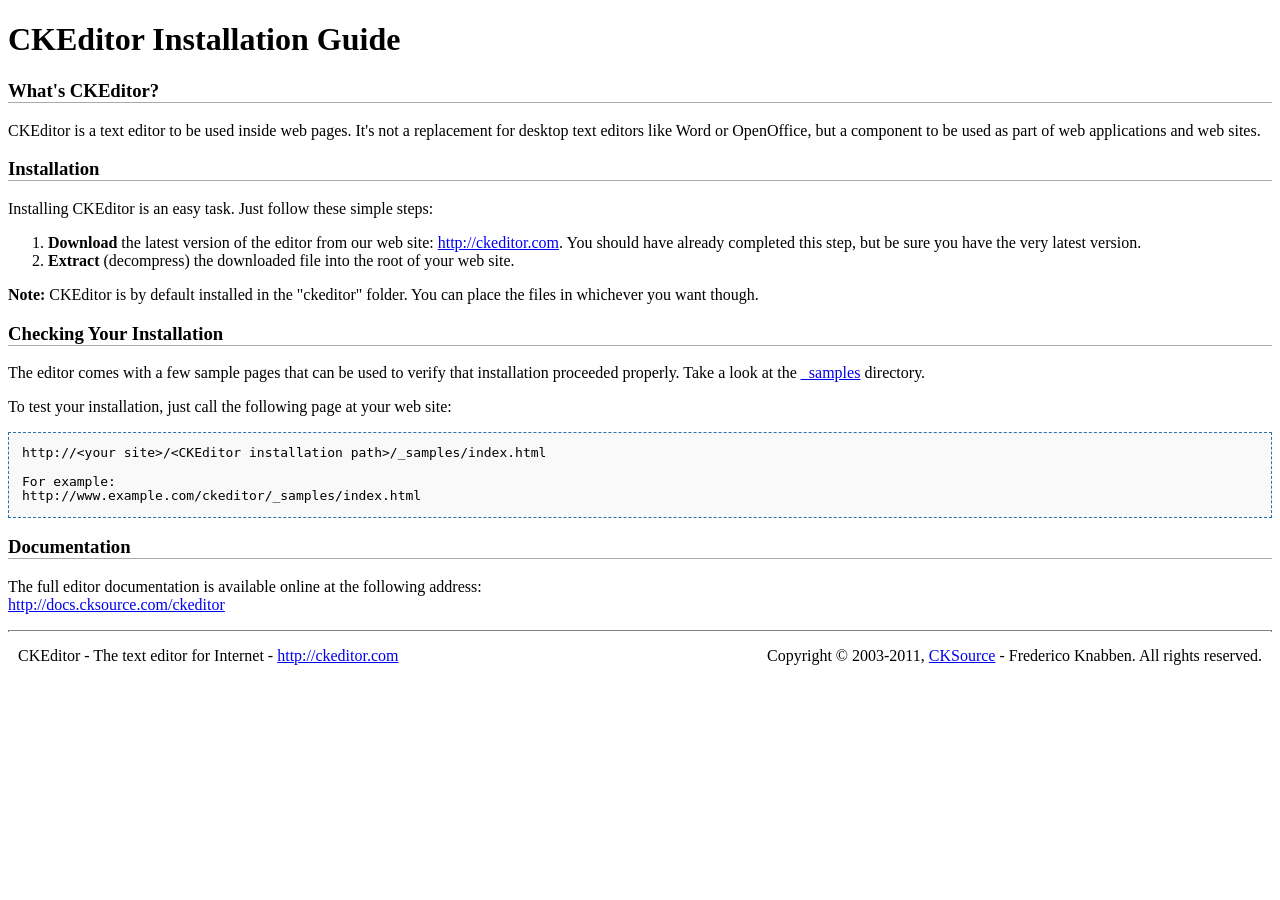
<file: web/static/back/lib/ckeditor/INSTALL.html>
<!DOCTYPE html PUBLIC "-//W3C//DTD XHTML 1.0 Transitional//EN" "http://www.w3.org/TR/xhtml1/DTD/xhtml1-transitional.dtd">
<!--
Copyright (c) 2003-2011, CKSource - Frederico Knabben. All rights reserved.
For licensing, see LICENSE.html or http://ckeditor.com/license
-->
<html xmlns="http://www.w3.org/1999/xhtml">
<head>
	<title>Installation Guide - CKEditor</title>
	<meta http-equiv="content-type" content="text/html; charset=utf-8" />
	<style type="text/css">
		h3
		{
			border-bottom: 1px solid #AAAAAA;
		}
		pre
		{
			background-color: #F9F9F9;
			border: 1px dashed #2F6FAB;
			padding: 1em;
			line-height: 1.1em;
		}
		#footer hr
		{
			margin: 10px 0 15px 0;
			height: 1px;
			border: solid 1px gray;
			border-bottom: none;
		}
		#footer p
		{
			margin: 0 10px 10px 10px;
			float: left;
		}
		#footer #copy
		{
			float: right;
		}
	</style>
</head>
<body>
	<h1>
		CKEditor Installation Guide</h1>
	<h3>
		What&#39;s CKEditor?</h3>
	<p>
		CKEditor is a text editor to be used inside web pages. It&#39;s not a replacement
		for desktop text editors like Word or OpenOffice, but a component to be used as
		part of web applications and web sites.</p>
	<h3>
		Installation</h3>
	<p>
		Installing CKEditor is an easy task. Just follow these simple steps:</p>
	<ol>
		<li><strong>Download</strong> the latest version of the editor from our web site: <a
			href="http://ckeditor.com">http://ckeditor.com</a>. You should have already completed
			this step, but be sure you have the very latest version.</li>
		<li><strong>Extract</strong> (decompress) the downloaded file into the root of your
			web site.</li>
	</ol>
	<p>
		<strong>Note:</strong> CKEditor is by default installed in the &quot;ckeditor&quot;
		folder. You can place the files in whichever you want though.</p>
	<h3>
		Checking Your Installation
	</h3>
	<p>
		The editor comes with a few sample pages that can be used to verify that installation
		proceeded properly. Take a look at the <a href="_samples">_samples</a> directory.</p>
	<p>
		To test your installation, just call the following page at your web site:</p>
	<pre>
http://&lt;your site&gt;/&lt;CKEditor installation path&gt;/_samples/index.html

For example:
http://www.example.com/ckeditor/_samples/index.html</pre>
	<h3>
		Documentation</h3>
	<p>
		The full editor documentation is available online at the following address:<br />
		<a href="http://docs.cksource.com/ckeditor">http://docs.cksource.com/ckeditor</a></p>
	<div id="footer">
		<hr />
		<p>
			CKEditor - The text editor for Internet - <a href="http://ckeditor.com/">http://ckeditor.com</a>
		</p>
		<p id="copy">
			Copyright &copy; 2003-2011, <a href="http://cksource.com/">CKSource</a> - Frederico
			Knabben. All rights reserved.
		</p>
	</div>
</body>
</html>
</file>
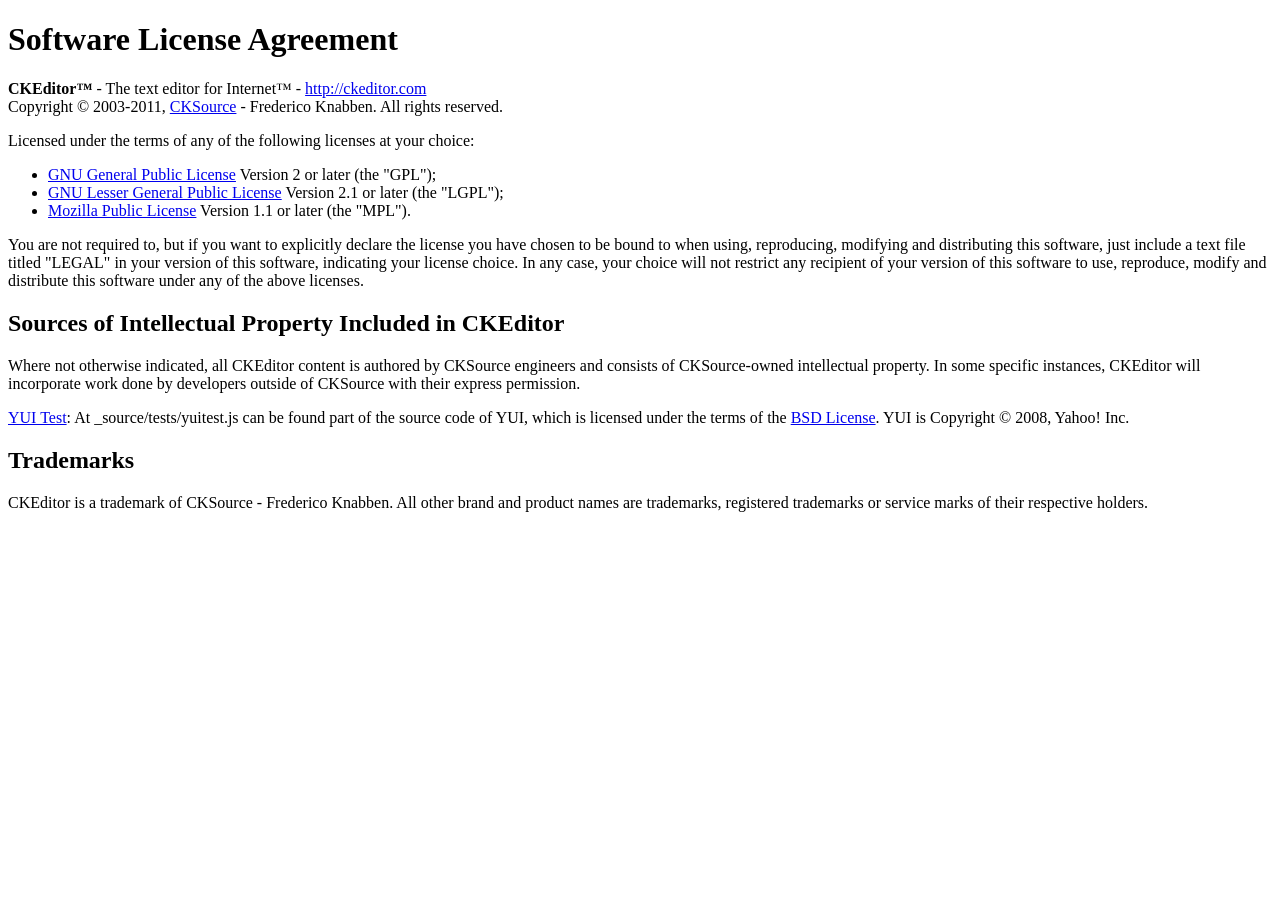
<file: web/static/back/lib/ckeditor/LICENSE.html>
<!DOCTYPE html PUBLIC "-//W3C//DTD XHTML 1.0 Transitional//EN"
	"http://www.w3.org/TR/xhtml1/DTD/xhtml1-transitional.dtd">
<!--
== BEGIN TEXT ONLY VERSION ==

Software License Agreement
==========================

CKEditor - The text editor for Internet - http://ckeditor.com
Copyright (c) 2003-2011, CKSource - Frederico Knabben. All rights reserved.

Licensed under the terms of any of the following licenses at your
choice:

 - GNU General Public License Version 2 or later (the "GPL")
   http://www.gnu.org/licenses/gpl.html
   (See Appendix A)

 - GNU Lesser General Public License Version 2.1 or later (the "LGPL")
   http://www.gnu.org/licenses/lgpl.html
   (See Appendix B)

 - Mozilla Public License Version 1.1 or later (the "MPL")
   http://www.mozilla.org/MPL/MPL-1.1.html
   (See Appendix C)

You are not required to, but if you want to explicitly declare the
license you have chosen to be bound to when using, reproducing,
modifying and distributing this software, just include a text file
titled "legal.txt" in your version of this software, indicating your
license choice.

Sources of Intellectual Property Included in CKEditor
=====================================================

Where not otherwise indicated, all CKEditor content is authored by
CKSource engineers and consists of CKSource-owned intellectual
property. In some specific instances, CKEditor will incorporate work
done by developers outside of CKSource with their express permission.

Trademarks
==========

CKEditor is a trademark of CKSource - Frederico Knabben. All other brand
and product names are trademarks, registered trademarks or service
marks of their respective holders.

Appendix A: The GPL License
===========================

		    GNU GENERAL PUBLIC LICENSE
		       Version 2, June 1991

 Copyright (C) 1989, 1991 Free Software Foundation, Inc.,
 51 Franklin Street, Fifth Floor, Boston, MA 02110-1301 USA
 Everyone is permitted to copy and distribute verbatim copies
 of this license document, but changing it is not allowed.

			    Preamble

  The licenses for most software are designed to take away your
freedom to share and change it.  By contrast, the GNU General Public
License is intended to guarantee your freedom to share and change free
software-to make sure the software is free for all its users.  This
General Public License applies to most of the Free Software
Foundation's software and to any other program whose authors commit to
using it.  (Some other Free Software Foundation software is covered by
the GNU Lesser General Public License instead.)  You can apply it to
your programs, too.

  When we speak of free software, we are referring to freedom, not
price.  Our General Public Licenses are designed to make sure that you
have the freedom to distribute copies of free software (and charge for
this service if you wish), that you receive source code or can get it
if you want it, that you can change the software or use pieces of it
in new free programs; and that you know you can do these things.

  To protect your rights, we need to make restrictions that forbid
anyone to deny you these rights or to ask you to surrender the rights.
These restrictions translate to certain responsibilities for you if you
distribute copies of the software, or if you modify it.

  For example, if you distribute copies of such a program, whether
gratis or for a fee, you must give the recipients all the rights that
you have.  You must make sure that they, too, receive or can get the
source code.  And you must show them these terms so they know their
rights.

  We protect your rights with two steps: (1) copyright the software, and
(2) offer you this license which gives you legal permission to copy,
distribute and/or modify the software.

  Also, for each author's protection and ours, we want to make certain
that everyone understands that there is no warranty for this free
software.  If the software is modified by someone else and passed on, we
want its recipients to know that what they have is not the original, so
that any problems introduced by others will not reflect on the original
authors' reputations.

  Finally, any free program is threatened constantly by software
patents.  We wish to avoid the danger that redistributors of a free
program will individually obtain patent licenses, in effect making the
program proprietary.  To prevent this, we have made it clear that any
patent must be licensed for everyone's free use or not licensed at all.

  The precise terms and conditions for copying, distribution and
modification follow.

		    GNU GENERAL PUBLIC LICENSE
   TERMS AND CONDITIONS FOR COPYING, DISTRIBUTION AND MODIFICATION

  0. This License applies to any program or other work which contains
a notice placed by the copyright holder saying it may be distributed
under the terms of this General Public License.  The "Program", below,
refers to any such program or work, and a "work based on the Program"
means either the Program or any derivative work under copyright law:
that is to say, a work containing the Program or a portion of it,
either verbatim or with modifications and/or translated into another
language.  (Hereinafter, translation is included without limitation in
the term "modification".)  Each licensee is addressed as "you".

Activities other than copying, distribution and modification are not
covered by this License; they are outside its scope.  The act of
running the Program is not restricted, and the output from the Program
is covered only if its contents constitute a work based on the
Program (independent of having been made by running the Program).
Whether that is true depends on what the Program does.

  1. You may copy and distribute verbatim copies of the Program's
source code as you receive it, in any medium, provided that you
conspicuously and appropriately publish on each copy an appropriate
copyright notice and disclaimer of warranty; keep intact all the
notices that refer to this License and to the absence of any warranty;
and give any other recipients of the Program a copy of this License
along with the Program.

You may charge a fee for the physical act of transferring a copy, and
you may at your option offer warranty protection in exchange for a fee.

  2. You may modify your copy or copies of the Program or any portion
of it, thus forming a work based on the Program, and copy and
distribute such modifications or work under the terms of Section 1
above, provided that you also meet all of these conditions:

    a) You must cause the modified files to carry prominent notices
    stating that you changed the files and the date of any change.

    b) You must cause any work that you distribute or publish, that in
    whole or in part contains or is derived from the Program or any
    part thereof, to be licensed as a whole at no charge to all third
    parties under the terms of this License.

    c) If the modified program normally reads commands interactively
    when run, you must cause it, when started running for such
    interactive use in the most ordinary way, to print or display an
    announcement including an appropriate copyright notice and a
    notice that there is no warranty (or else, saying that you provide
    a warranty) and that users may redistribute the program under
    these conditions, and telling the user how to view a copy of this
    License.  (Exception: if the Program itself is interactive but
    does not normally print such an announcement, your work based on
    the Program is not required to print an announcement.)

These requirements apply to the modified work as a whole.  If
identifiable sections of that work are not derived from the Program,
and can be reasonably considered independent and separate works in
themselves, then this License, and its terms, do not apply to those
sections when you distribute them as separate works.  But when you
distribute the same sections as part of a whole which is a work based
on the Program, the distribution of the whole must be on the terms of
this License, whose permissions for other licensees extend to the
entire whole, and thus to each and every part regardless of who wrote it.

Thus, it is not the intent of this section to claim rights or contest
your rights to work written entirely by you; rather, the intent is to
exercise the right to control the distribution of derivative or
collective works based on the Program.

In addition, mere aggregation of another work not based on the Program
with the Program (or with a work based on the Program) on a volume of
a storage or distribution medium does not bring the other work under
the scope of this License.

  3. You may copy and distribute the Program (or a work based on it,
under Section 2) in object code or executable form under the terms of
Sections 1 and 2 above provided that you also do one of the following:

    a) Accompany it with the complete corresponding machine-readable
    source code, which must be distributed under the terms of Sections
    1 and 2 above on a medium customarily used for software interchange; or,

    b) Accompany it with a written offer, valid for at least three
    years, to give any third party, for a charge no more than your
    cost of physically performing source distribution, a complete
    machine-readable copy of the corresponding source code, to be
    distributed under the terms of Sections 1 and 2 above on a medium
    customarily used for software interchange; or,

    c) Accompany it with the information you received as to the offer
    to distribute corresponding source code.  (This alternative is
    allowed only for noncommercial distribution and only if you
    received the program in object code or executable form with such
    an offer, in accord with Subsection b above.)

The source code for a work means the preferred form of the work for
making modifications to it.  For an executable work, complete source
code means all the source code for all modules it contains, plus any
associated interface definition files, plus the scripts used to
control compilation and installation of the executable.  However, as a
special exception, the source code distributed need not include
anything that is normally distributed (in either source or binary
form) with the major components (compiler, kernel, and so on) of the
operating system on which the executable runs, unless that component
itself accompanies the executable.

If distribution of executable or object code is made by offering
access to copy from a designated place, then offering equivalent
access to copy the source code from the same place counts as
distribution of the source code, even though third parties are not
compelled to copy the source along with the object code.

  4. You may not copy, modify, sublicense, or distribute the Program
except as expressly provided under this License.  Any attempt
otherwise to copy, modify, sublicense or distribute the Program is
void, and will automatically terminate your rights under this License.
However, parties who have received copies, or rights, from you under
this License will not have their licenses terminated so long as such
parties remain in full compliance.

  5. You are not required to accept this License, since you have not
signed it.  However, nothing else grants you permission to modify or
distribute the Program or its derivative works.  These actions are
prohibited by law if you do not accept this License.  Therefore, by
modifying or distributing the Program (or any work based on the
Program), you indicate your acceptance of this License to do so, and
all its terms and conditions for copying, distributing or modifying
the Program or works based on it.

  6. Each time you redistribute the Program (or any work based on the
Program), the recipient automatically receives a license from the
original licensor to copy, distribute or modify the Program subject to
these terms and conditions.  You may not impose any further
restrictions on the recipients' exercise of the rights granted herein.
You are not responsible for enforcing compliance by third parties to
this License.

  7. If, as a consequence of a court judgment or allegation of patent
infringement or for any other reason (not limited to patent issues),
conditions are imposed on you (whether by court order, agreement or
otherwise) that contradict the conditions of this License, they do not
excuse you from the conditions of this License.  If you cannot
distribute so as to satisfy simultaneously your obligations under this
License and any other pertinent obligations, then as a consequence you
may not distribute the Program at all.  For example, if a patent
license would not permit royalty-free redistribution of the Program by
all those who receive copies directly or indirectly through you, then
the only way you could satisfy both it and this License would be to
refrain entirely from distribution of the Program.

If any portion of this section is held invalid or unenforceable under
any particular circumstance, the balance of the section is intended to
apply and the section as a whole is intended to apply in other
circumstances.

It is not the purpose of this section to induce you to infringe any
patents or other property right claims or to contest validity of any
such claims; this section has the sole purpose of protecting the
integrity of the free software distribution system, which is
implemented by public license practices.  Many people have made
generous contributions to the wide range of software distributed
through that system in reliance on consistent application of that
system; it is up to the author/donor to decide if he or she is willing
to distribute software through any other system and a licensee cannot
impose that choice.

This section is intended to make thoroughly clear what is believed to
be a consequence of the rest of this License.

  8. If the distribution and/or use of the Program is restricted in
certain countries either by patents or by copyrighted interfaces, the
original copyright holder who places the Program under this License
may add an explicit geographical distribution limitation excluding
those countries, so that distribution is permitted only in or among
countries not thus excluded.  In such case, this License incorporates
the limitation as if written in the body of this License.

  9. The Free Software Foundation may publish revised and/or new versions
of the General Public License from time to time.  Such new versions will
be similar in spirit to the present version, but may differ in detail to
address new problems or concerns.

Each version is given a distinguishing version number.  If the Program
specifies a version number of this License which applies to it and "any
later version", you have the option of following the terms and conditions
either of that version or of any later version published by the Free
Software Foundation.  If the Program does not specify a version number of
this License, you may choose any version ever published by the Free Software
Foundation.

  10. If you wish to incorporate parts of the Program into other free
programs whose distribution conditions are different, write to the author
to ask for permission.  For software which is copyrighted by the Free
Software Foundation, write to the Free Software Foundation; we sometimes
make exceptions for this.  Our decision will be guided by the two goals
of preserving the free status of all derivatives of our free software and
of promoting the sharing and reuse of software generally.

			    NO WARRANTY

  11. BECAUSE THE PROGRAM IS LICENSED FREE OF CHARGE, THERE IS NO WARRANTY
FOR THE PROGRAM, TO THE EXTENT PERMITTED BY APPLICABLE LAW.  EXCEPT WHEN
OTHERWISE STATED IN WRITING THE COPYRIGHT HOLDERS AND/OR OTHER PARTIES
PROVIDE THE PROGRAM "AS IS" WITHOUT WARRANTY OF ANY KIND, EITHER EXPRESSED
OR IMPLIED, INCLUDING, BUT NOT LIMITED TO, THE IMPLIED WARRANTIES OF
MERCHANTABILITY AND FITNESS FOR A PARTICULAR PURPOSE.  THE ENTIRE RISK AS
TO THE QUALITY AND PERFORMANCE OF THE PROGRAM IS WITH YOU.  SHOULD THE
PROGRAM PROVE DEFECTIVE, YOU ASSUME THE COST OF ALL NECESSARY SERVICING,
REPAIR OR CORRECTION.

  12. IN NO EVENT UNLESS REQUIRED BY APPLICABLE LAW OR AGREED TO IN WRITING
WILL ANY COPYRIGHT HOLDER, OR ANY OTHER PARTY WHO MAY MODIFY AND/OR
REDISTRIBUTE THE PROGRAM AS PERMITTED ABOVE, BE LIABLE TO YOU FOR DAMAGES,
INCLUDING ANY GENERAL, SPECIAL, INCIDENTAL OR CONSEQUENTIAL DAMAGES ARISING
OUT OF THE USE OR INABILITY TO USE THE PROGRAM (INCLUDING BUT NOT LIMITED
TO LOSS OF DATA OR DATA BEING RENDERED INACCURATE OR LOSSES SUSTAINED BY
YOU OR THIRD PARTIES OR A FAILURE OF THE PROGRAM TO OPERATE WITH ANY OTHER
PROGRAMS), EVEN IF SUCH HOLDER OR OTHER PARTY HAS BEEN ADVISED OF THE
POSSIBILITY OF SUCH DAMAGES.

		     END OF TERMS AND CONDITIONS


Appendix B: The LGPL License
============================

		  GNU LESSER GENERAL PUBLIC LICENSE
		       Version 2.1, February 1999

 Copyright (C) 1991, 1999 Free Software Foundation, Inc.
     59 Temple Place, Suite 330, Boston, MA  02111-1307  USA
 Everyone is permitted to copy and distribute verbatim copies
 of this license document, but changing it is not allowed.

[This is the first released version of the Lesser GPL.  It also counts
 as the successor of the GNU Library Public License, version 2, hence
 the version number 2.1.]

			    Preamble

  The licenses for most software are designed to take away your
freedom to share and change it.  By contrast, the GNU General Public
Licenses are intended to guarantee your freedom to share and change
free software-to make sure the software is free for all its users.

  This license, the Lesser General Public License, applies to some
specially designated software packages-typically libraries-of the
Free Software Foundation and other authors who decide to use it.  You
can use it too, but we suggest you first think carefully about whether
this license or the ordinary General Public License is the better
strategy to use in any particular case, based on the explanations below.

  When we speak of free software, we are referring to freedom of use,
not price.  Our General Public Licenses are designed to make sure that
you have the freedom to distribute copies of free software (and charge
for this service if you wish); that you receive source code or can get
it if you want it; that you can change the software and use pieces of
it in new free programs; and that you are informed that you can do
these things.

  To protect your rights, we need to make restrictions that forbid
distributors to deny you these rights or to ask you to surrender these
rights.  These restrictions translate to certain responsibilities for
you if you distribute copies of the library or if you modify it.

  For example, if you distribute copies of the library, whether gratis
or for a fee, you must give the recipients all the rights that we gave
you.  You must make sure that they, too, receive or can get the source
code.  If you link other code with the library, you must provide
complete object files to the recipients, so that they can relink them
with the library after making changes to the library and recompiling
it.  And you must show them these terms so they know their rights.

  We protect your rights with a two-step method: (1) we copyright the
library, and (2) we offer you this license, which gives you legal
permission to copy, distribute and/or modify the library.

  To protect each distributor, we want to make it very clear that
there is no warranty for the free library.  Also, if the library is
modified by someone else and passed on, the recipients should know
that what they have is not the original version, so that the original
author's reputation will not be affected by problems that might be
introduced by others.

  Finally, software patents pose a constant threat to the existence of
any free program.  We wish to make sure that a company cannot
effectively restrict the users of a free program by obtaining a
restrictive license from a patent holder.  Therefore, we insist that
any patent license obtained for a version of the library must be
consistent with the full freedom of use specified in this license.

  Most GNU software, including some libraries, is covered by the
ordinary GNU General Public License.  This license, the GNU Lesser
General Public License, applies to certain designated libraries, and
is quite different from the ordinary General Public License.  We use
this license for certain libraries in order to permit linking those
libraries into non-free programs.

  When a program is linked with a library, whether statically or using
a shared library, the combination of the two is legally speaking a
combined work, a derivative of the original library.  The ordinary
General Public License therefore permits such linking only if the
entire combination fits its criteria of freedom.  The Lesser General
Public License permits more lax criteria for linking other code with
the library.

  We call this license the "Lesser" General Public License because it
does Less to protect the user's freedom than the ordinary General
Public License.  It also provides other free software developers Less
of an advantage over competing non-free programs.  These disadvantages
are the reason we use the ordinary General Public License for many
libraries.  However, the Lesser license provides advantages in certain
special circumstances.

  For example, on rare occasions, there may be a special need to
encourage the widest possible use of a certain library, so that it becomes
a de-facto standard.  To achieve this, non-free programs must be
allowed to use the library.  A more frequent case is that a free
library does the same job as widely used non-free libraries.  In this
case, there is little to gain by limiting the free library to free
software only, so we use the Lesser General Public License.

  In other cases, permission to use a particular library in non-free
programs enables a greater number of people to use a large body of
free software.  For example, permission to use the GNU C Library in
non-free programs enables many more people to use the whole GNU
operating system, as well as its variant, the GNU/Linux operating
system.

  Although the Lesser General Public License is Less protective of the
users' freedom, it does ensure that the user of a program that is
linked with the Library has the freedom and the wherewithal to run
that program using a modified version of the Library.

  The precise terms and conditions for copying, distribution and
modification follow.  Pay close attention to the difference between a
"work based on the library" and a "work that uses the library".  The
former contains code derived from the library, whereas the latter must
be combined with the library in order to run.

		  GNU LESSER GENERAL PUBLIC LICENSE
   TERMS AND CONDITIONS FOR COPYING, DISTRIBUTION AND MODIFICATION

  0. This License Agreement applies to any software library or other
program which contains a notice placed by the copyright holder or
other authorized party saying it may be distributed under the terms of
this Lesser General Public License (also called "this License").
Each licensee is addressed as "you".

  A "library" means a collection of software functions and/or data
prepared so as to be conveniently linked with application programs
(which use some of those functions and data) to form executables.

  The "Library", below, refers to any such software library or work
which has been distributed under these terms.  A "work based on the
Library" means either the Library or any derivative work under
copyright law: that is to say, a work containing the Library or a
portion of it, either verbatim or with modifications and/or translated
straightforwardly into another language.  (Hereinafter, translation is
included without limitation in the term "modification".)

  "Source code" for a work means the preferred form of the work for
making modifications to it.  For a library, complete source code means
all the source code for all modules it contains, plus any associated
interface definition files, plus the scripts used to control compilation
and installation of the library.

  Activities other than copying, distribution and modification are not
covered by this License; they are outside its scope.  The act of
running a program using the Library is not restricted, and output from
such a program is covered only if its contents constitute a work based
on the Library (independent of the use of the Library in a tool for
writing it).  Whether that is true depends on what the Library does
and what the program that uses the Library does.

  1. You may copy and distribute verbatim copies of the Library's
complete source code as you receive it, in any medium, provided that
you conspicuously and appropriately publish on each copy an
appropriate copyright notice and disclaimer of warranty; keep intact
all the notices that refer to this License and to the absence of any
warranty; and distribute a copy of this License along with the
Library.

  You may charge a fee for the physical act of transferring a copy,
and you may at your option offer warranty protection in exchange for a
fee.

  2. You may modify your copy or copies of the Library or any portion
of it, thus forming a work based on the Library, and copy and
distribute such modifications or work under the terms of Section 1
above, provided that you also meet all of these conditions:

    a) The modified work must itself be a software library.

    b) You must cause the files modified to carry prominent notices
    stating that you changed the files and the date of any change.

    c) You must cause the whole of the work to be licensed at no
    charge to all third parties under the terms of this License.

    d) If a facility in the modified Library refers to a function or a
    table of data to be supplied by an application program that uses
    the facility, other than as an argument passed when the facility
    is invoked, then you must make a good faith effort to ensure that,
    in the event an application does not supply such function or
    table, the facility still operates, and performs whatever part of
    its purpose remains meaningful.

    (For example, a function in a library to compute square roots has
    a purpose that is entirely well-defined independent of the
    application.  Therefore, Subsection 2d requires that any
    application-supplied function or table used by this function must
    be optional: if the application does not supply it, the square
    root function must still compute square roots.)

These requirements apply to the modified work as a whole.  If
identifiable sections of that work are not derived from the Library,
and can be reasonably considered independent and separate works in
themselves, then this License, and its terms, do not apply to those
sections when you distribute them as separate works.  But when you
distribute the same sections as part of a whole which is a work based
on the Library, the distribution of the whole must be on the terms of
this License, whose permissions for other licensees extend to the
entire whole, and thus to each and every part regardless of who wrote
it.

Thus, it is not the intent of this section to claim rights or contest
your rights to work written entirely by you; rather, the intent is to
exercise the right to control the distribution of derivative or
collective works based on the Library.

In addition, mere aggregation of another work not based on the Library
with the Library (or with a work based on the Library) on a volume of
a storage or distribution medium does not bring the other work under
the scope of this License.

  3. You may opt to apply the terms of the ordinary GNU General Public
License instead of this License to a given copy of the Library.  To do
this, you must alter all the notices that refer to this License, so
that they refer to the ordinary GNU General Public License, version 2,
instead of to this License.  (If a newer version than version 2 of the
ordinary GNU General Public License has appeared, then you can specify
that version instead if you wish.)  Do not make any other change in
these notices.

  Once this change is made in a given copy, it is irreversible for
that copy, so the ordinary GNU General Public License applies to all
subsequent copies and derivative works made from that copy.

  This option is useful when you wish to copy part of the code of
the Library into a program that is not a library.

  4. You may copy and distribute the Library (or a portion or
derivative of it, under Section 2) in object code or executable form
under the terms of Sections 1 and 2 above provided that you accompany
it with the complete corresponding machine-readable source code, which
must be distributed under the terms of Sections 1 and 2 above on a
medium customarily used for software interchange.

  If distribution of object code is made by offering access to copy
from a designated place, then offering equivalent access to copy the
source code from the same place satisfies the requirement to
distribute the source code, even though third parties are not
compelled to copy the source along with the object code.

  5. A program that contains no derivative of any portion of the
Library, but is designed to work with the Library by being compiled or
linked with it, is called a "work that uses the Library".  Such a
work, in isolation, is not a derivative work of the Library, and
therefore falls outside the scope of this License.

  However, linking a "work that uses the Library" with the Library
creates an executable that is a derivative of the Library (because it
contains portions of the Library), rather than a "work that uses the
library".  The executable is therefore covered by this License.
Section 6 states terms for distribution of such executables.

  When a "work that uses the Library" uses material from a header file
that is part of the Library, the object code for the work may be a
derivative work of the Library even though the source code is not.
Whether this is true is especially significant if the work can be
linked without the Library, or if the work is itself a library.  The
threshold for this to be true is not precisely defined by law.

  If such an object file uses only numerical parameters, data
structure layouts and accessors, and small macros and small inline
functions (ten lines or less in length), then the use of the object
file is unrestricted, regardless of whether it is legally a derivative
work.  (Executables containing this object code plus portions of the
Library will still fall under Section 6.)

  Otherwise, if the work is a derivative of the Library, you may
distribute the object code for the work under the terms of Section 6.
Any executables containing that work also fall under Section 6,
whether or not they are linked directly with the Library itself.

  6. As an exception to the Sections above, you may also combine or
link a "work that uses the Library" with the Library to produce a
work containing portions of the Library, and distribute that work
under terms of your choice, provided that the terms permit
modification of the work for the customer's own use and reverse
engineering for debugging such modifications.

  You must give prominent notice with each copy of the work that the
Library is used in it and that the Library and its use are covered by
this License.  You must supply a copy of this License.  If the work
during execution displays copyright notices, you must include the
copyright notice for the Library among them, as well as a reference
directing the user to the copy of this License.  Also, you must do one
of these things:

    a) Accompany the work with the complete corresponding
    machine-readable source code for the Library including whatever
    changes were used in the work (which must be distributed under
    Sections 1 and 2 above); and, if the work is an executable linked
    with the Library, with the complete machine-readable "work that
    uses the Library", as object code and/or source code, so that the
    user can modify the Library and then relink to produce a modified
    executable containing the modified Library.  (It is understood
    that the user who changes the contents of definitions files in the
    Library will not necessarily be able to recompile the application
    to use the modified definitions.)

    b) Use a suitable shared library mechanism for linking with the
    Library.  A suitable mechanism is one that (1) uses at run time a
    copy of the library already present on the user's computer system,
    rather than copying library functions into the executable, and (2)
    will operate properly with a modified version of the library, if
    the user installs one, as long as the modified version is
    interface-compatible with the version that the work was made with.

    c) Accompany the work with a written offer, valid for at
    least three years, to give the same user the materials
    specified in Subsection 6a, above, for a charge no more
    than the cost of performing this distribution.

    d) If distribution of the work is made by offering access to copy
    from a designated place, offer equivalent access to copy the above
    specified materials from the same place.

    e) Verify that the user has already received a copy of these
    materials or that you have already sent this user a copy.

  For an executable, the required form of the "work that uses the
Library" must include any data and utility programs needed for
reproducing the executable from it.  However, as a special exception,
the materials to be distributed need not include anything that is
normally distributed (in either source or binary form) with the major
components (compiler, kernel, and so on) of the operating system on
which the executable runs, unless that component itself accompanies
the executable.

  It may happen that this requirement contradicts the license
restrictions of other proprietary libraries that do not normally
accompany the operating system.  Such a contradiction means you cannot
use both them and the Library together in an executable that you
distribute.

  7. You may place library facilities that are a work based on the
Library side-by-side in a single library together with other library
facilities not covered by this License, and distribute such a combined
library, provided that the separate distribution of the work based on
the Library and of the other library facilities is otherwise
permitted, and provided that you do these two things:

    a) Accompany the combined library with a copy of the same work
    based on the Library, uncombined with any other library
    facilities.  This must be distributed under the terms of the
    Sections above.

    b) Give prominent notice with the combined library of the fact
    that part of it is a work based on the Library, and explaining
    where to find the accompanying uncombined form of the same work.

  8. You may not copy, modify, sublicense, link with, or distribute
the Library except as expressly provided under this License.  Any
attempt otherwise to copy, modify, sublicense, link with, or
distribute the Library is void, and will automatically terminate your
rights under this License.  However, parties who have received copies,
or rights, from you under this License will not have their licenses
terminated so long as such parties remain in full compliance.

  9. You are not required to accept this License, since you have not
signed it.  However, nothing else grants you permission to modify or
distribute the Library or its derivative works.  These actions are
prohibited by law if you do not accept this License.  Therefore, by
modifying or distributing the Library (or any work based on the
Library), you indicate your acceptance of this License to do so, and
all its terms and conditions for copying, distributing or modifying
the Library or works based on it.

  10. Each time you redistribute the Library (or any work based on the
Library), the recipient automatically receives a license from the
original licensor to copy, distribute, link with or modify the Library
subject to these terms and conditions.  You may not impose any further
restrictions on the recipients' exercise of the rights granted herein.
You are not responsible for enforcing compliance by third parties with
this License.

  11. If, as a consequence of a court judgment or allegation of patent
infringement or for any other reason (not limited to patent issues),
conditions are imposed on you (whether by court order, agreement or
otherwise) that contradict the conditions of this License, they do not
excuse you from the conditions of this License.  If you cannot
distribute so as to satisfy simultaneously your obligations under this
License and any other pertinent obligations, then as a consequence you
may not distribute the Library at all.  For example, if a patent
license would not permit royalty-free redistribution of the Library by
all those who receive copies directly or indirectly through you, then
the only way you could satisfy both it and this License would be to
refrain entirely from distribution of the Library.

If any portion of this section is held invalid or unenforceable under any
particular circumstance, the balance of the section is intended to apply,
and the section as a whole is intended to apply in other circumstances.

It is not the purpose of this section to induce you to infringe any
patents or other property right claims or to contest validity of any
such claims; this section has the sole purpose of protecting the
integrity of the free software distribution system which is
implemented by public license practices.  Many people have made
generous contributions to the wide range of software distributed
through that system in reliance on consistent application of that
system; it is up to the author/donor to decide if he or she is willing
to distribute software through any other system and a licensee cannot
impose that choice.

This section is intended to make thoroughly clear what is believed to
be a consequence of the rest of this License.

  12. If the distribution and/or use of the Library is restricted in
certain countries either by patents or by copyrighted interfaces, the
original copyright holder who places the Library under this License may add
an explicit geographical distribution limitation excluding those countries,
so that distribution is permitted only in or among countries not thus
excluded.  In such case, this License incorporates the limitation as if
written in the body of this License.

  13. The Free Software Foundation may publish revised and/or new
versions of the Lesser General Public License from time to time.
Such new versions will be similar in spirit to the present version,
but may differ in detail to address new problems or concerns.

Each version is given a distinguishing version number.  If the Library
specifies a version number of this License which applies to it and
"any later version", you have the option of following the terms and
conditions either of that version or of any later version published by
the Free Software Foundation.  If the Library does not specify a
license version number, you may choose any version ever published by
the Free Software Foundation.

  14. If you wish to incorporate parts of the Library into other free
programs whose distribution conditions are incompatible with these,
write to the author to ask for permission.  For software which is
copyrighted by the Free Software Foundation, write to the Free
Software Foundation; we sometimes make exceptions for this.  Our
decision will be guided by the two goals of preserving the free status
of all derivatives of our free software and of promoting the sharing
and reuse of software generally.

			    NO WARRANTY

  15. BECAUSE THE LIBRARY IS LICENSED FREE OF CHARGE, THERE IS NO
WARRANTY FOR THE LIBRARY, TO THE EXTENT PERMITTED BY APPLICABLE LAW.
EXCEPT WHEN OTHERWISE STATED IN WRITING THE COPYRIGHT HOLDERS AND/OR
OTHER PARTIES PROVIDE THE LIBRARY "AS IS" WITHOUT WARRANTY OF ANY
KIND, EITHER EXPRESSED OR IMPLIED, INCLUDING, BUT NOT LIMITED TO, THE
IMPLIED WARRANTIES OF MERCHANTABILITY AND FITNESS FOR A PARTICULAR
PURPOSE.  THE ENTIRE RISK AS TO THE QUALITY AND PERFORMANCE OF THE
LIBRARY IS WITH YOU.  SHOULD THE LIBRARY PROVE DEFECTIVE, YOU ASSUME
THE COST OF ALL NECESSARY SERVICING, REPAIR OR CORRECTION.

  16. IN NO EVENT UNLESS REQUIRED BY APPLICABLE LAW OR AGREED TO IN
WRITING WILL ANY COPYRIGHT HOLDER, OR ANY OTHER PARTY WHO MAY MODIFY
AND/OR REDISTRIBUTE THE LIBRARY AS PERMITTED ABOVE, BE LIABLE TO YOU
FOR DAMAGES, INCLUDING ANY GENERAL, SPECIAL, INCIDENTAL OR
CONSEQUENTIAL DAMAGES ARISING OUT OF THE USE OR INABILITY TO USE THE
LIBRARY (INCLUDING BUT NOT LIMITED TO LOSS OF DATA OR DATA BEING
RENDERED INACCURATE OR LOSSES SUSTAINED BY YOU OR THIRD PARTIES OR A
FAILURE OF THE LIBRARY TO OPERATE WITH ANY OTHER SOFTWARE), EVEN IF
SUCH HOLDER OR OTHER PARTY HAS BEEN ADVISED OF THE POSSIBILITY OF SUCH
DAMAGES.

		     END OF TERMS AND CONDITIONS


Appendix C: The MPL License
===========================

                          MOZILLA PUBLIC LICENSE
                                Version 1.1

                              ===============

1. Definitions.

     1.0.1. "Commercial Use" means distribution or otherwise making the
     Covered Code available to a third party.

     1.1. "Contributor" means each entity that creates or contributes to
     the creation of Modifications.

     1.2. "Contributor Version" means the combination of the Original
     Code, prior Modifications used by a Contributor, and the Modifications
     made by that particular Contributor.

     1.3. "Covered Code" means the Original Code or Modifications or the
     combination of the Original Code and Modifications, in each case
     including portions thereof.

     1.4. "Electronic Distribution Mechanism" means a mechanism generally
     accepted in the software development community for the electronic
     transfer of data.

     1.5. "Executable" means Covered Code in any form other than Source
     Code.

     1.6. "Initial Developer" means the individual or entity identified
     as the Initial Developer in the Source Code notice required by Exhibit
     A.

     1.7. "Larger Work" means a work which combines Covered Code or
     portions thereof with code not governed by the terms of this License.

     1.8. "License" means this document.

     1.8.1. "Licensable" means having the right to grant, to the maximum
     extent possible, whether at the time of the initial grant or
     subsequently acquired, any and all of the rights conveyed herein.

     1.9. "Modifications" means any addition to or deletion from the
     substance or structure of either the Original Code or any previous
     Modifications. When Covered Code is released as a series of files, a
     Modification is:
          A. Any addition to or deletion from the contents of a file
          containing Original Code or previous Modifications.

          B. Any new file that contains any part of the Original Code or
          previous Modifications.

     1.10. "Original Code" means Source Code of computer software code
     which is described in the Source Code notice required by Exhibit A as
     Original Code, and which, at the time of its release under this
     License is not already Covered Code governed by this License.

     1.10.1. "Patent Claims" means any patent claim(s), now owned or
     hereafter acquired, including without limitation,  method, process,
     and apparatus claims, in any patent Licensable by grantor.

     1.11. "Source Code" means the preferred form of the Covered Code for
     making modifications to it, including all modules it contains, plus
     any associated interface definition files, scripts used to control
     compilation and installation of an Executable, or source code
     differential comparisons against either the Original Code or another
     well known, available Covered Code of the Contributor's choice. The
     Source Code can be in a compressed or archival form, provided the
     appropriate decompression or de-archiving software is widely available
     for no charge.

     1.12. "You" (or "Your")  means an individual or a legal entity
     exercising rights under, and complying with all of the terms of, this
     License or a future version of this License issued under Section 6.1.
     For legal entities, "You" includes any entity which controls, is
     controlled by, or is under common control with You. For purposes of
     this definition, "control" means (a) the power, direct or indirect,
     to cause the direction or management of such entity, whether by
     contract or otherwise, or (b) ownership of more than fifty percent
     (50%) of the outstanding shares or beneficial ownership of such
     entity.

2. Source Code License.

     2.1. The Initial Developer Grant.
     The Initial Developer hereby grants You a world-wide, royalty-free,
     non-exclusive license, subject to third party intellectual property
     claims:
          (a)  under intellectual property rights (other than patent or
          trademark) Licensable by Initial Developer to use, reproduce,
          modify, display, perform, sublicense and distribute the Original
          Code (or portions thereof) with or without Modifications, and/or
          as part of a Larger Work; and

          (b) under Patents Claims infringed by the making, using or
          selling of Original Code, to make, have made, use, practice,
          sell, and offer for sale, and/or otherwise dispose of the
          Original Code (or portions thereof).

          (c) the licenses granted in this Section 2.1(a) and (b) are
          effective on the date Initial Developer first distributes
          Original Code under the terms of this License.

          (d) Notwithstanding Section 2.1(b) above, no patent license is
          granted: 1) for code that You delete from the Original Code; 2)
          separate from the Original Code;  or 3) for infringements caused
          by: i) the modification of the Original Code or ii) the
          combination of the Original Code with other software or devices.

     2.2. Contributor Grant.
     Subject to third party intellectual property claims, each Contributor
     hereby grants You a world-wide, royalty-free, non-exclusive license

          (a)  under intellectual property rights (other than patent or
          trademark) Licensable by Contributor, to use, reproduce, modify,
          display, perform, sublicense and distribute the Modifications
          created by such Contributor (or portions thereof) either on an
          unmodified basis, with other Modifications, as Covered Code
          and/or as part of a Larger Work; and

          (b) under Patent Claims infringed by the making, using, or
          selling of  Modifications made by that Contributor either alone
          and/or in combination with its Contributor Version (or portions
          of such combination), to make, use, sell, offer for sale, have
          made, and/or otherwise dispose of: 1) Modifications made by that
          Contributor (or portions thereof); and 2) the combination of
          Modifications made by that Contributor with its Contributor
          Version (or portions of such combination).

          (c) the licenses granted in Sections 2.2(a) and 2.2(b) are
          effective on the date Contributor first makes Commercial Use of
          the Covered Code.

          (d)    Notwithstanding Section 2.2(b) above, no patent license is
          granted: 1) for any code that Contributor has deleted from the
          Contributor Version; 2)  separate from the Contributor Version;
          3)  for infringements caused by: i) third party modifications of
          Contributor Version or ii)  the combination of Modifications made
          by that Contributor with other software  (except as part of the
          Contributor Version) or other devices; or 4) under Patent Claims
          infringed by Covered Code in the absence of Modifications made by
          that Contributor.

3. Distribution Obligations.

     3.1. Application of License.
     The Modifications which You create or to which You contribute are
     governed by the terms of this License, including without limitation
     Section 2.2. The Source Code version of Covered Code may be
     distributed only under the terms of this License or a future version
     of this License released under Section 6.1, and You must include a
     copy of this License with every copy of the Source Code You
     distribute. You may not offer or impose any terms on any Source Code
     version that alters or restricts the applicable version of this
     License or the recipients' rights hereunder. However, You may include
     an additional document offering the additional rights described in
     Section 3.5.

     3.2. Availability of Source Code.
     Any Modification which You create or to which You contribute must be
     made available in Source Code form under the terms of this License
     either on the same media as an Executable version or via an accepted
     Electronic Distribution Mechanism to anyone to whom you made an
     Executable version available; and if made available via Electronic
     Distribution Mechanism, must remain available for at least twelve (12)
     months after the date it initially became available, or at least six
     (6) months after a subsequent version of that particular Modification
     has been made available to such recipients. You are responsible for
     ensuring that the Source Code version remains available even if the
     Electronic Distribution Mechanism is maintained by a third party.

     3.3. Description of Modifications.
     You must cause all Covered Code to which You contribute to contain a
     file documenting the changes You made to create that Covered Code and
     the date of any change. You must include a prominent statement that
     the Modification is derived, directly or indirectly, from Original
     Code provided by the Initial Developer and including the name of the
     Initial Developer in (a) the Source Code, and (b) in any notice in an
     Executable version or related documentation in which You describe the
     origin or ownership of the Covered Code.

     3.4. Intellectual Property Matters
          (a) Third Party Claims.
          If Contributor has knowledge that a license under a third party's
          intellectual property rights is required to exercise the rights
          granted by such Contributor under Sections 2.1 or 2.2,
          Contributor must include a text file with the Source Code
          distribution titled "LEGAL" which describes the claim and the
          party making the claim in sufficient detail that a recipient will
          know whom to contact. If Contributor obtains such knowledge after
          the Modification is made available as described in Section 3.2,
          Contributor shall promptly modify the LEGAL file in all copies
          Contributor makes available thereafter and shall take other steps
          (such as notifying appropriate mailing lists or newsgroups)
          reasonably calculated to inform those who received the Covered
          Code that new knowledge has been obtained.

          (b) Contributor APIs.
          If Contributor's Modifications include an application programming
          interface and Contributor has knowledge of patent licenses which
          are reasonably necessary to implement that API, Contributor must
          also include this information in the LEGAL file.

               (c)    Representations.
          Contributor represents that, except as disclosed pursuant to
          Section 3.4(a) above, Contributor believes that Contributor's
          Modifications are Contributor's original creation(s) and/or
          Contributor has sufficient rights to grant the rights conveyed by
          this License.

     3.5. Required Notices.
     You must duplicate the notice in Exhibit A in each file of the Source
     Code.  If it is not possible to put such notice in a particular Source
     Code file due to its structure, then You must include such notice in a
     location (such as a relevant directory) where a user would be likely
     to look for such a notice.  If You created one or more Modification(s)
     You may add your name as a Contributor to the notice described in
     Exhibit A.  You must also duplicate this License in any documentation
     for the Source Code where You describe recipients' rights or ownership
     rights relating to Covered Code.  You may choose to offer, and to
     charge a fee for, warranty, support, indemnity or liability
     obligations to one or more recipients of Covered Code. However, You
     may do so only on Your own behalf, and not on behalf of the Initial
     Developer or any Contributor. You must make it absolutely clear than
     any such warranty, support, indemnity or liability obligation is
     offered by You alone, and You hereby agree to indemnify the Initial
     Developer and every Contributor for any liability incurred by the
     Initial Developer or such Contributor as a result of warranty,
     support, indemnity or liability terms You offer.

     3.6. Distribution of Executable Versions.
     You may distribute Covered Code in Executable form only if the
     requirements of Section 3.1-3.5 have been met for that Covered Code,
     and if You include a notice stating that the Source Code version of
     the Covered Code is available under the terms of this License,
     including a description of how and where You have fulfilled the
     obligations of Section 3.2. The notice must be conspicuously included
     in any notice in an Executable version, related documentation or
     collateral in which You describe recipients' rights relating to the
     Covered Code. You may distribute the Executable version of Covered
     Code or ownership rights under a license of Your choice, which may
     contain terms different from this License, provided that You are in
     compliance with the terms of this License and that the license for the
     Executable version does not attempt to limit or alter the recipient's
     rights in the Source Code version from the rights set forth in this
     License. If You distribute the Executable version under a different
     license You must make it absolutely clear that any terms which differ
     from this License are offered by You alone, not by the Initial
     Developer or any Contributor. You hereby agree to indemnify the
     Initial Developer and every Contributor for any liability incurred by
     the Initial Developer or such Contributor as a result of any such
     terms You offer.

     3.7. Larger Works.
     You may create a Larger Work by combining Covered Code with other code
     not governed by the terms of this License and distribute the Larger
     Work as a single product. In such a case, You must make sure the
     requirements of this License are fulfilled for the Covered Code.

4. Inability to Comply Due to Statute or Regulation.

     If it is impossible for You to comply with any of the terms of this
     License with respect to some or all of the Covered Code due to
     statute, judicial order, or regulation then You must: (a) comply with
     the terms of this License to the maximum extent possible; and (b)
     describe the limitations and the code they affect. Such description
     must be included in the LEGAL file described in Section 3.4 and must
     be included with all distributions of the Source Code. Except to the
     extent prohibited by statute or regulation, such description must be
     sufficiently detailed for a recipient of ordinary skill to be able to
     understand it.

5. Application of this License.

     This License applies to code to which the Initial Developer has
     attached the notice in Exhibit A and to related Covered Code.

6. Versions of the License.

     6.1. New Versions.
     Netscape Communications Corporation ("Netscape") may publish revised
     and/or new versions of the License from time to time. Each version
     will be given a distinguishing version number.

     6.2. Effect of New Versions.
     Once Covered Code has been published under a particular version of the
     License, You may always continue to use it under the terms of that
     version. You may also choose to use such Covered Code under the terms
     of any subsequent version of the License published by Netscape. No one
     other than Netscape has the right to modify the terms applicable to
     Covered Code created under this License.

     6.3. Derivative Works.
     If You create or use a modified version of this License (which you may
     only do in order to apply it to code which is not already Covered Code
     governed by this License), You must (a) rename Your license so that
     the phrases "Mozilla", "MOZILLAPL", "MOZPL", "Netscape",
     "MPL", "NPL" or any confusingly similar phrase do not appear in your
     license (except to note that your license differs from this License)
     and (b) otherwise make it clear that Your version of the license
     contains terms which differ from the Mozilla Public License and
     Netscape Public License. (Filling in the name of the Initial
     Developer, Original Code or Contributor in the notice described in
     Exhibit A shall not of themselves be deemed to be modifications of
     this License.)

7. DISCLAIMER OF WARRANTY.

     COVERED CODE IS PROVIDED UNDER THIS LICENSE ON AN "AS IS" BASIS,
     WITHOUT WARRANTY OF ANY KIND, EITHER EXPRESSED OR IMPLIED, INCLUDING,
     WITHOUT LIMITATION, WARRANTIES THAT THE COVERED CODE IS FREE OF
     DEFECTS, MERCHANTABLE, FIT FOR A PARTICULAR PURPOSE OR NON-INFRINGING.
     THE ENTIRE RISK AS TO THE QUALITY AND PERFORMANCE OF THE COVERED CODE
     IS WITH YOU. SHOULD ANY COVERED CODE PROVE DEFECTIVE IN ANY RESPECT,
     YOU (NOT THE INITIAL DEVELOPER OR ANY OTHER CONTRIBUTOR) ASSUME THE
     COST OF ANY NECESSARY SERVICING, REPAIR OR CORRECTION. THIS DISCLAIMER
     OF WARRANTY CONSTITUTES AN ESSENTIAL PART OF THIS LICENSE. NO USE OF
     ANY COVERED CODE IS AUTHORIZED HEREUNDER EXCEPT UNDER THIS DISCLAIMER.

8. TERMINATION.

     8.1.  This License and the rights granted hereunder will terminate
     automatically if You fail to comply with terms herein and fail to cure
     such breach within 30 days of becoming aware of the breach. All
     sublicenses to the Covered Code which are properly granted shall
     survive any termination of this License. Provisions which, by their
     nature, must remain in effect beyond the termination of this License
     shall survive.

     8.2.  If You initiate litigation by asserting a patent infringement
     claim (excluding declatory judgment actions) against Initial Developer
     or a Contributor (the Initial Developer or Contributor against whom
     You file such action is referred to as "Participant")  alleging that:

     (a)  such Participant's Contributor Version directly or indirectly
     infringes any patent, then any and all rights granted by such
     Participant to You under Sections 2.1 and/or 2.2 of this License
     shall, upon 60 days notice from Participant terminate prospectively,
     unless if within 60 days after receipt of notice You either: (i)
     agree in writing to pay Participant a mutually agreeable reasonable
     royalty for Your past and future use of Modifications made by such
     Participant, or (ii) withdraw Your litigation claim with respect to
     the Contributor Version against such Participant.  If within 60 days
     of notice, a reasonable royalty and payment arrangement are not
     mutually agreed upon in writing by the parties or the litigation claim
     is not withdrawn, the rights granted by Participant to You under
     Sections 2.1 and/or 2.2 automatically terminate at the expiration of
     the 60 day notice period specified above.

     (b)  any software, hardware, or device, other than such Participant's
     Contributor Version, directly or indirectly infringes any patent, then
     any rights granted to You by such Participant under Sections 2.1(b)
     and 2.2(b) are revoked effective as of the date You first made, used,
     sold, distributed, or had made, Modifications made by that
     Participant.

     8.3.  If You assert a patent infringement claim against Participant
     alleging that such Participant's Contributor Version directly or
     indirectly infringes any patent where such claim is resolved (such as
     by license or settlement) prior to the initiation of patent
     infringement litigation, then the reasonable value of the licenses
     granted by such Participant under Sections 2.1 or 2.2 shall be taken
     into account in determining the amount or value of any payment or
     license.

     8.4.  In the event of termination under Sections 8.1 or 8.2 above,
     all end user license agreements (excluding distributors and resellers)
     which have been validly granted by You or any distributor hereunder
     prior to termination shall survive termination.

9. LIMITATION OF LIABILITY.

     UNDER NO CIRCUMSTANCES AND UNDER NO LEGAL THEORY, WHETHER TORT
     (INCLUDING NEGLIGENCE), CONTRACT, OR OTHERWISE, SHALL YOU, THE INITIAL
     DEVELOPER, ANY OTHER CONTRIBUTOR, OR ANY DISTRIBUTOR OF COVERED CODE,
     OR ANY SUPPLIER OF ANY OF SUCH PARTIES, BE LIABLE TO ANY PERSON FOR
     ANY INDIRECT, SPECIAL, INCIDENTAL, OR CONSEQUENTIAL DAMAGES OF ANY
     CHARACTER INCLUDING, WITHOUT LIMITATION, DAMAGES FOR LOSS OF GOODWILL,
     WORK STOPPAGE, COMPUTER FAILURE OR MALFUNCTION, OR ANY AND ALL OTHER
     COMMERCIAL DAMAGES OR LOSSES, EVEN IF SUCH PARTY SHALL HAVE BEEN
     INFORMED OF THE POSSIBILITY OF SUCH DAMAGES. THIS LIMITATION OF
     LIABILITY SHALL NOT APPLY TO LIABILITY FOR DEATH OR PERSONAL INJURY
     RESULTING FROM SUCH PARTY'S NEGLIGENCE TO THE EXTENT APPLICABLE LAW
     PROHIBITS SUCH LIMITATION. SOME JURISDICTIONS DO NOT ALLOW THE
     EXCLUSION OR LIMITATION OF INCIDENTAL OR CONSEQUENTIAL DAMAGES, SO
     THIS EXCLUSION AND LIMITATION MAY NOT APPLY TO YOU.

10. U.S. GOVERNMENT END USERS.

     The Covered Code is a "commercial item," as that term is defined in
     48 C.F.R. 2.101 (Oct. 1995), consisting of "commercial computer
     software" and "commercial computer software documentation," as such
     terms are used in 48 C.F.R. 12.212 (Sept. 1995). Consistent with 48
     C.F.R. 12.212 and 48 C.F.R. 227.7202-1 through 227.7202-4 (June 1995),
     all U.S. Government End Users acquire Covered Code with only those
     rights set forth herein.

11. MISCELLANEOUS.

     This License represents the complete agreement concerning subject
     matter hereof. If any provision of this License is held to be
     unenforceable, such provision shall be reformed only to the extent
     necessary to make it enforceable. This License shall be governed by
     California law provisions (except to the extent applicable law, if
     any, provides otherwise), excluding its conflict-of-law provisions.
     With respect to disputes in which at least one party is a citizen of,
     or an entity chartered or registered to do business in the United
     States of America, any litigation relating to this License shall be
     subject to the jurisdiction of the Federal Courts of the Northern
     District of California, with venue lying in Santa Clara County,
     California, with the losing party responsible for costs, including
     without limitation, court costs and reasonable attorneys' fees and
     expenses. The application of the United Nations Convention on
     Contracts for the International Sale of Goods is expressly excluded.
     Any law or regulation which provides that the language of a contract
     shall be construed against the drafter shall not apply to this
     License.

12. RESPONSIBILITY FOR CLAIMS.

     As between Initial Developer and the Contributors, each party is
     responsible for claims and damages arising, directly or indirectly,
     out of its utilization of rights under this License and You agree to
     work with Initial Developer and Contributors to distribute such
     responsibility on an equitable basis. Nothing herein is intended or
     shall be deemed to constitute any admission of liability.

13. MULTIPLE-LICENSED CODE.

     Initial Developer may designate portions of the Covered Code as
     "Multiple-Licensed".  "Multiple-Licensed" means that the Initial
     Developer permits you to utilize portions of the Covered Code under
     Your choice of the NPL or the alternative licenses, if any, specified
     by the Initial Developer in the file described in Exhibit A.

EXHIBIT A -Mozilla Public License.

     ``The contents of this file are subject to the Mozilla Public License
     Version 1.1 (the "License"); you may not use this file except in
     compliance with the License. You may obtain a copy of the License at
     http://www.mozilla.org/MPL/

     Software distributed under the License is distributed on an "AS IS"
     basis, WITHOUT WARRANTY OF ANY KIND, either express or implied. See the
     License for the specific language governing rights and limitations
     under the License.

     The Original Code is ______________________________________.

     The Initial Developer of the Original Code is ________________________.
     Portions created by ______________________ are Copyright (C) ______
     _______________________. All Rights Reserved.

     Contributor(s): ______________________________________.

     Alternatively, the contents of this file may be used under the terms
     of the _____ license (the  "[___] License"), in which case the
     provisions of [______] License are applicable instead of those
     above.  If you wish to allow use of your version of this file only
     under the terms of the [____] License and not to allow others to use
     your version of this file under the MPL, indicate your decision by
     deleting  the provisions above and replace  them with the notice and
     other provisions required by the [___] License.  If you do not delete
     the provisions above, a recipient may use your version of this file
     under either the MPL or the [___] License."

     [NOTE: The text of this Exhibit A may differ slightly from the text of
     the notices in the Source Code files of the Original Code. You should
     use the text of this Exhibit A rather than the text found in the
     Original Code Source Code for Your Modifications.]

== END TEXT ONLY VERSION ==
-->
<html xmlns="http://www.w3.org/1999/xhtml">
<head>
	<title>License - CKEditor</title>
</head>
<body>
	<h1>
		Software License Agreement
	</h1>
	<p>
		<strong>CKEditor&trade;</strong> - The text editor for Internet&trade; - <a href="http://ckeditor.com">
			http://ckeditor.com</a><br />
		Copyright &copy; 2003-2011, <a href="http://cksource.com/">CKSource</a> - Frederico Knabben. All rights reserved.
	</p>
	<p>
		Licensed under the terms of any of the following licenses at your choice:
	</p>
	<ul>
		<li><a href="http://www.gnu.org/licenses/gpl.html">GNU General Public License</a> Version
			2 or later (the "GPL");</li>
		<li><a href="http://www.gnu.org/licenses/lgpl.html">GNU Lesser General Public License</a>
			Version 2.1 or later (the "LGPL");</li>
		<li><a href="http://www.mozilla.org/MPL/MPL-1.1.html">Mozilla Public License</a> Version
			1.1 or later (the "MPL").</li>
	</ul>
	<p>
		You are not required to, but if you want to explicitly declare the license you have
		chosen to be bound to when using, reproducing, modifying and distributing this software,
		just include a text file titled "LEGAL" in your version of this software, indicating
		your license choice. In any case, your choice will not restrict any recipient of
		your version of this software to use, reproduce, modify and distribute this software
		under any of the above licenses.
	</p>
	<h2>
		Sources of Intellectual Property Included in CKEditor
	</h2>
	<p>
		Where not otherwise indicated, all CKEditor content is authored by CKSource engineers
		and consists of CKSource-owned intellectual property. In some specific instances,
		CKEditor will incorporate work done by developers outside of CKSource with their
		express permission.
	</p>
	<p>
		<a href="http://developer.yahoo.com/yui/yuitest/">YUI Test</a>: At _source/tests/yuitest.js
		can be found part of the source code of YUI, which is licensed under the terms of
		the <a href="http://developer.yahoo.com/yui/license.txt">BSD License</a>. YUI is
		Copyright &copy; 2008, Yahoo! Inc.
	</p>
	<h2>
		Trademarks
	</h2>
	<p>
		CKEditor is a trademark of CKSource - Frederico Knabben. All other brand and product
		names are trademarks, registered trademarks or service marks of their respective
		holders.
	</p>
</body>
</html>
</file>
<file: web/static/pub/calendar/css/common.css>
/* CSS Document */
@charset "utf-8";
*{
    padding: 0;
    margin: 0;
    /*border: 0;*/
    -webkit-tap-highlight-color: transparent;
        -moz-tap-highlight-color: transparent;
        -ms-tap-highlight-color: transparent;
        -o-tap-highlight-color: transparent;
        tap-highlight-color: transparent;
      
}
*:not(input,textarea) {
    -webkit-touch-callout: none;
    -webkit-user-select: none;
}

/*移动端*/
html{font-size: 625%; font-size: 100px; }
body{font-size: 0.16rem;} 
body{  font-family:Arial,"Microsoft Yahei","微软雅黑";-webkit-font-smoothing: antialiased;}

html,body{
    height: 100%;
}
blockquote, body, dd, dir, dl, fieldset, figure, h1, h2, h3, h4, h5, h6, hr, input[type=checkbox], input[type=radio], input[type=range], listing, menu, ol, p, plaintext, pre, ul, xmp {
    margin: 0;
}

button, dir, fieldset, input, input[type=button], input[type=checkbox], input[type=file], input[type=hidden], input[type=image], input[type=password], input[type=radio], input[type=range], input[type=reset], input[type=search], input[type=submit], isindex, legend, menu, ol, textarea, ul {
    padding: 0;
}

html * {
    outline: 0;
    -webkit-text-size-adjust: none;
    -webkit-tap-highlight-color: transparent;
}

input, select, textarea {
    -webkit-tap-highlight-color: transparent;
    border: 0;
    border-radius: 0
}
input[type=number]::-webkit-inner-spin-button,
input[type=number]::-webkit-outer-spin-button {
    -webkit-appearance: none;
    margin: 0;
}
button, select {
    color: inherit
}

button, input, select, textarea {
    font-family: inherit;
    font-weight: inherit;
    font-size: inherit;
    margin: 0;
}
address, cite, dfn, em, i, var {
    font-style: normal;
}

table {
    border-collapse: collapse;
    border-spacing: 0;
    font-family: normal;
}

fieldset, iframe {
    border: 0;
}

ol, ul {
    list-style: none
}
a{
    color: #333;
    text-decoration:none;
}


 /*IE7不支持的清除浮动*/
.clearfix:after{
    visibility:hidden;
    display:block;
    font-size:0;
    content:".";
    clear:both;
    height:0;
}
* html .clearfix{
    zoom:1;
}
/*全版本兼容清楚浮动*/
.clears{ clear:both; line-height:0px; overflow:hidden; font-size:0px; height:0px;}
input,textarea,select{font-family:Verdana,Arial,"Microsoft Yahei","微软雅黑";}
a{color: #333;text-decoration: none;}
a:hover {color: inherit;}


.mui-flex {
    display: -webkit-box;      /* OLD - iOS 6-, Safari 3.1-6 */
    display: -moz-box ;           /* OLD - Firefox 19- (buggy but mostly works) */
    display: -ms-flexbox ;          /* TWEENER - IE 10 */
    display: -webkit-flex ;         /* NEW - Chrome */
    display: flex ;                /* NEW, Spec - Opera 12.1, Firefox 20+ */
    -webkit-flex-wrap: wrap;
    -ms-flex-wrap: wrap;
    flex-wrap: wrap
}
.mui-flex .mui-flex {
    display: -webkit-box !important;      /* OLD - iOS 6-, Safari 3.1-6 */
    display: -moz-box !important;           /* OLD - Firefox 19- (buggy but mostly works) */
    display: -ms-flexbox !important;          /* TWEENER - IE 10 */
    display: -webkit-flex !important;         /* NEW - Chrome */
    display: flex !important;                /* NEW, Spec - Opera 12.1, Firefox 20+ */
    -webkit-flex-wrap: wrap;
    -ms-flex-wrap: wrap;
    flex-wrap: wrap
}

.mui-flex, .mui-flex *, .mui-flex:after, .mui-flex:before {
    box-sizing: border-box
}

.mui-flex.vertical {
    -webkit-box-orient: vertical;
    -webkit-box-direction: normal;
    -webkit-flex-direction: column;
    -ms-flex-direction: column;
    flex-direction: column
}

.mui-flex.vertical.reverse {
    -webkit-box-orient: vertical;
    -webkit-box-direction: reverse;
    -webkit-flex-direction: column-reverse;
    -ms-flex-direction: column-reverse;
    flex-direction: column-reverse
}

.mui-flex.vertical >.cell {
    width: auto
}

.mui-flex.vertical > .cell > .inner {
    position: absolute;
    width: 100%;
    height: 100%
}

.mui-flex.horizental {
    -webkit-box-orient: horizontal;
    -webkit-box-direction: normal;
    -webkit-flex-direction: row;
    -ms-flex-direction: row;
    flex-direction: row
}

.mui-flex.reverse {
    -webkit-box-orient: horizontal;
    -webkit-box-direction: reverse;
    -webkit-flex-direction: row-reverse;
    -ms-flex-direction: row-reverse;
    flex-direction: row-reverse
}

.mui-flex.justify-start {
    -webkit-box-pack: start;
    -webkit-justify-content: flex-start;
    -ms-flex-pack: start;
    justify-content: flex-start
}

.mui-flex.justify-end {
    -webkit-box-pack: end;
    -webkit-justify-content: flex-end;
    -ms-flex-pack: end;
    justify-content: flex-end
}

.mui-flex.justify-center {
    -webkit-box-pack: center;
    -webkit-justify-content: center;
    -ms-flex-pack: center;
    justify-content: center;
}

.mui-flex.justify-between {
    -webkit-box-pack: justify;
    -webkit-justify-content: space-between;
    -ms-flex-pack: justify;
    justify-content: space-between
}

.mui-flex.justify-around {
    -webkit-justify-content: space-around;
    -ms-flex-pack: distribute;
    justify-content: space-around
}

.mui-flex.align-start {
    -webkit-box-align: start;
    -webkit-align-items: flex-start;
    -ms-flex-align: start;
    align-items: flex-start
}

.mui-flex.align-end {
    -webkit-box-align: end;
    -webkit-align-items: flex-end;
    -ms-flex-align: end;
    align-items: flex-end
}

.mui-flex.align-center {
    -webkit-box-align: center;
    -webkit-align-items: center;
    -ms-flex-align: center;
    align-items: center
}

.mui-flex.align-stretch {
    -webkit-box-align: stretch;
    -webkit-align-items: stretch;
    -ms-flex-align: stretch;
    align-items: stretch
}

.mui-flex.align-stretch .cell {
    height: auto !important
}

.mui-flex.center {
    -webkit-box-pack: center;
    -webkit-justify-content: center;
    -ms-flex-pack: center;
    justify-content: center;
    -webkit-box-align: center;
    -webkit-align-items: center;
    -ms-flex-align: center;
    align-items: center
}

.mui-flex > .cell {
    -webkit-box-flex: 1;      /* OLD - iOS 6-, Safari 3.1-6 */
    -moz-box-flex: 1;         /* OLD - Firefox 19- */
    /*width: 20%;               /!* For old syntax, otherwise collapses. *!/*/
    -webkit-flex: 1;          /* Chrome */
    -ms-flex: 1;              /* IE 10 */
    flex: 1;                  /* NEW, Spec - Opera 12.1, Firefox 20+ */
    width: 0;
    -webkit-flex-basis: 0;
    -ms-flex-preferred-size: 0;
    flex-basis: 0;
    max-width: 100%;
    display: block;
    padding: 0;
    position: relative
}
.mui-flex.vertical > .cell {
    width: auto;
    height: 0;
    -webkit-flex-basis: 0;
    -ms-flex-preferred-size: 0;
    flex-basis: 0;
    /*max-height: 100%;*/
    /*max-width: inherit;*/
    display: block;
    padding: 0;
    position: relative
}

.mui-flex > .cell.fixed {
    -webkit-box-flex: 0 !important;
    -webkit-flex: none !important;
    -ms-flex: none !important;
    flex: none !important;
    width: auto
}

.mui-flex > .cell.self-start {
    -webkit-align-self: flex-start;
    -ms-flex-item-align: start;
    align-self: flex-start
}

.mui-flex > .cell.self-end {
    -webkit-align-self: flex-end;
    -ms-flex-item-align: end;
    align-self: flex-end
}

.mui-flex > .cell.self-center {
    -webkit-align-self: center;
    -ms-flex-item-align: center;
    align-self: center
}

.cat{
    -webkit-box-flex: 3;
    -moz-box-flex: 3;
    -webkit-flex: 3;
    -ms-flex: 3;
    flex: 3;
}
/*common font*/
.f12{
 font-size: .06rem;
}
.f14{
 font-size: .07rem;
}
.f16{
 font-size: .08rem;
}
.f18{
 font-size: .09rem;
}
.f20{
 font-size: .1rem;
}
.f22{
 font-size: .11rem;
}
.f24{
 font-size: .12rem;
}
.f26{
 font-size: .13rem;
}
.f28{
 font-size: .14rem;
}
.f30{
 font-size: .15rem;
}
.f32{
 font-size: .16rem;
}
.f34{
 font-size: .17rem;
}
.f36{
 font-size: .18rem;
}
.f38{
 font-size: .19rem;
}
.f40{
    font-size: .2rem;
}
.f48{
    font-size: .24rem;
}
.f60{
    font-size: .3rem;
}

/*comment margin-top*/
.m12{
    margin-top: .06rem;
}
.m20{
    margin-top: .1rem;
}
.m22{
    margin-top: .11rem;
}


/*comment height*/
.h66{
    height: .33rem;
}
.h90{
    height: .45rem;
}

.covers{position: fixed;width: 100%;height: 100%;left: 0px;top: 0px;background: rgba(0,0,0,.8);text-align: center;z-index: 99999999;display: none;}
.covers img{width: 450px;height: 340px;margin-top: 100px;}
</file>
<file: web/static/pub/calendar/css/index.css>
/* CSS Document */
@charset "utf-8";
.grid {
    width: 94%;
    margin: 0 auto;
}

.header-main {
    width: 100%;
    position: fixed;
    top: 0;
    left: 0;
    z-index: 10;
}

.header {
    background: #DA5751;
    height: 44px;
    border-bottom: 1px solid #f07575;
    width: 94%;
    padding: 0 3%;
    display: flex;
    display: -webkit-flex;
    display: -ms-flexbox;
    flex-wrap: wrap;
    align-items: center;
    color: #fff;
    /* position: fixed;
     top: 0;
     left: 0;
     z-index: 10;*/
}

.header .child.return {
    display: flex;
    display: -webkit-flex;
    display: -ms-flexbox;
    justify-content: flex-start;
    flex: 0;
    -ms-flex: 0;
    -webkit-flex: 0;
    flex-grow: 0;
    flex-shrink: 0;
    flex-basis: 20%;
}

.header .child.return i {

    width: .12rem;
    height: .2rem;
    background: url(../images/BACK.png) no-repeat;
    background-size: cover;

}

.header .child.date {
    display: flex;
    display: -webkit-flex;
    display: -ms-flexbox;
    justify-content: center;
    align-items: center;
    flex: 0;
    -ms-flex: 0;
    -webkit-flex: 0;
    flex-grow: 0;
    flex-shrink: 0;
    flex-basis: 60%;
}

.header .child.date i {
    display: inline-block;
    width: .09rem;
    height: .05rem;
    background: url(../images/calendar_bottom.png) no-repeat;
    background-size: cover;
    margin-left: .1rem;
}

.header .child.almanac {
    display: flex;
    display: -webkit-flex;
    display: -ms-flexbox;
    justify-content: flex-end;
    flex: 0;
    -ms-flex: 0;
    -webkit-flex: 0;
    flex-grow: 0;
    flex-shrink: 0;
    flex-basis: 20%;

}

.share img {
    width: .3rem;
    height: .3rem;
    vertical-align: middle;
}

/*start day*/
.content {
    padding-top: 1.29rem;
}

.day {
    height: .77rem;
    background: #DA5751;
    color: #fff;
}

.day .grid {
    width: 94%;
    height: 100%;
    padding: 0 3%;
    display: flex;
    display: -webkit-flex;
    display: -ms-flexbox;
    align-items: center;
}

.day-left {
    display: flex;
    display: -webkit-flex;
    display: -ms-flexbox;
    flex: 0;
    flex-grow: 0;
    flex-shrink: 0;
    flex-basis: 80%;
    -webkit-flex: 0;
    -webkit-flex-grow: 0;
    -webkit-flex-shrink: 0;
    -webkit-flex-basis: 80%;
}

.day-right {
    display: flex;
    display: -webkit-flex;
    display: -ms-flexbox;
    flex: 0;
    flex-grow: 0;
    flex-shrink: 0;
    flex-basis: 20%;
    -webkit-flex: 0;
    -webkit-flex-grow: 0;
    -webkit-flex-shrink: 0;
    -webkit-flex-basis: 20%;
    align-items: center;
    justify-content: flex-end;
    -webkit-justify-content: flex-end;
    -ms-justify-content: flex-end;
}

.day-left h1 {

    font-size: .6rem;
    padding-right: .08rem;

}

.day-left .top-contrl p {
    display: flex;
    display: flex;
    display: -webkit-flex;
    align-items: center;
    flex-wrap: wrap;
    -webkit-align-items: center;
    -webkit-flex-wrap: wrap;
    margin-top: .1rem;
}

.top-contrl p span {
    width: .1rem;
    height: .06rem;
    background: url(../images/cotrl-bottom.png) no-repeat;
    background-size: cover;
    /* margin-left: .1rem;*/

}

.top-contrl i {
    font-size: .2rem;
    white-space: nowrap;
    overflow: hidden;
    text-overflow: ellipsis;
}

.day-left p em {
    font-size: .15rem;
}

.day-left p i {
    margin-top: .01rem;
    display: block;
    font-size: .2rem;
}

/*.day-right{
	float: right;
	height: 100%;
}*/
.day-right .yun {
    height: 100%;
    display: flex;
    display: -webkit-flex;
    display: -ms-flexbox;
    align-items: center;
    -webkit-align-items: center;
}

.day-right .yun span {
    display: inline-block;
    width: .3rem;
    height: .3rem;
    line-height: .3rem;
    text-align: center;
    border: 2px solid #fff;
    border-radius: 50%;
    margin-left: .15rem;
    /*align-self:center;*/
}

.note {
    width: 100%;
    height: .68rem;
    border-bottom: 1px solid #ddd;
    background: #fff;
}

.note .grid {
    padding: .12rem 0;
    display: flex;
    display: -webkit-flex;
    display: -ms-flexbox;
    flex-wrap: wrap;
    justify-content: space-between;
}

.note .grid .note-left {
    flex: 0;
    flex-grow: 0;
    flex-shrink: 0;
    flex-basis: 75%;
    white-space: nowrap;
    overflow: hidden;
    text-overflow: ellipsis;
}

.note .grid .note-right {
    display: flex;
    display: -webkit-flex;
    display: -ms-flexbox;
    align-items: center;
    flex: 0;
    flex-grow: 0;
    flex-shrink: 0;
    flex-basis: 25%;
    justify-content: flex-end;
    color: #333;
}

.note .grid .note-right i {
    width: .07rem;
    height: .13rem;
    background: url(../images/calendar_arrow_right.png) no-repeat;
    background-size: cover;
    margin-left: .11rem;

}

.note .grid .note-left p {
    width: 100%;
    font-size: .14rem;
    line-height: 1.6;
    color: #333;
    white-space: nowrap;
    overflow: hidden;
    text-overflow: ellipsis;
}

.note .grid .note-left p.yi i {
    color: #06b5f8;
}

.note .grid .note-left p.ji i {
    color: #ec5252;
}

.sub_btn ul {
    width: 98%;
    padding: 0 1%;
    display: flex;
    display: -webkit-flex;
    display: -ms-flexbox;
    height: .48rem;
}

.sub_btn ul li {
    display: flex;
    display: -webkit-flex;
    display: -ms-flexbox;
    flex: auto;
    -ms-flex: auto;
    -webkit-flex: auto;
    justify-content: center;
    align-items: center;
    font-size: .13rem;
}
.sub_btn ul li a {
    border: 2px solid #fff;
    flex: 0;
    flex-grow: 0;
    flex-shrink: 0;
    flex-basis: 13%;
    justify-content: center;
    padding: .04rem 0;
    position: relative;
    text-align: center;
    background: #ec5252;
    color: #fff;
    border-radius: 8px;
}


.week ul {
    width: 98%;
    padding: 0 1%;
    display: flex;
    display: -webkit-flex;
    display: -ms-flexbox;
    height: .48rem;
}

.week ul li {
    display: flex;
    display: -webkit-flex;
    display: -ms-flexbox;
    flex: auto;
    -ms-flex: auto;
    -webkit-flex: auto;
    justify-content: center;
    align-items: center;
    font-size: .13rem;
}

.tables {
    font-size: .14rem;
    color: #666;
    font-family: "微软雅黑";
    display: flex;
    display: -webkit-flex;
    display: -ms-flexbox;
}

.tables tbody {
    width: 100%;
}

.tables tbody tr {
    width: 98%;
    padding: 0 1%;
    display: flex;
    display: -webkit-flex;
    display: -ms-flexbox;
    flex-wrap: wrap;
    -webkit-flex-wrap: wrap;
}

.tables tbody tr td {
    border: 2px solid #fff;
    flex: 0;
    flex-grow: 0;
    flex-shrink: 0;
    flex-basis: 14%;
    justify-content: center;
    padding: .04rem 0;
    position: relative;
}

.tables .list i {
    display: flex;
    display: -webkit-flex;
    display: -ms-flexbox;
    font-size: .24rem;
    justify-content: center;
}

.tables .list em {
    display: flex;
    display: -webkit-flex;
    display: -ms-flexbox;
    font-size: .12rem;
    justify-content: center;

}

.swiper-slide table tr {
    text-align: center;
    height: .58rem;
    margin-bottom: .08rem;
}

tr .not_this {
    color: #ccc !important;
}

.today {
    background: #ec5252;
    color: #fff;
    border-radius: 8px;
}

.xuanzhong {
    border: 2px solid #f20 !important;
    border-radius: 8px;
}

tr td:first-child {
    color: #f00;
}

tr td:last-child {
    color: #f00;
}

td {
    position: relative;
}

td .fangjia {

    display: block;
    width: .14rem;
    height: .14rem;
    background: url(../images/calendar_img_relax.png) no-repeat;
    background-size: contain;
    position: absolute;
    right: 0;
    top: 0;

}

td .shangban {
    display: block;
    width: .14rem;
    height: .14rem;
    background: url(../images/calendar_img_work.png) no-repeat;
    background-size: contain;
    position: absolute;
    right: 0;
    top: 0;
}

/*******弹窗******/
.prorup {
    width: 100%;
    height: 100%;
    background: #000;
    position: fixed;
    top: 0;
    left: 0;
    z-index: 12;
    opacity: 0.4;
    display: none;
}

.layer {
    position: fixed;
    width: 94%;
    top: 1.26rem;
    left: 50%;
    margin-left: -47%;
    z-index: 14;
    display: none;
}

.layer .san {
    width: 100%;
    display: block;
    height: .07rem;
}

.layer .san i {
    display: inherit;
    width: 0;
    height: 0;
    border-left: .06rem solid transparent;
    border-right: .06rem solid transparent;
    border-bottom: .08rem solid #fff;
    float: right;
    margin-right: .6rem;
}

.layer .jia {
    width: 100%;
    background: #fff;
    border-radius: 8px;
}

.jia ul {
    width: 100%;
    display: flex;
    display: -webkit-flex;
    display: -ms-flexbox;
    flex-wrap: wrap;
}

.jia ul li {
    height: .54rem;
    float: left;
    text-align: center;
    color: #333;
    flex: 0;
    flex-grow: 0;
    flex-shrink: 0;
    flex-basis: 49.8%;
}

.jia ul li:first-of-type {
    border: 0;
}

.jia ul li:nth-child(2n) {
    border-bottom: 1px solid #eee;
}

.jia ul li:nth-child(2n+1) {
    border-right: 1px solid #eee;
    border-bottom: 1px solid #eee;
}

.jia ul li span {
    display: block;
    font-size: .14rem;
    margin-top: .08rem;

}

.jia ul li em {
    font-size: .12rem;
}

.jie {
    position: fixed;
    width: 94%;
    top: 1.26rem;
    left: 50%;
    margin-left: -47%;
    z-index: 14;
    display: none;
}

.jie .san {
    width: 100%;
    display: block;
    height: .07rem;
    position: relative;
}

.jie .san i {
    display: inherit;
    width: 0;
    height: 0;
    border-left: .06rem solid transparent;
    border-right: .06rem solid transparent;
    border-bottom: .08rem solid #fff;
    position: absolute;
    right: 0;
    top: 0;
    margin-right: .1rem;
}

.jie .solar {
    width: 100%;
    background: #fff;
    border-radius: 8px;
}

.jie .solar .solar-title {
    height: .5rem;
    text-align: center;
    color: #ec5252;
    line-height: .5rem;
}

.solar ul {
    width: 100%;
}

.solar ul li {
    float: left;
    width: 24.7%;
    text-align: center;
    line-height: .4rem;
    font-size: .14rem;
    color: #333;
    border-top: 1px solid #eee;
    border-right: 1px solid #eee;
}

.solar ul li:nth-child(4) {
    border-right: 0;
}

.solar ul li:nth-child(8) {
    border-right: 0;
}

.solar ul li:nth-child(12) {
    border-right: 0;
}

.solar ul li:nth-child(16) {
    border-right: 0;
}

.solar ul li:nth-child(20) {
    border-right: 0;
}

.solar ul li:nth-child(24) {
    border-right: 0;
}

.dibu {
    height: .5rem;
    width: 100%;
}

.footer ul {
    width: 100%;
    position: fixed;
    bottom: 0;
    left: 0;
    z-index: 10;
    display: flex;
    display: -webkit-flex;
    display: -ms-flexbox;
    height: .49rem;
    border-top: 1px solid #e3e3e3;
    background: #fff;
}

.footer ul li {
    display: flex;
    display: -webkit-flex;
    display: -ms-flexbox;
    flex: auto;
    -ms-flex: auto;
    -webkit-flex: auto;
    align-items: center;
    position: relative;
}

.footer ul li a {
    width: 100%;
    display: flex;
    display: -webkit-flex;
    display: -ms-flexbox;
    flex-wrap: wrap;
    justify-content: center;
}

.footer ul li:nth-child(1) a i {
    display: inline-block;
    width: .21rem;
    height: .21rem;
    background: url(../images/btn_calendar_selected.png) no-repeat;
    background-size: cover;
}

.footer ul li:nth-child(2) a i {
    display: inline-block;
    width: .21rem;
    height: .21rem;
    background: url(../images/btn_huangli.png) no-repeat;
    background-size: cover;
}

.footer ul li a em {
    display: flex;
    display: -webkit-flex;
    display: -ms-flexbox;
    width: 100%;
    justify-content: center;
    margin-top: .04rem;
}

.footer ul li:nth-child(1) a {
    color: #ec5252;
}

.footer ul li:nth-child(1):before {
    content: " ";
    position: absolute;
    right: 0;
    top: 15%;
    height: 70%;
    background: #e3e3e3;
    width: 1px;

}

/*弹窗*/
.tc {
    width: 100%;
    height: 100%;
    background: rgba(0, 0, 0, 0.4);
    position: fixed;
    top: 0;
    left: 0;
    bottom: 0;
    z-index: 12;
    display: none;
}

.tc-innner {
    background: #fff;
    width: 3.05rem;
    height: 2.95rem;
    position: fixed;
    top: 50%;
    left: 50%;
    margin: -1.475rem 0 0 -1.525rem;
    z-index: 14;
    border-radius: 4px;
    overflow: hidden;
    display: none;
}

.tc-innner h2 {
    height: 0.5rem;
    width: 100%;
    box-sizing: border-box;
    padding: 0 0.15rem;
    font-size: 0.19rem;
    color: #ec5252;
    line-height: 0.5rem;
    font-weight: normal;
}

.title-right {
    float: right;
    width: 1.1rem;
    height: 0.24rem;
    border: 1px #ec5252 solid;
    box-sizing: border-box;
    border-radius: 10px;
    margin-top: 0.125rem;
    overflow: hidden;
}

.title-right .zblck {
    width: 50%;
    height: 100%;
    color: #ec5252;
    font-size: 0.14rem;
    line-height: 0.22rem;
    text-align: center;
    float: left;
}

.title-right .active {
    background: #ec5252;
    color: #fff;
}

.current-time {
    text-align: center;
    height: 0.32rem;
    line-height: 0.32rem;
    font-size: 0.15rem;
    color: #666;
}

.swiper-box {
    height: 1.6rem;
    margin: 0 0.15rem;
    box-sizing: border-box;
    margin-top: 0.05rem;
    position: relative;
}

.swiper-box i {
    width: 100%;
    height: 1px;
    background: #e3e3e3;
    display: block;
    position: absolute;
    left: 0;
}

.swiper-box .i1 {
    top: 0;
}

.swiper-box .i2 {
    top: 0.53rem;
}

.swiper-box .i3 {
    top: 1.06rem;
}

.swiper-box-li {
    width: 33%;
    float: left;
    text-align: center;
    overflow: hidden;
}

.nbxs {
    height: 1.6rem;
}

.nbxs .swiper-slide {
    height: 0.53rem;
    line-height: 0.53rem;
}

.nbxs .swiper-slide-active {
    color: #ec5252;
}

.tc-bot {
    height: 0.5rem;
    border-top: 1px #e3e3e3 solid;
    position: relative;
}

.tc-bot > div {
    float: left;
    width: 50%;
    line-height: 0.5rem;
    font-size: 0.19rem;
    text-align: center;
}

.tc-bot-left {
    color: #999;
}

.tc-bot-right {
    color: #ec5252;
}

.tc-bot i {
    display: block;
    width: 1px;
    height: 0.2rem;
    background: #e3e3e3;
    position: absolute;
    top: 0.14rem;
    left: 50%;
    margin-left: 1px;
}

/*弹窗*/
.tc2 {
    width: 100%;
    height: 100%;
    background: rgba(0, 0, 0, 0.4);
    position: fixed;
    top: 0;
    left: 0;
    bottom: 0;
    z-index: 12;
    display: none;
}

.tc2-innner {
    background: #fff;
    width: 3.05rem;
    height: 2.95rem;
    position: fixed;
    top: 50%;
    left: 50%;
    margin: -1.475rem 0 0 -1.525rem;
    z-index: 14;
    border-radius: 4px;
    overflow: hidden;
    display: none;
}
.order_msg_hd2{
    height: 40px;
    border-bottom: 1px solid #eaeaea;
    line-height: 40px;
    text-align: center;
    font-size: 0.2rem;
    position: relative;
}
.tc2-innner form{
    padding: 0.1rem 0 0.3rem;
}

.tc2-innner h2 {
    height: 0.5rem;
    width: 100%;
    box-sizing: border-box;
    padding: 0 0.15rem;
    font-size: 0.19rem;
    color: #ec5252;
    line-height: 0.5rem;
    font-weight: normal;
}

.tc2-bot {
    height: 0.5rem;
    border-top: 1px #e3e3e3 solid;
    position: relative;
}

.tc2-bot > div {
    float: left;
    width: 50%;
    line-height: 0.5rem;
    font-size: 0.19rem;
    text-align: center;
}

.tc2-bot-left {
    color: #999;
}

.tc2-bot-right {
    color: #ec5252;
}

.tc2-bot i {
    display: block;
    width: 1px;
    height: 0.2rem;
    background: #e3e3e3;
    position: absolute;
    top: 0.14rem;
    left: 50%;
    margin-left: 1px;
}

.msg2_list{
    height: 0.4rem;
    width: 100%;
    font-size: 0.1rem;
    line-height: 0.4rem;
}

.msg2_list_left{
    display: block;
    float: left;
    width: 25%;
    height: 100%;
    text-align: right;
}

.msg2_list_right{
    display: block;
    float: left;
    width: 75%;
    height: 100%;
}

.msg2_list_right input{
    padding: 0 0 0 0.1rem;
    margin-left: 0.1rem;
    height: 0.3rem;
    border: 1px solid #d2cdcd;
    width: 80% !important;
}
/*loading*/
.loading {
    width: 1.53rem;
    height: 1.15rem;
    position: fixed;
    top: 50%;
    left: 50%;
    background: rgba(0, 0, 0, 0.8);
    border-radius: 6px;
    margin-left: -0.765rem;
    margin-top: -0.575rem;
    z-index: 9999999999999999999999999999;
}

.loading-bj {
    background: url(../images/loading.png);
    width: 0.35rem;
    height: 0.35rem;
    background-size: 0.35rem;
    margin: 0.3rem auto 0;
    animation: rotateIn 1s .2s linear infinite;
    -moz-animation: rotateIn 1s .2s linear infinite;
    -webkit-animation: rotateIn 1s .2s linear infinite;
}

.loading p {
    color: #fff;
    font-size: 0.14rem;
    text-align: center;
    margin-top: 0.1rem;
}

@-webkit-keyframes rotateIn {
    0% {
        transform: rotate(0)
    }
    100% {
        transform: rotate(360deg)
    }
}

@-moz-keyframes rotateIn {
    0% {
        transform: rotate(0)
    }
    100% {
        transform: rotate(360deg)
    }
}

.reduction-bj {
    background: url(../images/reduction.png);
    width: 0.36rem;
    height: 0.36rem;
    background-size: 0.36rem;
    margin: 0.3rem auto 0;
}

.jg {
    background: url(../images/jg.png);
    background-size: 0.36rem;
}

.back2 {
    background: url(../images/back.png) center no-repeat;
    background-size: 0.12rem 0.2rem;
}
</file>
<file: web/static/pub/video/video-js.css>
.video-js .vjs-big-play-button:before, .video-js .vjs-control:before, .video-js .vjs-modal-dialog, .vjs-modal-dialog .vjs-modal-dialog-content {
  position: absolute;
  top: 0;
  left: 0;
  width: 100%;
  height: 100%; }

.video-js .vjs-big-play-button:before, .video-js .vjs-control:before {
  text-align: center; }

@font-face {
  font-family: VideoJS;
  src: url("font/VideoJS.eot?#iefix") format("eot"); }

@font-face {
  font-family: VideoJS;
  src: url([data-uri]) format("woff"), url([data-uri]) format("truetype");
  font-weight: normal;
  font-style: normal; }

.vjs-icon-play, .video-js .vjs-big-play-button, .video-js .vjs-play-control {
  font-family: VideoJS;
  font-weight: normal;
  font-style: normal; }
  .vjs-icon-play:before, .video-js .vjs-big-play-button:before, .video-js .vjs-play-control:before {
    content: "\f101"; }

.vjs-icon-play-circle {
  font-family: VideoJS;
  font-weight: normal;
  font-style: normal; }
  .vjs-icon-play-circle:before {
    content: "\f102"; }

.vjs-icon-pause, .video-js .vjs-play-control.vjs-playing {
  font-family: VideoJS;
  font-weight: normal;
  font-style: normal; }
  .vjs-icon-pause:before, .video-js .vjs-play-control.vjs-playing:before {
    content: "\f103"; }

.vjs-icon-volume-mute, .video-js .vjs-mute-control.vjs-vol-0,
.video-js .vjs-volume-menu-button.vjs-vol-0 {
  font-family: VideoJS;
  font-weight: normal;
  font-style: normal; }
  .vjs-icon-volume-mute:before, .video-js .vjs-mute-control.vjs-vol-0:before,
  .video-js .vjs-volume-menu-button.vjs-vol-0:before {
    content: "\f104"; }

.vjs-icon-volume-low, .video-js .vjs-mute-control.vjs-vol-1,
.video-js .vjs-volume-menu-button.vjs-vol-1 {
  font-family: VideoJS;
  font-weight: normal;
  font-style: normal; }
  .vjs-icon-volume-low:before, .video-js .vjs-mute-control.vjs-vol-1:before,
  .video-js .vjs-volume-menu-button.vjs-vol-1:before {
    content: "\f105"; }

.vjs-icon-volume-mid, .video-js .vjs-mute-control.vjs-vol-2,
.video-js .vjs-volume-menu-button.vjs-vol-2 {
  font-family: VideoJS;
  font-weight: normal;
  font-style: normal; }
  .vjs-icon-volume-mid:before, .video-js .vjs-mute-control.vjs-vol-2:before,
  .video-js .vjs-volume-menu-button.vjs-vol-2:before {
    content: "\f106"; }

.vjs-icon-volume-high, .video-js .vjs-mute-control,
.video-js .vjs-volume-menu-button {
  font-family: VideoJS;
  font-weight: normal;
  font-style: normal; }
  .vjs-icon-volume-high:before, .video-js .vjs-mute-control:before,
  .video-js .vjs-volume-menu-button:before {
    content: "\f107"; }

.vjs-icon-fullscreen-enter, .video-js .vjs-fullscreen-control {
  font-family: VideoJS;
  font-weight: normal;
  font-style: normal; }
  .vjs-icon-fullscreen-enter:before, .video-js .vjs-fullscreen-control:before {
    content: "\f108"; }

.vjs-icon-fullscreen-exit, .video-js.vjs-fullscreen .vjs-fullscreen-control {
  font-family: VideoJS;
  font-weight: normal;
  font-style: normal; }
  .vjs-icon-fullscreen-exit:before, .video-js.vjs-fullscreen .vjs-fullscreen-control:before {
    content: "\f109"; }

.vjs-icon-square {
  font-family: VideoJS;
  font-weight: normal;
  font-style: normal; }
  .vjs-icon-square:before {
    content: "\f10a"; }

.vjs-icon-spinner {
  font-family: VideoJS;
  font-weight: normal;
  font-style: normal; }
  .vjs-icon-spinner:before {
    content: "\f10b"; }

.vjs-icon-subtitles, .video-js .vjs-subtitles-button {
  font-family: VideoJS;
  font-weight: normal;
  font-style: normal; }
  .vjs-icon-subtitles:before, .video-js .vjs-subtitles-button:before {
    content: "\f10c"; }

.vjs-icon-captions, .video-js .vjs-captions-button {
  font-family: VideoJS;
  font-weight: normal;
  font-style: normal; }
  .vjs-icon-captions:before, .video-js .vjs-captions-button:before {
    content: "\f10d"; }

.vjs-icon-chapters, .video-js .vjs-chapters-button {
  font-family: VideoJS;
  font-weight: normal;
  font-style: normal; }
  .vjs-icon-chapters:before, .video-js .vjs-chapters-button:before {
    content: "\f10e"; }

.vjs-icon-share {
  font-family: VideoJS;
  font-weight: normal;
  font-style: normal; }
  .vjs-icon-share:before {
    content: "\f10f"; }

.vjs-icon-cog {
  font-family: VideoJS;
  font-weight: normal;
  font-style: normal; }
  .vjs-icon-cog:before {
    content: "\f110"; }

.vjs-icon-circle, .video-js .vjs-mouse-display, .video-js .vjs-play-progress, .video-js .vjs-volume-level {
  font-family: VideoJS;
  font-weight: normal;
  font-style: normal; }
  .vjs-icon-circle:before, .video-js .vjs-mouse-display:before, .video-js .vjs-play-progress:before, .video-js .vjs-volume-level:before {
    content: "\f111"; }

.vjs-icon-circle-outline {
  font-family: VideoJS;
  font-weight: normal;
  font-style: normal; }
  .vjs-icon-circle-outline:before {
    content: "\f112"; }

.vjs-icon-circle-inner-circle {
  font-family: VideoJS;
  font-weight: normal;
  font-style: normal; }
  .vjs-icon-circle-inner-circle:before {
    content: "\f113"; }

.vjs-icon-hd {
  font-family: VideoJS;
  font-weight: normal;
  font-style: normal; }
  .vjs-icon-hd:before {
    content: "\f114"; }

.vjs-icon-cancel, .video-js .vjs-control.vjs-close-button {
  font-family: VideoJS;
  font-weight: normal;
  font-style: normal; }
  .vjs-icon-cancel:before, .video-js .vjs-control.vjs-close-button:before {
    content: "\f115"; }

.vjs-icon-replay {
  font-family: VideoJS;
  font-weight: normal;
  font-style: normal; }
  .vjs-icon-replay:before {
    content: "\f116"; }

.vjs-icon-facebook {
  font-family: VideoJS;
  font-weight: normal;
  font-style: normal; }
  .vjs-icon-facebook:before {
    content: "\f117"; }

.vjs-icon-gplus {
  font-family: VideoJS;
  font-weight: normal;
  font-style: normal; }
  .vjs-icon-gplus:before {
    content: "\f118"; }

.vjs-icon-linkedin {
  font-family: VideoJS;
  font-weight: normal;
  font-style: normal; }
  .vjs-icon-linkedin:before {
    content: "\f119"; }

.vjs-icon-twitter {
  font-family: VideoJS;
  font-weight: normal;
  font-style: normal; }
  .vjs-icon-twitter:before {
    content: "\f11a"; }

.vjs-icon-tumblr {
  font-family: VideoJS;
  font-weight: normal;
  font-style: normal; }
  .vjs-icon-tumblr:before {
    content: "\f11b"; }

.vjs-icon-pinterest {
  font-family: VideoJS;
  font-weight: normal;
  font-style: normal; }
  .vjs-icon-pinterest:before {
    content: "\f11c"; }

.vjs-icon-audio-description, .video-js .vjs-descriptions-button {
  font-family: VideoJS;
  font-weight: normal;
  font-style: normal; }
  .vjs-icon-audio-description:before, .video-js .vjs-descriptions-button:before {
    content: "\f11d"; }

.vjs-icon-audio, .video-js .vjs-audio-button {
  font-family: VideoJS;
  font-weight: normal;
  font-style: normal; }
  .vjs-icon-audio:before, .video-js .vjs-audio-button:before {
    content: "\f11e"; }

.video-js {
  display: block;
  vertical-align: top;
  box-sizing: border-box;
  color: #fff;
  background-color: #000;
  position: relative;
  padding: 0;
  font-size: 10px;
  line-height: 1;
  font-weight: normal;
  font-style: normal;
  font-family: Arial, Helvetica, sans-serif;
  -webkit-user-select: none;
  -moz-user-select: none;
  -ms-user-select: none;
  user-select: none; }
  .video-js:-moz-full-screen {
    position: absolute; }
  .video-js:-webkit-full-screen {
    width: 100% !important;
    height: 100% !important; }

.video-js *,
.video-js *:before,
.video-js *:after {
  box-sizing: inherit; }

.video-js ul {
  font-family: inherit;
  font-size: inherit;
  line-height: inherit;
  list-style-position: outside;
  margin-left: 0;
  margin-right: 0;
  margin-top: 0;
  margin-bottom: 0; }

.video-js.vjs-fluid,
.video-js.vjs-16-9,
.video-js.vjs-4-3 {
  width: 100%;
  max-width: 100%;
  height: 0; }

.video-js.vjs-16-9 {
  padding-top: 56.25%; }

.video-js.vjs-4-3 {
  padding-top: 75%; }

.video-js.vjs-fill {
  width: 100%;
  height: 100%; }

.video-js .vjs-tech {
  position: absolute;
  top: 0;
  left: 0;
  width: 100%;
  height: 100%; }

body.vjs-full-window {
  padding: 0;
  margin: 0;
  height: 100%;
  overflow-y: auto; }

.vjs-full-window .video-js.vjs-fullscreen {
  position: fixed;
  overflow: hidden;
  z-index: 1000;
  left: 0;
  top: 0;
  bottom: 0;
  right: 0; }

.video-js.vjs-fullscreen {
  width: 100% !important;
  height: 100% !important;
  padding-top: 0 !important; }

.video-js.vjs-fullscreen.vjs-user-inactive {
  cursor: none; }

.vjs-hidden {
  display: none !important; }

.vjs-disabled {
  opacity: 0.5;
  cursor: default; }

.video-js .vjs-offscreen {
  height: 1px;
  left: -9999px;
  position: absolute;
  top: 0;
  width: 1px; }

.vjs-lock-showing {
  display: block !important;
  opacity: 1;
  visibility: visible; }

.vjs-no-js {
  padding: 20px;
  color: #fff;
  background-color: #000;
  font-size: 18px;
  font-family: Arial, Helvetica, sans-serif;
  text-align: center;
  width: 300px;
  height: 150px;
  margin: 0px auto; }

.vjs-no-js a,
.vjs-no-js a:visited {
  color: #66A8CC; }

.video-js .vjs-big-play-button {
  font-size: 3em;
  line-height: 1.5em;
  height: 1.5em;
  width: 3em;
  display: block;
  position: absolute;
  top: 10px;
  left: 10px;
  padding: 0;
  cursor: pointer;
  opacity: 1;
  border: 0.06666em solid #fff;
  background-color: #2B333F;
  background-color: rgba(43, 51, 63, 0.7);
  -webkit-border-radius: 0.3em;
  -moz-border-radius: 0.3em;
  border-radius: 0.3em;
  -webkit-transition: all 0.4s;
  -moz-transition: all 0.4s;
  -o-transition: all 0.4s;
  transition: all 0.4s; }

.vjs-big-play-centered .vjs-big-play-button {
  top: 50%;
  left: 50%;
  margin-top: -0.75em;
  margin-left: -1.5em; }

.video-js:hover .vjs-big-play-button,
.video-js .vjs-big-play-button:focus {
  outline: 0;
  border-color: #fff;
  background-color: #73859f;
  background-color: rgba(115, 133, 159, 0.5);
  -webkit-transition: all 0s;
  -moz-transition: all 0s;
  -o-transition: all 0s;
  transition: all 0s; }

.vjs-controls-disabled .vjs-big-play-button,
.vjs-has-started .vjs-big-play-button,
.vjs-using-native-controls .vjs-big-play-button,
.vjs-error .vjs-big-play-button {
  display: none; }

.vjs-has-started.vjs-paused.vjs-show-big-play-button-on-pause .vjs-big-play-button {
  display: block; }

.video-js button {
  background: none;
  border: none;
  color: inherit;
  display: inline-block;
  overflow: visible;
  font-size: inherit;
  line-height: inherit;
  text-transform: none;
  text-decoration: none;
  transition: none;
  -webkit-appearance: none;
  -moz-appearance: none;
  appearance: none; }

.video-js .vjs-control.vjs-close-button {
  cursor: pointer;
  height: 3em;
  position: absolute;
  right: 0;
  top: 0.5em;
  z-index: 2; }

.vjs-menu-button {
  cursor: pointer; }

.vjs-menu-button.vjs-disabled {
  cursor: default; }

.vjs-workinghover .vjs-menu-button.vjs-disabled:hover .vjs-menu {
  display: none; }

.vjs-menu .vjs-menu-content {
  display: block;
  padding: 0;
  margin: 0;
  overflow: auto;
  font-family: Arial, Helvetica, sans-serif; }

.vjs-scrubbing .vjs-menu-button:hover .vjs-menu {
  display: none; }

.vjs-menu li {
  list-style: none;
  margin: 0;
  padding: 0.2em 0;
  line-height: 1.4em;
  font-size: 1.2em;
  text-align: center;
  text-transform: lowercase; }

.vjs-menu li.vjs-menu-item:focus,
.vjs-menu li.vjs-menu-item:hover {
  outline: 0;
  background-color: #73859f;
  background-color: rgba(115, 133, 159, 0.5); }

.vjs-menu li.vjs-selected,
.vjs-menu li.vjs-selected:focus,
.vjs-menu li.vjs-selected:hover {
  background-color: #fff;
  color: #2B333F; }

.vjs-menu li.vjs-menu-title {
  text-align: center;
  text-transform: uppercase;
  font-size: 1em;
  line-height: 2em;
  padding: 0;
  margin: 0 0 0.3em 0;
  font-weight: bold;
  cursor: default; }

.vjs-menu-button-popup .vjs-menu {
  display: none;
  position: absolute;
  bottom: 0;
  width: 10em;
  left: -3em;
  height: 0em;
  margin-bottom: 1.5em;
  border-top-color: rgba(43, 51, 63, 0.7); }

.vjs-menu-button-popup .vjs-menu .vjs-menu-content {
  background-color: #2B333F;
  background-color: rgba(43, 51, 63, 0.7);
  position: absolute;
  width: 100%;
  bottom: 1.5em;
  max-height: 15em; }

.vjs-workinghover .vjs-menu-button-popup:hover .vjs-menu,
.vjs-menu-button-popup .vjs-menu.vjs-lock-showing {
  display: block; }

.video-js .vjs-menu-button-inline {
  -webkit-transition: all 0.4s;
  -moz-transition: all 0.4s;
  -o-transition: all 0.4s;
  transition: all 0.4s;
  overflow: hidden; }

.video-js .vjs-menu-button-inline:before {
  width: 2.222222222em; }

.video-js .vjs-menu-button-inline:hover,
.video-js .vjs-menu-button-inline:focus,
.video-js .vjs-menu-button-inline.vjs-slider-active,
.video-js.vjs-no-flex .vjs-menu-button-inline {
  width: 12em; }

.video-js .vjs-menu-button-inline.vjs-slider-active {
  -webkit-transition: none;
  -moz-transition: none;
  -o-transition: none;
  transition: none; }

.vjs-menu-button-inline .vjs-menu {
  opacity: 0;
  height: 100%;
  width: auto;
  position: absolute;
  left: 4em;
  top: 0;
  padding: 0;
  margin: 0;
  -webkit-transition: all 0.4s;
  -moz-transition: all 0.4s;
  -o-transition: all 0.4s;
  transition: all 0.4s; }

.vjs-menu-button-inline:hover .vjs-menu,
.vjs-menu-button-inline:focus .vjs-menu,
.vjs-menu-button-inline.vjs-slider-active .vjs-menu {
  display: block;
  opacity: 1; }

.vjs-no-flex .vjs-menu-button-inline .vjs-menu {
  display: block;
  opacity: 1;
  position: relative;
  width: auto; }

.vjs-no-flex .vjs-menu-button-inline:hover .vjs-menu,
.vjs-no-flex .vjs-menu-button-inline:focus .vjs-menu,
.vjs-no-flex .vjs-menu-button-inline.vjs-slider-active .vjs-menu {
  width: auto; }

.vjs-menu-button-inline .vjs-menu-content {
  width: auto;
  height: 100%;
  margin: 0;
  overflow: hidden; }

.video-js .vjs-control-bar {
  display: none;
  width: 100%;
  position: absolute;
  bottom: 0;
  left: 0;
  right: 0;
  height: 3.0em;
  background-color: #2B333F;
  background-color: rgba(43, 51, 63, 0.7); }

.vjs-has-started .vjs-control-bar {
  display: -webkit-box;
  display: -webkit-flex;
  display: -ms-flexbox;
  display: flex;
  visibility: visible;
  opacity: 1;
  -webkit-transition: visibility 0.1s, opacity 0.1s;
  -moz-transition: visibility 0.1s, opacity 0.1s;
  -o-transition: visibility 0.1s, opacity 0.1s;
  transition: visibility 0.1s, opacity 0.1s; }

.vjs-has-started.vjs-user-inactive.vjs-playing .vjs-control-bar {
  visibility: visible;
  opacity: 0;
  -webkit-transition: visibility 1s, opacity 1s;
  -moz-transition: visibility 1s, opacity 1s;
  -o-transition: visibility 1s, opacity 1s;
  transition: visibility 1s, opacity 1s; }

.vjs-controls-disabled .vjs-control-bar,
.vjs-using-native-controls .vjs-control-bar,
.vjs-error .vjs-control-bar {
  display: none !important; }

.vjs-audio.vjs-has-started.vjs-user-inactive.vjs-playing .vjs-control-bar {
  opacity: 1;
  visibility: visible; }

.vjs-has-started.vjs-no-flex .vjs-control-bar {
  display: table; }

.video-js .vjs-control {
  outline: none;
  position: relative;
  text-align: center;
  margin: 0;
  padding: 0;
  height: 100%;
  width: 4em;
  -webkit-box-flex: none;
  -moz-box-flex: none;
  -webkit-flex: none;
  -ms-flex: none;
  flex: none; }
  .video-js .vjs-control:before {
    font-size: 1.8em;
    line-height: 1.67; }

.video-js .vjs-control:focus:before,
.video-js .vjs-control:hover:before,
.video-js .vjs-control:focus {
  text-shadow: 0em 0em 1em white; }

.video-js .vjs-control-text {
  border: 0;
  clip: rect(0 0 0 0);
  height: 1px;
  margin: -1px;
  overflow: hidden;
  padding: 0;
  position: absolute;
  width: 1px; }

.vjs-no-flex .vjs-control {
  display: table-cell;
  vertical-align: middle; }

.video-js .vjs-custom-control-spacer {
  display: none; }

.video-js .vjs-progress-control {
  -webkit-box-flex: auto;
  -moz-box-flex: auto;
  -webkit-flex: auto;
  -ms-flex: auto;
  flex: auto;
  display: -webkit-box;
  display: -webkit-flex;
  display: -ms-flexbox;
  display: flex;
  -webkit-box-align: center;
  -webkit-align-items: center;
  -ms-flex-align: center;
  align-items: center;
  min-width: 4em; }

.vjs-live .vjs-progress-control {
  display: none; }

.video-js .vjs-progress-holder {
  -webkit-box-flex: auto;
  -moz-box-flex: auto;
  -webkit-flex: auto;
  -ms-flex: auto;
  flex: auto;
  -webkit-transition: all 0.2s;
  -moz-transition: all 0.2s;
  -o-transition: all 0.2s;
  transition: all 0.2s;
  height: 0.3em; }

.video-js .vjs-progress-control:hover .vjs-progress-holder {
  font-size: 1.666666666666666666em; }

/* If we let the font size grow as much as everything else, the current time tooltip ends up
 ginormous. If you'd like to enable the current time tooltip all the time, this should be disabled
 to avoid a weird hitch when you roll off the hover. */
.video-js .vjs-progress-control:hover .vjs-time-tooltip,
.video-js .vjs-progress-control:hover .vjs-mouse-display:after,
.video-js .vjs-progress-control:hover .vjs-play-progress:after {
  font-family: Arial, Helvetica, sans-serif;
  visibility: visible;
  font-size: 0.6em; }

.video-js .vjs-progress-holder .vjs-play-progress,
.video-js .vjs-progress-holder .vjs-load-progress,
.video-js .vjs-progress-holder .vjs-tooltip-progress-bar,
.video-js .vjs-progress-holder .vjs-load-progress div {
  position: absolute;
  display: block;
  height: 100%;
  margin: 0;
  padding: 0;
  width: 0;
  left: 0;
  top: 0; }

.video-js .vjs-mouse-display:before {
  display: none; }

.video-js .vjs-play-progress {
  background-color: #fff; }
  .video-js .vjs-play-progress:before {
    position: absolute;
    top: -0.333333333333333em;
    right: -0.5em;
    font-size: 0.9em; }

.video-js .vjs-time-tooltip,
.video-js .vjs-mouse-display:after,
.video-js .vjs-play-progress:after {
  visibility: hidden;
  pointer-events: none;
  position: absolute;
  top: -3.4em;
  right: -1.9em;
  font-size: 0.9em;
  color: #000;
  content: attr(data-current-time);
  padding: 6px 8px 8px 8px;
  background-color: #fff;
  background-color: rgba(255, 255, 255, 0.8);
  -webkit-border-radius: 0.3em;
  -moz-border-radius: 0.3em;
  border-radius: 0.3em; }

.video-js .vjs-time-tooltip,
.video-js .vjs-play-progress:before,
.video-js .vjs-play-progress:after {
  z-index: 1; }

.video-js .vjs-progress-control .vjs-keep-tooltips-inside:after {
  display: none; }

.video-js .vjs-load-progress {
  background: #bfc7d3;
  background: rgba(115, 133, 159, 0.5); }

.video-js .vjs-load-progress div {
  background: white;
  background: rgba(115, 133, 159, 0.75); }

.video-js.vjs-no-flex .vjs-progress-control {
  width: auto; }

.video-js .vjs-time-tooltip {
  display: inline-block;
  height: 2.4em;
  position: relative;
  float: right;
  right: -1.9em; }

.vjs-tooltip-progress-bar {
  visibility: hidden; }

.video-js .vjs-progress-control .vjs-mouse-display {
  display: none;
  position: absolute;
  width: 1px;
  height: 100%;
  background-color: #000;
  z-index: 1; }

.vjs-no-flex .vjs-progress-control .vjs-mouse-display {
  z-index: 0; }

.video-js .vjs-progress-control:hover .vjs-mouse-display {
  display: block; }

.video-js.vjs-user-inactive .vjs-progress-control .vjs-mouse-display,
.video-js.vjs-user-inactive .vjs-progress-control .vjs-mouse-display:after {
  visibility: hidden;
  opacity: 0;
  -webkit-transition: visibility 1s, opacity 1s;
  -moz-transition: visibility 1s, opacity 1s;
  -o-transition: visibility 1s, opacity 1s;
  transition: visibility 1s, opacity 1s; }

.video-js.vjs-user-inactive.vjs-no-flex .vjs-progress-control .vjs-mouse-display,
.video-js.vjs-user-inactive.vjs-no-flex .vjs-progress-control .vjs-mouse-display:after {
  display: none; }

.vjs-mouse-display .vjs-time-tooltip,
.video-js .vjs-progress-control .vjs-mouse-display:after {
  color: #fff;
  background-color: #000;
  background-color: rgba(0, 0, 0, 0.8); }

.video-js .vjs-slider {
  outline: 0;
  position: relative;
  cursor: pointer;
  padding: 0;
  margin: 0 0.45em 0 0.45em;
  background-color: #73859f;
  background-color: rgba(115, 133, 159, 0.5); }

.video-js .vjs-slider:focus {
  text-shadow: 0em 0em 1em white;
  -webkit-box-shadow: 0 0 1em #fff;
  -moz-box-shadow: 0 0 1em #fff;
  box-shadow: 0 0 1em #fff; }

.video-js .vjs-mute-control,
.video-js .vjs-volume-menu-button {
  cursor: pointer;
  -webkit-box-flex: none;
  -moz-box-flex: none;
  -webkit-flex: none;
  -ms-flex: none;
  flex: none; }

.video-js .vjs-volume-control {
  width: 5em;
  -webkit-box-flex: none;
  -moz-box-flex: none;
  -webkit-flex: none;
  -ms-flex: none;
  flex: none;
  display: -webkit-box;
  display: -webkit-flex;
  display: -ms-flexbox;
  display: flex;
  -webkit-box-align: center;
  -webkit-align-items: center;
  -ms-flex-align: center;
  align-items: center; }

.video-js .vjs-volume-bar {
  margin: 1.35em 0.45em; }

.vjs-volume-bar.vjs-slider-horizontal {
  width: 5em;
  height: 0.3em; }

.vjs-volume-bar.vjs-slider-vertical {
  width: 0.3em;
  height: 5em;
  margin: 1.35em auto; }

.video-js .vjs-volume-level {
  position: absolute;
  bottom: 0;
  left: 0;
  background-color: #fff; }
  .video-js .vjs-volume-level:before {
    position: absolute;
    font-size: 0.9em; }

.vjs-slider-vertical .vjs-volume-level {
  width: 0.3em; }
  .vjs-slider-vertical .vjs-volume-level:before {
    top: -0.5em;
    left: -0.3em; }

.vjs-slider-horizontal .vjs-volume-level {
  height: 0.3em; }
  .vjs-slider-horizontal .vjs-volume-level:before {
    top: -0.3em;
    right: -0.5em; }

.vjs-volume-bar.vjs-slider-vertical .vjs-volume-level {
  height: 100%; }

.vjs-volume-bar.vjs-slider-horizontal .vjs-volume-level {
  width: 100%; }

.vjs-menu-button-popup.vjs-volume-menu-button .vjs-menu {
  display: block;
  width: 0;
  height: 0;
  border-top-color: transparent; }

.vjs-menu-button-popup.vjs-volume-menu-button-vertical .vjs-menu {
  left: 0.5em;
  height: 8em; }

.vjs-menu-button-popup.vjs-volume-menu-button-horizontal .vjs-menu {
  left: -2em; }

.vjs-menu-button-popup.vjs-volume-menu-button .vjs-menu-content {
  height: 0;
  width: 0;
  overflow-x: hidden;
  overflow-y: hidden; }

.vjs-volume-menu-button-vertical:hover .vjs-menu-content,
.vjs-volume-menu-button-vertical:focus .vjs-menu-content,
.vjs-volume-menu-button-vertical.vjs-slider-active .vjs-menu-content,
.vjs-volume-menu-button-vertical .vjs-lock-showing .vjs-menu-content {
  height: 8em;
  width: 2.9em; }

.vjs-volume-menu-button-horizontal:hover .vjs-menu-content,
.vjs-volume-menu-button-horizontal:focus .vjs-menu-content,
.vjs-volume-menu-button-horizontal .vjs-slider-active .vjs-menu-content,
.vjs-volume-menu-button-horizontal .vjs-lock-showing .vjs-menu-content {
  height: 2.9em;
  width: 8em; }

.vjs-volume-menu-button.vjs-menu-button-inline .vjs-menu-content {
  background-color: transparent !important; }

.vjs-poster {
  display: inline-block;
  vertical-align: middle;
  background-repeat: no-repeat;
  background-position: 50% 50%;
  background-size: contain;
  background-color: #000000;
  cursor: pointer;
  margin: 0;
  padding: 0;
  position: absolute;
  top: 0;
  right: 0;
  bottom: 0;
  left: 0;
  height: 100%; }

.vjs-poster img {
  display: block;
  vertical-align: middle;
  margin: 0 auto;
  max-height: 100%;
  padding: 0;
  width: 100%; }

.vjs-has-started .vjs-poster {
  display: none; }

.vjs-audio.vjs-has-started .vjs-poster {
  display: block; }

.vjs-using-native-controls .vjs-poster {
  display: none; }

.video-js .vjs-live-control {
  display: -webkit-box;
  display: -webkit-flex;
  display: -ms-flexbox;
  display: flex;
  -webkit-box-align: flex-start;
  -webkit-align-items: flex-start;
  -ms-flex-align: flex-start;
  align-items: flex-start;
  -webkit-box-flex: auto;
  -moz-box-flex: auto;
  -webkit-flex: auto;
  -ms-flex: auto;
  flex: auto;
  font-size: 1em;
  line-height: 3em; }

.vjs-no-flex .vjs-live-control {
  display: table-cell;
  width: auto;
  text-align: left; }

.video-js .vjs-time-control {
  -webkit-box-flex: none;
  -moz-box-flex: none;
  -webkit-flex: none;
  -ms-flex: none;
  flex: none;
  font-size: 1em;
  line-height: 3em;
  min-width: 2em;
  width: auto;
  padding-left: 1em;
  padding-right: 1em; }

.vjs-live .vjs-time-control {
  display: none; }

.video-js .vjs-current-time,
.vjs-no-flex .vjs-current-time {
  display: none; }

.video-js .vjs-duration,
.vjs-no-flex .vjs-duration {
  display: none; }

.vjs-time-divider {
  display: none;
  line-height: 3em; }

.vjs-live .vjs-time-divider {
  display: none; }

.video-js .vjs-play-control {
  cursor: pointer;
  -webkit-box-flex: none;
  -moz-box-flex: none;
  -webkit-flex: none;
  -ms-flex: none;
  flex: none; }

.vjs-text-track-display {
  position: absolute;
  bottom: 3em;
  left: 0;
  right: 0;
  top: 0;
  pointer-events: none; }

.video-js.vjs-user-inactive.vjs-playing .vjs-text-track-display {
  bottom: 1em; }

.video-js .vjs-text-track {
  font-size: 1.4em;
  text-align: center;
  margin-bottom: 0.1em;
  background-color: #000;
  background-color: rgba(0, 0, 0, 0.5); }

.vjs-subtitles {
  color: #fff; }

.vjs-captions {
  color: #fc6; }

.vjs-tt-cue {
  display: block; }

video::-webkit-media-text-track-display {
  -moz-transform: translateY(-3em);
  -ms-transform: translateY(-3em);
  -o-transform: translateY(-3em);
  -webkit-transform: translateY(-3em);
  transform: translateY(-3em); }

.video-js.vjs-user-inactive.vjs-playing video::-webkit-media-text-track-display {
  -moz-transform: translateY(-1.5em);
  -ms-transform: translateY(-1.5em);
  -o-transform: translateY(-1.5em);
  -webkit-transform: translateY(-1.5em);
  transform: translateY(-1.5em); }

.video-js .vjs-fullscreen-control {
  cursor: pointer;
  -webkit-box-flex: none;
  -moz-box-flex: none;
  -webkit-flex: none;
  -ms-flex: none;
  flex: none; }

.vjs-playback-rate .vjs-playback-rate-value {
  font-size: 1.5em;
  line-height: 2;
  position: absolute;
  top: 0;
  left: 0;
  width: 100%;
  height: 100%;
  text-align: center; }

.vjs-playback-rate .vjs-menu {
  width: 4em;
  left: 0em; }

.vjs-error .vjs-error-display .vjs-modal-dialog-content {
  font-size: 1.4em;
  text-align: center; }

.vjs-error .vjs-error-display:before {
  color: #fff;
  content: 'X';
  font-family: Arial, Helvetica, sans-serif;
  font-size: 4em;
  left: 0;
  line-height: 1;
  margin-top: -0.5em;
  position: absolute;
  text-shadow: 0.05em 0.05em 0.1em #000;
  text-align: center;
  top: 50%;
  vertical-align: middle;
  width: 100%; }

.vjs-loading-spinner {
  display: none;
  position: absolute;
  top: 50%;
  left: 50%;
  margin: -25px 0 0 -25px;
  opacity: 0.85;
  text-align: left;
  border: 6px solid rgba(43, 51, 63, 0.7);
  box-sizing: border-box;
  background-clip: padding-box;
  width: 50px;
  height: 50px;
  border-radius: 25px; }

.vjs-seeking .vjs-loading-spinner,
.vjs-waiting .vjs-loading-spinner {
  display: block; }

.vjs-loading-spinner:before,
.vjs-loading-spinner:after {
  content: "";
  position: absolute;
  margin: -6px;
  box-sizing: inherit;
  width: inherit;
  height: inherit;
  border-radius: inherit;
  opacity: 1;
  border: inherit;
  border-color: transparent;
  border-top-color: white; }

.vjs-seeking .vjs-loading-spinner:before,
.vjs-seeking .vjs-loading-spinner:after,
.vjs-waiting .vjs-loading-spinner:before,
.vjs-waiting .vjs-loading-spinner:after {
  -webkit-animation: vjs-spinner-spin 1.1s cubic-bezier(0.6, 0.2, 0, 0.8) infinite, vjs-spinner-fade 1.1s linear infinite;
  animation: vjs-spinner-spin 1.1s cubic-bezier(0.6, 0.2, 0, 0.8) infinite, vjs-spinner-fade 1.1s linear infinite; }

.vjs-seeking .vjs-loading-spinner:before,
.vjs-waiting .vjs-loading-spinner:before {
  border-top-color: white; }

.vjs-seeking .vjs-loading-spinner:after,
.vjs-waiting .vjs-loading-spinner:after {
  border-top-color: white;
  -webkit-animation-delay: 0.44s;
  animation-delay: 0.44s; }

@keyframes vjs-spinner-spin {
  100% {
    transform: rotate(360deg); } }

@-webkit-keyframes vjs-spinner-spin {
  100% {
    -webkit-transform: rotate(360deg); } }

@keyframes vjs-spinner-fade {
  0% {
    border-top-color: #73859f; }
  20% {
    border-top-color: #73859f; }
  35% {
    border-top-color: white; }
  60% {
    border-top-color: #73859f; }
  100% {
    border-top-color: #73859f; } }

@-webkit-keyframes vjs-spinner-fade {
  0% {
    border-top-color: #73859f; }
  20% {
    border-top-color: #73859f; }
  35% {
    border-top-color: white; }
  60% {
    border-top-color: #73859f; }
  100% {
    border-top-color: #73859f; } }

.vjs-chapters-button .vjs-menu ul {
  width: 24em; }

.video-js.vjs-layout-tiny:not(.vjs-fullscreen) .vjs-custom-control-spacer {
  -webkit-box-flex: auto;
  -moz-box-flex: auto;
  -webkit-flex: auto;
  -ms-flex: auto;
  flex: auto; }

.video-js.vjs-layout-tiny:not(.vjs-fullscreen).vjs-no-flex .vjs-custom-control-spacer {
  width: auto; }

.video-js.vjs-layout-tiny:not(.vjs-fullscreen) .vjs-current-time, .video-js.vjs-layout-tiny:not(.vjs-fullscreen) .vjs-time-divider, .video-js.vjs-layout-tiny:not(.vjs-fullscreen) .vjs-duration, .video-js.vjs-layout-tiny:not(.vjs-fullscreen) .vjs-remaining-time,
.video-js.vjs-layout-tiny:not(.vjs-fullscreen) .vjs-playback-rate, .video-js.vjs-layout-tiny:not(.vjs-fullscreen) .vjs-progress-control,
.video-js.vjs-layout-tiny:not(.vjs-fullscreen) .vjs-mute-control, .video-js.vjs-layout-tiny:not(.vjs-fullscreen) .vjs-volume-control, .video-js.vjs-layout-tiny:not(.vjs-fullscreen) .vjs-volume-menu-button,
.video-js.vjs-layout-tiny:not(.vjs-fullscreen) .vjs-chapters-button, .video-js.vjs-layout-tiny:not(.vjs-fullscreen) .vjs-descriptions-button, .video-js.vjs-layout-tiny:not(.vjs-fullscreen) .vjs-captions-button,
.video-js.vjs-layout-tiny:not(.vjs-fullscreen) .vjs-subtitles-button, .video-js.vjs-layout-tiny:not(.vjs-fullscreen) .vjs-audio-button {
  display: none; }

.video-js.vjs-layout-x-small:not(.vjs-fullscreen) .vjs-current-time, .video-js.vjs-layout-x-small:not(.vjs-fullscreen) .vjs-time-divider, .video-js.vjs-layout-x-small:not(.vjs-fullscreen) .vjs-duration, .video-js.vjs-layout-x-small:not(.vjs-fullscreen) .vjs-remaining-time,
.video-js.vjs-layout-x-small:not(.vjs-fullscreen) .vjs-playback-rate,
.video-js.vjs-layout-x-small:not(.vjs-fullscreen) .vjs-mute-control, .video-js.vjs-layout-x-small:not(.vjs-fullscreen) .vjs-volume-control, .video-js.vjs-layout-x-small:not(.vjs-fullscreen) .vjs-volume-menu-button,
.video-js.vjs-layout-x-small:not(.vjs-fullscreen) .vjs-chapters-button, .video-js.vjs-layout-x-small:not(.vjs-fullscreen) .vjs-descriptions-button, .video-js.vjs-layout-x-small:not(.vjs-fullscreen) .vjs-captions-button,
.video-js.vjs-layout-x-small:not(.vjs-fullscreen) .vjs-subtitles-button, .video-js.vjs-layout-x-small:not(.vjs-fullscreen) .vjs-audio-button {
  display: none; }

.video-js.vjs-layout-small:not(.vjs-fullscreen) .vjs-current-time, .video-js.vjs-layout-small:not(.vjs-fullscreen) .vjs-time-divider, .video-js.vjs-layout-small:not(.vjs-fullscreen) .vjs-duration, .video-js.vjs-layout-small:not(.vjs-fullscreen) .vjs-remaining-time,
.video-js.vjs-layout-small:not(.vjs-fullscreen) .vjs-playback-rate,
.video-js.vjs-layout-small:not(.vjs-fullscreen) .vjs-mute-control, .video-js.vjs-layout-small:not(.vjs-fullscreen) .vjs-volume-control,
.video-js.vjs-layout-small:not(.vjs-fullscreen) .vjs-chapters-button, .video-js.vjs-layout-small:not(.vjs-fullscreen) .vjs-descriptions-button, .video-js.vjs-layout-small:not(.vjs-fullscreen) .vjs-captions-button,
.video-js.vjs-layout-small:not(.vjs-fullscreen) .vjs-subtitles-button .vjs-audio-button {
  display: none; }

.vjs-caption-settings {
  position: relative;
  top: 1em;
  background-color: #2B333F;
  background-color: rgba(43, 51, 63, 0.75);
  color: #fff;
  margin: 0 auto;
  padding: 0.5em;
  height: 16em;
  font-size: 12px;
  width: 40em; }

.vjs-caption-settings .vjs-tracksettings {
  top: 0;
  bottom: 1em;
  left: 0;
  right: 0;
  position: absolute;
  overflow: auto; }

.vjs-caption-settings .vjs-tracksettings-colors,
.vjs-caption-settings .vjs-tracksettings-font {
  float: left; }

.vjs-caption-settings .vjs-tracksettings-colors:after,
.vjs-caption-settings .vjs-tracksettings-font:after,
.vjs-caption-settings .vjs-tracksettings-controls:after {
  clear: both; }

.vjs-caption-settings .vjs-tracksettings-controls {
  position: absolute;
  bottom: 1em;
  right: 1em; }

.vjs-caption-settings .vjs-tracksetting {
  margin: 5px;
  padding: 3px;
  min-height: 40px;
  border: none; }

.vjs-caption-settings .vjs-tracksetting label,
.vjs-caption-settings .vjs-tracksetting legend {
  display: block;
  width: 100px;
  margin-bottom: 5px; }

.vjs-caption-settings .vjs-tracksetting span {
  display: inline;
  margin-left: 5px;
  vertical-align: top;
  float: right; }

.vjs-caption-settings .vjs-tracksetting > div {
  margin-bottom: 5px;
  min-height: 20px; }

.vjs-caption-settings .vjs-tracksetting > div:last-child {
  margin-bottom: 0;
  padding-bottom: 0;
  min-height: 0; }

.vjs-caption-settings label > input {
  margin-right: 10px; }

.vjs-caption-settings fieldset {
  margin-top: 1em;
  margin-left: .5em; }

.vjs-caption-settings fieldset .vjs-label {
  position: absolute;
  clip: rect(1px 1px 1px 1px);
  /* for Internet Explorer */
  clip: rect(1px, 1px, 1px, 1px);
  padding: 0;
  border: 0;
  height: 1px;
  width: 1px;
  overflow: hidden; }

.vjs-caption-settings input[type="button"] {
  width: 40px;
  height: 40px; }

.video-js .vjs-modal-dialog {
  background: rgba(0, 0, 0, 0.8);
  background: -webkit-linear-gradient(-90deg, rgba(0, 0, 0, 0.8), rgba(255, 255, 255, 0));
  background: linear-gradient(180deg, rgba(0, 0, 0, 0.8), rgba(255, 255, 255, 0)); }

.vjs-modal-dialog .vjs-modal-dialog-content {
  font-size: 1.2em;
  line-height: 1.5;
  padding: 20px 24px;
  z-index: 1; }

@media print {
  .video-js > *:not(.vjs-tech):not(.vjs-poster) {
    visibility: hidden; } }

@media \0screen {
  .vjs-user-inactive.vjs-playing .vjs-control-bar :before {
    content: "";
  }
}

@media \0screen {
  .vjs-has-started.vjs-user-inactive.vjs-playing .vjs-control-bar {
    visibility: hidden;
  }
}
</file>
